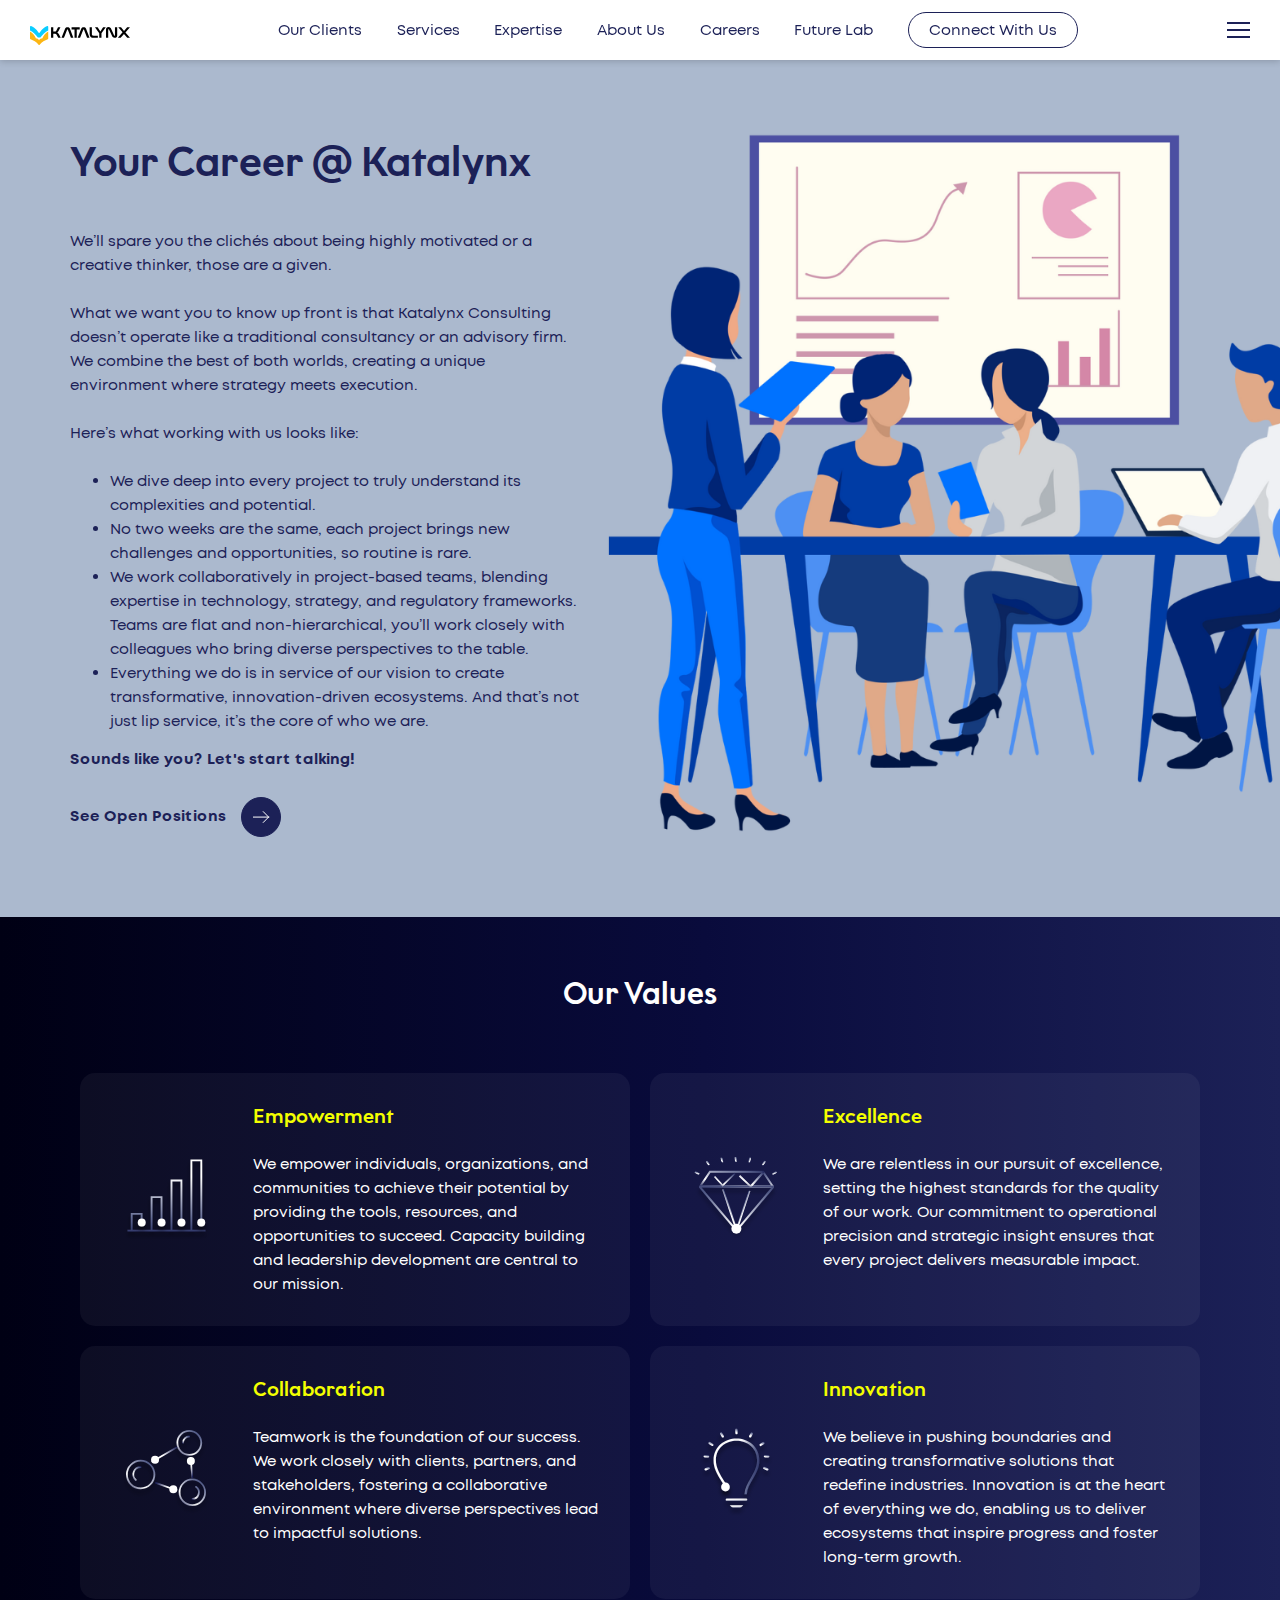
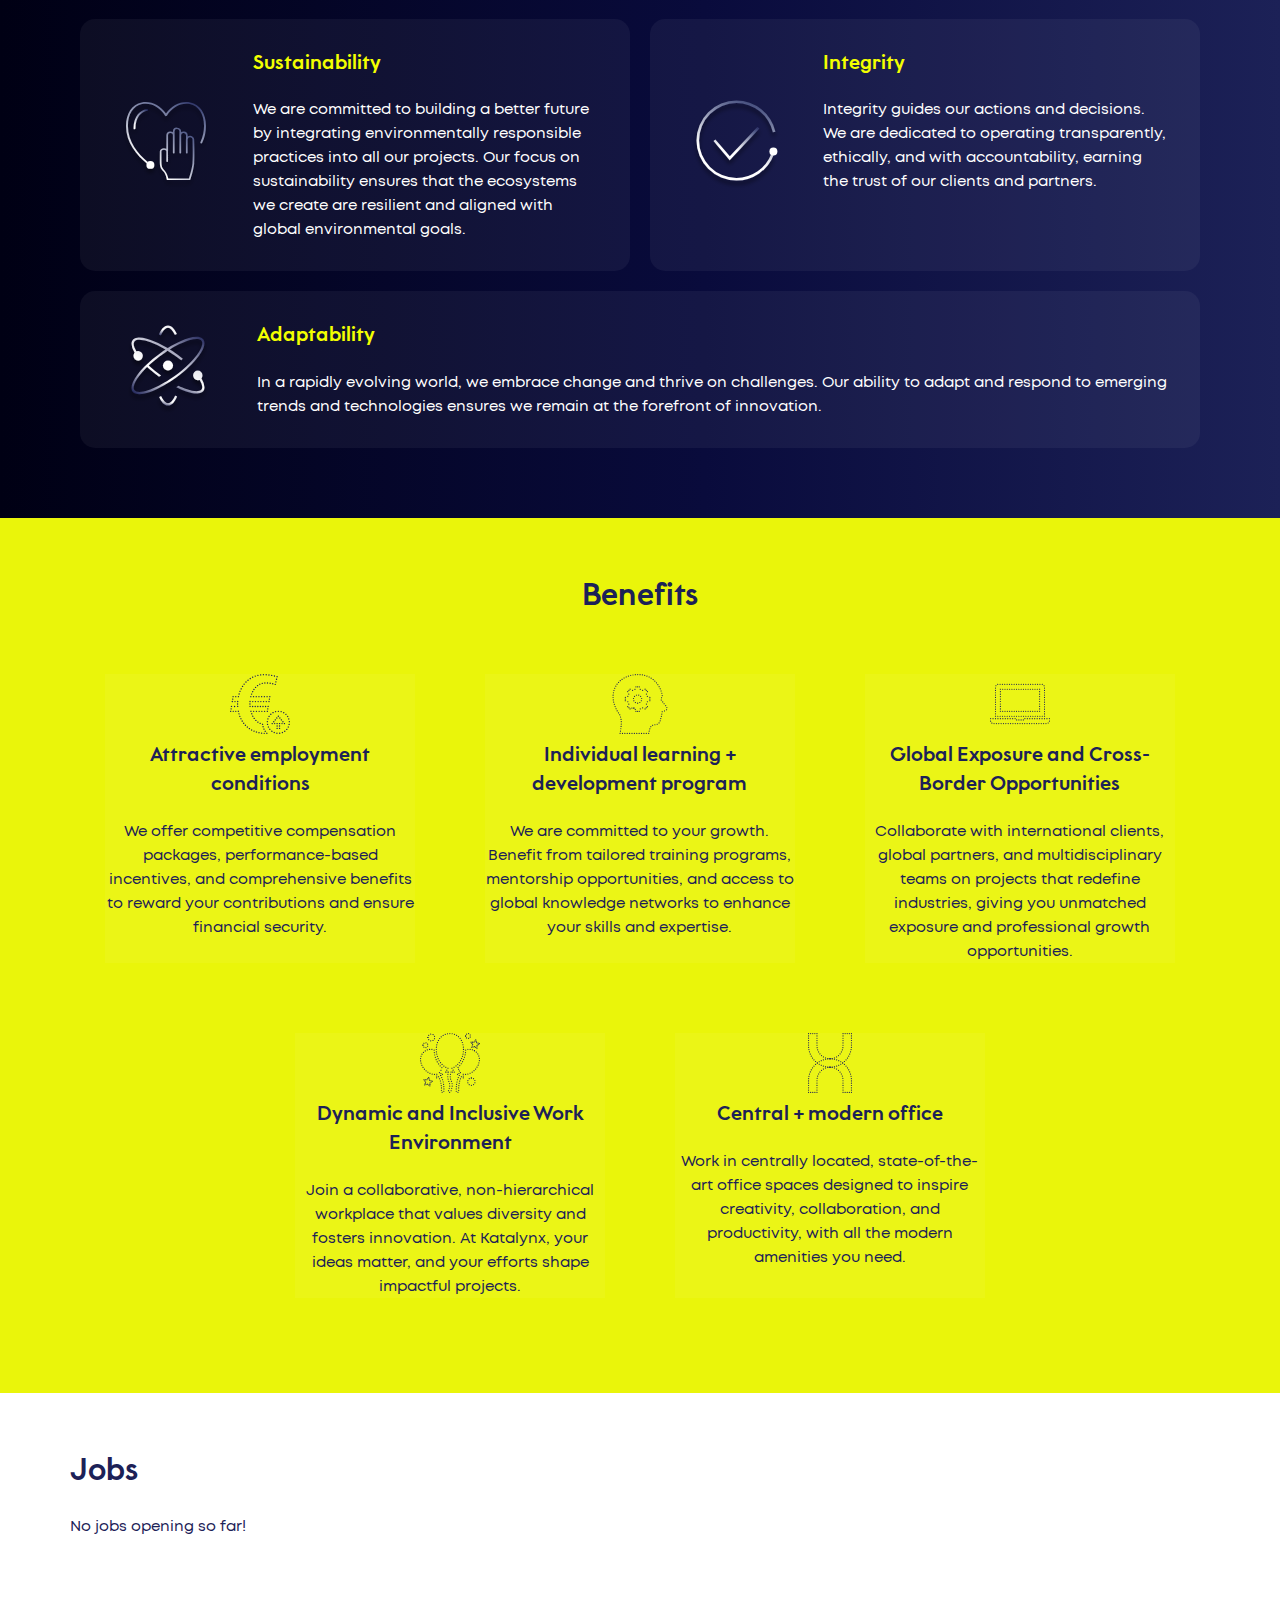
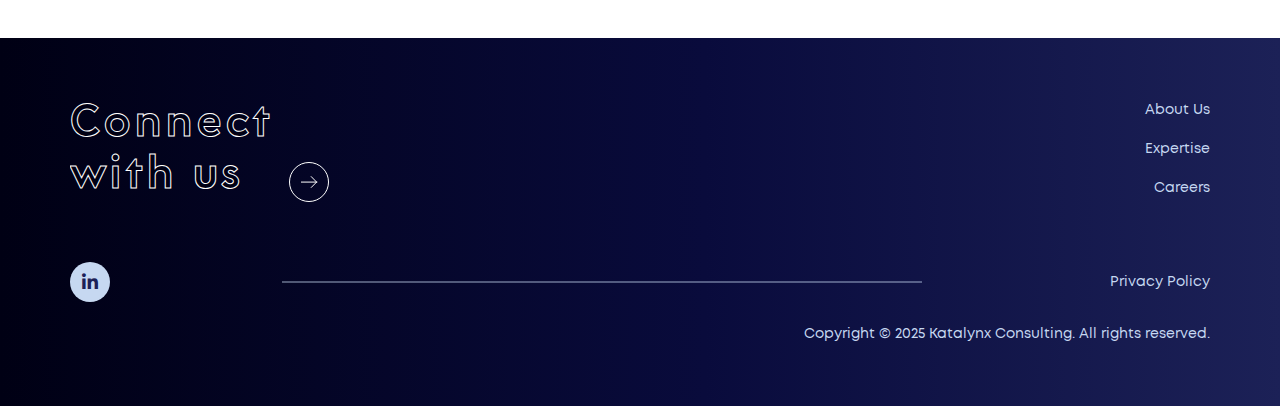
<file: careers.html>
<!DOCTYPE html><html>
    <head>

        <meta charset="UTF-8">
        <title>Careers - Strategy + Legal + Technology Consulting for innovation and technology infrastructure</title>
        
        <meta name="viewport" content="width=device-width, initial-scale=1, maximum-scale=1, user-scalable=no">
        <meta name="format-detection" content="telephone=yes">
        <meta name="theme-color" content="#1C2157">
        <meta name="facebook-domain-verification" content="ibfbs60bq3bphd62z1k3pqma1wqydf">
        
        
        <link rel="stylesheet" href="css/494NpfI0U0gq.css" type="text/css">
        
        <link rel="stylesheet" href="css/1BK62LZVliJi.css" type="text/css" media="only screen and (max-width: 600px)">
        <link rel="stylesheet" href="css/SUsZqWY0Ofz3.css" type="text/css" media="only screen and (min-width: 601px) and (max-width: 840px)">
        
        <link rel="icon" type="image/x-icon" href="images/Katalynx-logo-icon.svg">
        
        <!--[if lt IE 9]>
        <script>
        document.createElement("header");
        document.createElement("nav");
        document.createElement("section");
        document.createElement("article");
        document.createElement("footer");
        </script>
        <script src="http://html5shiv.googlecode.com/svn/trunk/html5.js"></script>
        <![endif]-->
        
        <meta name="robots" content="index, follow, max-image-preview:large, max-snippet:-1, max-video-preview:-1">
            <style>img:is([sizes="auto" i], [sizes^="auto," i]) { contain-intrinsic-size: 3000px 1500px }</style>
            <link rel="alternate" hreflang="en" href="#">
        <link rel="alternate" hreflang="x-default" href="#">
        
            <!-- This site is optimized with the Yoast SEO plugin v23.9 - https://yoast.com/wordpress/plugins/seo/ -->
            <meta name="description" content="Redefining Ecosystems Of The FutureBy Connecting Each Dot, Together">
            <link rel="canonical" href="#">
            <meta property="og:locale" content="en_US">
            <meta property="og:type" content="website">
            <meta property="og:description" content="Redefining Ecosystems Of The Future By Connecting Each Dot, Together">
            <meta property="og:url" content="#">
            <meta property="og:site_name" content="Katalynx Consulting">
            <meta property="article:modified_time" content="2025-08-29T10:43:47+00:00">
            <meta property="og:image:width" content="1200">
            <meta property="og:image:height" content="600">
            <meta property="og:image:type" content="image/png">
            <meta name="twitter:card" content="summary_large_image">
            <meta name="google-site-verification" content="HpKM2SILcdDYLlfVVi0W0jRArla7kLiSlq0gOaypGqU">
            <!-- / Yoast SEO plugin. -->
        
        
        <link rel="stylesheet" id="wp-block-library-css" href="css/GgJ090ugYCyZ.css" type="text/css" media="all">
        <style id="wp-block-library-theme-inline-css" type="text/css">
        .wp-block-audio :where(figcaption){color:#555;font-size:13px;text-align:center}.is-dark-theme .wp-block-audio :where(figcaption){color:#ffffffa6}.wp-block-audio{margin:0 0 1em}.wp-block-code{border:1px solid #ccc;border-radius:4px;font-family:Menlo,Consolas,monaco,monospace;padding:.8em 1em}.wp-block-embed :where(figcaption){color:#555;font-size:13px;text-align:center}.is-dark-theme .wp-block-embed :where(figcaption){color:#ffffffa6}.wp-block-embed{margin:0 0 1em}.blocks-gallery-caption{color:#555;font-size:13px;text-align:center}.is-dark-theme .blocks-gallery-caption{color:#ffffffa6}:root :where(.wp-block-image figcaption){color:#555;font-size:13px;text-align:center}.is-dark-theme :root :where(.wp-block-image figcaption){color:#ffffffa6}.wp-block-image{margin:0 0 1em}.wp-block-pullquote{border-bottom:4px solid;border-top:4px solid;color:currentColor;margin-bottom:1.75em}.wp-block-pullquote cite,.wp-block-pullquote footer,.wp-block-pullquote__citation{color:currentColor;font-size:.8125em;font-style:normal;text-transform:uppercase}.wp-block-quote{border-left:.25em solid;margin:0 0 1.75em;padding-left:1em}.wp-block-quote cite,.wp-block-quote footer{color:currentColor;font-size:.8125em;font-style:normal;position:relative}.wp-block-quote:where(.has-text-align-right){border-left:none;border-right:.25em solid;padding-left:0;padding-right:1em}.wp-block-quote:where(.has-text-align-center){border:none;padding-left:0}.wp-block-quote.is-large,.wp-block-quote.is-style-large,.wp-block-quote:where(.is-style-plain){border:none}.wp-block-search .wp-block-search__label{font-weight:700}.wp-block-search__button{border:1px solid #ccc;padding:.375em .625em}:where(.wp-block-group.has-background){padding:1.25em 2.375em}.wp-block-separator.has-css-opacity{opacity:.4}.wp-block-separator{border:none;border-bottom:2px solid;margin-left:auto;margin-right:auto}.wp-block-separator.has-alpha-channel-opacity{opacity:1}.wp-block-separator:not(.is-style-wide):not(.is-style-dots){width:100px}.wp-block-separator.has-background:not(.is-style-dots){border-bottom:none;height:1px}.wp-block-separator.has-background:not(.is-style-wide):not(.is-style-dots){height:2px}.wp-block-table{margin:0 0 1em}.wp-block-table td,.wp-block-table th{word-break:normal}.wp-block-table :where(figcaption){color:#555;font-size:13px;text-align:center}.is-dark-theme .wp-block-table :where(figcaption){color:#ffffffa6}.wp-block-video :where(figcaption){color:#555;font-size:13px;text-align:center}.is-dark-theme .wp-block-video :where(figcaption){color:#ffffffa6}.wp-block-video{margin:0 0 1em}:root :where(.wp-block-template-part.has-background){margin-bottom:0;margin-top:0;padding:1.25em 2.375em}
        </style>
        <style id="classic-theme-styles-inline-css" type="text/css">
        /*! This file is auto-generated */
        .wp-block-button__link{color:#fff;background-color:#32373c;border-radius:9999px;box-shadow:none;text-decoration:none;padding:calc(.667em + 2px) calc(1.333em + 2px);font-size:1.125em}.wp-block-file__button{background:#32373c;color:#fff;text-decoration:none}
        </style>
        <style id="global-styles-inline-css" type="text/css">
        :root{--wp--preset--aspect-ratio--square: 1;--wp--preset--aspect-ratio--4-3: 4/3;--wp--preset--aspect-ratio--3-4: 3/4;--wp--preset--aspect-ratio--3-2: 3/2;--wp--preset--aspect-ratio--2-3: 2/3;--wp--preset--aspect-ratio--16-9: 16/9;--wp--preset--aspect-ratio--9-16: 9/16;--wp--preset--color--black: #000000;--wp--preset--color--cyan-bluish-gray: #abb8c3;--wp--preset--color--white: #ffffff;--wp--preset--color--pale-pink: #f78da7;--wp--preset--color--vivid-red: #cf2e2e;--wp--preset--color--luminous-vivid-orange: #ff6900;--wp--preset--color--luminous-vivid-amber: #fcb900;--wp--preset--color--light-green-cyan: #7bdcb5;--wp--preset--color--vivid-green-cyan: #00d084;--wp--preset--color--pale-cyan-blue: #8ed1fc;--wp--preset--color--vivid-cyan-blue: #0693e3;--wp--preset--color--vivid-purple: #9b51e0;--wp--preset--gradient--vivid-cyan-blue-to-vivid-purple: linear-gradient(135deg,rgba(6,147,227,1) 0%,rgb(155,81,224) 100%);--wp--preset--gradient--light-green-cyan-to-vivid-green-cyan: linear-gradient(135deg,rgb(122,220,180) 0%,rgb(0,208,130) 100%);--wp--preset--gradient--luminous-vivid-amber-to-luminous-vivid-orange: linear-gradient(135deg,rgba(252,185,0,1) 0%,rgba(255,105,0,1) 100%);--wp--preset--gradient--luminous-vivid-orange-to-vivid-red: linear-gradient(135deg,rgba(255,105,0,1) 0%,rgb(207,46,46) 100%);--wp--preset--gradient--very-light-gray-to-cyan-bluish-gray: linear-gradient(135deg,rgb(238,238,238) 0%,rgb(169,184,195) 100%);--wp--preset--gradient--cool-to-warm-spectrum: linear-gradient(135deg,rgb(74,234,220) 0%,rgb(151,120,209) 20%,rgb(207,42,186) 40%,rgb(238,44,130) 60%,rgb(251,105,98) 80%,rgb(254,248,76) 100%);--wp--preset--gradient--blush-light-purple: linear-gradient(135deg,rgb(255,206,236) 0%,rgb(152,150,240) 100%);--wp--preset--gradient--blush-bordeaux: linear-gradient(135deg,rgb(254,205,165) 0%,rgb(254,45,45) 50%,rgb(107,0,62) 100%);--wp--preset--gradient--luminous-dusk: linear-gradient(135deg,rgb(255,203,112) 0%,rgb(199,81,192) 50%,rgb(65,88,208) 100%);--wp--preset--gradient--pale-ocean: linear-gradient(135deg,rgb(255,245,203) 0%,rgb(182,227,212) 50%,rgb(51,167,181) 100%);--wp--preset--gradient--electric-grass: linear-gradient(135deg,rgb(202,248,128) 0%,rgb(113,206,126) 100%);--wp--preset--gradient--midnight: linear-gradient(135deg,rgb(2,3,129) 0%,rgb(40,116,252) 100%);--wp--preset--font-size--small: 13px;--wp--preset--font-size--medium: 20px;--wp--preset--font-size--large: 36px;--wp--preset--font-size--x-large: 42px;--wp--preset--spacing--20: 0.44rem;--wp--preset--spacing--30: 0.67rem;--wp--preset--spacing--40: 1rem;--wp--preset--spacing--50: 1.5rem;--wp--preset--spacing--60: 2.25rem;--wp--preset--spacing--70: 3.38rem;--wp--preset--spacing--80: 5.06rem;--wp--preset--shadow--natural: 6px 6px 9px rgba(0, 0, 0, 0.2);--wp--preset--shadow--deep: 12px 12px 50px rgba(0, 0, 0, 0.4);--wp--preset--shadow--sharp: 6px 6px 0px rgba(0, 0, 0, 0.2);--wp--preset--shadow--outlined: 6px 6px 0px -3px rgba(255, 255, 255, 1), 6px 6px rgba(0, 0, 0, 1);--wp--preset--shadow--crisp: 6px 6px 0px rgba(0, 0, 0, 1);}:where(.is-layout-flex){gap: 0.5em;}:where(.is-layout-grid){gap: 0.5em;}body .is-layout-flex{display: flex;}.is-layout-flex{flex-wrap: wrap;align-items: center;}.is-layout-flex > :is(*, div){margin: 0;}body .is-layout-grid{display: grid;}.is-layout-grid > :is(*, div){margin: 0;}:where(.wp-block-columns.is-layout-flex){gap: 2em;}:where(.wp-block-columns.is-layout-grid){gap: 2em;}:where(.wp-block-post-template.is-layout-flex){gap: 1.25em;}:where(.wp-block-post-template.is-layout-grid){gap: 1.25em;}.has-black-color{color: var(--wp--preset--color--black) !important;}.has-cyan-bluish-gray-color{color: var(--wp--preset--color--cyan-bluish-gray) !important;}.has-white-color{color: var(--wp--preset--color--white) !important;}.has-pale-pink-color{color: var(--wp--preset--color--pale-pink) !important;}.has-vivid-red-color{color: var(--wp--preset--color--vivid-red) !important;}.has-luminous-vivid-orange-color{color: var(--wp--preset--color--luminous-vivid-orange) !important;}.has-luminous-vivid-amber-color{color: var(--wp--preset--color--luminous-vivid-amber) !important;}.has-light-green-cyan-color{color: var(--wp--preset--color--light-green-cyan) !important;}.has-vivid-green-cyan-color{color: var(--wp--preset--color--vivid-green-cyan) !important;}.has-pale-cyan-blue-color{color: var(--wp--preset--color--pale-cyan-blue) !important;}.has-vivid-cyan-blue-color{color: var(--wp--preset--color--vivid-cyan-blue) !important;}.has-vivid-purple-color{color: var(--wp--preset--color--vivid-purple) !important;}.has-black-background-color{background-color: var(--wp--preset--color--black) !important;}.has-cyan-bluish-gray-background-color{background-color: var(--wp--preset--color--cyan-bluish-gray) !important;}.has-white-background-color{background-color: var(--wp--preset--color--white) !important;}.has-pale-pink-background-color{background-color: var(--wp--preset--color--pale-pink) !important;}.has-vivid-red-background-color{background-color: var(--wp--preset--color--vivid-red) !important;}.has-luminous-vivid-orange-background-color{background-color: var(--wp--preset--color--luminous-vivid-orange) !important;}.has-luminous-vivid-amber-background-color{background-color: var(--wp--preset--color--luminous-vivid-amber) !important;}.has-light-green-cyan-background-color{background-color: var(--wp--preset--color--light-green-cyan) !important;}.has-vivid-green-cyan-background-color{background-color: var(--wp--preset--color--vivid-green-cyan) !important;}.has-pale-cyan-blue-background-color{background-color: var(--wp--preset--color--pale-cyan-blue) !important;}.has-vivid-cyan-blue-background-color{background-color: var(--wp--preset--color--vivid-cyan-blue) !important;}.has-vivid-purple-background-color{background-color: var(--wp--preset--color--vivid-purple) !important;}.has-black-border-color{border-color: var(--wp--preset--color--black) !important;}.has-cyan-bluish-gray-border-color{border-color: var(--wp--preset--color--cyan-bluish-gray) !important;}.has-white-border-color{border-color: var(--wp--preset--color--white) !important;}.has-pale-pink-border-color{border-color: var(--wp--preset--color--pale-pink) !important;}.has-vivid-red-border-color{border-color: var(--wp--preset--color--vivid-red) !important;}.has-luminous-vivid-orange-border-color{border-color: var(--wp--preset--color--luminous-vivid-orange) !important;}.has-luminous-vivid-amber-border-color{border-color: var(--wp--preset--color--luminous-vivid-amber) !important;}.has-light-green-cyan-border-color{border-color: var(--wp--preset--color--light-green-cyan) !important;}.has-vivid-green-cyan-border-color{border-color: var(--wp--preset--color--vivid-green-cyan) !important;}.has-pale-cyan-blue-border-color{border-color: var(--wp--preset--color--pale-cyan-blue) !important;}.has-vivid-cyan-blue-border-color{border-color: var(--wp--preset--color--vivid-cyan-blue) !important;}.has-vivid-purple-border-color{border-color: var(--wp--preset--color--vivid-purple) !important;}.has-vivid-cyan-blue-to-vivid-purple-gradient-background{background: var(--wp--preset--gradient--vivid-cyan-blue-to-vivid-purple) !important;}.has-light-green-cyan-to-vivid-green-cyan-gradient-background{background: var(--wp--preset--gradient--light-green-cyan-to-vivid-green-cyan) !important;}.has-luminous-vivid-amber-to-luminous-vivid-orange-gradient-background{background: var(--wp--preset--gradient--luminous-vivid-amber-to-luminous-vivid-orange) !important;}.has-luminous-vivid-orange-to-vivid-red-gradient-background{background: var(--wp--preset--gradient--luminous-vivid-orange-to-vivid-red) !important;}.has-very-light-gray-to-cyan-bluish-gray-gradient-background{background: var(--wp--preset--gradient--very-light-gray-to-cyan-bluish-gray) !important;}.has-cool-to-warm-spectrum-gradient-background{background: var(--wp--preset--gradient--cool-to-warm-spectrum) !important;}.has-blush-light-purple-gradient-background{background: var(--wp--preset--gradient--blush-light-purple) !important;}.has-blush-bordeaux-gradient-background{background: var(--wp--preset--gradient--blush-bordeaux) !important;}.has-luminous-dusk-gradient-background{background: var(--wp--preset--gradient--luminous-dusk) !important;}.has-pale-ocean-gradient-background{background: var(--wp--preset--gradient--pale-ocean) !important;}.has-electric-grass-gradient-background{background: var(--wp--preset--gradient--electric-grass) !important;}.has-midnight-gradient-background{background: var(--wp--preset--gradient--midnight) !important;}.has-small-font-size{font-size: var(--wp--preset--font-size--small) !important;}.has-medium-font-size{font-size: var(--wp--preset--font-size--medium) !important;}.has-large-font-size{font-size: var(--wp--preset--font-size--large) !important;}.has-x-large-font-size{font-size: var(--wp--preset--font-size--x-large) !important;}
        :where(.wp-block-post-template.is-layout-flex){gap: 1.25em;}:where(.wp-block-post-template.is-layout-grid){gap: 1.25em;}
        :where(.wp-block-columns.is-layout-flex){gap: 2em;}:where(.wp-block-columns.is-layout-grid){gap: 2em;}
        :root :where(.wp-block-pullquote){font-size: 1.5em;line-height: 1.6;}
        </style>
        <link rel="stylesheet" id="wpml-blocks-css" href="css/fPwu8HFJ3kfa.css" type="text/css" media="all">
        <link rel="stylesheet" id="contact-form-7-css" href="css/F0RNFzs7ZMyP.css" type="text/css" media="all">
        <link rel="stylesheet" id="wpa-css-css" href="css/DyCBeF6PUfgx.css" type="text/css" media="all">
        <link rel="stylesheet" id="wpml-menu-item-0-css" href="css/AtTC0AFimkpC.css" type="text/css" media="all">
        <link rel="stylesheet" id="search-filter-plugin-styles-css" href="css/FSuTOtWy3qNy.css" type="text/css" media="all">
        <link rel="stylesheet" id="borlabs-cookie-css" href="css/UmhBQnDnfecl.css" type="text/css" media="all">
        <style id="generateblocks-inline-css" type="text/css">
        .gb-container .wp-block-image img{vertical-align:middle;}.gb-grid-wrapper .wp-block-image{margin-bottom:0;}.gb-highlight{background:none;}.gb-container-link{position:absolute;top:0;right:0;bottom:0;left:0;z-index:99;}
        </style>
        
        
        <script type="text/javascript" src="js/KeFz8wgcpkMG.js" id="jquery-core-js"></script>
        
        <!-- Google tag (gtag.js) -->
        <script async src="https://www.googletagmanager.com/gtag/js?id=G-9S1QQF75H0"></script>
        <script>
        window.dataLayer = window.dataLayer || [];
        function gtag(){dataLayer.push(arguments);}
        gtag('js', new Date());

        gtag('config', 'G-9S1QQF75H0');
        </script>
        
        
        
        
        <meta name="generator" content="WPML ver:4.6.14 stt:1,3;">
        <!-- Google Tag Manager -->
        
        <!-- End Google Tag Manager -->
        </head>    
    <body class="page-template page-template-career page-template-career-php page page-id-84725 wp-embed-responsive en">
    
        <header id="_nav_header">
            <div class="logo desktop">
                <a href="index.html">
                    <svg version="1.1" id="Ebene_1" xmlns="http://www.w3.org/2000/svg" xmlns:xlink="http://www.w3.org/1999/xlink" x="0px" y="0px" viewBox="0 0 200 50" enable-background="new 0 0 200 50" xml:space="preserve">
                        <img src="./images/Katalynx-Logo- Colored.svg" alt="" style="width: 100%; margin-top:-40%;" id="logo">
                    </svg>
                </a></div>

            <div class="top_nav"><div class="menu-top-navigation-container"><ul id="menu-top-navigation" class="menu"><li id="menu-item-27" class="scrollLink menu-item menu-item-type-custom menu-item-object-custom current-menu-item current_page_item menu-item-27"><a href="our_clients.html" aria-current="page">Our Clients</a></li>
<li id="menu-item-84938" class="scrollLink menu-item menu-item-type-custom menu-item-object-custom current-menu-item current_page_item menu-item-84938"><a href="our_services.html" aria-current="page">Services</a></li>
<li id="menu-item-85733" class="scrollLink menu-item menu-item-type-custom menu-item-object-custom current-menu-item current_page_item menu-item-85733"><a href="expertise.html" aria-current="page">Expertise</a></li>
<li id="menu-item-85269" class="menu-item menu-item-type-post_type menu-item-object-page menu-item-85269"><a href="about-us.html">About Us</a></li>
<li id="menu-item-85269" class="menu-item menu-item-type-post_type menu-item-object-page menu-item-85269"><a href="careers.html">Careers</a></li>

<li id="menu-item-87023" class="menu-item menu-item-type-post_type menu-item-object-page menu-item-87023"><a href="coming-soon.html">Future Lab</a></li>
<li id="menu-item-84993" class="contact menu-item menu-item-type-post_type menu-item-object-page menu-item-84993"><a href="contact-us.html">Connect With Us</a></li>
</ul></div></div>
            
            <div class="nav_bar">
                <div class="burger">
                    <div></div>
                    <div></div>
                    <div></div>
                </div>
            </div>
            
            
            <nav>
                <div class="top_mobile">
                    <div class="active main_nav_btn" data-sec="main_nav">What we do</div>
                    <div class="sec_nav_btn" data-sec="sec_nav">Who we are</div>
                </div>
                
                <div class="main_nav navigation">
                    <div class="top">
                        <div class="nav-logo"><a href="index.html"><noscript><img src="./images/Katalynx-Logo- white.svg"></noscript><img class="lazyload" src="data:image/svg+xml,%3Csvg%20xmlns=%22http://www.w3.org/2000/svg%22%20viewBox=%220%200%20210%20140%22%3E%3C/svg%3E" data-src="./images/Katalynx-Logo- white.svg"></a></div>
                        <div class="nav-title">What we do</div>
                    </div>
                    
                    <div class="menu-primary-navigation-container"><ul id="menu-primary-navigation" class="menu">
                        <li id="menu-item-85238" class="menu-item menu-item-type-post_type menu-item-object-page menu-item-85238"><a href="our_services.html">Services</a></li>
                        <li id="menu-item-85238" class="menu-item menu-item-type-post_type menu-item-object-page menu-item-85238"><a href="our_clients.html">Clients</a></li>
<li id="menu-item-85238" class="menu-item menu-item-type-post_type menu-item-object-page menu-item-85238"><a href="expertise.html">Expertise</a></li>
<li id="menu-item-87982" class="menu-item menu-item-type-post_type menu-item-object-page menu-item-87982"><a href="coming-soon.html">Future Lab</a></li>
<li id="menu-item-85595" class="contact mobile menu-item menu-item-type-post_type menu-item-object-page menu-item-85595"><a href="contact-us.html">Connect with us</a></li>
</ul></div>						
                </div>
    
                <div class="sec_nav navigation">
                    <div class="top">
                        <div class="nav-title">Who we are</div></div>
                    <div class="nav-container">
                        <div class="menu-secondary-navigation-container"><ul id="menu-secondary-navigation" class="menu"><li id="menu-item-85241" class="menu-item menu-item-type-post_type menu-item-object-page menu-item-85241"><a href="about-us.html">About Katalynx</a></li>
<li id="menu-item-85243" class="menu-item menu-item-type-post_type menu-item-object-page menu-item-85243"><a href="careers.html">Careers</a></li>
<li id="menu-item-91140" class="menu-item menu-item-type-post_type menu-item-object-page menu-item-91140"><a href="coming-soon.html">News</a></li>
<li id="menu-item-85246" class="contact menu-item menu-item-type-post_type menu-item-object-page menu-item-85246"><a href="contact-us.html">Connect with us</a></li>
</ul></div>							
                        <div class="nav-contact">
                            <div class="dc"><noscript><img src="./images/dc_blue.svg"></noscript><img class="lazyload" src="data:image/svg+xml,%3Csvg%20xmlns=%22http://www.w3.org/2000/svg%22%20viewBox=%220%200%20210%20140%22%3E%3C/svg%3E" data-src="./images/dc_blue.svg"></div>
                                                        <a href="info@katalynx.com">info@katalynx.com</a><br>
                            <a href="tel:+49 30 586 930 000">+92 311 0000000</a><br> 
                            <a href="https://www.google.com/maps/place/Daftarkhwan+%7C+Alpha/@33.6067052,73.0980566,17z/data=!3m1!4b1!4m6!3m5!1s0x38dfebe171eab46d:0x668f0f33eeab4c68!8m2!3d33.6067052!4d73.1006315!16s%2Fg%2F11tmrw5lqf?entry=ttu&g_ep=EgoyMDI0MTEyNC4xIKXMDSoASAFQAw%3D%3D" target="_blank">Daftarkhwan | Alpha<br>
                                Old Airport Rd, Chaklala Cantt.<br>
                                Rawalpindi, Punjab 46000</a>
                                                    </div>
                        
                    </div>
                </div>
            </nav>
            
            
            
            <div class="nav_bar_mobile">
                <div class="logo mobile">
                    <a href="index.html">
                    <svg version="1.1" id="Ebene_1" xmlns="http://www.w3.org/2000/svg" xmlns:xlink="http://www.w3.org/1999/xlink" x="0px" y="0px" viewBox="0 0 200 50" enable-background="new 0 0 200 50" xml:space="preserve">
                        <img src="./images/Katalynx-Logo- Colored.svg" alt="" style="width: 100%; margin-top:-40%;" id="logo">

                    </svg>
                </a>
                </div>
                <div class="burger">
                    <div></div>
                    <div></div>
                    <div></div>
                </div>
            </div>
            
            
        </header>
        
    
    
    <div class="lazyload" id="hero" data-bg="./images/cartoons.png" style="background-image: url(./images/cartoons.png);">
        <div class="container wrapper grid-2">
    
            <div class="column">
                <h1>Your Career @ Katalynx</h1>
                <div class="intro">
                                          
    <p>We’ll spare you the clichés about being highly motivated or a creative thinker, those are a given.</p>
    
    
    
    <p>What we want you to know up front is that Katalynx Consulting doesn’t operate like a traditional consultancy or an advisory firm. We combine the best of both worlds, creating a unique environment where strategy meets execution.</p>
    
    
    
    <p>Here’s what working with us looks like:</p>
    <ul>
    <li><p>We dive deep into every project to truly understand its complexities and potential.</p></li>
    <li><p>No two weeks are the same, each project brings new challenges and opportunities, so routine is rare.</p></li>
    <li><p>We work collaboratively in project-based teams, blending expertise in technology, strategy, and regulatory frameworks. Teams are flat and non-hierarchical, you’ll work closely with colleagues who bring diverse perspectives to the table.</p></li>
    <li><p>Everything we do is in service of our vision to create transformative, innovation-driven ecosystems. And that’s not just lip service, it’s the core of who we are.</p></li>
    </ul>
    <b><p>Sounds like you? Let's start talking!</p></b>
    <br>

                                    <span class="scrollLink"><a class="read-more blue full" href="#jobs">See Open Positions</a></span>
                </div>
            </div>
    
            <div class="column video">
                                                </div>
    
        </div>
    </div>
    
    <article>    
        <section id="values">
            <div class="container">
                                    <h2>Our Values</h2>
    
                        <div class="wrapper">
                                                        <div class="single-value col">
                                        <div class="img"><noscript><img src="./images/Striving-for-the-best.svg"></noscript><img class="lazyload" src="./images/Striving-for-the-best.svg" data-src="./images/Striving-for-the-best.svg"></div>
                                        <div class="content">
                                            <h3>Empowerment</h3>
                                            <div class="text"><p>We empower individuals, organizations, and communities to achieve their potential by providing the tools, resources, and opportunities to succeed. Capacity building and leadership development are central to our mission.</p>
    </div>
                                        </div>
    
                                </div>
                                                        <div class="single-value col">
                                        <div class="img"><noscript><img src="./images/Creating-value.svg"></noscript><img class="lazyload" src="./images/Creating-value.svg" data-src="./images/Creating-value.svg"></div>
                                        <div class="content">
                                            <h3>Excellence</h3>
                                            <div class="text"><p>We are relentless in our pursuit of excellence, setting the highest standards for the quality of our work. Our commitment to operational precision and strategic insight ensures that every project delivers measurable impact.</p>
    </div>
                                        </div>
    
                                </div>
                                                        <div class="single-value col">
                                        <div class="img"><noscript><img src="./images/Working-together.svg"></noscript><img class="lazyload" src="./images/Working-together.svg" data-src="./images/Working-together.svg"></div>
                                        <div class="content">
                                            <h3>Collaboration</h3>
                                            <div class="text"><p>Teamwork is the foundation of our success. We work closely with clients, partners, and stakeholders, fostering a collaborative environment where diverse perspectives lead to impactful solutions.</p>
    </div>
                                        </div>
    
                                </div>
                                                        <div class="single-value col">
                                        <div class="img"><noscript><img src="./images/Committed-to-innovation.svg"></noscript><img class="lazyload" src="./images/Committed-to-innovation.svg" data-src="./images/Committed-to-innovation.svg"></div>
                                        <div class="content">
                                            <h3>Innovation</h3>
                                            <div class="text"><p>We believe in pushing boundaries and creating transformative solutions that redefine industries. Innovation is at the heart of everything we do, enabling us to deliver ecosystems that inspire progress and foster long-term growth.</p>
                                        </div>
                                        </div>
    
                                </div>
                                                        <div class="single-value col">
                                        <div class="img"><noscript><img src="./images/Following-our-passion.svg"></noscript><img class="lazyload" src="./images/Following-our-passion.svg" data-src="./images/Following-our-passion.svg"></div>
                                        <div class="content">
                                            <h3>Sustainability</h3>
                                            <div class="text"><p>We are committed to building a better future by integrating environmentally responsible practices into all our projects. Our focus on sustainability ensures that the ecosystems we create are resilient and aligned with global environmental goals.</p>
    </div>
                                        </div>
    
                                </div>
                                                        <div class="single-value col">
                                        <div class="img"><noscript><img src="./images/Doing-the-right-thing.svg"></noscript><img class="lazyload" src="./images/Doing-the-right-thing.svg" data-src="./images/Doing-the-right-thing.svg"></div>
                                        <div class="content">
                                            <h3>Integrity</h3>
                                            <div class="text"><p>Integrity guides our actions and decisions. We are dedicated to operating transparently, ethically, and with accountability, earning the trust of our clients and partners.</p>
    </div>
                                        </div>
    
                                </div>
                                                        <div class="single-value col">
                                        <div class="img"><noscript><img src="./images/Never-stop-learning.svg"></noscript><img class="lazyload" src="./images/Never-stop-learning.svg" data-src="./images/Never-stop-learning.svg"></div>
                                        <div class="content">
                                            <h3>Adaptability</h3>
                                            <div class="text"><p>In a rapidly evolving world, we embrace change and thrive on challenges. Our ability to adapt and respond to emerging trends and technologies ensures we remain at the forefront of innovation.</p>
    </div>
                                        </div>
    
                                </div>
                                                </div>
    
                        </div>
        </section>
    
        <section id="benefits">
            <div class="container">
                                    <h2>Benefits</h2>
    
                        <div class="wrapper">
                                                        <div class="single-benefit col">
                                        <div class="img"><noscript><img src="./images/Attractive-employment-conditions.svg"></noscript><img class="lazyload" src="./images/Attractive-employment-conditions.svg" data-src="./images/Attractive-employment-conditions.svg"></div>
                                        <div class="content">
                                            <h3>Attractive employment conditions</h3>
                                            <div class="text"><p>We offer competitive compensation packages, performance-based incentives, and comprehensive benefits to reward your contributions and ensure financial security.</p>
    </div>
                                        </div>
    
                                </div>
                                                        <div class="single-benefit col">
                                        <div class="img"><noscript><img src="./images/Individual-learning-and-development.svg"></noscript><img class="lazyload" src="./images/Individual-learning-and-development.svg" data-src="./images/Individual-learning-and-development.svg"></div>
                                        <div class="content">
                                            <h3>Individual learning + development program</h3>
                                            <div class="text"><p>We are committed to your growth. Benefit from tailored training programs, mentorship opportunities, and access to global knowledge networks to enhance your skills and expertise. </p>
    </div>
                                        </div>
    
                                </div>
                                                        <div class="single-benefit col">
                                        <div class="img"><noscript><img src="./images/Digital-way-of-working.svg"></noscript><img class="lazyload" src="./images/Digital-way-of-working.svg" data-src="./images/Digital-way-of-working.svg"></div>
                                        <div class="content">
                                            <h3>Global Exposure and Cross-Border Opportunities</h3>
                                            <div class="text"><p>Collaborate with international clients, global partners, and multidisciplinary teams on projects that redefine industries, giving you unmatched exposure and professional growth opportunities.</p>
    </div>
                                        </div>
    
                                </div>
                                                        <div class="single-benefit col">
                                        <div class="img"><noscript><img src="./images/Team-events.svg"></noscript><img class="lazyload" src="./images/Team-events.svg" data-src="./images/Team-events.svg"></div>
                                        <div class="content">
                                            <h3>Dynamic and Inclusive Work Environment</h3>
                                            <div class="text"><p>Join a collaborative, non-hierarchical workplace that values diversity and fosters innovation. At Katalynx, your ideas matter, and your efforts shape impactful projects.</p>
    </div>
                                        </div>
    
                                </div>
                                                        <div class="single-benefit col">
                                        <div class="img"><noscript><img src="./images/Central-modern-office.svg"></noscript><img class="lazyload" src="./images/Central-modern-office.svg" data-src="./images/Central-modern-office.svg"></div>
                                        <div class="content">
                                            <h3>Central + modern office </h3>
                                            <div class="text"><p>Work in centrally located, state-of-the-art office spaces designed to inspire creativity, collaboration, and productivity, with all the modern amenities you need.</p>
    </div>
                                        </div>
    
                                </div>
                                                </div>
    
                        </div>
        </section>
    
    
    
        <section id="jobs">
            <div class="container">
                <h2>Jobs</h2>

                <p class="text-center">No jobs opening so far!</p>
                
            </li></ul></form></div>
                <div class="job-list">
                <div class="result"><div class="search-filter-results" id="search-filter-results-86029">			
                
    
                
                            
                <div class="pagination">
                            </div>
        
        
    
                
    
    
    
                </div></div> 
                </div>
                
                
                
    
                
            </div>
        </section>
    </article>
    
    
    
    <footer>
        <div class="container">
        
            <div class="wrapper grid-2">
                <div class="column">
                    <a href="contact-us.html" class="read-more white"><p class="header">Connect <br>with us</p></a>
                </div>
    
                <div class="column">
                    <div class="footer_nav"><div class="menu-footer-navigation-container"><ul id="menu-footer-navigation" class="menu"><li id="menu-item-84722" class="menu-item menu-item-type-post_type menu-item-object-page menu-item-84722"><a href="about-us.html">About Us</a></li>
    <li id="menu-item-84728" class="menu-item menu-item-type-post_type menu-item-object-page menu-item-84728"><a href="expertise.html">Expertise</a></li>
    <li id="menu-item-84727" class="menu-item menu-item-type-post_type menu-item-object-page menu-item-84727"><a href="careers.html">Careers</a></li>
    </ul></div></div>
                </div>
            </div>
            
            <div class="wrapper">
                <div class="col"><a href="https://www.linkedin.com/company/katalynx" target="_blank"><i class="fab fa-linkedin-in"></i></a></div>
                <div class="col"><div class="line"></div></div>
                <div class="col footer_nav_legal"><div class="menu-footer-legal-notes-container"><ul id="menu-footer-legal-notes" class="menu">
    <li id="menu-item-84733" class="menu-item menu-item-type-post_type menu-item-object-page menu-item-privacy-policy menu-item-84733"><a rel="privacy-policy" href="privacy.html">Privacy Policy</a></li>
    </ul></div></div>
            </div>
            
            <div class="copyright">Copyright © 2025 Katalynx Consulting. All rights reserved.</div>
            
        </div>
    </footer>
</script></div><!--googleon: all--><noscript><style>.lazyload{display:none;}</style></noscript><script data-noptimize="1">window.lazySizesConfig=window.lazySizesConfig||{};window.lazySizesConfig.loadMode=1;</script><script async="" data-noptimize="1" src="js/tXfRp2tVbICm.js"></script><script type="text/javascript" src="js/hg9YNbXr8LSE.js" id="wp-hooks-js"></script>
<script type="text/javascript" src="js/Mh1tmpq8T5L1.js" id="wp-i18n-js"></script>




<script type="text/javascript" src="js/wZyhqElptgUH.js" id="contact-form-7-js"></script>

<script defer="" src="js/K1RiI8LgWOqG.js"></script>

<script>
    window.addEventListener('scroll', function () {
        const logo = document.querySelector('#logo'); // Select the logo
        const scrollThreshold = 70; // Pixels scrolled before the change
        
        if (window.scrollY > scrollThreshold) {
            // Change to a new logo
            logo.setAttribute('src', './images/Katalynx-Logo- Colored.svg');
        } else {
            // Revert to the original logo
        }
    });
</script>

    
    </body></html>
</file>
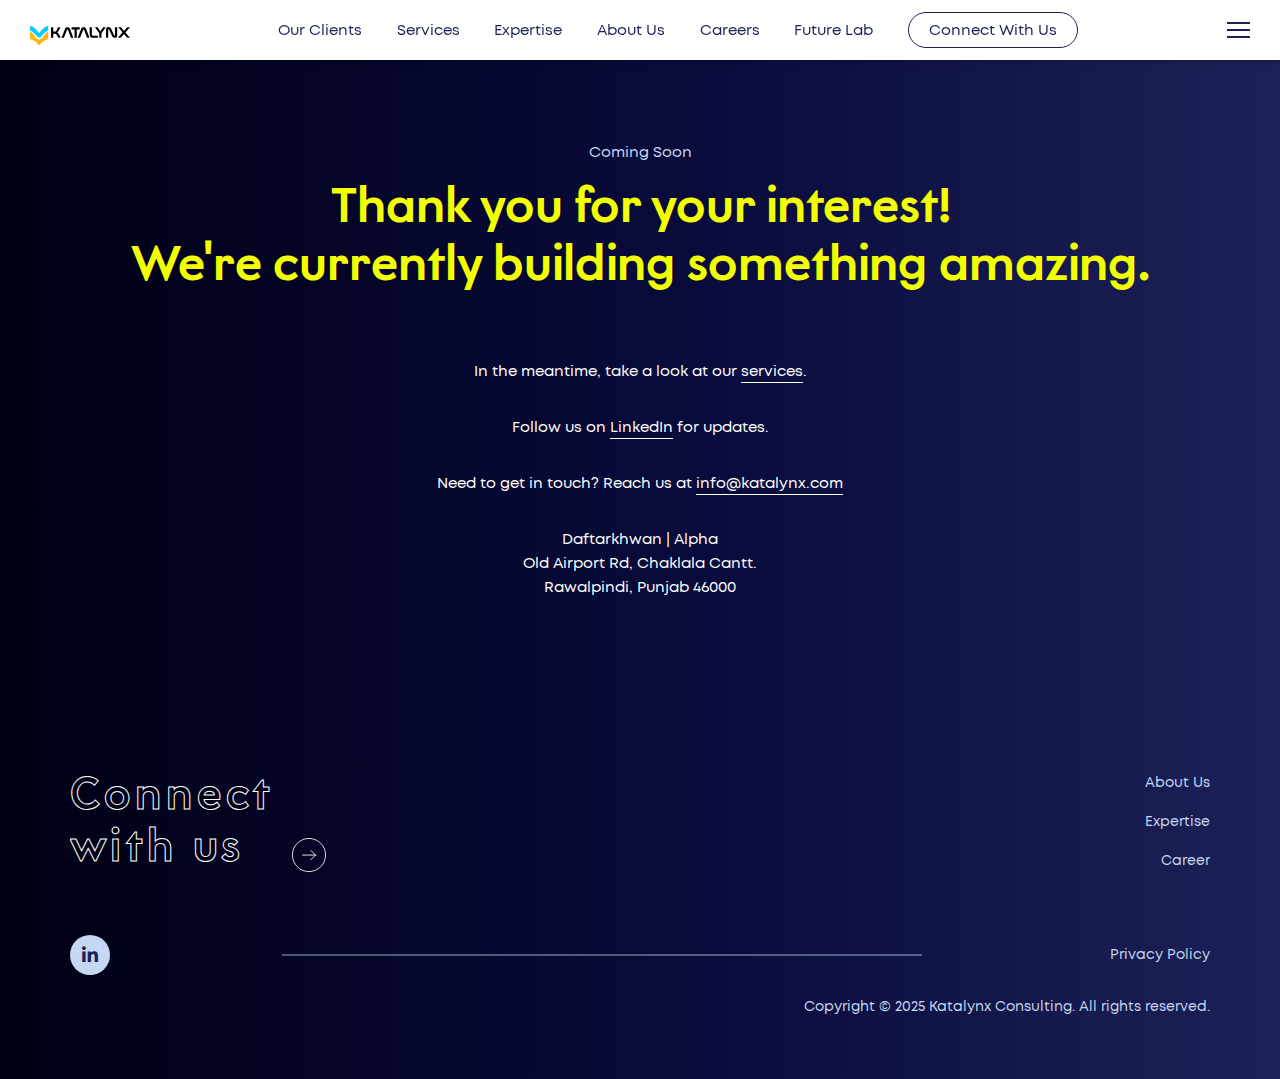
<file: coming-soon.html>
<!DOCTYPE html><html><head>

    <meta charset="UTF-8">
    <title>Our Clients | Strategy + Legal + Technology Consulting for innovation and technology infrastructure</title>
    
    <meta name="viewport" content="width=device-width, initial-scale=1, maximum-scale=1, user-scalable=no">
    <meta name="format-detection" content="telephone=yes">
    <meta name="theme-color" content="#1C2157">
    <meta name="facebook-domain-verification" content="ibfbs60bq3bphd62z1k3pqma1wqydf">
    
    
    <link rel="stylesheet" href="css/494NpfI0U0gq.css" type="text/css">
    <link rel="stylesheet" href="css/about.css" type="text/css">

    <link rel="stylesheet" href="css/1BK62LZVliJi.css" type="text/css" media="only screen and (max-width: 600px)">
    <link rel="stylesheet" href="css/SUsZqWY0Ofz3.css" type="text/css" media="only screen and (min-width: 601px) and (max-width: 840px)">
    
    <link rel="icon" type="image/x-icon" href="images/Katalynx-logo-icon.svg">
    
    <link rel="shortcut icon" href="nZSWAXbdP7Zq.ico" type="image/x-icon">
    
    <!--[if lt IE 9]>
    <script>
    document.createElement("header");
    document.createElement("nav");
    document.createElement("section");
    document.createElement("article");
    document.createElement("footer");
    </script>
    <script src="http://html5shiv.googlecode.com/svn/trunk/html5.js"></script>
    <![endif]-->
    
    <meta name="robots" content="index, follow, max-image-preview:large, max-snippet:-1, max-video-preview:-1">
        <style>img:is([sizes="auto" i], [sizes^="auto," i]) { contain-intrinsic-size: 3000px 1500px }</style>
    
        <!-- This site is optimized with the Yoast SEO plugin v24.0 - https://yoast.com/wordpress/plugins/seo/ -->
        <meta property="og:locale" content="en_US">
        <meta property="og:type" content="article">
        <meta property="og:title" content="About Katalynx">
        <meta property="og:description" content="Strategy + Legal + Technology Consulting for innovation and technology infrastructure">
        <meta property="article:modified_time" content="2025-10-25T11:36:23+00:00">
        <meta property="og:image" content="images/ckqG9rhFs24V.jpg">
        <meta property="og:image:width" content="1200">
        <meta property="og:image:height" content="675">
        <meta property="og:image:type" content="image/jpeg">
        <meta name="twitter:card" content="summary_large_image">
        <!-- / Yoast SEO plugin. -->
    
    
    <link rel="stylesheet" id="wp-block-library-css" href="css/Vc89m0amljLc.css" type="text/css" media="all">
    <style id="wp-block-library-theme-inline-css" type="text/css">
    .wp-block-audio :where(figcaption){color:#555;font-size:13px;text-align:center}.is-dark-theme .wp-block-audio :where(figcaption){color:#ffffffa6}.wp-block-audio{margin:0 0 1em}.wp-block-code{border:1px solid #ccc;border-radius:4px;font-family:Menlo,Consolas,monaco,monospace;padding:.8em 1em}.wp-block-embed :where(figcaption){color:#555;font-size:13px;text-align:center}.is-dark-theme .wp-block-embed :where(figcaption){color:#ffffffa6}.wp-block-embed{margin:0 0 1em}.blocks-gallery-caption{color:#555;font-size:13px;text-align:center}.is-dark-theme .blocks-gallery-caption{color:#ffffffa6}:root :where(.wp-block-image figcaption){color:#555;font-size:13px;text-align:center}.is-dark-theme :root :where(.wp-block-image figcaption){color:#ffffffa6}.wp-block-image{margin:0 0 1em}.wp-block-pullquote{border-bottom:4px solid;border-top:4px solid;color:currentColor;margin-bottom:1.75em}.wp-block-pullquote cite,.wp-block-pullquote footer,.wp-block-pullquote__citation{color:currentColor;font-size:.8125em;font-style:normal;text-transform:uppercase}.wp-block-quote{border-left:.25em solid;margin:0 0 1.75em;padding-left:1em}.wp-block-quote cite,.wp-block-quote footer{color:currentColor;font-size:.8125em;font-style:normal;position:relative}.wp-block-quote:where(.has-text-align-right){border-left:none;border-right:.25em solid;padding-left:0;padding-right:1em}.wp-block-quote:where(.has-text-align-center){border:none;padding-left:0}.wp-block-quote.is-large,.wp-block-quote.is-style-large,.wp-block-quote:where(.is-style-plain){border:none}.wp-block-search .wp-block-search__label{font-weight:700}.wp-block-search__button{border:1px solid #ccc;padding:.375em .625em}:where(.wp-block-group.has-background){padding:1.25em 2.375em}.wp-block-separator.has-css-opacity{opacity:.4}.wp-block-separator{border:none;border-bottom:2px solid;margin-left:auto;margin-right:auto}.wp-block-separator.has-alpha-channel-opacity{opacity:1}.wp-block-separator:not(.is-style-wide):not(.is-style-dots){width:100px}.wp-block-separator.has-background:not(.is-style-dots){border-bottom:none;height:1px}.wp-block-separator.has-background:not(.is-style-wide):not(.is-style-dots){height:2px}.wp-block-table{margin:0 0 1em}.wp-block-table td,.wp-block-table th{word-break:normal}.wp-block-table :where(figcaption){color:#555;font-size:13px;text-align:center}.is-dark-theme .wp-block-table :where(figcaption){color:#ffffffa6}.wp-block-video :where(figcaption){color:#555;font-size:13px;text-align:center}.is-dark-theme .wp-block-video :where(figcaption){color:#ffffffa6}.wp-block-video{margin:0 0 1em}:root :where(.wp-block-template-part.has-background){margin-bottom:0;margin-top:0;padding:1.25em 2.375em}
    </style>
    <style id="classic-theme-styles-inline-css" type="text/css">
    /*! This file is auto-generated */
    .wp-block-button__link{color:#fff;background-color:#32373c;border-radius:9999px;box-shadow:none;text-decoration:none;padding:calc(.667em + 2px) calc(1.333em + 2px);font-size:1.125em}.wp-block-file__button{background:#32373c;color:#fff;text-decoration:none}
    </style>
    <style id="global-styles-inline-css" type="text/css">
    :root{--wp--preset--aspect-ratio--square: 1;--wp--preset--aspect-ratio--4-3: 4/3;--wp--preset--aspect-ratio--3-4: 3/4;--wp--preset--aspect-ratio--3-2: 3/2;--wp--preset--aspect-ratio--2-3: 2/3;--wp--preset--aspect-ratio--16-9: 16/9;--wp--preset--aspect-ratio--9-16: 9/16;--wp--preset--color--black: #000000;--wp--preset--color--cyan-bluish-gray: #abb8c3;--wp--preset--color--white: #ffffff;--wp--preset--color--pale-pink: #f78da7;--wp--preset--color--vivid-red: #cf2e2e;--wp--preset--color--luminous-vivid-orange: #ff6900;--wp--preset--color--luminous-vivid-amber: #fcb900;--wp--preset--color--light-green-cyan: #7bdcb5;--wp--preset--color--vivid-green-cyan: #00d084;--wp--preset--color--pale-cyan-blue: #8ed1fc;--wp--preset--color--vivid-cyan-blue: #0693e3;--wp--preset--color--vivid-purple: #9b51e0;--wp--preset--gradient--vivid-cyan-blue-to-vivid-purple: linear-gradient(135deg,rgba(6,147,227,1) 0%,rgb(155,81,224) 100%);--wp--preset--gradient--light-green-cyan-to-vivid-green-cyan: linear-gradient(135deg,rgb(122,220,180) 0%,rgb(0,208,130) 100%);--wp--preset--gradient--luminous-vivid-amber-to-luminous-vivid-orange: linear-gradient(135deg,rgba(252,185,0,1) 0%,rgba(255,105,0,1) 100%);--wp--preset--gradient--luminous-vivid-orange-to-vivid-red: linear-gradient(135deg,rgba(255,105,0,1) 0%,rgb(207,46,46) 100%);--wp--preset--gradient--very-light-gray-to-cyan-bluish-gray: linear-gradient(135deg,rgb(238,238,238) 0%,rgb(169,184,195) 100%);--wp--preset--gradient--cool-to-warm-spectrum: linear-gradient(135deg,rgb(74,234,220) 0%,rgb(151,120,209) 20%,rgb(207,42,186) 40%,rgb(238,44,130) 60%,rgb(251,105,98) 80%,rgb(254,248,76) 100%);--wp--preset--gradient--blush-light-purple: linear-gradient(135deg,rgb(255,206,236) 0%,rgb(152,150,240) 100%);--wp--preset--gradient--blush-bordeaux: linear-gradient(135deg,rgb(254,205,165) 0%,rgb(254,45,45) 50%,rgb(107,0,62) 100%);--wp--preset--gradient--luminous-dusk: linear-gradient(135deg,rgb(255,203,112) 0%,rgb(199,81,192) 50%,rgb(65,88,208) 100%);--wp--preset--gradient--pale-ocean: linear-gradient(135deg,rgb(255,245,203) 0%,rgb(182,227,212) 50%,rgb(51,167,181) 100%);--wp--preset--gradient--electric-grass: linear-gradient(135deg,rgb(202,248,128) 0%,rgb(113,206,126) 100%);--wp--preset--gradient--midnight: linear-gradient(135deg,rgb(2,3,129) 0%,rgb(40,116,252) 100%);--wp--preset--font-size--small: 13px;--wp--preset--font-size--medium: 20px;--wp--preset--font-size--large: 36px;--wp--preset--font-size--x-large: 42px;--wp--preset--spacing--20: 0.44rem;--wp--preset--spacing--30: 0.67rem;--wp--preset--spacing--40: 1rem;--wp--preset--spacing--50: 1.5rem;--wp--preset--spacing--60: 2.25rem;--wp--preset--spacing--70: 3.38rem;--wp--preset--spacing--80: 5.06rem;--wp--preset--shadow--natural: 6px 6px 9px rgba(0, 0, 0, 0.2);--wp--preset--shadow--deep: 12px 12px 50px rgba(0, 0, 0, 0.4);--wp--preset--shadow--sharp: 6px 6px 0px rgba(0, 0, 0, 0.2);--wp--preset--shadow--outlined: 6px 6px 0px -3px rgba(255, 255, 255, 1), 6px 6px rgba(0, 0, 0, 1);--wp--preset--shadow--crisp: 6px 6px 0px rgba(0, 0, 0, 1);}:where(.is-layout-flex){gap: 0.5em;}:where(.is-layout-grid){gap: 0.5em;}body .is-layout-flex{display: flex;}.is-layout-flex{flex-wrap: wrap;align-items: center;}.is-layout-flex > :is(*, div){margin: 0;}body .is-layout-grid{display: grid;}.is-layout-grid > :is(*, div){margin: 0;}:where(.wp-block-columns.is-layout-flex){gap: 2em;}:where(.wp-block-columns.is-layout-grid){gap: 2em;}:where(.wp-block-post-template.is-layout-flex){gap: 1.25em;}:where(.wp-block-post-template.is-layout-grid){gap: 1.25em;}.has-black-color{color: var(--wp--preset--color--black) !important;}.has-cyan-bluish-gray-color{color: var(--wp--preset--color--cyan-bluish-gray) !important;}.has-white-color{color: var(--wp--preset--color--white) !important;}.has-pale-pink-color{color: var(--wp--preset--color--pale-pink) !important;}.has-vivid-red-color{color: var(--wp--preset--color--vivid-red) !important;}.has-luminous-vivid-orange-color{color: var(--wp--preset--color--luminous-vivid-orange) !important;}.has-luminous-vivid-amber-color{color: var(--wp--preset--color--luminous-vivid-amber) !important;}.has-light-green-cyan-color{color: var(--wp--preset--color--light-green-cyan) !important;}.has-vivid-green-cyan-color{color: var(--wp--preset--color--vivid-green-cyan) !important;}.has-pale-cyan-blue-color{color: var(--wp--preset--color--pale-cyan-blue) !important;}.has-vivid-cyan-blue-color{color: var(--wp--preset--color--vivid-cyan-blue) !important;}.has-vivid-purple-color{color: var(--wp--preset--color--vivid-purple) !important;}.has-black-background-color{background-color: var(--wp--preset--color--black) !important;}.has-cyan-bluish-gray-background-color{background-color: var(--wp--preset--color--cyan-bluish-gray) !important;}.has-white-background-color{background-color: var(--wp--preset--color--white) !important;}.has-pale-pink-background-color{background-color: var(--wp--preset--color--pale-pink) !important;}.has-vivid-red-background-color{background-color: var(--wp--preset--color--vivid-red) !important;}.has-luminous-vivid-orange-background-color{background-color: var(--wp--preset--color--luminous-vivid-orange) !important;}.has-luminous-vivid-amber-background-color{background-color: var(--wp--preset--color--luminous-vivid-amber) !important;}.has-light-green-cyan-background-color{background-color: var(--wp--preset--color--light-green-cyan) !important;}.has-vivid-green-cyan-background-color{background-color: var(--wp--preset--color--vivid-green-cyan) !important;}.has-pale-cyan-blue-background-color{background-color: var(--wp--preset--color--pale-cyan-blue) !important;}.has-vivid-cyan-blue-background-color{background-color: var(--wp--preset--color--vivid-cyan-blue) !important;}.has-vivid-purple-background-color{background-color: var(--wp--preset--color--vivid-purple) !important;}.has-black-border-color{border-color: var(--wp--preset--color--black) !important;}.has-cyan-bluish-gray-border-color{border-color: var(--wp--preset--color--cyan-bluish-gray) !important;}.has-white-border-color{border-color: var(--wp--preset--color--white) !important;}.has-pale-pink-border-color{border-color: var(--wp--preset--color--pale-pink) !important;}.has-vivid-red-border-color{border-color: var(--wp--preset--color--vivid-red) !important;}.has-luminous-vivid-orange-border-color{border-color: var(--wp--preset--color--luminous-vivid-orange) !important;}.has-luminous-vivid-amber-border-color{border-color: var(--wp--preset--color--luminous-vivid-amber) !important;}.has-light-green-cyan-border-color{border-color: var(--wp--preset--color--light-green-cyan) !important;}.has-vivid-green-cyan-border-color{border-color: var(--wp--preset--color--vivid-green-cyan) !important;}.has-pale-cyan-blue-border-color{border-color: var(--wp--preset--color--pale-cyan-blue) !important;}.has-vivid-cyan-blue-border-color{border-color: var(--wp--preset--color--vivid-cyan-blue) !important;}.has-vivid-purple-border-color{border-color: var(--wp--preset--color--vivid-purple) !important;}.has-vivid-cyan-blue-to-vivid-purple-gradient-background{background: var(--wp--preset--gradient--vivid-cyan-blue-to-vivid-purple) !important;}.has-light-green-cyan-to-vivid-green-cyan-gradient-background{background: var(--wp--preset--gradient--light-green-cyan-to-vivid-green-cyan) !important;}.has-luminous-vivid-amber-to-luminous-vivid-orange-gradient-background{background: var(--wp--preset--gradient--luminous-vivid-amber-to-luminous-vivid-orange) !important;}.has-luminous-vivid-orange-to-vivid-red-gradient-background{background: var(--wp--preset--gradient--luminous-vivid-orange-to-vivid-red) !important;}.has-very-light-gray-to-cyan-bluish-gray-gradient-background{background: var(--wp--preset--gradient--very-light-gray-to-cyan-bluish-gray) !important;}.has-cool-to-warm-spectrum-gradient-background{background: var(--wp--preset--gradient--cool-to-warm-spectrum) !important;}.has-blush-light-purple-gradient-background{background: var(--wp--preset--gradient--blush-light-purple) !important;}.has-blush-bordeaux-gradient-background{background: var(--wp--preset--gradient--blush-bordeaux) !important;}.has-luminous-dusk-gradient-background{background: var(--wp--preset--gradient--luminous-dusk) !important;}.has-pale-ocean-gradient-background{background: var(--wp--preset--gradient--pale-ocean) !important;}.has-electric-grass-gradient-background{background: var(--wp--preset--gradient--electric-grass) !important;}.has-midnight-gradient-background{background: var(--wp--preset--gradient--midnight) !important;}.has-small-font-size{font-size: var(--wp--preset--font-size--small) !important;}.has-medium-font-size{font-size: var(--wp--preset--font-size--medium) !important;}.has-large-font-size{font-size: var(--wp--preset--font-size--large) !important;}.has-x-large-font-size{font-size: var(--wp--preset--font-size--x-large) !important;}
    :where(.wp-block-post-template.is-layout-flex){gap: 1.25em;}:where(.wp-block-post-template.is-layout-grid){gap: 1.25em;}
    :where(.wp-block-columns.is-layout-flex){gap: 2em;}:where(.wp-block-columns.is-layout-grid){gap: 2em;}
    :root :where(.wp-block-pullquote){font-size: 1.5em;line-height: 1.6;}
    </style>
    <link rel="stylesheet" id="wpml-blocks-css" href="css/fPwu8HFJ3kfa.css" type="text/css" media="all">
    <link rel="stylesheet" href="css/single-service.css" type="text/css">
    <link rel="stylesheet" id="contact-form-7-css" href="css/F0RNFzs7ZMyP.css" type="text/css" media="all">
    <link rel="stylesheet" id="wpa-css-css" href="css/DyCBeF6PUfgx.css" type="text/css" media="all">
    <link rel="stylesheet" id="wpml-menu-item-0-css" href="css/AtTC0AFimkpC.css" type="text/css" media="all">
    <link rel="stylesheet" id="search-filter-plugin-styles-css" href="css/FSuTOtWy3qNy.css" type="text/css" media="all">
    <link rel="stylesheet" id="borlabs-cookie-css" href="css/UmhBQnDnfecl.css" type="text/css" media="all">
    <style id="generateblocks-inline-css" type="text/css">
    .gb-container .wp-block-image img{vertical-align:middle;}.gb-grid-wrapper .wp-block-image{margin-bottom:0;}.gb-highlight{background:none;}.gb-container-link{position:absolute;top:0;right:0;bottom:0;left:0;z-index:99;}
    </style>
    
    <script type="text/javascript" src="js/KeFz8wgcpkMG.js" id="jquery-core-js"></script>
    
    
    <!-- Google tag (gtag.js) -->
    <script async src="https://www.googletagmanager.com/gtag/js?id=G-9S1QQF75H0"></script>
    <script>
    window.dataLayer = window.dataLayer || [];
    function gtag(){dataLayer.push(arguments);}
    gtag('js', new Date());

    gtag('config', 'G-9S1QQF75H0');
    </script>
    
    
    
    
    
    <meta name="generator" content="WPML ver:4.6.14 stt:1,3;">
    <!-- Google Tag Manager -->
    
    <!-- End Google Tag Manager -->
    </head>
    <body class="page-template page-template-contact-new page-template-contact-new-php page page-id-84944 wp-embed-responsive en">
    
        <header id="_nav_header">
            <div class="logo desktop">
                <a href="index.html">
                    <svg version="1.1" id="Ebene_1" xmlns="http://www.w3.org/2000/svg" xmlns:xlink="http://www.w3.org/1999/xlink" x="0px" y="0px" viewBox="0 0 200 50" enable-background="new 0 0 200 50" xml:space="preserve">
                        <img src="./images/Katalynx-Logo- Colored.svg" alt="" style="width: 100%; margin-top:-40%;" id="logo">
                    </svg>
                </a></div>

            <div class="top_nav"><div class="menu-top-navigation-container"><ul id="menu-top-navigation" class="menu"><li id="menu-item-27" class="scrollLink menu-item menu-item-type-custom menu-item-object-custom current-menu-item current_page_item menu-item-27"><a href="our_clients.html" aria-current="page">Our Clients</a></li>
<li id="menu-item-84938" class="scrollLink menu-item menu-item-type-custom menu-item-object-custom current-menu-item current_page_item menu-item-84938"><a href="our_services.html" aria-current="page">Services</a></li>
<li id="menu-item-85733" class="scrollLink menu-item menu-item-type-custom menu-item-object-custom current-menu-item current_page_item menu-item-85733"><a href="expertise.html" aria-current="page">Expertise</a></li>
<li id="menu-item-85269" class="menu-item menu-item-type-post_type menu-item-object-page menu-item-85269"><a href="about-us.html">About Us</a></li>
<li id="menu-item-85269" class="menu-item menu-item-type-post_type menu-item-object-page menu-item-85269"><a href="careers.html">Careers</a></li>

<li id="menu-item-87023" class="menu-item menu-item-type-post_type menu-item-object-page menu-item-87023"><a href="coming-soon.html">Future Lab</a></li>
<li id="menu-item-84993" class="contact menu-item menu-item-type-post_type menu-item-object-page menu-item-84993"><a href="contact-us.html">Connect With Us</a></li>
</ul></div></div>
            
            <div class="nav_bar">
                <div class="burger">
                    <div></div>
                    <div></div>
                    <div></div>
                </div>
            </div>
            
            
            <nav>
                <div class="top_mobile">
                    <div class="active main_nav_btn" data-sec="main_nav">What we do</div>
                    <div class="sec_nav_btn" data-sec="sec_nav">Who we are</div>
                </div>
                
                <div class="main_nav navigation">
                    <div class="top">
                        <div class="nav-logo"><a href="index.html"><noscript><img src="./images/Katalynx-Logo- white.svg"></noscript><img class="lazyload" src="data:image/svg+xml,%3Csvg%20xmlns=%22http://www.w3.org/2000/svg%22%20viewBox=%220%200%20210%20140%22%3E%3C/svg%3E" data-src="./images/Katalynx-Logo- white.svg"></a></div>
                        <div class="nav-title">What we do</div>
                    </div>
                    
                    <div class="menu-primary-navigation-container"><ul id="menu-primary-navigation" class="menu">
                        <li id="menu-item-85238" class="menu-item menu-item-type-post_type menu-item-object-page menu-item-85238"><a href="our_services.html">Services</a></li>
                        <li id="menu-item-85238" class="menu-item menu-item-type-post_type menu-item-object-page menu-item-85238"><a href="our_clients.html">Clients</a></li>
<li id="menu-item-85238" class="menu-item menu-item-type-post_type menu-item-object-page menu-item-85238"><a href="expertise.html">Expertise</a></li>
<li id="menu-item-87982" class="menu-item menu-item-type-post_type menu-item-object-page menu-item-87982"><a href="coming-soon.html">Future Lab</a></li>
<li id="menu-item-85595" class="contact mobile menu-item menu-item-type-post_type menu-item-object-page menu-item-85595"><a href="contact-us.html">Connect with us</a></li>
</ul></div>						
                </div>
    
                <div class="sec_nav navigation">
                    <div class="top">
                        <div class="nav-title">Who we are</div></div>
                    <div class="nav-container">
                        <div class="menu-secondary-navigation-container"><ul id="menu-secondary-navigation" class="menu"><li id="menu-item-85241" class="menu-item menu-item-type-post_type menu-item-object-page menu-item-85241"><a href="about-us.html">About Katalynx</a></li>
<li id="menu-item-85243" class="menu-item menu-item-type-post_type menu-item-object-page menu-item-85243"><a href="careers.html">Careers</a></li>
<li id="menu-item-91140" class="menu-item menu-item-type-post_type menu-item-object-page menu-item-91140"><a href="coming-soon.html">News</a></li>
<li id="menu-item-85246" class="contact menu-item menu-item-type-post_type menu-item-object-page menu-item-85246"><a href="contact-us.html">Connect with us</a></li>
</ul></div>							
                        <div class="nav-contact">
                            <div class="dc"><noscript><img src="./images/dc_blue.svg"></noscript><img class="lazyload" src="data:image/svg+xml,%3Csvg%20xmlns=%22http://www.w3.org/2000/svg%22%20viewBox=%220%200%20210%20140%22%3E%3C/svg%3E" data-src="./images/dc_blue.svg"></div>
                                                        <a href="info@katalynx.com">info@katalynx.com</a><br>
                            <a href="tel:+49 30 586 930 000">+92 311 0000000</a><br> 
                            <a href="https://www.google.com/maps/place/Daftarkhwan+%7C+Alpha/@33.6067052,73.0980566,17z/data=!3m1!4b1!4m6!3m5!1s0x38dfebe171eab46d:0x668f0f33eeab4c68!8m2!3d33.6067052!4d73.1006315!16s%2Fg%2F11tmrw5lqf?entry=ttu&g_ep=EgoyMDI0MTEyNC4xIKXMDSoASAFQAw%3D%3D" target="_blank">Daftarkhwan | Alpha<br>
                                Old Airport Rd, Chaklala Cantt.<br>
                                Rawalpindi, Punjab 46000</a>
                                                    </div>
                        
                    </div>
                </div>
            </nav>
            
            
            
            <div class="nav_bar_mobile">
                <div class="logo mobile">
                    <a href="index.html">
                    <svg version="1.1" id="Ebene_1" xmlns="http://www.w3.org/2000/svg" xmlns:xlink="http://www.w3.org/1999/xlink" x="0px" y="0px" viewBox="0 0 200 50" enable-background="new 0 0 200 50" xml:space="preserve">
                        <img src="./images/Katalynx-Logo- Colored.svg" alt="" style="width: 100%; margin-top:-40%;" id="logo">

                    </svg>
                </a>
                </div>
                <div class="burger">
                    <div></div>
                    <div></div>
                    <div></div>
                </div>
            </div>
            
            
        </header>
        <div id="hero" class="contact-new">
            <div class="container" style="align-items: center; text-align: center;">
                <span class="subheader">Coming Soon</span>
                <h1>Thank you for your interest! <br>We're currently building something amazing.</h1>
                
                <div class="wrapper">
                    <div class="column txt">
                        <div class="intro">
                            <p>In the meantime, take a look at our <a href="our_services.html">services</a>.</p>
                            
                            <p>Follow us on <a href="https://www.linkedin.com/company/katalynx" target="_blank" rel="noreferrer noopener">LinkedIn</a> for updates.</p>
                            
                            <p>Need to get in touch? Reach us at <a href="mailto:info@katalynx.com">info@katalynx.com</a></p>
                            
                            <p>Daftarkhwan | Alpha <br>
                                Old Airport Rd, Chaklala Cantt. <br>
                                Rawalpindi, Punjab 46000</p>
                        </div>
                    </div>
                </div>
            </div>
        </div>
        

        <footer>
            <div class="container">
            
                <div class="wrapper grid-2">
                    <div class="column">
                        <a href="contact-us.html" class="read-more white"><p class="header">Connect <br>with us</p></a>
                    </div>
        
                    <div class="column">
                        <div class="footer_nav"><div class="menu-footer-navigation-container"><ul id="menu-footer-navigation" class="menu"><li id="menu-item-84722" class="menu-item menu-item-type-post_type menu-item-object-page menu-item-84722"><a href="about-us.html">About Us</a></li>
        <li id="menu-item-84728" class="menu-item menu-item-type-post_type menu-item-object-page menu-item-84728"><a href="expertise.html">Expertise</a></li>
        <li id="menu-item-84727" class="menu-item menu-item-type-post_type menu-item-object-page menu-item-84727"><a href="careers.html">Career</a></li>
        </ul></div></div>
                    </div>
                </div>
                
                <div class="wrapper">
                    <div class="col"><a href="https://www.linkedin.com/company/katalynx" target="_blank"><i class="fab fa-linkedin-in"></i></a></div>
                    <div class="col"><div class="line"></div></div>
                    <div class="col footer_nav_legal"><div class="menu-footer-legal-notes-container"><ul id="menu-footer-legal-notes" class="menu">
        <li id="menu-item-84733" class="menu-item menu-item-type-post_type menu-item-object-page menu-item-privacy-policy menu-item-84733"><a rel="privacy-policy" href="privacy.html">Privacy Policy</a></li>
        </ul></div></div>
                </div>
                
                <div class="copyright">Copyright © 2025 Katalynx Consulting. All rights reserved.</div>
                
            </div>
        </footer>
        
        </div>
        </script></div><!--googleon: all--><noscript><style>.lazyload{display:none;}</style></noscript><script data-noptimize="1">window.lazySizesConfig=window.lazySizesConfig||{};window.lazySizesConfig.loadMode=1;</script><script async="" data-noptimize="1" src="js/tXfRp2tVbICm.js"></script><script type="text/javascript" src="js/hg9YNbXr8LSE.js" id="wp-hooks-js"></script>
        <script type="text/javascript" src="js/Mh1tmpq8T5L1.js" id="wp-i18n-js"></script>
        
        
        
        
        <script type="text/javascript" src="js/wZyhqElptgUH.js" id="contact-form-7-js"></script>
        
        <script defer="" src="js/K1RiI8LgWOqG.js"></script>
        
        <script>
            window.addEventListener('scroll', function () {
                const logo = document.querySelector('#logo'); // Select the logo
                const scrollThreshold = 70; // Pixels scrolled before the change
                
                if (window.scrollY > scrollThreshold) {
                    // Change to a new logo
                    logo.setAttribute('src', './images/Katalynx-Logo- Colored.svg');
                } else {
                    // Revert to the original logo
                }
            });
        </script>
        
        </body>    
        
        </html>
</file>
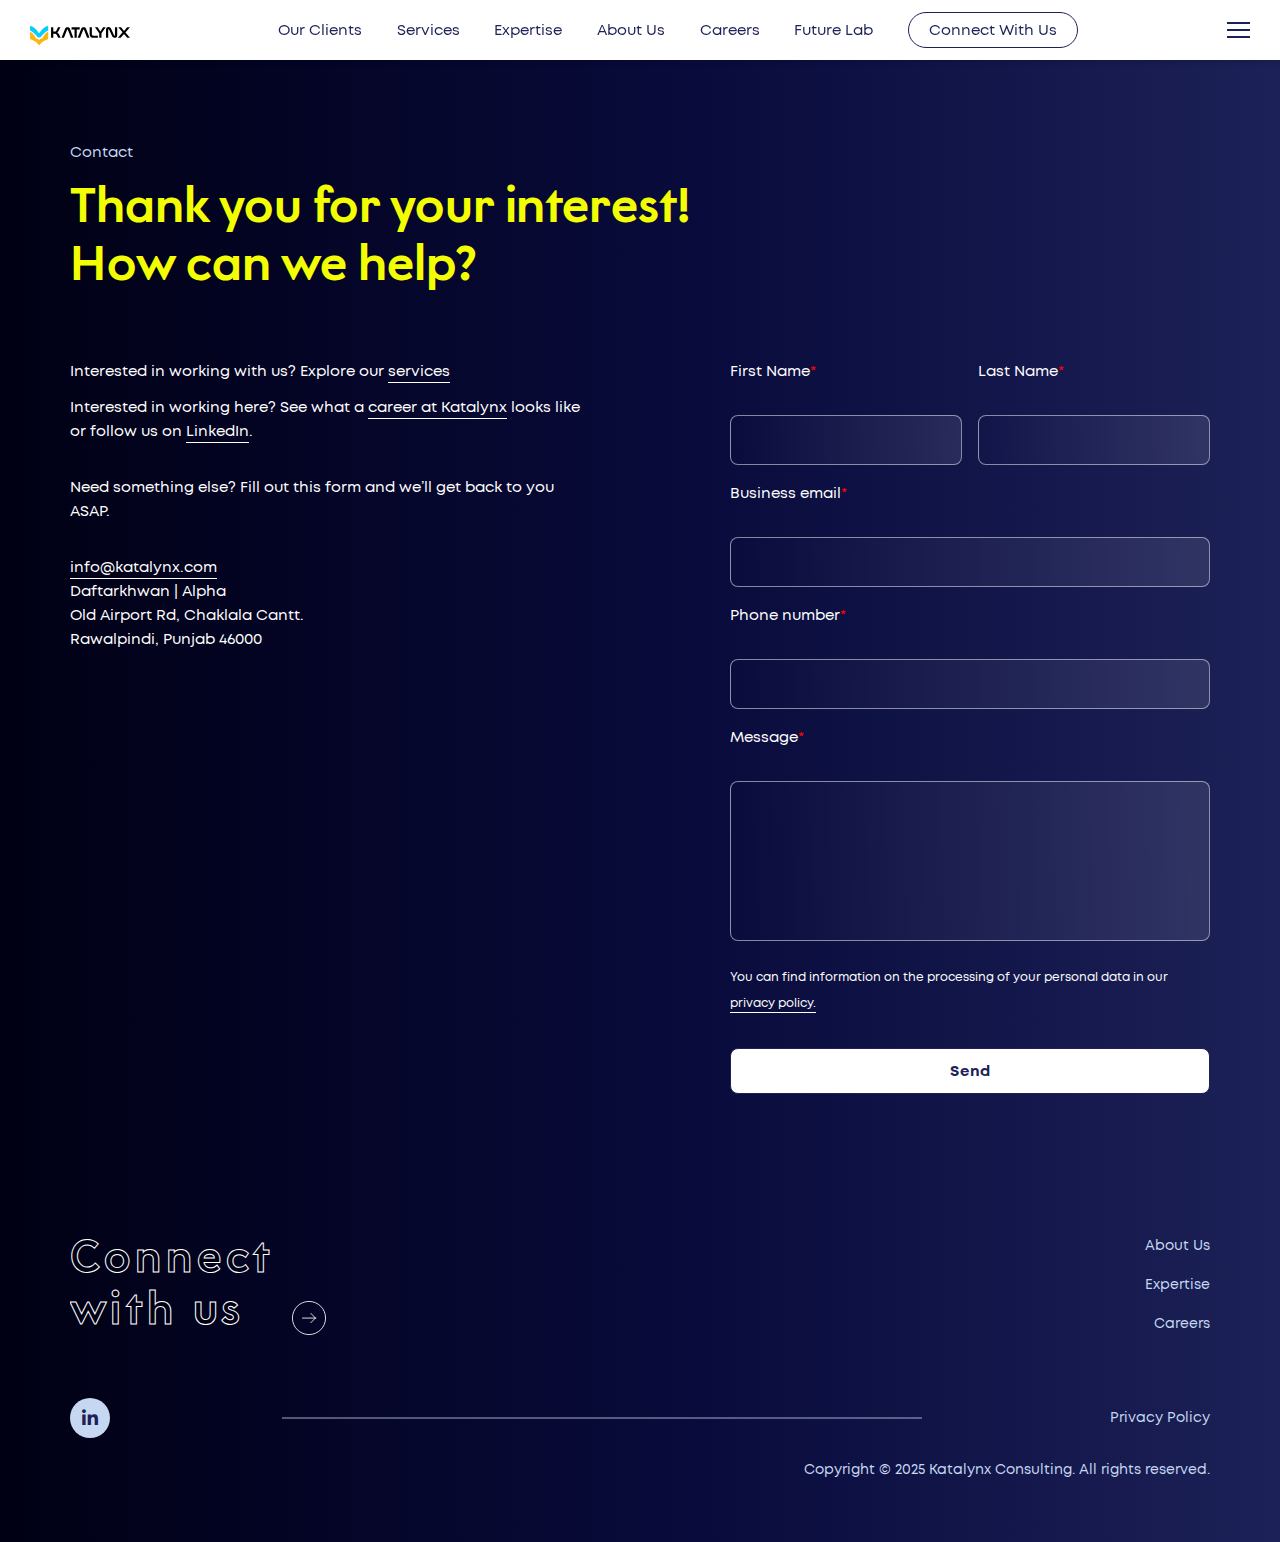
<file: contact-us.html>
<!DOCTYPE html><html><head>

    <meta charset="UTF-8">
    <title>Our Clients | Strategy + Legal + Technology Consulting for innovation and technology infrastructure</title>
    
    <meta name="viewport" content="width=device-width, initial-scale=1, maximum-scale=1, user-scalable=no">
    <meta name="format-detection" content="telephone=yes">
    <meta name="theme-color" content="#1C2157">
    <meta name="facebook-domain-verification" content="ibfbs60bq3bphd62z1k3pqma1wqydf">
    
    
    <link rel="stylesheet" href="css/494NpfI0U0gq.css" type="text/css">
    <link rel="stylesheet" href="css/about.css" type="text/css">

    <link rel="stylesheet" href="css/1BK62LZVliJi.css" type="text/css" media="only screen and (max-width: 600px)">
    <link rel="stylesheet" href="css/SUsZqWY0Ofz3.css" type="text/css" media="only screen and (min-width: 601px) and (max-width: 840px)">
    
    <link rel="icon" type="image/x-icon" href="images/Katalynx-logo-icon.svg">
    
    <link rel="shortcut icon" href="nZSWAXbdP7Zq.ico" type="image/x-icon">
    <script src="https://www.google.com/recaptcha/api.js" async defer></script>

    <!--[if lt IE 9]>
    <script>
    document.createElement("header");
    document.createElement("nav");
    document.createElement("section");
    document.createElement("article");
    document.createElement("footer");
    </script>
    <script src="http://html5shiv.googlecode.com/svn/trunk/html5.js"></script>
    <![endif]-->
    
    <meta name="robots" content="index, follow, max-image-preview:large, max-snippet:-1, max-video-preview:-1">
        <style>img:is([sizes="auto" i], [sizes^="auto," i]) { contain-intrinsic-size: 3000px 1500px }</style>
    
        <!-- This site is optimized with the Yoast SEO plugin v24.0 - https://yoast.com/wordpress/plugins/seo/ -->
        <meta property="og:locale" content="en_US">
        <meta property="og:type" content="article">
        <meta property="og:title" content="About Katalynx">
        <meta property="og:description" content="Strategy + Legal + Technology Consulting for innovation and technology infrastructure">
        <meta property="article:modified_time" content="2025-10-25T11:36:23+00:00">
        <meta property="og:image" content="images/ckqG9rhFs24V.jpg">
        <meta property="og:image:width" content="1200">
        <meta property="og:image:height" content="675">
        <meta property="og:image:type" content="image/jpeg">
        <meta name="twitter:card" content="summary_large_image">
        <!-- / Yoast SEO plugin. -->
    
    
    <link rel="stylesheet" id="wp-block-library-css" href="css/Vc89m0amljLc.css" type="text/css" media="all">
    <style id="wp-block-library-theme-inline-css" type="text/css">
    .wp-block-audio :where(figcaption){color:#555;font-size:13px;text-align:center}.is-dark-theme .wp-block-audio :where(figcaption){color:#ffffffa6}.wp-block-audio{margin:0 0 1em}.wp-block-code{border:1px solid #ccc;border-radius:4px;font-family:Menlo,Consolas,monaco,monospace;padding:.8em 1em}.wp-block-embed :where(figcaption){color:#555;font-size:13px;text-align:center}.is-dark-theme .wp-block-embed :where(figcaption){color:#ffffffa6}.wp-block-embed{margin:0 0 1em}.blocks-gallery-caption{color:#555;font-size:13px;text-align:center}.is-dark-theme .blocks-gallery-caption{color:#ffffffa6}:root :where(.wp-block-image figcaption){color:#555;font-size:13px;text-align:center}.is-dark-theme :root :where(.wp-block-image figcaption){color:#ffffffa6}.wp-block-image{margin:0 0 1em}.wp-block-pullquote{border-bottom:4px solid;border-top:4px solid;color:currentColor;margin-bottom:1.75em}.wp-block-pullquote cite,.wp-block-pullquote footer,.wp-block-pullquote__citation{color:currentColor;font-size:.8125em;font-style:normal;text-transform:uppercase}.wp-block-quote{border-left:.25em solid;margin:0 0 1.75em;padding-left:1em}.wp-block-quote cite,.wp-block-quote footer{color:currentColor;font-size:.8125em;font-style:normal;position:relative}.wp-block-quote:where(.has-text-align-right){border-left:none;border-right:.25em solid;padding-left:0;padding-right:1em}.wp-block-quote:where(.has-text-align-center){border:none;padding-left:0}.wp-block-quote.is-large,.wp-block-quote.is-style-large,.wp-block-quote:where(.is-style-plain){border:none}.wp-block-search .wp-block-search__label{font-weight:700}.wp-block-search__button{border:1px solid #ccc;padding:.375em .625em}:where(.wp-block-group.has-background){padding:1.25em 2.375em}.wp-block-separator.has-css-opacity{opacity:.4}.wp-block-separator{border:none;border-bottom:2px solid;margin-left:auto;margin-right:auto}.wp-block-separator.has-alpha-channel-opacity{opacity:1}.wp-block-separator:not(.is-style-wide):not(.is-style-dots){width:100px}.wp-block-separator.has-background:not(.is-style-dots){border-bottom:none;height:1px}.wp-block-separator.has-background:not(.is-style-wide):not(.is-style-dots){height:2px}.wp-block-table{margin:0 0 1em}.wp-block-table td,.wp-block-table th{word-break:normal}.wp-block-table :where(figcaption){color:#555;font-size:13px;text-align:center}.is-dark-theme .wp-block-table :where(figcaption){color:#ffffffa6}.wp-block-video :where(figcaption){color:#555;font-size:13px;text-align:center}.is-dark-theme .wp-block-video :where(figcaption){color:#ffffffa6}.wp-block-video{margin:0 0 1em}:root :where(.wp-block-template-part.has-background){margin-bottom:0;margin-top:0;padding:1.25em 2.375em}
    </style>
    <style id="classic-theme-styles-inline-css" type="text/css">
    /*! This file is auto-generated */
    .wp-block-button__link{color:#fff;background-color:#32373c;border-radius:9999px;box-shadow:none;text-decoration:none;padding:calc(.667em + 2px) calc(1.333em + 2px);font-size:1.125em}.wp-block-file__button{background:#32373c;color:#fff;text-decoration:none}
    </style>
    <style id="global-styles-inline-css" type="text/css">
    :root{--wp--preset--aspect-ratio--square: 1;--wp--preset--aspect-ratio--4-3: 4/3;--wp--preset--aspect-ratio--3-4: 3/4;--wp--preset--aspect-ratio--3-2: 3/2;--wp--preset--aspect-ratio--2-3: 2/3;--wp--preset--aspect-ratio--16-9: 16/9;--wp--preset--aspect-ratio--9-16: 9/16;--wp--preset--color--black: #000000;--wp--preset--color--cyan-bluish-gray: #abb8c3;--wp--preset--color--white: #ffffff;--wp--preset--color--pale-pink: #f78da7;--wp--preset--color--vivid-red: #cf2e2e;--wp--preset--color--luminous-vivid-orange: #ff6900;--wp--preset--color--luminous-vivid-amber: #fcb900;--wp--preset--color--light-green-cyan: #7bdcb5;--wp--preset--color--vivid-green-cyan: #00d084;--wp--preset--color--pale-cyan-blue: #8ed1fc;--wp--preset--color--vivid-cyan-blue: #0693e3;--wp--preset--color--vivid-purple: #9b51e0;--wp--preset--gradient--vivid-cyan-blue-to-vivid-purple: linear-gradient(135deg,rgba(6,147,227,1) 0%,rgb(155,81,224) 100%);--wp--preset--gradient--light-green-cyan-to-vivid-green-cyan: linear-gradient(135deg,rgb(122,220,180) 0%,rgb(0,208,130) 100%);--wp--preset--gradient--luminous-vivid-amber-to-luminous-vivid-orange: linear-gradient(135deg,rgba(252,185,0,1) 0%,rgba(255,105,0,1) 100%);--wp--preset--gradient--luminous-vivid-orange-to-vivid-red: linear-gradient(135deg,rgba(255,105,0,1) 0%,rgb(207,46,46) 100%);--wp--preset--gradient--very-light-gray-to-cyan-bluish-gray: linear-gradient(135deg,rgb(238,238,238) 0%,rgb(169,184,195) 100%);--wp--preset--gradient--cool-to-warm-spectrum: linear-gradient(135deg,rgb(74,234,220) 0%,rgb(151,120,209) 20%,rgb(207,42,186) 40%,rgb(238,44,130) 60%,rgb(251,105,98) 80%,rgb(254,248,76) 100%);--wp--preset--gradient--blush-light-purple: linear-gradient(135deg,rgb(255,206,236) 0%,rgb(152,150,240) 100%);--wp--preset--gradient--blush-bordeaux: linear-gradient(135deg,rgb(254,205,165) 0%,rgb(254,45,45) 50%,rgb(107,0,62) 100%);--wp--preset--gradient--luminous-dusk: linear-gradient(135deg,rgb(255,203,112) 0%,rgb(199,81,192) 50%,rgb(65,88,208) 100%);--wp--preset--gradient--pale-ocean: linear-gradient(135deg,rgb(255,245,203) 0%,rgb(182,227,212) 50%,rgb(51,167,181) 100%);--wp--preset--gradient--electric-grass: linear-gradient(135deg,rgb(202,248,128) 0%,rgb(113,206,126) 100%);--wp--preset--gradient--midnight: linear-gradient(135deg,rgb(2,3,129) 0%,rgb(40,116,252) 100%);--wp--preset--font-size--small: 13px;--wp--preset--font-size--medium: 20px;--wp--preset--font-size--large: 36px;--wp--preset--font-size--x-large: 42px;--wp--preset--spacing--20: 0.44rem;--wp--preset--spacing--30: 0.67rem;--wp--preset--spacing--40: 1rem;--wp--preset--spacing--50: 1.5rem;--wp--preset--spacing--60: 2.25rem;--wp--preset--spacing--70: 3.38rem;--wp--preset--spacing--80: 5.06rem;--wp--preset--shadow--natural: 6px 6px 9px rgba(0, 0, 0, 0.2);--wp--preset--shadow--deep: 12px 12px 50px rgba(0, 0, 0, 0.4);--wp--preset--shadow--sharp: 6px 6px 0px rgba(0, 0, 0, 0.2);--wp--preset--shadow--outlined: 6px 6px 0px -3px rgba(255, 255, 255, 1), 6px 6px rgba(0, 0, 0, 1);--wp--preset--shadow--crisp: 6px 6px 0px rgba(0, 0, 0, 1);}:where(.is-layout-flex){gap: 0.5em;}:where(.is-layout-grid){gap: 0.5em;}body .is-layout-flex{display: flex;}.is-layout-flex{flex-wrap: wrap;align-items: center;}.is-layout-flex > :is(*, div){margin: 0;}body .is-layout-grid{display: grid;}.is-layout-grid > :is(*, div){margin: 0;}:where(.wp-block-columns.is-layout-flex){gap: 2em;}:where(.wp-block-columns.is-layout-grid){gap: 2em;}:where(.wp-block-post-template.is-layout-flex){gap: 1.25em;}:where(.wp-block-post-template.is-layout-grid){gap: 1.25em;}.has-black-color{color: var(--wp--preset--color--black) !important;}.has-cyan-bluish-gray-color{color: var(--wp--preset--color--cyan-bluish-gray) !important;}.has-white-color{color: var(--wp--preset--color--white) !important;}.has-pale-pink-color{color: var(--wp--preset--color--pale-pink) !important;}.has-vivid-red-color{color: var(--wp--preset--color--vivid-red) !important;}.has-luminous-vivid-orange-color{color: var(--wp--preset--color--luminous-vivid-orange) !important;}.has-luminous-vivid-amber-color{color: var(--wp--preset--color--luminous-vivid-amber) !important;}.has-light-green-cyan-color{color: var(--wp--preset--color--light-green-cyan) !important;}.has-vivid-green-cyan-color{color: var(--wp--preset--color--vivid-green-cyan) !important;}.has-pale-cyan-blue-color{color: var(--wp--preset--color--pale-cyan-blue) !important;}.has-vivid-cyan-blue-color{color: var(--wp--preset--color--vivid-cyan-blue) !important;}.has-vivid-purple-color{color: var(--wp--preset--color--vivid-purple) !important;}.has-black-background-color{background-color: var(--wp--preset--color--black) !important;}.has-cyan-bluish-gray-background-color{background-color: var(--wp--preset--color--cyan-bluish-gray) !important;}.has-white-background-color{background-color: var(--wp--preset--color--white) !important;}.has-pale-pink-background-color{background-color: var(--wp--preset--color--pale-pink) !important;}.has-vivid-red-background-color{background-color: var(--wp--preset--color--vivid-red) !important;}.has-luminous-vivid-orange-background-color{background-color: var(--wp--preset--color--luminous-vivid-orange) !important;}.has-luminous-vivid-amber-background-color{background-color: var(--wp--preset--color--luminous-vivid-amber) !important;}.has-light-green-cyan-background-color{background-color: var(--wp--preset--color--light-green-cyan) !important;}.has-vivid-green-cyan-background-color{background-color: var(--wp--preset--color--vivid-green-cyan) !important;}.has-pale-cyan-blue-background-color{background-color: var(--wp--preset--color--pale-cyan-blue) !important;}.has-vivid-cyan-blue-background-color{background-color: var(--wp--preset--color--vivid-cyan-blue) !important;}.has-vivid-purple-background-color{background-color: var(--wp--preset--color--vivid-purple) !important;}.has-black-border-color{border-color: var(--wp--preset--color--black) !important;}.has-cyan-bluish-gray-border-color{border-color: var(--wp--preset--color--cyan-bluish-gray) !important;}.has-white-border-color{border-color: var(--wp--preset--color--white) !important;}.has-pale-pink-border-color{border-color: var(--wp--preset--color--pale-pink) !important;}.has-vivid-red-border-color{border-color: var(--wp--preset--color--vivid-red) !important;}.has-luminous-vivid-orange-border-color{border-color: var(--wp--preset--color--luminous-vivid-orange) !important;}.has-luminous-vivid-amber-border-color{border-color: var(--wp--preset--color--luminous-vivid-amber) !important;}.has-light-green-cyan-border-color{border-color: var(--wp--preset--color--light-green-cyan) !important;}.has-vivid-green-cyan-border-color{border-color: var(--wp--preset--color--vivid-green-cyan) !important;}.has-pale-cyan-blue-border-color{border-color: var(--wp--preset--color--pale-cyan-blue) !important;}.has-vivid-cyan-blue-border-color{border-color: var(--wp--preset--color--vivid-cyan-blue) !important;}.has-vivid-purple-border-color{border-color: var(--wp--preset--color--vivid-purple) !important;}.has-vivid-cyan-blue-to-vivid-purple-gradient-background{background: var(--wp--preset--gradient--vivid-cyan-blue-to-vivid-purple) !important;}.has-light-green-cyan-to-vivid-green-cyan-gradient-background{background: var(--wp--preset--gradient--light-green-cyan-to-vivid-green-cyan) !important;}.has-luminous-vivid-amber-to-luminous-vivid-orange-gradient-background{background: var(--wp--preset--gradient--luminous-vivid-amber-to-luminous-vivid-orange) !important;}.has-luminous-vivid-orange-to-vivid-red-gradient-background{background: var(--wp--preset--gradient--luminous-vivid-orange-to-vivid-red) !important;}.has-very-light-gray-to-cyan-bluish-gray-gradient-background{background: var(--wp--preset--gradient--very-light-gray-to-cyan-bluish-gray) !important;}.has-cool-to-warm-spectrum-gradient-background{background: var(--wp--preset--gradient--cool-to-warm-spectrum) !important;}.has-blush-light-purple-gradient-background{background: var(--wp--preset--gradient--blush-light-purple) !important;}.has-blush-bordeaux-gradient-background{background: var(--wp--preset--gradient--blush-bordeaux) !important;}.has-luminous-dusk-gradient-background{background: var(--wp--preset--gradient--luminous-dusk) !important;}.has-pale-ocean-gradient-background{background: var(--wp--preset--gradient--pale-ocean) !important;}.has-electric-grass-gradient-background{background: var(--wp--preset--gradient--electric-grass) !important;}.has-midnight-gradient-background{background: var(--wp--preset--gradient--midnight) !important;}.has-small-font-size{font-size: var(--wp--preset--font-size--small) !important;}.has-medium-font-size{font-size: var(--wp--preset--font-size--medium) !important;}.has-large-font-size{font-size: var(--wp--preset--font-size--large) !important;}.has-x-large-font-size{font-size: var(--wp--preset--font-size--x-large) !important;}
    :where(.wp-block-post-template.is-layout-flex){gap: 1.25em;}:where(.wp-block-post-template.is-layout-grid){gap: 1.25em;}
    :where(.wp-block-columns.is-layout-flex){gap: 2em;}:where(.wp-block-columns.is-layout-grid){gap: 2em;}
    :root :where(.wp-block-pullquote){font-size: 1.5em;line-height: 1.6;}
    </style>
    <link rel="stylesheet" id="wpml-blocks-css" href="css/fPwu8HFJ3kfa.css" type="text/css" media="all">
    <link rel="stylesheet" href="css/single-service.css" type="text/css">
    <link rel="stylesheet" id="contact-form-7-css" href="css/F0RNFzs7ZMyP.css" type="text/css" media="all">
    <link rel="stylesheet" id="wpa-css-css" href="css/DyCBeF6PUfgx.css" type="text/css" media="all">
    <link rel="stylesheet" id="wpml-menu-item-0-css" href="css/AtTC0AFimkpC.css" type="text/css" media="all">
    <link rel="stylesheet" id="search-filter-plugin-styles-css" href="css/FSuTOtWy3qNy.css" type="text/css" media="all">
    <link rel="stylesheet" id="borlabs-cookie-css" href="css/UmhBQnDnfecl.css" type="text/css" media="all">
    <style id="generateblocks-inline-css" type="text/css">
    .gb-container .wp-block-image img{vertical-align:middle;}.gb-grid-wrapper .wp-block-image{margin-bottom:0;}.gb-highlight{background:none;}.gb-container-link{position:absolute;top:0;right:0;bottom:0;left:0;z-index:99;}
    </style>
    
    <script type="text/javascript" src="js/KeFz8wgcpkMG.js" id="jquery-core-js"></script>
    <!-- Google tag (gtag.js) -->
    <script async src="https://www.googletagmanager.com/gtag/js?id=G-9S1QQF75H0"></script>
    <script>
    window.dataLayer = window.dataLayer || [];
    function gtag(){dataLayer.push(arguments);}
    gtag('js', new Date());

    gtag('config', 'G-9S1QQF75H0');
    </script>
    
    
    
    
    
    
    
    <meta name="generator" content="WPML ver:4.6.14 stt:1,3;">
    <!-- Google Tag Manager -->
    
    <!-- End Google Tag Manager -->
    </head>
    <body class="page-template page-template-contact-new page-template-contact-new-php page page-id-84944 wp-embed-responsive en">
    
        <header id="_nav_header">
            <div class="logo desktop">
                <a href="index.html">
                    <svg version="1.1" id="Ebene_1" xmlns="http://www.w3.org/2000/svg" xmlns:xlink="http://www.w3.org/1999/xlink" x="0px" y="0px" viewBox="0 0 200 50" enable-background="new 0 0 200 50" xml:space="preserve">
                        <img src="./images/Katalynx-Logo- Colored.svg" alt="" style="width: 100%; margin-top:-40%;" id="logo">
                    </svg>
                </a></div>

            <div class="top_nav"><div class="menu-top-navigation-container"><ul id="menu-top-navigation" class="menu"><li id="menu-item-27" class="scrollLink menu-item menu-item-type-custom menu-item-object-custom current-menu-item current_page_item menu-item-27"><a href="our_clients.html" aria-current="page">Our Clients</a></li>
<li id="menu-item-84938" class="scrollLink menu-item menu-item-type-custom menu-item-object-custom current-menu-item current_page_item menu-item-84938"><a href="our_services.html" aria-current="page">Services</a></li>
<li id="menu-item-85733" class="scrollLink menu-item menu-item-type-custom menu-item-object-custom current-menu-item current_page_item menu-item-85733"><a href="expertise.html" aria-current="page">Expertise</a></li>
<li id="menu-item-85269" class="menu-item menu-item-type-post_type menu-item-object-page menu-item-85269"><a href="about-us.html">About Us</a></li>
<li id="menu-item-85269" class="menu-item menu-item-type-post_type menu-item-object-page menu-item-85269"><a href="careers.html">Careers</a></li>

<li id="menu-item-87023" class="menu-item menu-item-type-post_type menu-item-object-page menu-item-87023"><a href="coming-soon.html">Future Lab</a></li>
<li id="menu-item-84993" class="contact menu-item menu-item-type-post_type menu-item-object-page menu-item-84993"><a href="contact-us.html">Connect With Us</a></li>
</ul></div></div>
            
            <div class="nav_bar">
                <div class="burger">
                    <div></div>
                    <div></div>
                    <div></div>
                </div>
            </div>
            
            
            <nav>
                <div class="top_mobile">
                    <div class="active main_nav_btn" data-sec="main_nav">What we do</div>
                    <div class="sec_nav_btn" data-sec="sec_nav">Who we are</div>
                </div>
                
                <div class="main_nav navigation">
                    <div class="top">
                        <div class="nav-logo"><a href="index.html"><noscript><img src="./images/Katalynx-Logo- white.svg"></noscript><img class="lazyload" src="data:image/svg+xml,%3Csvg%20xmlns=%22http://www.w3.org/2000/svg%22%20viewBox=%220%200%20210%20140%22%3E%3C/svg%3E" data-src="./images/Katalynx-Logo- white.svg"></a></div>
                        <div class="nav-title">What we do</div>
                    </div>
                    
                    <div class="menu-primary-navigation-container"><ul id="menu-primary-navigation" class="menu">
                        <li id="menu-item-85238" class="menu-item menu-item-type-post_type menu-item-object-page menu-item-85238"><a href="our_services.html">Services</a></li>
                        <li id="menu-item-85238" class="menu-item menu-item-type-post_type menu-item-object-page menu-item-85238"><a href="our_clients.html">Clients</a></li>
<li id="menu-item-85238" class="menu-item menu-item-type-post_type menu-item-object-page menu-item-85238"><a href="expertise.html">Expertise</a></li>
<li id="menu-item-87982" class="menu-item menu-item-type-post_type menu-item-object-page menu-item-87982"><a href="coming-soon.html">Future Lab</a></li>
<li id="menu-item-85595" class="contact mobile menu-item menu-item-type-post_type menu-item-object-page menu-item-85595"><a href="contact-us.html">Connect with us</a></li>
</ul></div>					
                </div>
    
                <div class="sec_nav navigation">
                    <div class="top">
                        <div class="nav-title">Who we are</div></div>
                    <div class="nav-container">
                        <div class="menu-secondary-navigation-container"><ul id="menu-secondary-navigation" class="menu"><li id="menu-item-85241" class="menu-item menu-item-type-post_type menu-item-object-page menu-item-85241"><a href="about-us.html">About Katalynx</a></li>
<li id="menu-item-85243" class="menu-item menu-item-type-post_type menu-item-object-page menu-item-85243"><a href="careers.html">Careers</a></li>
<li id="menu-item-91140" class="menu-item menu-item-type-post_type menu-item-object-page menu-item-91140"><a href="coming-soon.html">News</a></li>
<li id="menu-item-85246" class="contact menu-item menu-item-type-post_type menu-item-object-page menu-item-85246"><a href="contact-us.html">Connect with us</a></li>
</ul></div>							
                        <div class="nav-contact">
                            <div class="dc"><noscript><img src="./images/dc_blue.svg"></noscript><img class="lazyload" src="data:image/svg+xml,%3Csvg%20xmlns=%22http://www.w3.org/2000/svg%22%20viewBox=%220%200%20210%20140%22%3E%3C/svg%3E" data-src="./images/dc_blue.svg"></div>
                                                        <a href="info@katalynx.com">info@katalynx.com</a><br>
                            <a href="tel:+49 30 586 930 000">+92 311 0000000</a><br> 
                            <a href="https://www.google.com/maps/place/Daftarkhwan+%7C+Alpha/@33.6067052,73.0980566,17z/data=!3m1!4b1!4m6!3m5!1s0x38dfebe171eab46d:0x668f0f33eeab4c68!8m2!3d33.6067052!4d73.1006315!16s%2Fg%2F11tmrw5lqf?entry=ttu&g_ep=EgoyMDI0MTEyNC4xIKXMDSoASAFQAw%3D%3D" target="_blank">Daftarkhwan | Alpha<br>
                                Old Airport Rd, Chaklala Cantt.<br>
                                Rawalpindi, Punjab 46000</a>
                                                    </div>
                        
                    </div>
                </div>
            </nav>
            
            
            
            <div class="nav_bar_mobile">
                <div class="logo mobile">
                    <a href="index.html">
                    <svg version="1.1" id="Ebene_1" xmlns="http://www.w3.org/2000/svg" xmlns:xlink="http://www.w3.org/1999/xlink" x="0px" y="0px" viewBox="0 0 200 50" enable-background="new 0 0 200 50" xml:space="preserve">
                        <img src="./images/Katalynx-Logo- Colored.svg" alt="" style="width: 100%; margin-top:-40%;" id="logo">

                    </svg>
                </a>
                </div>
                <div class="burger">
                    <div></div>
                    <div></div>
                    <div></div>
                </div>
            </div>
            
            
        </header>
        <div id="hero" class="contact-new">
	
            <div class="container">
                <span class="subheader">Contact</span>
                <h1>Thank you for your interest! <br>How can we help?</h1>
                
                
                <div class="wrapper grid-2">
                    <div class="column txt">
                        <div class="intro">
        
                            <div class="meeting-text"><p>Interested in working with us? Explore our <a href="our_services.html">services </a></p>
        </div>
                                                                          
        <p>Interested in working here? See what a <a href="careers.html">career at Katalynx</a> looks like or follow us on <a href="https://www.linkedin.com/company/katalynx" target="_blank" rel="noreferrer noopener">LinkedIn</a>.</p>
        
        
        
        <p>Need something else? Fill out this form and we’ll get back to you ASAP.</p>
        
        
        
        <p><a href="mailto:info@katalynx.com">info@katalynx.com</a><br>Daftarkhwan | Alpha <br>
            Old Airport Rd, Chaklala Cantt. <br>
            Rawalpindi, Punjab 46000</p>
                            
                        </div>
                    </div>
                    <div class="column form">
                        <div class="form-container">
                                                                        
        <div class="wpcf7 no-js" id="wpcf7-f90743-o1" lang="en-US" dir="ltr" data-wpcf7-id="90743">
        <div class="screen-reader-response"><p role="status" aria-live="polite" aria-atomic="true"></p> <ul></ul></div>
        <form action="https://script.google.com/macros/s/AKfycbx1lVD2n2GV09bKwqIuy1tqVlgDsqUW1gcByS6-VDNclihaevcqzI8l22idxjWlm83utA/exec" method="post" class="wpcf7-form init" aria-label="Contact form" novalidate="novalidate" data-status="init" id="contact-form">
        <div class="main-contact-container" style="margin: 0 auto">
            <div class="form-submission-success" style="display: none;">
                <p style="color: green; font-weight: bold;">Thank you! Your message has been sent.</p>
              </div>
            <div class="form-container names">
                <div class="columnContainer">
                    <p><label>First Name<span class="lp-required" style="color: rgb(255, 0, 0);">*</span></label>
                    </p>
                    <div>
                        <p><span class="wpcf7-form-control-wrap" data-name="vorname"><input size="40" maxlength="400" required class="wpcf7-form-control wpcf7-text wpcf7-validates-as-required lp-form-fieldInput" aria-required="true" aria-invalid="false" value="" type="text" name="vorname"></span>
                        </p>
                    </div>
                </div>
                <div class="columnContainer">
                    <p><label>Last Name<span class="lp-required" style="color: rgb(255, 0, 0);">*</span></label>
                    </p>
                    <div>
                        <p><span class="wpcf7-form-control-wrap" data-name="nachname"><input size="40" maxlength="400" required class="wpcf7-form-control wpcf7-text wpcf7-validates-as-required lp-form-fieldInput" aria-required="true" aria-invalid="false" value="" type="text" name="nachname"></span>
                        </p>
                    </div>
                </div>
            </div>
            <div class="form-container mail">
                <div class="columnContainer">
                    <p><label>Business email<span class="lp-required" style="color: rgb(255, 0, 0);">*</span></label>
                    </p>
                    <div>
                        <p><span class="wpcf7-form-control-wrap" data-name="email"><input size="40" maxlength="400" required class="wpcf7-form-control wpcf7-email wpcf7-validates-as-required wpcf7-text wpcf7-validates-as-email" aria-required="true" aria-invalid="false" value="" type="email" name="email"></span>
                        </p>
                    </div>
                </div>
            </div>
            <div class="form-container tel">
                <div class="columnContainer">
                    <p><label>Phone number<span class="lp-required" style="color: rgb(255, 0, 0);">*</span></label>
                    </p>
                    <div>
                        <p><span class="wpcf7-form-control-wrap" data-name="tel"><input size="40" required maxlength="400" class="wpcf7-form-control wpcf7-tel wpcf7-validates-as-required wpcf7-text wpcf7-validates-as-tel" aria-required="true" aria-invalid="false" value="" type="tel" name="tel"></span>
                        </p>
                    </div>
                </div>
            </div>
            <div class="form-container message">
                <div class="columnContainer">
                    <p><label>Message<span class="lp-required" style="color: rgb(255, 0, 0);">*</span></label>
                    </p>
                    <div>
                        <p><span class="wpcf7-form-control-wrap" data-name="message"><textarea cols="40" required rows="10" maxlength="2000" class="wpcf7-form-control wpcf7-textarea" aria-invalid="false" name="message"></textarea></span>
                        </p>
                    </div>
                </div>
            </div>
            <div class="form-container datenschutz">
                <div class="columnContainer">
                    <p>You can find information on the processing of your personal data in our <a href="privacy.html" target="_blank">privacy policy.</a>
                    </p>
                </div>
            </div>
            <div class="form-container recaptcha">
                <div class="columnContainer">
                    <div class="g-recaptcha" data-sitekey="6LeVMhsrAAAAAPVO3vVvez7MYPTY1sxIPSP97deh"></div>
                </div>
            </div>
            <div class="form-container submit-container">
                <div class="columnContainer" style="width: 100%; box-sizing:border-box; flex-direction:column;">
                    <p><input type="submit" value="Send">
                    </p>
                </div>
            </div>
        </div><div class="wpcf7-response-output" aria-hidden="true"></div>

        
          <!-- Error message container -->
        </form>
        </div>
                                            </div>
                    </div>
                </div>
        
            </div>
        </div>

        <footer>
            <div class="container">
            
                <div class="wrapper grid-2">
                    <div class="column">
                        <a href="contact-us.html" class="read-more white"><p class="header">Connect <br>with us</p></a>
                    </div>
        
                    <div class="column">
                        <div class="footer_nav"><div class="menu-footer-navigation-container"><ul id="menu-footer-navigation" class="menu"><li id="menu-item-84722" class="menu-item menu-item-type-post_type menu-item-object-page menu-item-84722"><a href="about-us.html">About Us</a></li>
        <li id="menu-item-84728" class="menu-item menu-item-type-post_type menu-item-object-page menu-item-84728"><a href="expertise.html">Expertise</a></li>
        <li id="menu-item-84727" class="menu-item menu-item-type-post_type menu-item-object-page menu-item-84727"><a href="careers.html">Careers</a></li>
        </ul></div></div>
                    </div>
                </div>
                
                <div class="wrapper">
                    <div class="col"><a href="https://www.linkedin.com/company/katalynx" target="_blank"><i class="fab fa-linkedin-in"></i></a></div>
                    <div class="col"><div class="line"></div></div>
                    <div class="col footer_nav_legal"><div class="menu-footer-legal-notes-container"><ul id="menu-footer-legal-notes" class="menu">
        <li id="menu-item-84733" class="menu-item menu-item-type-post_type menu-item-object-page menu-item-privacy-policy menu-item-84733"><a rel="privacy-policy" href="privacy.html">Privacy Policy</a></li>
        </ul></div></div>
                </div>
                
                <div class="copyright">Copyright © 2025 Katalynx Consulting. All rights reserved.</div>
                
            </div>
        </footer>
        
        </div>
        </script></div><!--googleon: all--><noscript><style>.lazyload{display:none;}</style></noscript><script data-noptimize="1">window.lazySizesConfig=window.lazySizesConfig||{};window.lazySizesConfig.loadMode=1;</script><script async="" data-noptimize="1" src="js/tXfRp2tVbICm.js"></script><script type="text/javascript" src="js/hg9YNbXr8LSE.js" id="wp-hooks-js"></script>
        <script type="text/javascript" src="js/Mh1tmpq8T5L1.js" id="wp-i18n-js"></script>
        
        
        
            
        <script defer="" src="js/K1RiI8LgWOqG.js"></script>
        
        <script>
            window.addEventListener('scroll', function () {
                const logo = document.querySelector('#logo'); // Select the logo
                const scrollThreshold = 70; // Pixels scrolled before the change
                
                if (window.scrollY > scrollThreshold) {
                    // Change to a new logo
                    logo.setAttribute('src', './images/Katalynx-Logo- Colored.svg');
                } else {
                    // Revert to the original logo
                }
            });

            document.getElementById('contact-form').addEventListener('submit', function(e) {
            e.preventDefault();
            const form = e.target;
            const submitButton = form.querySelector('input[type="submit"]');
            const successMessage = form.querySelector('.form-submission-success');
            const errorOutput = form.querySelector('.wpcf7-response-output');
            const recaptchaResponse = form.querySelector('[name="g-recaptcha-response"]').value;
            // Clear previous messages
            successMessage.style.display = 'none';
            errorOutput.textContent = '';
            errorOutput.style.display = 'none';

            // Validate required fields including reCAPTCHA
            let isValid = true;
            
            // Check reCAPTCHA
            if (!recaptchaResponse) {
                isValid = false;
                errorOutput.textContent = 'Please complete the reCAPTCHA.';
                errorOutput.style.color = 'red';
                errorOutput.style.display = 'block';
            }

            form.querySelectorAll('[required]').forEach(field => {
                if (!field.value.trim()) {
                    isValid = false;
                    field.classList.add('wpcf7-not-valid');
                    if (!errorOutput.textContent) {
                        errorOutput.textContent = 'Please fill out all required fields.';
                        errorOutput.style.color = 'red';
                        errorOutput.style.display = 'block';
                    }
                }
            });

            if (!isValid) return;

            // Show loading state
            submitButton.value = 'Sending...';
            submitButton.disabled = true;

            // Submit form
            fetch(form.action, {
                method: 'POST',
                body: new URLSearchParams(new FormData(form)),
                headers: {
                'Content-Type': 'application/x-www-form-urlencoded'
                }
            })
            .then(response => {
                if (response.ok) {
                successMessage.style.display = 'block';

                form.reset();
                window.scrollTo({
                    top: 0,
                    behavior: 'smooth'
                });
                } else {
                errorOutput.textContent = 'Submission failed. Please try again.';
                errorOutput.style.color = 'red';
                errorOutput.style.display = 'block';
                }
            })
            .catch(error => {
                console.log(error)
                errorOutput.textContent = 'Network error. Please check your connection.';
                errorOutput.style.color = 'red';
                errorOutput.style.display = 'block';
            })
            .finally(() => {
                submitButton.value = 'Send';
                submitButton.disabled = false;
            });
            });
        </script>

        <style>
            .wpcf7-not-valid {
            border: 1px solid red !important;
            }
            
            .wpcf7-response-output {
            padding: 15px;
            margin: 20px 0;
            border: 1px solid transparent;
            border-radius: 4px;
            }
            
            .form-submission-success {
            padding: 15px;
            margin: 20px 0;
            background: #dff0d8;
            border: 1px solid #d6e9c6;
            border-radius: 4px;
            }
            </style>
        
        </body>    
        
        </html>
</file>
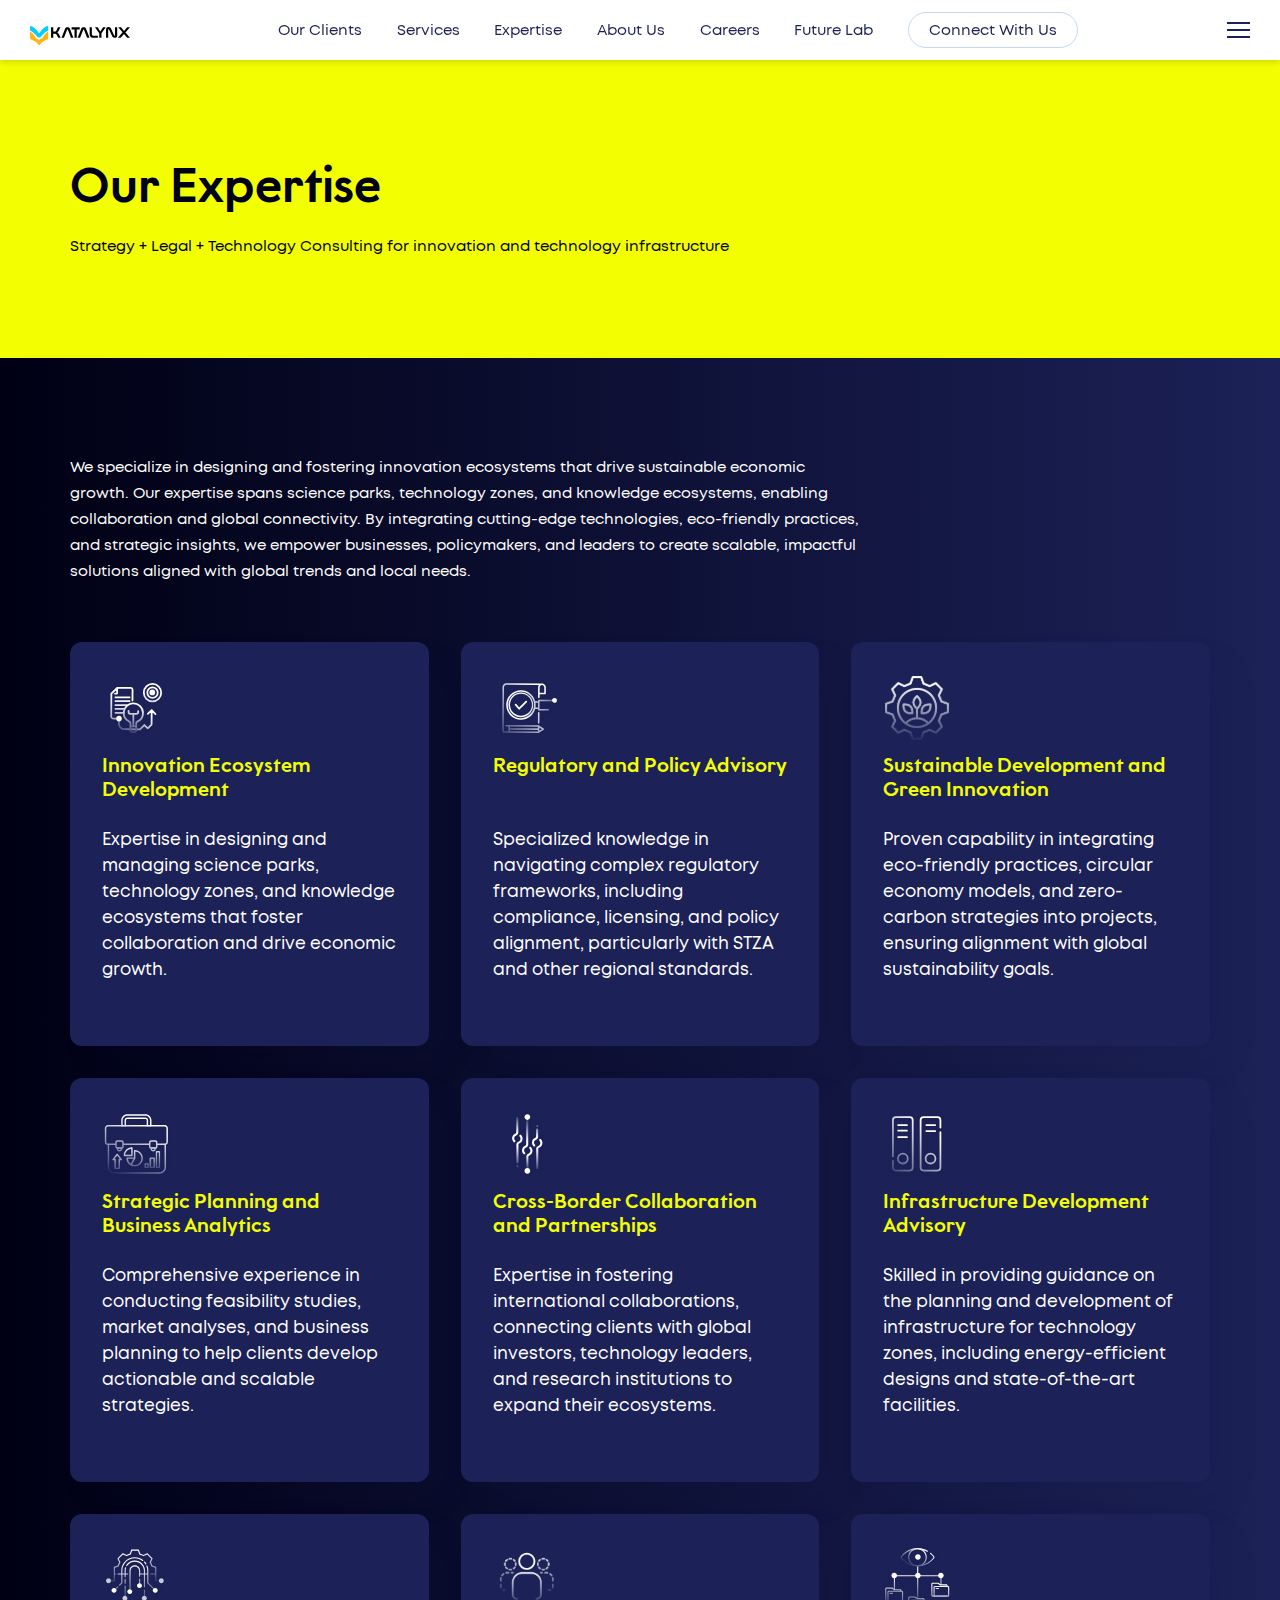
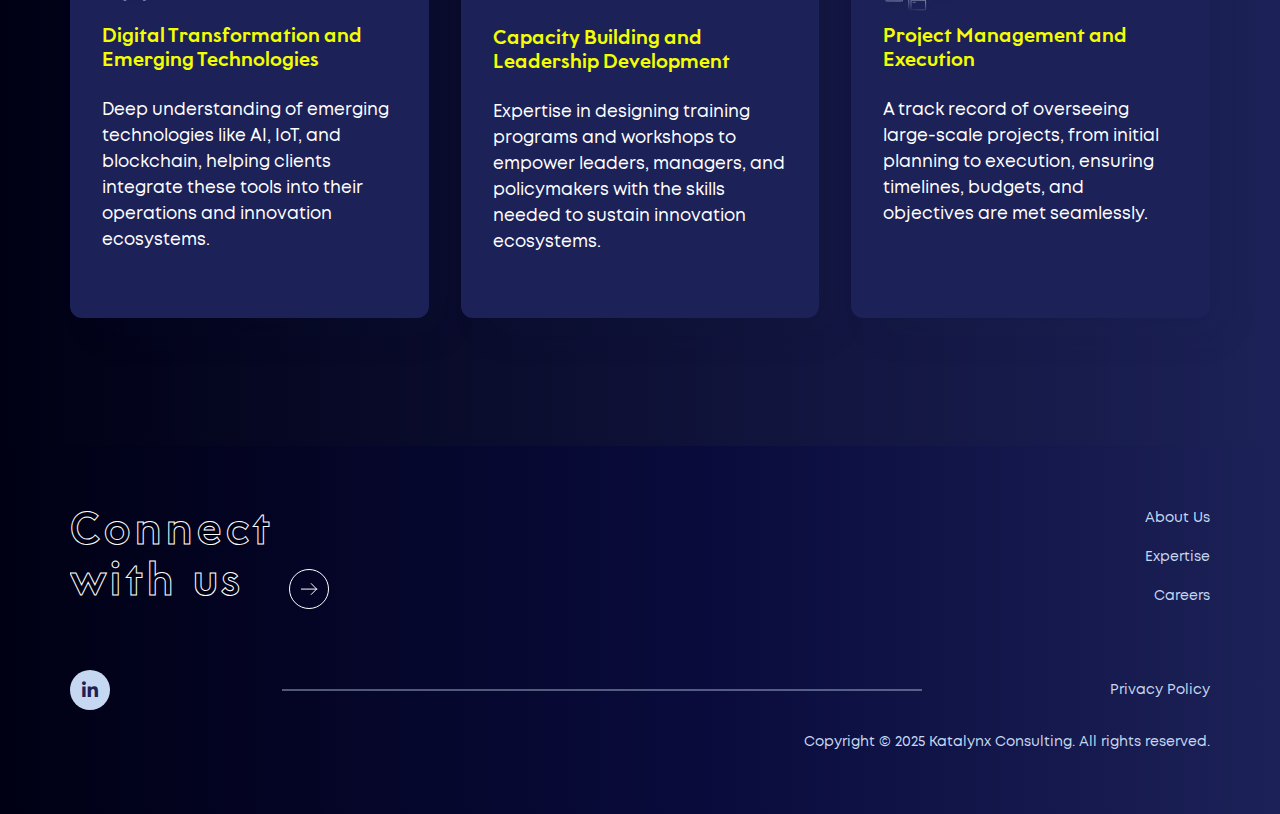
<file: expertise.html>
<!DOCTYPE html><html><head>

    <meta charset="UTF-8">
    <title>Expertise | Strategy + Legal + Technology Consulting for innovation and technology infrastructure</title>
    
    <meta name="viewport" content="width=device-width, initial-scale=1, maximum-scale=1, user-scalable=no">
    <meta name="format-detection" content="telephone=yes">
    <meta name="theme-color" content="#1C2157">
    <meta name="facebook-domain-verification" content="ibfbs60bq3bphd62z1k3pqma1wqydf">
    
    
    <link rel="stylesheet" href="css/494NpfI0U0gq.css" type="text/css">
    <link rel="stylesheet" href="css/about.css" type="text/css">

    <link rel="stylesheet" href="css/1BK62LZVliJi.css" type="text/css" media="only screen and (max-width: 600px)">
    <link rel="stylesheet" href="css/SUsZqWY0Ofz3.css" type="text/css" media="only screen and (min-width: 601px) and (max-width: 840px)">
    
    <link rel="icon" type="image/x-icon" href="images/Katalynx-logo-icon.svg">
    
    <link rel="shortcut icon" href="nZSWAXbdP7Zq.ico" type="image/x-icon">
    
    <!--[if lt IE 9]>
    <script>
    document.createElement("header");
    document.createElement("nav");
    document.createElement("section");
    document.createElement("article");
    document.createElement("footer");
    </script>
    <script src="http://html5shiv.googlecode.com/svn/trunk/html5.js"></script>
    <![endif]-->
    
    <meta name="robots" content="index, follow, max-image-preview:large, max-snippet:-1, max-video-preview:-1">
        <style>img:is([sizes="auto" i], [sizes^="auto," i]) { contain-intrinsic-size: 3000px 1500px }</style>
    
        <!-- This site is optimized with the Yoast SEO plugin v24.0 - https://yoast.com/wordpress/plugins/seo/ -->
        <meta property="og:locale" content="en_US">
        <meta property="og:type" content="article">
        <meta property="og:title" content="Expertise">
        <meta property="og:description" content="Strategy + Legal + Technology Consulting for innovation and technology infrastructure">
        <meta property="article:modified_time" content="2025-10-25T11:36:23+00:00">
        <meta property="og:image" content="images/ckqG9rhFs24V.jpg">
        <meta property="og:image:width" content="1200">
        <meta property="og:image:height" content="675">
        <meta property="og:image:type" content="image/jpeg">
        <meta name="twitter:card" content="summary_large_image">
        <!-- / Yoast SEO plugin. -->
    
    
    <link rel="stylesheet" id="wp-block-library-css" href="css/Vc89m0amljLc.css" type="text/css" media="all">
    <style id="wp-block-library-theme-inline-css" type="text/css">
    .wp-block-audio :where(figcaption){color:#555;font-size:13px;text-align:center}.is-dark-theme .wp-block-audio :where(figcaption){color:#ffffffa6}.wp-block-audio{margin:0 0 1em}.wp-block-code{border:1px solid #ccc;border-radius:4px;font-family:Menlo,Consolas,monaco,monospace;padding:.8em 1em}.wp-block-embed :where(figcaption){color:#555;font-size:13px;text-align:center}.is-dark-theme .wp-block-embed :where(figcaption){color:#ffffffa6}.wp-block-embed{margin:0 0 1em}.blocks-gallery-caption{color:#555;font-size:13px;text-align:center}.is-dark-theme .blocks-gallery-caption{color:#ffffffa6}:root :where(.wp-block-image figcaption){color:#555;font-size:13px;text-align:center}.is-dark-theme :root :where(.wp-block-image figcaption){color:#ffffffa6}.wp-block-image{margin:0 0 1em}.wp-block-pullquote{border-bottom:4px solid;border-top:4px solid;color:currentColor;margin-bottom:1.75em}.wp-block-pullquote cite,.wp-block-pullquote footer,.wp-block-pullquote__citation{color:currentColor;font-size:.8125em;font-style:normal;text-transform:uppercase}.wp-block-quote{border-left:.25em solid;margin:0 0 1.75em;padding-left:1em}.wp-block-quote cite,.wp-block-quote footer{color:currentColor;font-size:.8125em;font-style:normal;position:relative}.wp-block-quote:where(.has-text-align-right){border-left:none;border-right:.25em solid;padding-left:0;padding-right:1em}.wp-block-quote:where(.has-text-align-center){border:none;padding-left:0}.wp-block-quote.is-large,.wp-block-quote.is-style-large,.wp-block-quote:where(.is-style-plain){border:none}.wp-block-search .wp-block-search__label{font-weight:700}.wp-block-search__button{border:1px solid #ccc;padding:.375em .625em}:where(.wp-block-group.has-background){padding:1.25em 2.375em}.wp-block-separator.has-css-opacity{opacity:.4}.wp-block-separator{border:none;border-bottom:2px solid;margin-left:auto;margin-right:auto}.wp-block-separator.has-alpha-channel-opacity{opacity:1}.wp-block-separator:not(.is-style-wide):not(.is-style-dots){width:100px}.wp-block-separator.has-background:not(.is-style-dots){border-bottom:none;height:1px}.wp-block-separator.has-background:not(.is-style-wide):not(.is-style-dots){height:2px}.wp-block-table{margin:0 0 1em}.wp-block-table td,.wp-block-table th{word-break:normal}.wp-block-table :where(figcaption){color:#555;font-size:13px;text-align:center}.is-dark-theme .wp-block-table :where(figcaption){color:#ffffffa6}.wp-block-video :where(figcaption){color:#555;font-size:13px;text-align:center}.is-dark-theme .wp-block-video :where(figcaption){color:#ffffffa6}.wp-block-video{margin:0 0 1em}:root :where(.wp-block-template-part.has-background){margin-bottom:0;margin-top:0;padding:1.25em 2.375em}
    </style>
    <style id="classic-theme-styles-inline-css" type="text/css">
    /*! This file is auto-generated */
    .wp-block-button__link{color:#fff;background-color:#32373c;border-radius:9999px;box-shadow:none;text-decoration:none;padding:calc(.667em + 2px) calc(1.333em + 2px);font-size:1.125em}.wp-block-file__button{background:#32373c;color:#fff;text-decoration:none}
    </style>
    <style id="global-styles-inline-css" type="text/css">
    :root{--wp--preset--aspect-ratio--square: 1;--wp--preset--aspect-ratio--4-3: 4/3;--wp--preset--aspect-ratio--3-4: 3/4;--wp--preset--aspect-ratio--3-2: 3/2;--wp--preset--aspect-ratio--2-3: 2/3;--wp--preset--aspect-ratio--16-9: 16/9;--wp--preset--aspect-ratio--9-16: 9/16;--wp--preset--color--black: #000000;--wp--preset--color--cyan-bluish-gray: #abb8c3;--wp--preset--color--white: #ffffff;--wp--preset--color--pale-pink: #f78da7;--wp--preset--color--vivid-red: #cf2e2e;--wp--preset--color--luminous-vivid-orange: #ff6900;--wp--preset--color--luminous-vivid-amber: #fcb900;--wp--preset--color--light-green-cyan: #7bdcb5;--wp--preset--color--vivid-green-cyan: #00d084;--wp--preset--color--pale-cyan-blue: #8ed1fc;--wp--preset--color--vivid-cyan-blue: #0693e3;--wp--preset--color--vivid-purple: #9b51e0;--wp--preset--gradient--vivid-cyan-blue-to-vivid-purple: linear-gradient(135deg,rgba(6,147,227,1) 0%,rgb(155,81,224) 100%);--wp--preset--gradient--light-green-cyan-to-vivid-green-cyan: linear-gradient(135deg,rgb(122,220,180) 0%,rgb(0,208,130) 100%);--wp--preset--gradient--luminous-vivid-amber-to-luminous-vivid-orange: linear-gradient(135deg,rgba(252,185,0,1) 0%,rgba(255,105,0,1) 100%);--wp--preset--gradient--luminous-vivid-orange-to-vivid-red: linear-gradient(135deg,rgba(255,105,0,1) 0%,rgb(207,46,46) 100%);--wp--preset--gradient--very-light-gray-to-cyan-bluish-gray: linear-gradient(135deg,rgb(238,238,238) 0%,rgb(169,184,195) 100%);--wp--preset--gradient--cool-to-warm-spectrum: linear-gradient(135deg,rgb(74,234,220) 0%,rgb(151,120,209) 20%,rgb(207,42,186) 40%,rgb(238,44,130) 60%,rgb(251,105,98) 80%,rgb(254,248,76) 100%);--wp--preset--gradient--blush-light-purple: linear-gradient(135deg,rgb(255,206,236) 0%,rgb(152,150,240) 100%);--wp--preset--gradient--blush-bordeaux: linear-gradient(135deg,rgb(254,205,165) 0%,rgb(254,45,45) 50%,rgb(107,0,62) 100%);--wp--preset--gradient--luminous-dusk: linear-gradient(135deg,rgb(255,203,112) 0%,rgb(199,81,192) 50%,rgb(65,88,208) 100%);--wp--preset--gradient--pale-ocean: linear-gradient(135deg,rgb(255,245,203) 0%,rgb(182,227,212) 50%,rgb(51,167,181) 100%);--wp--preset--gradient--electric-grass: linear-gradient(135deg,rgb(202,248,128) 0%,rgb(113,206,126) 100%);--wp--preset--gradient--midnight: linear-gradient(135deg,rgb(2,3,129) 0%,rgb(40,116,252) 100%);--wp--preset--font-size--small: 13px;--wp--preset--font-size--medium: 20px;--wp--preset--font-size--large: 36px;--wp--preset--font-size--x-large: 42px;--wp--preset--spacing--20: 0.44rem;--wp--preset--spacing--30: 0.67rem;--wp--preset--spacing--40: 1rem;--wp--preset--spacing--50: 1.5rem;--wp--preset--spacing--60: 2.25rem;--wp--preset--spacing--70: 3.38rem;--wp--preset--spacing--80: 5.06rem;--wp--preset--shadow--natural: 6px 6px 9px rgba(0, 0, 0, 0.2);--wp--preset--shadow--deep: 12px 12px 50px rgba(0, 0, 0, 0.4);--wp--preset--shadow--sharp: 6px 6px 0px rgba(0, 0, 0, 0.2);--wp--preset--shadow--outlined: 6px 6px 0px -3px rgba(255, 255, 255, 1), 6px 6px rgba(0, 0, 0, 1);--wp--preset--shadow--crisp: 6px 6px 0px rgba(0, 0, 0, 1);}:where(.is-layout-flex){gap: 0.5em;}:where(.is-layout-grid){gap: 0.5em;}body .is-layout-flex{display: flex;}.is-layout-flex{flex-wrap: wrap;align-items: center;}.is-layout-flex > :is(*, div){margin: 0;}body .is-layout-grid{display: grid;}.is-layout-grid > :is(*, div){margin: 0;}:where(.wp-block-columns.is-layout-flex){gap: 2em;}:where(.wp-block-columns.is-layout-grid){gap: 2em;}:where(.wp-block-post-template.is-layout-flex){gap: 1.25em;}:where(.wp-block-post-template.is-layout-grid){gap: 1.25em;}.has-black-color{color: var(--wp--preset--color--black) !important;}.has-cyan-bluish-gray-color{color: var(--wp--preset--color--cyan-bluish-gray) !important;}.has-white-color{color: var(--wp--preset--color--white) !important;}.has-pale-pink-color{color: var(--wp--preset--color--pale-pink) !important;}.has-vivid-red-color{color: var(--wp--preset--color--vivid-red) !important;}.has-luminous-vivid-orange-color{color: var(--wp--preset--color--luminous-vivid-orange) !important;}.has-luminous-vivid-amber-color{color: var(--wp--preset--color--luminous-vivid-amber) !important;}.has-light-green-cyan-color{color: var(--wp--preset--color--light-green-cyan) !important;}.has-vivid-green-cyan-color{color: var(--wp--preset--color--vivid-green-cyan) !important;}.has-pale-cyan-blue-color{color: var(--wp--preset--color--pale-cyan-blue) !important;}.has-vivid-cyan-blue-color{color: var(--wp--preset--color--vivid-cyan-blue) !important;}.has-vivid-purple-color{color: var(--wp--preset--color--vivid-purple) !important;}.has-black-background-color{background-color: var(--wp--preset--color--black) !important;}.has-cyan-bluish-gray-background-color{background-color: var(--wp--preset--color--cyan-bluish-gray) !important;}.has-white-background-color{background-color: var(--wp--preset--color--white) !important;}.has-pale-pink-background-color{background-color: var(--wp--preset--color--pale-pink) !important;}.has-vivid-red-background-color{background-color: var(--wp--preset--color--vivid-red) !important;}.has-luminous-vivid-orange-background-color{background-color: var(--wp--preset--color--luminous-vivid-orange) !important;}.has-luminous-vivid-amber-background-color{background-color: var(--wp--preset--color--luminous-vivid-amber) !important;}.has-light-green-cyan-background-color{background-color: var(--wp--preset--color--light-green-cyan) !important;}.has-vivid-green-cyan-background-color{background-color: var(--wp--preset--color--vivid-green-cyan) !important;}.has-pale-cyan-blue-background-color{background-color: var(--wp--preset--color--pale-cyan-blue) !important;}.has-vivid-cyan-blue-background-color{background-color: var(--wp--preset--color--vivid-cyan-blue) !important;}.has-vivid-purple-background-color{background-color: var(--wp--preset--color--vivid-purple) !important;}.has-black-border-color{border-color: var(--wp--preset--color--black) !important;}.has-cyan-bluish-gray-border-color{border-color: var(--wp--preset--color--cyan-bluish-gray) !important;}.has-white-border-color{border-color: var(--wp--preset--color--white) !important;}.has-pale-pink-border-color{border-color: var(--wp--preset--color--pale-pink) !important;}.has-vivid-red-border-color{border-color: var(--wp--preset--color--vivid-red) !important;}.has-luminous-vivid-orange-border-color{border-color: var(--wp--preset--color--luminous-vivid-orange) !important;}.has-luminous-vivid-amber-border-color{border-color: var(--wp--preset--color--luminous-vivid-amber) !important;}.has-light-green-cyan-border-color{border-color: var(--wp--preset--color--light-green-cyan) !important;}.has-vivid-green-cyan-border-color{border-color: var(--wp--preset--color--vivid-green-cyan) !important;}.has-pale-cyan-blue-border-color{border-color: var(--wp--preset--color--pale-cyan-blue) !important;}.has-vivid-cyan-blue-border-color{border-color: var(--wp--preset--color--vivid-cyan-blue) !important;}.has-vivid-purple-border-color{border-color: var(--wp--preset--color--vivid-purple) !important;}.has-vivid-cyan-blue-to-vivid-purple-gradient-background{background: var(--wp--preset--gradient--vivid-cyan-blue-to-vivid-purple) !important;}.has-light-green-cyan-to-vivid-green-cyan-gradient-background{background: var(--wp--preset--gradient--light-green-cyan-to-vivid-green-cyan) !important;}.has-luminous-vivid-amber-to-luminous-vivid-orange-gradient-background{background: var(--wp--preset--gradient--luminous-vivid-amber-to-luminous-vivid-orange) !important;}.has-luminous-vivid-orange-to-vivid-red-gradient-background{background: var(--wp--preset--gradient--luminous-vivid-orange-to-vivid-red) !important;}.has-very-light-gray-to-cyan-bluish-gray-gradient-background{background: var(--wp--preset--gradient--very-light-gray-to-cyan-bluish-gray) !important;}.has-cool-to-warm-spectrum-gradient-background{background: var(--wp--preset--gradient--cool-to-warm-spectrum) !important;}.has-blush-light-purple-gradient-background{background: var(--wp--preset--gradient--blush-light-purple) !important;}.has-blush-bordeaux-gradient-background{background: var(--wp--preset--gradient--blush-bordeaux) !important;}.has-luminous-dusk-gradient-background{background: var(--wp--preset--gradient--luminous-dusk) !important;}.has-pale-ocean-gradient-background{background: var(--wp--preset--gradient--pale-ocean) !important;}.has-electric-grass-gradient-background{background: var(--wp--preset--gradient--electric-grass) !important;}.has-midnight-gradient-background{background: var(--wp--preset--gradient--midnight) !important;}.has-small-font-size{font-size: var(--wp--preset--font-size--small) !important;}.has-medium-font-size{font-size: var(--wp--preset--font-size--medium) !important;}.has-large-font-size{font-size: var(--wp--preset--font-size--large) !important;}.has-x-large-font-size{font-size: var(--wp--preset--font-size--x-large) !important;}
    :where(.wp-block-post-template.is-layout-flex){gap: 1.25em;}:where(.wp-block-post-template.is-layout-grid){gap: 1.25em;}
    :where(.wp-block-columns.is-layout-flex){gap: 2em;}:where(.wp-block-columns.is-layout-grid){gap: 2em;}
    :root :where(.wp-block-pullquote){font-size: 1.5em;line-height: 1.6;}
    </style>
    <link rel="stylesheet" id="wpml-blocks-css" href="css/fPwu8HFJ3kfa.css" type="text/css" media="all">
    <link rel="stylesheet" href="css/single-service.css" type="text/css">
    <link rel="stylesheet" id="contact-form-7-css" href="css/F0RNFzs7ZMyP.css" type="text/css" media="all">
    <link rel="stylesheet" id="wpa-css-css" href="css/DyCBeF6PUfgx.css" type="text/css" media="all">
    <link rel="stylesheet" id="wpml-menu-item-0-css" href="css/AtTC0AFimkpC.css" type="text/css" media="all">
    <link rel="stylesheet" id="search-filter-plugin-styles-css" href="css/FSuTOtWy3qNy.css" type="text/css" media="all">
    <link rel="stylesheet" id="borlabs-cookie-css" href="css/UmhBQnDnfecl.css" type="text/css" media="all">
    <style id="generateblocks-inline-css" type="text/css">
    .gb-container .wp-block-image img{vertical-align:middle;}.gb-grid-wrapper .wp-block-image{margin-bottom:0;}.gb-highlight{background:none;}.gb-container-link{position:absolute;top:0;right:0;bottom:0;left:0;z-index:99;}
    </style>
    
    <script type="text/javascript" src="js/KeFz8wgcpkMG.js" id="jquery-core-js"></script>
    
    <!-- Google tag (gtag.js) -->
    <script async src="https://www.googletagmanager.com/gtag/js?id=G-9S1QQF75H0"></script>
    <script>
    window.dataLayer = window.dataLayer || [];
    function gtag(){dataLayer.push(arguments);}
    gtag('js', new Date());

    gtag('config', 'G-9S1QQF75H0');
    </script>
    
    
    <style>
        .description b{
            font-size: 19.5px !important;
            font-family: 'LitSans' !important;
            font-weight: 100 !important;

        }
        .description p{
            font-size: 17px !important;
        }

    </style>
    
    
    
    <meta name="generator" content="WPML ver:4.6.14 stt:1,3;">
    <!-- Google Tag Manager -->
    
    <!-- End Google Tag Manager -->
    </head>

    <body class="page-template page-template-single-service-b2 page-template-single-service-b2-php page page-id-90135 page-parent page-child parent-pageid-90120 wp-embed-responsive de page-template-single-service">

        <header id="_nav_header">
            <div class="logo desktop">
                <a href="index.html">
                    <svg version="1.1" id="Ebene_1" xmlns="http://www.w3.org/2000/svg" xmlns:xlink="http://www.w3.org/1999/xlink" x="0px" y="0px" viewBox="0 0 200 50" enable-background="new 0 0 200 50" xml:space="preserve">
                        <img src="./images/Katalynx-Logo- Colored.svg" alt="" style="width: 100%; margin-top:-40%;" id="logo">
                    </svg>
                </a></div>

            <div class="top_nav"><div class="menu-top-navigation-container"><ul id="menu-top-navigation" class="menu"><li id="menu-item-27" class="scrollLink menu-item menu-item-type-custom menu-item-object-custom current-menu-item current_page_item menu-item-27"><a href="our_clients.html" aria-current="page">Our Clients</a></li>
<li id="menu-item-84938" class="scrollLink menu-item menu-item-type-custom menu-item-object-custom current-menu-item current_page_item menu-item-84938"><a href="our_services.html" aria-current="page">Services</a></li>
<li id="menu-item-85733" class="scrollLink menu-item menu-item-type-custom menu-item-object-custom current-menu-item current_page_item menu-item-85733"><a href="expertise.html" aria-current="page">Expertise</a></li>
<li id="menu-item-85269" class="menu-item menu-item-type-post_type menu-item-object-page menu-item-85269"><a href="about-us.html">About Us</a></li>
<li id="menu-item-85269" class="menu-item menu-item-type-post_type menu-item-object-page menu-item-85269"><a href="careers.html">Careers</a></li>

<li id="menu-item-87023" class="menu-item menu-item-type-post_type menu-item-object-page menu-item-87023"><a href="coming-soon.html">Future Lab</a></li>
<li id="menu-item-84993" class="contact menu-item menu-item-type-post_type menu-item-object-page menu-item-84993"><a href="contact-us.html">Connect With Us</a></li>
</ul></div></div>
            
            <div class="nav_bar">
                <div class="burger">
                    <div></div>
                    <div></div>
                    <div></div>
                </div>
            </div>
            
            
            <nav>
                <div class="top_mobile">
                    <div class="active main_nav_btn" data-sec="main_nav">What we do</div>
                    <div class="sec_nav_btn" data-sec="sec_nav">Who we are</div>
                </div>
                
                <div class="main_nav navigation">
                    <div class="top">
                        <div class="nav-logo"><a href="index.html"><noscript><img src="./images/Katalynx-Logo- white.svg"></noscript><img class="lazyload" src="data:image/svg+xml,%3Csvg%20xmlns=%22http://www.w3.org/2000/svg%22%20viewBox=%220%200%20210%20140%22%3E%3C/svg%3E" data-src="./images/Katalynx-Logo- white.svg"></a></div>
                        <div class="nav-title">What we do</div>
                    </div>
                    
                    <div class="menu-primary-navigation-container"><ul id="menu-primary-navigation" class="menu">
                        <li id="menu-item-85238" class="menu-item menu-item-type-post_type menu-item-object-page menu-item-85238"><a href="our_services.html">Services</a></li>
                        <li id="menu-item-85238" class="menu-item menu-item-type-post_type menu-item-object-page menu-item-85238"><a href="our_clients.html">Clients</a></li>
<li id="menu-item-85238" class="menu-item menu-item-type-post_type menu-item-object-page menu-item-85238"><a href="expertise.html">Expertise</a></li>
<li id="menu-item-87982" class="menu-item menu-item-type-post_type menu-item-object-page menu-item-87982"><a href="coming-soon.html">Future Lab</a></li>
<li id="menu-item-85595" class="contact mobile menu-item menu-item-type-post_type menu-item-object-page menu-item-85595"><a href="contact-us.html">Connect with us</a></li>
</ul></div>						
                </div>
    
                <div class="sec_nav navigation">
                    <div class="top">
                        <div class="nav-title">Who we are</div></div>
                    <div class="nav-container">
                        <div class="menu-secondary-navigation-container"><ul id="menu-secondary-navigation" class="menu"><li id="menu-item-85241" class="menu-item menu-item-type-post_type menu-item-object-page menu-item-85241"><a href="about-us.html">About Katalynx</a></li>
<li id="menu-item-85243" class="menu-item menu-item-type-post_type menu-item-object-page menu-item-85243"><a href="careers.html">Careers</a></li>
<li id="menu-item-91140" class="menu-item menu-item-type-post_type menu-item-object-page menu-item-91140"><a href="coming-soon.html">News</a></li>
<li id="menu-item-85246" class="contact menu-item menu-item-type-post_type menu-item-object-page menu-item-85246"><a href="contact-us.html">Connect with us</a></li>
</ul></div>							
                        <div class="nav-contact">
                            <div class="dc"><noscript><img src="./images/dc_blue.svg"></noscript><img class="lazyload" src="data:image/svg+xml,%3Csvg%20xmlns=%22http://www.w3.org/2000/svg%22%20viewBox=%220%200%20210%20140%22%3E%3C/svg%3E" data-src="./images/dc_blue.svg"></div>
                                                        <a href="info@katalynx.com">info@katalynx.com</a><br>
                            <a href="tel:+49 30 586 930 000">+92 311 0000000</a><br> 
                            <a href="https://www.google.com/maps/place/Daftarkhwan+%7C+Alpha/@33.6067052,73.0980566,17z/data=!3m1!4b1!4m6!3m5!1s0x38dfebe171eab46d:0x668f0f33eeab4c68!8m2!3d33.6067052!4d73.1006315!16s%2Fg%2F11tmrw5lqf?entry=ttu&g_ep=EgoyMDI0MTEyNC4xIKXMDSoASAFQAw%3D%3D" target="_blank">Daftarkhwan | Alpha<br>
                                Old Airport Rd, Chaklala Cantt.<br>
                                Rawalpindi, Punjab 46000</a>
                                                    </div>
                        
                    </div>
                </div>
            </nav>
            
            
            
            <div class="nav_bar_mobile">
                <div class="logo mobile">
                    <a href="index.html">
                    <svg version="1.1" id="Ebene_1" xmlns="http://www.w3.org/2000/svg" xmlns:xlink="http://www.w3.org/1999/xlink" x="0px" y="0px" viewBox="0 0 200 50" enable-background="new 0 0 200 50" xml:space="preserve">
                        <img src="./images/Katalynx-Logo- Colored.svg" alt="" style="width: 100%; margin-top:-40%;" id="logo">

                    </svg>
                </a>
                </div>
                <div class="burger">
                    <div></div>
                    <div></div>
                    <div></div>
                </div>
            </div>
            
            
        </header>
<div id="hero">
	<div class="container">
		<h1>Our Expertise</h1>
		<div class="intro">
								
<p>Strategy + Legal + Technology Consulting for innovation and technology infrastructure</p>
					</div>
	</div>
</div>

<section class="single-service" id="challenges">
            <div class="container">
                    <p class="intro">We specialize in designing and fostering innovation ecosystems that drive sustainable economic growth. Our expertise spans science parks, technology zones, and knowledge ecosystems, enabling collaboration and global connectivity. By integrating cutting-edge technologies, eco-friendly practices, and strategic insights, we empower businesses, policymakers, and leaders to create scalable, impactful solutions aligned with global trends and local needs.<br><br></p>
    
                    <div class="wrapper challenges">
                        <div class="single-challenge">
                            <div class="content">
                                <div class="icon"><noscript><img src="./images/tech.svg"></noscript><img class="lazyload" src="./images/tech.svg" data-src="./images/tech.svg"></div>
                                <div class="description">
                                    <span><b>Innovation Ecosystem Development</b></span>
                                    <br><br>
                                    <p>Expertise in designing and managing science parks, technology zones, and knowledge ecosystems that foster collaboration and drive economic growth.</p>
                                </div>
                            </div>
                        </div>
                        <div class="single-challenge">
                            <div class="content">
                                <div class="icon"><noscript><img src="./images/policy.svg"></noscript><img class="lazyload" src="./images/policy.svg" data-src="./images/policy.svg"></div>
                                <div class="description">
                                    <span><b>Regulatory and Policy Advisory</b></span>
                                    <br><br><br>
                                    <p>Specialized knowledge in navigating complex regulatory frameworks, including compliance, licensing, and policy alignment, particularly with STZA and other regional standards.</p>
                                </div>
                            </div>
                        </div>
                        <div class="single-challenge">
                            <div class="content">
                                <div class="icon"><noscript><img src="./images/sustain.svg"></noscript><img class="lazyload" src="./images/sustain.svg" data-src="./images/sustain.svg"></div>
                                <div class="description">
                                    <span><b>Sustainable Development and Green Innovation</b></span>
                                    <br><br>
                                    <p>Proven capability in integrating eco-friendly practices, circular economy models, and zero-carbon strategies into projects, ensuring alignment with global sustainability goals.</p>                                </div>
                            </div>
                        </div>
                    </div>

                    <div class="wrapper challenges">
                        <div class="single-challenge">
                            <div class="content">
                                <div class="icon"><noscript><img src="./images/strategic.svg"></noscript><img class="lazyload" src="./images/strategic.svg" data-src="./images/strategic.svg"></div>
                                <div class="description">
                                    <span><b>Strategic Planning and Business Analytics</b></span>
                                    <br><br>
                                    <p>Comprehensive experience in conducting feasibility studies, market analyses, and business planning to help clients develop actionable and scalable strategies.</p>                                </div>
                            </div>
                        </div>
                        <div class="single-challenge">
                            <div class="content">
                                <div class="icon"><noscript><img src="./images/cross-border.svg"></noscript><img class="lazyload" src="./images/cross-border.svg" data-src="./images/cross-border.svg"></div>
                                <div class="description">
                                    <span><b>Cross-Border Collaboration and Partnerships</b></span>
                                    <br><br>
                                    <p>Expertise in fostering international collaborations, connecting clients with global investors, technology leaders, and research institutions to expand their ecosystems.</p>                                </div>
                            </div>
                        </div>
                        <div class="single-challenge">
                            <div class="content">
                                <div class="icon"><noscript><img src="./images/infra.svg"></noscript><img class="lazyload" src="./images/infra.svg" data-src="./images/infra.svg"></div>
                                <div class="description">
                                    <span><b>Infrastructure Development Advisory</b></span>
                                    <br><br>
                                    <p>Skilled in providing guidance on the planning and development of infrastructure for technology zones, including energy-efficient designs and state-of-the-art facilities.</p>                            </div>
                        </div>
                    </div>

            </div>
                <div class="wrapper challenges">
                    <div class="single-challenge">
                        <div class="content">
                            <div class="icon" style="margin-bottom: 10px;"><noscript><img src="./images/innovation.svg"></noscript><img class="lazyload" src="./images/innovation.svg" data-src="./images/innovation.svg"></div>
                            <div class="description">
                                <span><b>Digital Transformation and Emerging Technologies</b></span>
                                <br><br>
                                <p>Deep understanding of emerging technologies like AI, IoT, and blockchain, helping clients integrate these tools into their operations and innovation ecosystems.</p>
                            </div>
                        </div>
                    </div>
                    <div class="single-challenge">
                        <div class="content">
                            <div class="icon"><noscript><img src="./images/leadership 1.png"></noscript><img class="lazyload" src="./images/leadership 1.png" data-src="./images/leadership 1.png"></div>
                            <div class="description">
                                <span><b>Capacity Building and Leadership Development</b></span>
                                <br><br>
                                <p>Expertise in designing training programs and workshops to empower leaders, managers, and policymakers with the skills needed to sustain innovation ecosystems.</p>
                            </div>
                        </div>
                    </div>
                    <div class="single-challenge">
                        <div class="content">
                            <div class="icon"><noscript><img src="./images/project.svg"></noscript><img class="lazyload" src="./images/project.svg" data-src="./images/project.svg"></div>
                            <div class="description">
                                <span><b>Project Management and Execution</b></span>
                                <br><br>
                                <p>A track record of overseeing large-scale projects, from initial planning to execution, ensuring timelines, budgets, and objectives are met seamlessly.</p>
                            </div>
                    </div>
                </div>
            </div>

    </section>

    <footer>
        <div class="container">
        
            <div class="wrapper grid-2">
                <div class="column">
                    <a href="contact-us.html" class="read-more white"><p class="header">Connect <br>with us</p></a>
                </div>
    
                <div class="column">
                    <div class="footer_nav"><div class="menu-footer-navigation-container"><ul id="menu-footer-navigation" class="menu"><li id="menu-item-84722" class="menu-item menu-item-type-post_type menu-item-object-page menu-item-84722"><a href="about-us.html">About Us</a></li>
    <li id="menu-item-84728" class="menu-item menu-item-type-post_type menu-item-object-page menu-item-84728"><a href="expertise.html">Expertise</a></li>
    <li id="menu-item-84727" class="menu-item menu-item-type-post_type menu-item-object-page menu-item-84727"><a href="careers.html">Careers</a></li>
    </ul></div></div>
                </div>
            </div>
            
            <div class="wrapper">
                <div class="col"><a href="https://www.linkedin.com/company/katalynx" target="_blank"><i class="fab fa-linkedin-in"></i></a></div>
                <div class="col"><div class="line"></div></div>
                <div class="col footer_nav_legal"><div class="menu-footer-legal-notes-container"><ul id="menu-footer-legal-notes" class="menu">
    <li id="menu-item-84733" class="menu-item menu-item-type-post_type menu-item-object-page menu-item-privacy-policy menu-item-84733"><a rel="privacy-policy" href="privacy.html">Privacy Policy</a></li>
    </ul></div></div>
            </div>
            
            <div class="copyright">Copyright © 2025 Katalynx Consulting. All rights reserved.</div>
            
        </div>
    </footer>

</script></div><!--googleon: all--><noscript><style>.lazyload{display:none;}</style></noscript><script data-noptimize="1">window.lazySizesConfig=window.lazySizesConfig||{};window.lazySizesConfig.loadMode=1;</script><script async="" data-noptimize="1" src="js/tXfRp2tVbICm.js"></script><script type="text/javascript" src="js/hg9YNbXr8LSE.js" id="wp-hooks-js"></script>
<script type="text/javascript" src="js/Mh1tmpq8T5L1.js" id="wp-i18n-js"></script>




<script type="text/javascript" src="js/wZyhqElptgUH.js" id="contact-form-7-js"></script>

<script defer="" src="js/K1RiI8LgWOqG.js"></script>

<script>
    window.addEventListener('scroll', function () {
        const logo = document.querySelector('#logo'); // Select the logo
        const scrollThreshold = 70; // Pixels scrolled before the change
        
        if (window.scrollY > scrollThreshold) {
            // Change to a new logo
            logo.setAttribute('src', './images/Katalynx-Logo- Colored.svg');
        } else {
            // Revert to the original logo
        }
    });
</script>


    </body>
</file>
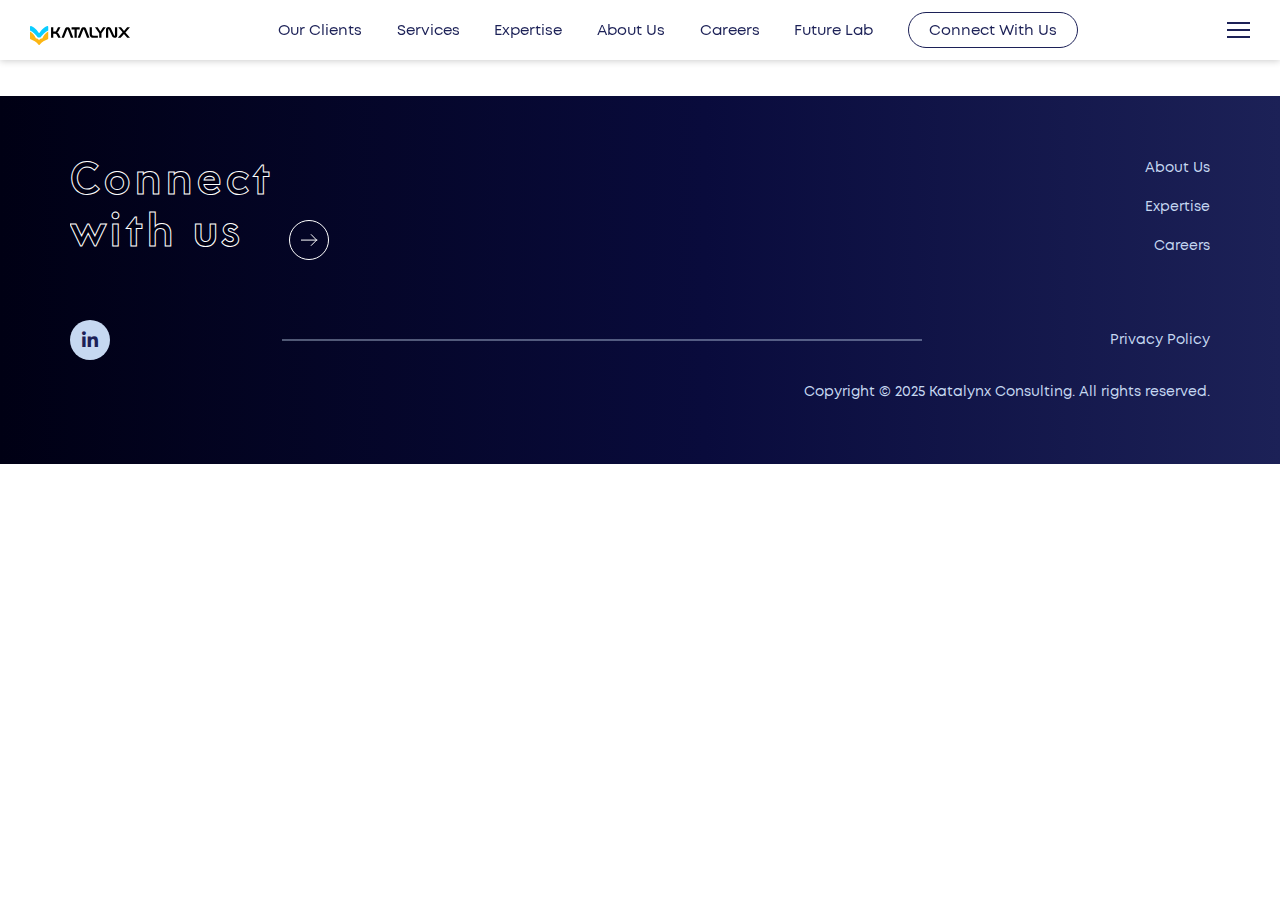
<file: imprint.html>
<!DOCTYPE html><html><head>

    <meta charset="UTF-8">
    <title>Our Clients | Strategy + Legal + Technology Consulting for innovation and technology infrastructure</title>
    
    <meta name="viewport" content="width=device-width, initial-scale=1, maximum-scale=1, user-scalable=no">
    <meta name="format-detection" content="telephone=yes">
    <meta name="theme-color" content="#1C2157">
    <meta name="facebook-domain-verification" content="ibfbs60bq3bphd62z1k3pqma1wqydf">
    
    
    <link rel="stylesheet" href="css/494NpfI0U0gq.css" type="text/css">
    <link rel="stylesheet" href="css/about.css" type="text/css">

    <link rel="stylesheet" href="css/1BK62LZVliJi.css" type="text/css" media="only screen and (max-width: 600px)">
    <link rel="stylesheet" href="css/SUsZqWY0Ofz3.css" type="text/css" media="only screen and (min-width: 601px) and (max-width: 840px)">
    
    <link rel="icon" type="image/x-icon" href="images/Katalynx-logo-icon.svg">
    
    <link rel="shortcut icon" href="nZSWAXbdP7Zq.ico" type="image/x-icon">
    
    <!--[if lt IE 9]>
    <script>
    document.createElement("header");
    document.createElement("nav");
    document.createElement("section");
    document.createElement("article");
    document.createElement("footer");
    </script>
    <script src="http://html5shiv.googlecode.com/svn/trunk/html5.js"></script>
    <![endif]-->
    
    <meta name="robots" content="index, follow, max-image-preview:large, max-snippet:-1, max-video-preview:-1">
        <style>img:is([sizes="auto" i], [sizes^="auto," i]) { contain-intrinsic-size: 3000px 1500px }</style>
    
        <!-- This site is optimized with the Yoast SEO plugin v24.0 - https://yoast.com/wordpress/plugins/seo/ -->
        <meta property="og:locale" content="en_US">
        <meta property="og:type" content="article">
        <meta property="og:title" content="About Katalynx">
        <meta property="og:description" content="Strategy + Legal + Technology Consulting for innovation and technology infrastructure">
        <meta property="article:modified_time" content="2025-10-25T11:36:23+00:00">
        <meta property="og:image" content="images/ckqG9rhFs24V.jpg">
        <meta property="og:image:width" content="1200">
        <meta property="og:image:height" content="675">
        <meta property="og:image:type" content="image/jpeg">
        <meta name="twitter:card" content="summary_large_image">
        <!-- / Yoast SEO plugin. -->
    
    
    <link rel="stylesheet" id="wp-block-library-css" href="css/Vc89m0amljLc.css" type="text/css" media="all">
    <style id="wp-block-library-theme-inline-css" type="text/css">
    .wp-block-audio :where(figcaption){color:#555;font-size:13px;text-align:center}.is-dark-theme .wp-block-audio :where(figcaption){color:#ffffffa6}.wp-block-audio{margin:0 0 1em}.wp-block-code{border:1px solid #ccc;border-radius:4px;font-family:Menlo,Consolas,monaco,monospace;padding:.8em 1em}.wp-block-embed :where(figcaption){color:#555;font-size:13px;text-align:center}.is-dark-theme .wp-block-embed :where(figcaption){color:#ffffffa6}.wp-block-embed{margin:0 0 1em}.blocks-gallery-caption{color:#555;font-size:13px;text-align:center}.is-dark-theme .blocks-gallery-caption{color:#ffffffa6}:root :where(.wp-block-image figcaption){color:#555;font-size:13px;text-align:center}.is-dark-theme :root :where(.wp-block-image figcaption){color:#ffffffa6}.wp-block-image{margin:0 0 1em}.wp-block-pullquote{border-bottom:4px solid;border-top:4px solid;color:currentColor;margin-bottom:1.75em}.wp-block-pullquote cite,.wp-block-pullquote footer,.wp-block-pullquote__citation{color:currentColor;font-size:.8125em;font-style:normal;text-transform:uppercase}.wp-block-quote{border-left:.25em solid;margin:0 0 1.75em;padding-left:1em}.wp-block-quote cite,.wp-block-quote footer{color:currentColor;font-size:.8125em;font-style:normal;position:relative}.wp-block-quote:where(.has-text-align-right){border-left:none;border-right:.25em solid;padding-left:0;padding-right:1em}.wp-block-quote:where(.has-text-align-center){border:none;padding-left:0}.wp-block-quote.is-large,.wp-block-quote.is-style-large,.wp-block-quote:where(.is-style-plain){border:none}.wp-block-search .wp-block-search__label{font-weight:700}.wp-block-search__button{border:1px solid #ccc;padding:.375em .625em}:where(.wp-block-group.has-background){padding:1.25em 2.375em}.wp-block-separator.has-css-opacity{opacity:.4}.wp-block-separator{border:none;border-bottom:2px solid;margin-left:auto;margin-right:auto}.wp-block-separator.has-alpha-channel-opacity{opacity:1}.wp-block-separator:not(.is-style-wide):not(.is-style-dots){width:100px}.wp-block-separator.has-background:not(.is-style-dots){border-bottom:none;height:1px}.wp-block-separator.has-background:not(.is-style-wide):not(.is-style-dots){height:2px}.wp-block-table{margin:0 0 1em}.wp-block-table td,.wp-block-table th{word-break:normal}.wp-block-table :where(figcaption){color:#555;font-size:13px;text-align:center}.is-dark-theme .wp-block-table :where(figcaption){color:#ffffffa6}.wp-block-video :where(figcaption){color:#555;font-size:13px;text-align:center}.is-dark-theme .wp-block-video :where(figcaption){color:#ffffffa6}.wp-block-video{margin:0 0 1em}:root :where(.wp-block-template-part.has-background){margin-bottom:0;margin-top:0;padding:1.25em 2.375em}
    </style>
    <style id="classic-theme-styles-inline-css" type="text/css">
    /*! This file is auto-generated */
    .wp-block-button__link{color:#fff;background-color:#32373c;border-radius:9999px;box-shadow:none;text-decoration:none;padding:calc(.667em + 2px) calc(1.333em + 2px);font-size:1.125em}.wp-block-file__button{background:#32373c;color:#fff;text-decoration:none}
    </style>
    <style id="global-styles-inline-css" type="text/css">
    :root{--wp--preset--aspect-ratio--square: 1;--wp--preset--aspect-ratio--4-3: 4/3;--wp--preset--aspect-ratio--3-4: 3/4;--wp--preset--aspect-ratio--3-2: 3/2;--wp--preset--aspect-ratio--2-3: 2/3;--wp--preset--aspect-ratio--16-9: 16/9;--wp--preset--aspect-ratio--9-16: 9/16;--wp--preset--color--black: #000000;--wp--preset--color--cyan-bluish-gray: #abb8c3;--wp--preset--color--white: #ffffff;--wp--preset--color--pale-pink: #f78da7;--wp--preset--color--vivid-red: #cf2e2e;--wp--preset--color--luminous-vivid-orange: #ff6900;--wp--preset--color--luminous-vivid-amber: #fcb900;--wp--preset--color--light-green-cyan: #7bdcb5;--wp--preset--color--vivid-green-cyan: #00d084;--wp--preset--color--pale-cyan-blue: #8ed1fc;--wp--preset--color--vivid-cyan-blue: #0693e3;--wp--preset--color--vivid-purple: #9b51e0;--wp--preset--gradient--vivid-cyan-blue-to-vivid-purple: linear-gradient(135deg,rgba(6,147,227,1) 0%,rgb(155,81,224) 100%);--wp--preset--gradient--light-green-cyan-to-vivid-green-cyan: linear-gradient(135deg,rgb(122,220,180) 0%,rgb(0,208,130) 100%);--wp--preset--gradient--luminous-vivid-amber-to-luminous-vivid-orange: linear-gradient(135deg,rgba(252,185,0,1) 0%,rgba(255,105,0,1) 100%);--wp--preset--gradient--luminous-vivid-orange-to-vivid-red: linear-gradient(135deg,rgba(255,105,0,1) 0%,rgb(207,46,46) 100%);--wp--preset--gradient--very-light-gray-to-cyan-bluish-gray: linear-gradient(135deg,rgb(238,238,238) 0%,rgb(169,184,195) 100%);--wp--preset--gradient--cool-to-warm-spectrum: linear-gradient(135deg,rgb(74,234,220) 0%,rgb(151,120,209) 20%,rgb(207,42,186) 40%,rgb(238,44,130) 60%,rgb(251,105,98) 80%,rgb(254,248,76) 100%);--wp--preset--gradient--blush-light-purple: linear-gradient(135deg,rgb(255,206,236) 0%,rgb(152,150,240) 100%);--wp--preset--gradient--blush-bordeaux: linear-gradient(135deg,rgb(254,205,165) 0%,rgb(254,45,45) 50%,rgb(107,0,62) 100%);--wp--preset--gradient--luminous-dusk: linear-gradient(135deg,rgb(255,203,112) 0%,rgb(199,81,192) 50%,rgb(65,88,208) 100%);--wp--preset--gradient--pale-ocean: linear-gradient(135deg,rgb(255,245,203) 0%,rgb(182,227,212) 50%,rgb(51,167,181) 100%);--wp--preset--gradient--electric-grass: linear-gradient(135deg,rgb(202,248,128) 0%,rgb(113,206,126) 100%);--wp--preset--gradient--midnight: linear-gradient(135deg,rgb(2,3,129) 0%,rgb(40,116,252) 100%);--wp--preset--font-size--small: 13px;--wp--preset--font-size--medium: 20px;--wp--preset--font-size--large: 36px;--wp--preset--font-size--x-large: 42px;--wp--preset--spacing--20: 0.44rem;--wp--preset--spacing--30: 0.67rem;--wp--preset--spacing--40: 1rem;--wp--preset--spacing--50: 1.5rem;--wp--preset--spacing--60: 2.25rem;--wp--preset--spacing--70: 3.38rem;--wp--preset--spacing--80: 5.06rem;--wp--preset--shadow--natural: 6px 6px 9px rgba(0, 0, 0, 0.2);--wp--preset--shadow--deep: 12px 12px 50px rgba(0, 0, 0, 0.4);--wp--preset--shadow--sharp: 6px 6px 0px rgba(0, 0, 0, 0.2);--wp--preset--shadow--outlined: 6px 6px 0px -3px rgba(255, 255, 255, 1), 6px 6px rgba(0, 0, 0, 1);--wp--preset--shadow--crisp: 6px 6px 0px rgba(0, 0, 0, 1);}:where(.is-layout-flex){gap: 0.5em;}:where(.is-layout-grid){gap: 0.5em;}body .is-layout-flex{display: flex;}.is-layout-flex{flex-wrap: wrap;align-items: center;}.is-layout-flex > :is(*, div){margin: 0;}body .is-layout-grid{display: grid;}.is-layout-grid > :is(*, div){margin: 0;}:where(.wp-block-columns.is-layout-flex){gap: 2em;}:where(.wp-block-columns.is-layout-grid){gap: 2em;}:where(.wp-block-post-template.is-layout-flex){gap: 1.25em;}:where(.wp-block-post-template.is-layout-grid){gap: 1.25em;}.has-black-color{color: var(--wp--preset--color--black) !important;}.has-cyan-bluish-gray-color{color: var(--wp--preset--color--cyan-bluish-gray) !important;}.has-white-color{color: var(--wp--preset--color--white) !important;}.has-pale-pink-color{color: var(--wp--preset--color--pale-pink) !important;}.has-vivid-red-color{color: var(--wp--preset--color--vivid-red) !important;}.has-luminous-vivid-orange-color{color: var(--wp--preset--color--luminous-vivid-orange) !important;}.has-luminous-vivid-amber-color{color: var(--wp--preset--color--luminous-vivid-amber) !important;}.has-light-green-cyan-color{color: var(--wp--preset--color--light-green-cyan) !important;}.has-vivid-green-cyan-color{color: var(--wp--preset--color--vivid-green-cyan) !important;}.has-pale-cyan-blue-color{color: var(--wp--preset--color--pale-cyan-blue) !important;}.has-vivid-cyan-blue-color{color: var(--wp--preset--color--vivid-cyan-blue) !important;}.has-vivid-purple-color{color: var(--wp--preset--color--vivid-purple) !important;}.has-black-background-color{background-color: var(--wp--preset--color--black) !important;}.has-cyan-bluish-gray-background-color{background-color: var(--wp--preset--color--cyan-bluish-gray) !important;}.has-white-background-color{background-color: var(--wp--preset--color--white) !important;}.has-pale-pink-background-color{background-color: var(--wp--preset--color--pale-pink) !important;}.has-vivid-red-background-color{background-color: var(--wp--preset--color--vivid-red) !important;}.has-luminous-vivid-orange-background-color{background-color: var(--wp--preset--color--luminous-vivid-orange) !important;}.has-luminous-vivid-amber-background-color{background-color: var(--wp--preset--color--luminous-vivid-amber) !important;}.has-light-green-cyan-background-color{background-color: var(--wp--preset--color--light-green-cyan) !important;}.has-vivid-green-cyan-background-color{background-color: var(--wp--preset--color--vivid-green-cyan) !important;}.has-pale-cyan-blue-background-color{background-color: var(--wp--preset--color--pale-cyan-blue) !important;}.has-vivid-cyan-blue-background-color{background-color: var(--wp--preset--color--vivid-cyan-blue) !important;}.has-vivid-purple-background-color{background-color: var(--wp--preset--color--vivid-purple) !important;}.has-black-border-color{border-color: var(--wp--preset--color--black) !important;}.has-cyan-bluish-gray-border-color{border-color: var(--wp--preset--color--cyan-bluish-gray) !important;}.has-white-border-color{border-color: var(--wp--preset--color--white) !important;}.has-pale-pink-border-color{border-color: var(--wp--preset--color--pale-pink) !important;}.has-vivid-red-border-color{border-color: var(--wp--preset--color--vivid-red) !important;}.has-luminous-vivid-orange-border-color{border-color: var(--wp--preset--color--luminous-vivid-orange) !important;}.has-luminous-vivid-amber-border-color{border-color: var(--wp--preset--color--luminous-vivid-amber) !important;}.has-light-green-cyan-border-color{border-color: var(--wp--preset--color--light-green-cyan) !important;}.has-vivid-green-cyan-border-color{border-color: var(--wp--preset--color--vivid-green-cyan) !important;}.has-pale-cyan-blue-border-color{border-color: var(--wp--preset--color--pale-cyan-blue) !important;}.has-vivid-cyan-blue-border-color{border-color: var(--wp--preset--color--vivid-cyan-blue) !important;}.has-vivid-purple-border-color{border-color: var(--wp--preset--color--vivid-purple) !important;}.has-vivid-cyan-blue-to-vivid-purple-gradient-background{background: var(--wp--preset--gradient--vivid-cyan-blue-to-vivid-purple) !important;}.has-light-green-cyan-to-vivid-green-cyan-gradient-background{background: var(--wp--preset--gradient--light-green-cyan-to-vivid-green-cyan) !important;}.has-luminous-vivid-amber-to-luminous-vivid-orange-gradient-background{background: var(--wp--preset--gradient--luminous-vivid-amber-to-luminous-vivid-orange) !important;}.has-luminous-vivid-orange-to-vivid-red-gradient-background{background: var(--wp--preset--gradient--luminous-vivid-orange-to-vivid-red) !important;}.has-very-light-gray-to-cyan-bluish-gray-gradient-background{background: var(--wp--preset--gradient--very-light-gray-to-cyan-bluish-gray) !important;}.has-cool-to-warm-spectrum-gradient-background{background: var(--wp--preset--gradient--cool-to-warm-spectrum) !important;}.has-blush-light-purple-gradient-background{background: var(--wp--preset--gradient--blush-light-purple) !important;}.has-blush-bordeaux-gradient-background{background: var(--wp--preset--gradient--blush-bordeaux) !important;}.has-luminous-dusk-gradient-background{background: var(--wp--preset--gradient--luminous-dusk) !important;}.has-pale-ocean-gradient-background{background: var(--wp--preset--gradient--pale-ocean) !important;}.has-electric-grass-gradient-background{background: var(--wp--preset--gradient--electric-grass) !important;}.has-midnight-gradient-background{background: var(--wp--preset--gradient--midnight) !important;}.has-small-font-size{font-size: var(--wp--preset--font-size--small) !important;}.has-medium-font-size{font-size: var(--wp--preset--font-size--medium) !important;}.has-large-font-size{font-size: var(--wp--preset--font-size--large) !important;}.has-x-large-font-size{font-size: var(--wp--preset--font-size--x-large) !important;}
    :where(.wp-block-post-template.is-layout-flex){gap: 1.25em;}:where(.wp-block-post-template.is-layout-grid){gap: 1.25em;}
    :where(.wp-block-columns.is-layout-flex){gap: 2em;}:where(.wp-block-columns.is-layout-grid){gap: 2em;}
    :root :where(.wp-block-pullquote){font-size: 1.5em;line-height: 1.6;}
    </style>
    <link rel="stylesheet" id="wpml-blocks-css" href="css/fPwu8HFJ3kfa.css" type="text/css" media="all">
    <link rel="stylesheet" href="css/single-service.css" type="text/css">
    <link rel="stylesheet" id="contact-form-7-css" href="css/F0RNFzs7ZMyP.css" type="text/css" media="all">
    <link rel="stylesheet" id="wpa-css-css" href="css/DyCBeF6PUfgx.css" type="text/css" media="all">
    <link rel="stylesheet" id="wpml-menu-item-0-css" href="css/AtTC0AFimkpC.css" type="text/css" media="all">
    <link rel="stylesheet" id="search-filter-plugin-styles-css" href="css/FSuTOtWy3qNy.css" type="text/css" media="all">
    <link rel="stylesheet" id="borlabs-cookie-css" href="css/UmhBQnDnfecl.css" type="text/css" media="all">
    <style id="generateblocks-inline-css" type="text/css">
    .gb-container .wp-block-image img{vertical-align:middle;}.gb-grid-wrapper .wp-block-image{margin-bottom:0;}.gb-highlight{background:none;}.gb-container-link{position:absolute;top:0;right:0;bottom:0;left:0;z-index:99;}
    </style>
    
    <script type="text/javascript" src="js/KeFz8wgcpkMG.js" id="jquery-core-js"></script>
    
    <!-- Google tag (gtag.js) -->
    <script async src="https://www.googletagmanager.com/gtag/js?id=G-9S1QQF75H0"></script>
    <script>
    window.dataLayer = window.dataLayer || [];
    function gtag(){dataLayer.push(arguments);}
    gtag('js', new Date());

    gtag('config', 'G-9S1QQF75H0');
    </script>
    
    
    
    
    
    
    <meta name="generator" content="WPML ver:4.6.14 stt:1,3;">
    <!-- Google Tag Manager -->
    
    <!-- End Google Tag Manager -->
    </head>
    <body class="privacy-policy page-template-default page page-id-3 wp-embed-responsive en">
        <header id="_nav_header">
            <div class="logo desktop">
                <a href="index.html">
                    <svg version="1.1" id="Ebene_1" xmlns="http://www.w3.org/2000/svg" xmlns:xlink="http://www.w3.org/1999/xlink" x="0px" y="0px" viewBox="0 0 200 50" enable-background="new 0 0 200 50" xml:space="preserve">
                        <img src="./images/Katalynx-Logo- Colored.svg" alt="" style="width: 100%; margin-top:-40%;" id="logo">
                    </svg>
                </a></div>

            <div class="top_nav"><div class="menu-top-navigation-container"><ul id="menu-top-navigation" class="menu"><li id="menu-item-27" class="scrollLink menu-item menu-item-type-custom menu-item-object-custom current-menu-item current_page_item menu-item-27"><a href="our_clients.html" aria-current="page">Our Clients</a></li>
<li id="menu-item-84938" class="scrollLink menu-item menu-item-type-custom menu-item-object-custom current-menu-item current_page_item menu-item-84938"><a href="our_services.html" aria-current="page">Services</a></li>
<li id="menu-item-85733" class="scrollLink menu-item menu-item-type-custom menu-item-object-custom current-menu-item current_page_item menu-item-85733"><a href="expertise.html" aria-current="page">Expertise</a></li>
<li id="menu-item-85269" class="menu-item menu-item-type-post_type menu-item-object-page menu-item-85269"><a href="about-us.html">About Us</a></li>
<li id="menu-item-85269" class="menu-item menu-item-type-post_type menu-item-object-page menu-item-85269"><a href="careers.html">Careers</a></li>

<li id="menu-item-87023" class="menu-item menu-item-type-post_type menu-item-object-page menu-item-87023"><a href="coming-soon.html">Future Lab</a></li>
<li id="menu-item-84993" class="contact menu-item menu-item-type-post_type menu-item-object-page menu-item-84993"><a href="contact-us.html">Connect With Us</a></li>
</ul></div></div>
            
            <div class="nav_bar">
                <div class="burger">
                    <div></div>
                    <div></div>
                    <div></div>
                </div>
            </div>
            
            
            <nav>
                <div class="top_mobile">
                    <div class="active main_nav_btn" data-sec="main_nav">What we do</div>
                    <div class="sec_nav_btn" data-sec="sec_nav">Who we are</div>
                </div>
                
                <div class="main_nav navigation">
                    <div class="top">
                        <div class="nav-logo"><a href="index.html"><noscript><img src="./images/Katalynx-Logo- white.svg"></noscript><img class="lazyload" src="data:image/svg+xml,%3Csvg%20xmlns=%22http://www.w3.org/2000/svg%22%20viewBox=%220%200%20210%20140%22%3E%3C/svg%3E" data-src="./images/Katalynx-Logo- white.svg"></a></div>
                        <div class="nav-title">What we do</div>
                    </div>
                    
                    <div class="menu-primary-navigation-container"><ul id="menu-primary-navigation" class="menu">
                        <li id="menu-item-85238" class="menu-item menu-item-type-post_type menu-item-object-page menu-item-85238"><a href="our_services.html">Services</a></li>
                        <li id="menu-item-85238" class="menu-item menu-item-type-post_type menu-item-object-page menu-item-85238"><a href="our_clients.html">Clients</a></li>
<li id="menu-item-85238" class="menu-item menu-item-type-post_type menu-item-object-page menu-item-85238"><a href="expertise.html">Expertise</a></li>
<li id="menu-item-87982" class="menu-item menu-item-type-post_type menu-item-object-page menu-item-87982"><a href="coming-soon.html">Future Lab</a></li>
<li id="menu-item-85595" class="contact mobile menu-item menu-item-type-post_type menu-item-object-page menu-item-85595"><a href="contact-us.html">Connect with us</a></li>
</ul></div>						
                </div>
    
                <div class="sec_nav navigation">
                    <div class="top">
                        <div class="nav-title">Who we are</div></div>
                    <div class="nav-container">
                        <div class="menu-secondary-navigation-container"><ul id="menu-secondary-navigation" class="menu"><li id="menu-item-85241" class="menu-item menu-item-type-post_type menu-item-object-page menu-item-85241"><a href="about-us.html">About Katalynx</a></li>
<li id="menu-item-85243" class="menu-item menu-item-type-post_type menu-item-object-page menu-item-85243"><a href="careers.html">Careers</a></li>
<li id="menu-item-91140" class="menu-item menu-item-type-post_type menu-item-object-page menu-item-91140"><a href="coming-soon.html">News</a></li>
<li id="menu-item-85246" class="contact menu-item menu-item-type-post_type menu-item-object-page menu-item-85246"><a href="contact-us.html">Connect with us</a></li>
</ul></div>							
                        <div class="nav-contact">
                            <div class="dc"><noscript><img src="./images/dc_blue.svg"></noscript><img class="lazyload" src="data:image/svg+xml,%3Csvg%20xmlns=%22http://www.w3.org/2000/svg%22%20viewBox=%220%200%20210%20140%22%3E%3C/svg%3E" data-src="./images/dc_blue.svg"></div>
                                                        <a href="info@katalynx.com">info@katalynx.com</a><br>
                            <a href="tel:+49 30 586 930 000">+92 311 0000000</a><br> 
                            <a href="https://www.google.com/maps/place/Daftarkhwan+%7C+Alpha/@33.6067052,73.0980566,17z/data=!3m1!4b1!4m6!3m5!1s0x38dfebe171eab46d:0x668f0f33eeab4c68!8m2!3d33.6067052!4d73.1006315!16s%2Fg%2F11tmrw5lqf?entry=ttu&g_ep=EgoyMDI0MTEyNC4xIKXMDSoASAFQAw%3D%3D" target="_blank">Daftarkhwan | Alpha<br>
                                Old Airport Rd, Chaklala Cantt.<br>
                                Rawalpindi, Punjab 46000</a>
                                                    </div>
                        
                    </div>
                </div>
            </nav>
            
            
            
            <div class="nav_bar_mobile">
                <div class="logo mobile">
                    <a href="index.html">
                    <svg version="1.1" id="Ebene_1" xmlns="http://www.w3.org/2000/svg" xmlns:xlink="http://www.w3.org/1999/xlink" x="0px" y="0px" viewBox="0 0 200 50" enable-background="new 0 0 200 50" xml:space="preserve">
                        <img src="./images/Katalynx-Logo- Colored.svg" alt="" style="width: 100%; margin-top:-40%;" id="logo">

                    </svg>
                </a>
                </div>
                <div class="burger">
                    <div></div>
                    <div></div>
                    <div></div>
                </div>
            </div>
            
            
        </header>
        <div class="container">
        <br>
        <br>

        </div>
    <br>
    <br>
    <footer>
        <div class="container">
        
            <div class="wrapper grid-2">
                <div class="column">
                    <a href="contact-us.html" class="read-more white"><p class="header">Connect <br>with us</p></a>
                </div>
    
                <div class="column">
                    <div class="footer_nav"><div class="menu-footer-navigation-container"><ul id="menu-footer-navigation" class="menu"><li id="menu-item-84722" class="menu-item menu-item-type-post_type menu-item-object-page menu-item-84722"><a href="about-us.html">About Us</a></li>
    <li id="menu-item-84728" class="menu-item menu-item-type-post_type menu-item-object-page menu-item-84728"><a href="expertise.html">Expertise</a></li>
    <li id="menu-item-84727" class="menu-item menu-item-type-post_type menu-item-object-page menu-item-84727"><a href="careers.html">Careers</a></li>
    </ul></div></div>
                </div>
            </div>
            
            <div class="wrapper">
                <div class="col"><a href="https://www.linkedin.com/company/katalynx" target="_blank"><i class="fab fa-linkedin-in"></i></a></div>
                <div class="col"><div class="line"></div></div>
                <div class="col footer_nav_legal"><div class="menu-footer-legal-notes-container"><ul id="menu-footer-legal-notes" class="menu">
    <li id="menu-item-84733" class="menu-item menu-item-type-post_type menu-item-object-page menu-item-privacy-policy menu-item-84733"><a rel="privacy-policy" href="privacy.html">Privacy Policy</a></li>
    </ul></div></div>
            </div>
            
            <div class="copyright">Copyright © 2025 Katalynx Consulting. All rights reserved.</div>
            
        </div>
    </footer>
    
    </div>
    </script></div><!--googleon: all--><noscript><style>.lazyload{display:none;}</style></noscript><script data-noptimize="1">window.lazySizesConfig=window.lazySizesConfig||{};window.lazySizesConfig.loadMode=1;</script><script async="" data-noptimize="1" src="js/tXfRp2tVbICm.js"></script><script type="text/javascript" src="js/hg9YNbXr8LSE.js" id="wp-hooks-js"></script>
    <script type="text/javascript" src="js/Mh1tmpq8T5L1.js" id="wp-i18n-js"></script>
    
    
    
    
    <script type="text/javascript" src="js/wZyhqElptgUH.js" id="contact-form-7-js"></script>
    
    <script defer="" src="js/K1RiI8LgWOqG.js"></script>
    
    <script>
        window.addEventListener('scroll', function () {
            const logo = document.querySelector('#logo'); // Select the logo
            const scrollThreshold = 70; // Pixels scrolled before the change
            
            if (window.scrollY > scrollThreshold) {
                // Change to a new logo
                logo.setAttribute('src', './images/Katalynx-Logo- Colored.svg');
            } else {
                // Revert to the original logo
            }
        });
    </script>
    
    </body>    
    
    </html>
</file>
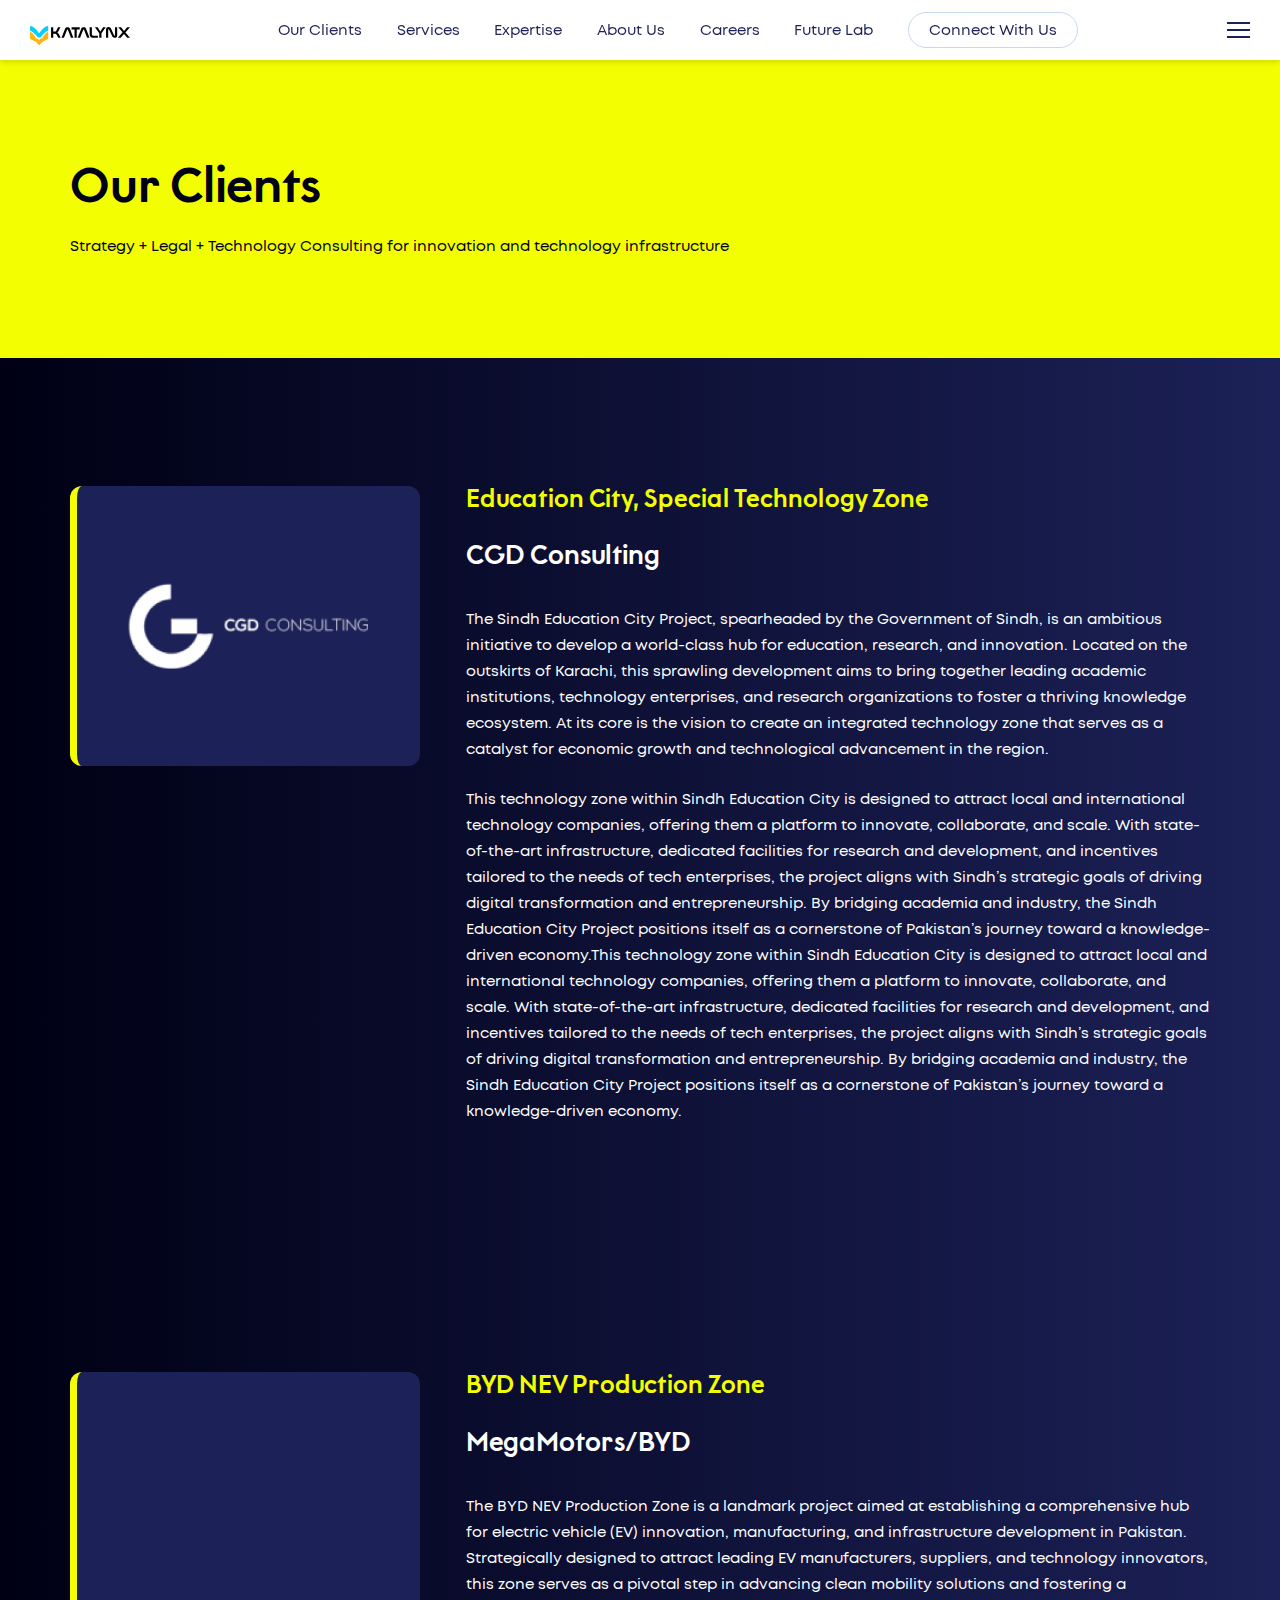
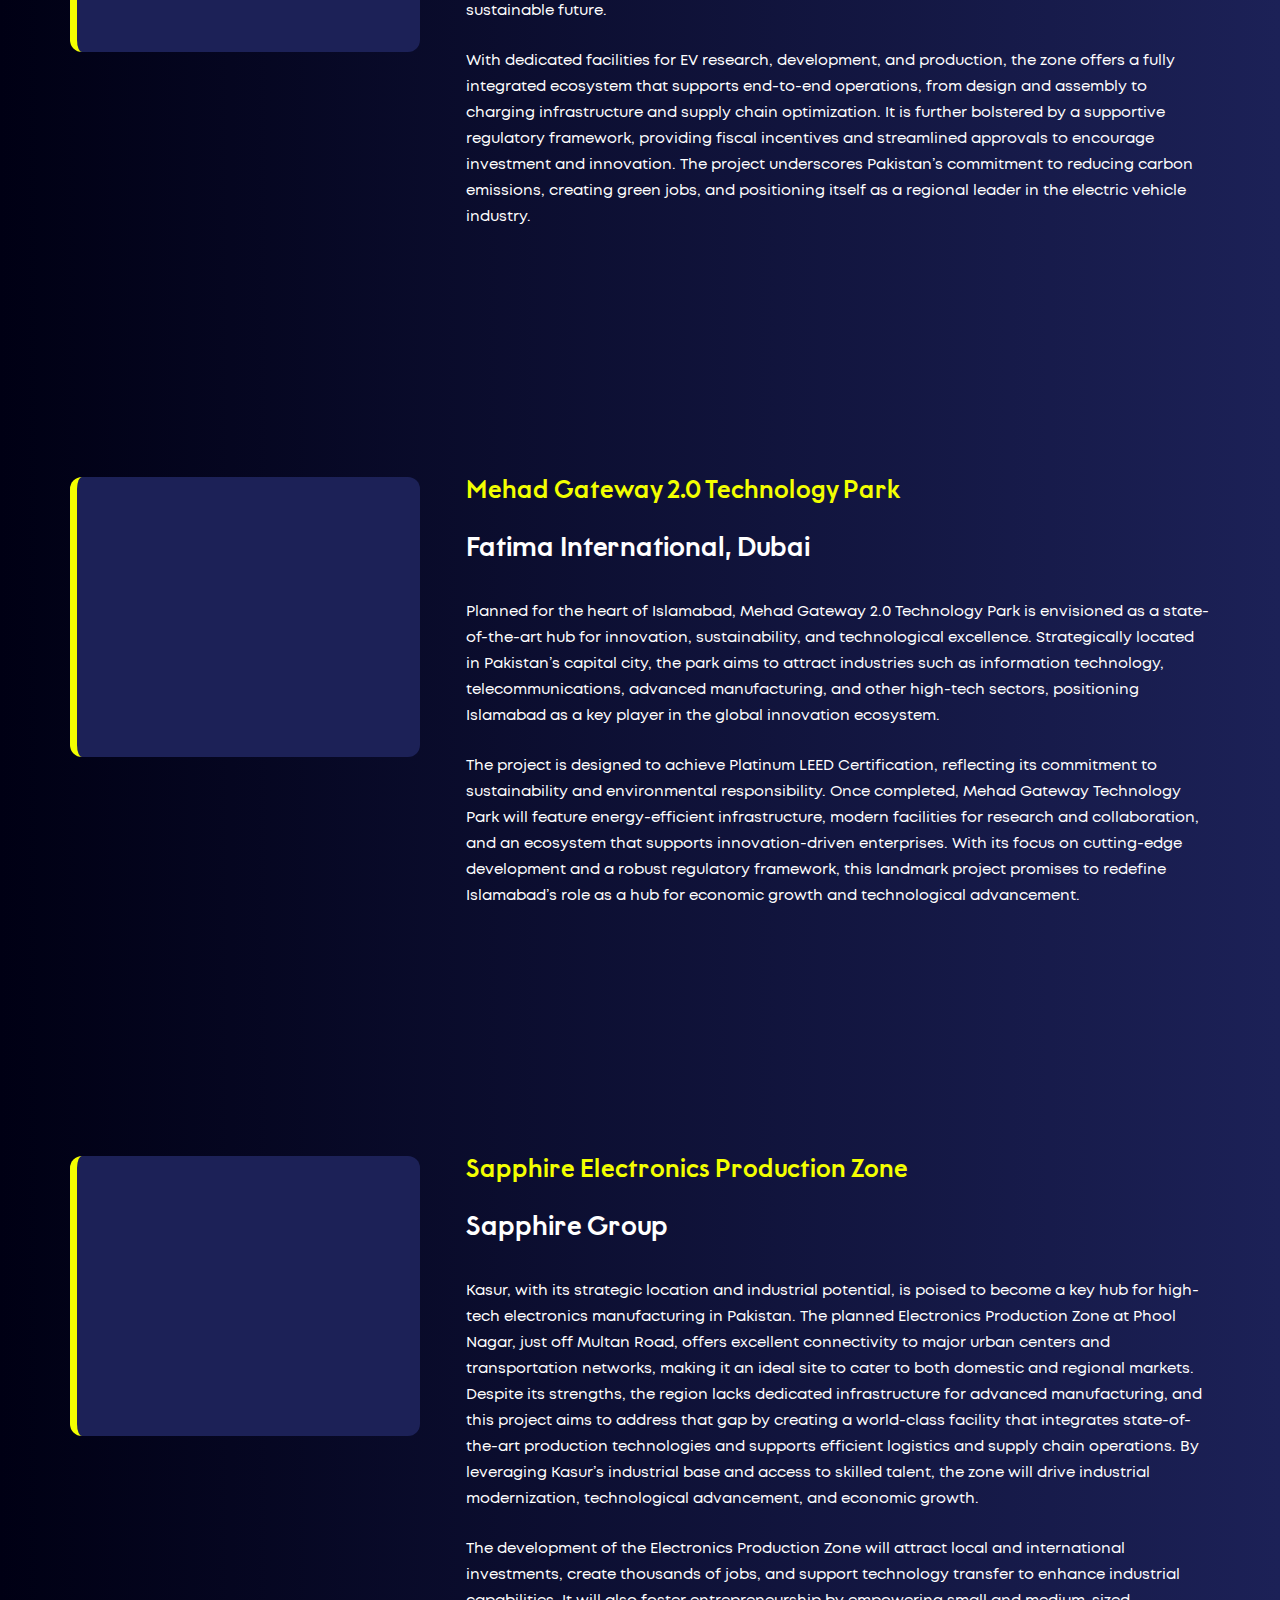
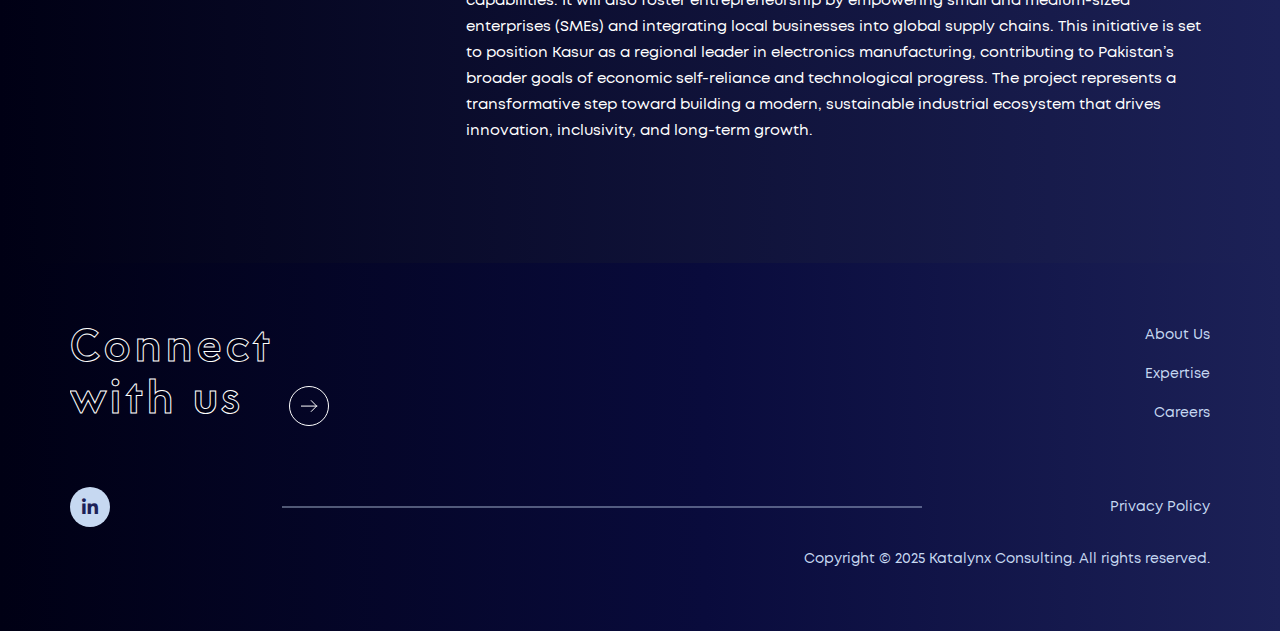
<file: our_clients.html>
<!DOCTYPE html><html><head>

    <meta charset="UTF-8">
    <title>Our Clients | Strategy + Legal + Technology Consulting for innovation and technology infrastructure</title>
    
    <meta name="viewport" content="width=device-width, initial-scale=1, maximum-scale=1, user-scalable=no">
    <meta name="format-detection" content="telephone=yes">
    <meta name="theme-color" content="#1C2157">
    <meta name="facebook-domain-verification" content="ibfbs60bq3bphd62z1k3pqma1wqydf">
    
    
    <link rel="stylesheet" href="css/494NpfI0U0gq.css" type="text/css">
    <link rel="stylesheet" href="css/about.css" type="text/css">

    <link rel="stylesheet" href="css/1BK62LZVliJi.css" type="text/css" media="only screen and (max-width: 600px)">
    <link rel="stylesheet" href="css/SUsZqWY0Ofz3.css" type="text/css" media="only screen and (min-width: 601px) and (max-width: 840px)">
    
    <link rel="icon" type="image/x-icon" href="images/Katalynx-logo-icon.svg">
    
    <link rel="shortcut icon" href="nZSWAXbdP7Zq.ico" type="image/x-icon">
    
    <!--[if lt IE 9]>
    <script>
    document.createElement("header");
    document.createElement("nav");
    document.createElement("section");
    document.createElement("article");
    document.createElement("footer");
    </script>
    <script src="http://html5shiv.googlecode.com/svn/trunk/html5.js"></script>
    <![endif]-->
    
    <meta name="robots" content="index, follow, max-image-preview:large, max-snippet:-1, max-video-preview:-1">
        <style>img:is([sizes="auto" i], [sizes^="auto," i]) { contain-intrinsic-size: 3000px 1500px }</style>
    
        <!-- This site is optimized with the Yoast SEO plugin v24.0 - https://yoast.com/wordpress/plugins/seo/ -->
        <meta property="og:locale" content="en_US">
        <meta property="og:type" content="article">
        <meta property="og:title" content="About Katalynx">
        <meta property="og:description" content="Strategy + Legal + Technology Consulting for innovation and technology infrastructure">
        <meta property="article:modified_time" content="2025-10-25T11:36:23+00:00">
        <meta property="og:image" content="images/ckqG9rhFs24V.jpg">
        <meta property="og:image:width" content="1200">
        <meta property="og:image:height" content="675">
        <meta property="og:image:type" content="image/jpeg">
        <meta name="twitter:card" content="summary_large_image">
        <!-- / Yoast SEO plugin. -->
    
    
    <link rel="stylesheet" id="wp-block-library-css" href="css/Vc89m0amljLc.css" type="text/css" media="all">
    <style id="wp-block-library-theme-inline-css" type="text/css">
    .wp-block-audio :where(figcaption){color:#555;font-size:13px;text-align:center}.is-dark-theme .wp-block-audio :where(figcaption){color:#ffffffa6}.wp-block-audio{margin:0 0 1em}.wp-block-code{border:1px solid #ccc;border-radius:4px;font-family:Menlo,Consolas,monaco,monospace;padding:.8em 1em}.wp-block-embed :where(figcaption){color:#555;font-size:13px;text-align:center}.is-dark-theme .wp-block-embed :where(figcaption){color:#ffffffa6}.wp-block-embed{margin:0 0 1em}.blocks-gallery-caption{color:#555;font-size:13px;text-align:center}.is-dark-theme .blocks-gallery-caption{color:#ffffffa6}:root :where(.wp-block-image figcaption){color:#555;font-size:13px;text-align:center}.is-dark-theme :root :where(.wp-block-image figcaption){color:#ffffffa6}.wp-block-image{margin:0 0 1em}.wp-block-pullquote{border-bottom:4px solid;border-top:4px solid;color:currentColor;margin-bottom:1.75em}.wp-block-pullquote cite,.wp-block-pullquote footer,.wp-block-pullquote__citation{color:currentColor;font-size:.8125em;font-style:normal;text-transform:uppercase}.wp-block-quote{border-left:.25em solid;margin:0 0 1.75em;padding-left:1em}.wp-block-quote cite,.wp-block-quote footer{color:currentColor;font-size:.8125em;font-style:normal;position:relative}.wp-block-quote:where(.has-text-align-right){border-left:none;border-right:.25em solid;padding-left:0;padding-right:1em}.wp-block-quote:where(.has-text-align-center){border:none;padding-left:0}.wp-block-quote.is-large,.wp-block-quote.is-style-large,.wp-block-quote:where(.is-style-plain){border:none}.wp-block-search .wp-block-search__label{font-weight:700}.wp-block-search__button{border:1px solid #ccc;padding:.375em .625em}:where(.wp-block-group.has-background){padding:1.25em 2.375em}.wp-block-separator.has-css-opacity{opacity:.4}.wp-block-separator{border:none;border-bottom:2px solid;margin-left:auto;margin-right:auto}.wp-block-separator.has-alpha-channel-opacity{opacity:1}.wp-block-separator:not(.is-style-wide):not(.is-style-dots){width:100px}.wp-block-separator.has-background:not(.is-style-dots){border-bottom:none;height:1px}.wp-block-separator.has-background:not(.is-style-wide):not(.is-style-dots){height:2px}.wp-block-table{margin:0 0 1em}.wp-block-table td,.wp-block-table th{word-break:normal}.wp-block-table :where(figcaption){color:#555;font-size:13px;text-align:center}.is-dark-theme .wp-block-table :where(figcaption){color:#ffffffa6}.wp-block-video :where(figcaption){color:#555;font-size:13px;text-align:center}.is-dark-theme .wp-block-video :where(figcaption){color:#ffffffa6}.wp-block-video{margin:0 0 1em}:root :where(.wp-block-template-part.has-background){margin-bottom:0;margin-top:0;padding:1.25em 2.375em}
    </style>
    <style id="classic-theme-styles-inline-css" type="text/css">
    /*! This file is auto-generated */
    .wp-block-button__link{color:#fff;background-color:#32373c;border-radius:9999px;box-shadow:none;text-decoration:none;padding:calc(.667em + 2px) calc(1.333em + 2px);font-size:1.125em}.wp-block-file__button{background:#32373c;color:#fff;text-decoration:none}
    </style>
    <style id="global-styles-inline-css" type="text/css">
    :root{--wp--preset--aspect-ratio--square: 1;--wp--preset--aspect-ratio--4-3: 4/3;--wp--preset--aspect-ratio--3-4: 3/4;--wp--preset--aspect-ratio--3-2: 3/2;--wp--preset--aspect-ratio--2-3: 2/3;--wp--preset--aspect-ratio--16-9: 16/9;--wp--preset--aspect-ratio--9-16: 9/16;--wp--preset--color--black: #000000;--wp--preset--color--cyan-bluish-gray: #abb8c3;--wp--preset--color--white: #ffffff;--wp--preset--color--pale-pink: #f78da7;--wp--preset--color--vivid-red: #cf2e2e;--wp--preset--color--luminous-vivid-orange: #ff6900;--wp--preset--color--luminous-vivid-amber: #fcb900;--wp--preset--color--light-green-cyan: #7bdcb5;--wp--preset--color--vivid-green-cyan: #00d084;--wp--preset--color--pale-cyan-blue: #8ed1fc;--wp--preset--color--vivid-cyan-blue: #0693e3;--wp--preset--color--vivid-purple: #9b51e0;--wp--preset--gradient--vivid-cyan-blue-to-vivid-purple: linear-gradient(135deg,rgba(6,147,227,1) 0%,rgb(155,81,224) 100%);--wp--preset--gradient--light-green-cyan-to-vivid-green-cyan: linear-gradient(135deg,rgb(122,220,180) 0%,rgb(0,208,130) 100%);--wp--preset--gradient--luminous-vivid-amber-to-luminous-vivid-orange: linear-gradient(135deg,rgba(252,185,0,1) 0%,rgba(255,105,0,1) 100%);--wp--preset--gradient--luminous-vivid-orange-to-vivid-red: linear-gradient(135deg,rgba(255,105,0,1) 0%,rgb(207,46,46) 100%);--wp--preset--gradient--very-light-gray-to-cyan-bluish-gray: linear-gradient(135deg,rgb(238,238,238) 0%,rgb(169,184,195) 100%);--wp--preset--gradient--cool-to-warm-spectrum: linear-gradient(135deg,rgb(74,234,220) 0%,rgb(151,120,209) 20%,rgb(207,42,186) 40%,rgb(238,44,130) 60%,rgb(251,105,98) 80%,rgb(254,248,76) 100%);--wp--preset--gradient--blush-light-purple: linear-gradient(135deg,rgb(255,206,236) 0%,rgb(152,150,240) 100%);--wp--preset--gradient--blush-bordeaux: linear-gradient(135deg,rgb(254,205,165) 0%,rgb(254,45,45) 50%,rgb(107,0,62) 100%);--wp--preset--gradient--luminous-dusk: linear-gradient(135deg,rgb(255,203,112) 0%,rgb(199,81,192) 50%,rgb(65,88,208) 100%);--wp--preset--gradient--pale-ocean: linear-gradient(135deg,rgb(255,245,203) 0%,rgb(182,227,212) 50%,rgb(51,167,181) 100%);--wp--preset--gradient--electric-grass: linear-gradient(135deg,rgb(202,248,128) 0%,rgb(113,206,126) 100%);--wp--preset--gradient--midnight: linear-gradient(135deg,rgb(2,3,129) 0%,rgb(40,116,252) 100%);--wp--preset--font-size--small: 13px;--wp--preset--font-size--medium: 20px;--wp--preset--font-size--large: 36px;--wp--preset--font-size--x-large: 42px;--wp--preset--spacing--20: 0.44rem;--wp--preset--spacing--30: 0.67rem;--wp--preset--spacing--40: 1rem;--wp--preset--spacing--50: 1.5rem;--wp--preset--spacing--60: 2.25rem;--wp--preset--spacing--70: 3.38rem;--wp--preset--spacing--80: 5.06rem;--wp--preset--shadow--natural: 6px 6px 9px rgba(0, 0, 0, 0.2);--wp--preset--shadow--deep: 12px 12px 50px rgba(0, 0, 0, 0.4);--wp--preset--shadow--sharp: 6px 6px 0px rgba(0, 0, 0, 0.2);--wp--preset--shadow--outlined: 6px 6px 0px -3px rgba(255, 255, 255, 1), 6px 6px rgba(0, 0, 0, 1);--wp--preset--shadow--crisp: 6px 6px 0px rgba(0, 0, 0, 1);}:where(.is-layout-flex){gap: 0.5em;}:where(.is-layout-grid){gap: 0.5em;}body .is-layout-flex{display: flex;}.is-layout-flex{flex-wrap: wrap;align-items: center;}.is-layout-flex > :is(*, div){margin: 0;}body .is-layout-grid{display: grid;}.is-layout-grid > :is(*, div){margin: 0;}:where(.wp-block-columns.is-layout-flex){gap: 2em;}:where(.wp-block-columns.is-layout-grid){gap: 2em;}:where(.wp-block-post-template.is-layout-flex){gap: 1.25em;}:where(.wp-block-post-template.is-layout-grid){gap: 1.25em;}.has-black-color{color: var(--wp--preset--color--black) !important;}.has-cyan-bluish-gray-color{color: var(--wp--preset--color--cyan-bluish-gray) !important;}.has-white-color{color: var(--wp--preset--color--white) !important;}.has-pale-pink-color{color: var(--wp--preset--color--pale-pink) !important;}.has-vivid-red-color{color: var(--wp--preset--color--vivid-red) !important;}.has-luminous-vivid-orange-color{color: var(--wp--preset--color--luminous-vivid-orange) !important;}.has-luminous-vivid-amber-color{color: var(--wp--preset--color--luminous-vivid-amber) !important;}.has-light-green-cyan-color{color: var(--wp--preset--color--light-green-cyan) !important;}.has-vivid-green-cyan-color{color: var(--wp--preset--color--vivid-green-cyan) !important;}.has-pale-cyan-blue-color{color: var(--wp--preset--color--pale-cyan-blue) !important;}.has-vivid-cyan-blue-color{color: var(--wp--preset--color--vivid-cyan-blue) !important;}.has-vivid-purple-color{color: var(--wp--preset--color--vivid-purple) !important;}.has-black-background-color{background-color: var(--wp--preset--color--black) !important;}.has-cyan-bluish-gray-background-color{background-color: var(--wp--preset--color--cyan-bluish-gray) !important;}.has-white-background-color{background-color: var(--wp--preset--color--white) !important;}.has-pale-pink-background-color{background-color: var(--wp--preset--color--pale-pink) !important;}.has-vivid-red-background-color{background-color: var(--wp--preset--color--vivid-red) !important;}.has-luminous-vivid-orange-background-color{background-color: var(--wp--preset--color--luminous-vivid-orange) !important;}.has-luminous-vivid-amber-background-color{background-color: var(--wp--preset--color--luminous-vivid-amber) !important;}.has-light-green-cyan-background-color{background-color: var(--wp--preset--color--light-green-cyan) !important;}.has-vivid-green-cyan-background-color{background-color: var(--wp--preset--color--vivid-green-cyan) !important;}.has-pale-cyan-blue-background-color{background-color: var(--wp--preset--color--pale-cyan-blue) !important;}.has-vivid-cyan-blue-background-color{background-color: var(--wp--preset--color--vivid-cyan-blue) !important;}.has-vivid-purple-background-color{background-color: var(--wp--preset--color--vivid-purple) !important;}.has-black-border-color{border-color: var(--wp--preset--color--black) !important;}.has-cyan-bluish-gray-border-color{border-color: var(--wp--preset--color--cyan-bluish-gray) !important;}.has-white-border-color{border-color: var(--wp--preset--color--white) !important;}.has-pale-pink-border-color{border-color: var(--wp--preset--color--pale-pink) !important;}.has-vivid-red-border-color{border-color: var(--wp--preset--color--vivid-red) !important;}.has-luminous-vivid-orange-border-color{border-color: var(--wp--preset--color--luminous-vivid-orange) !important;}.has-luminous-vivid-amber-border-color{border-color: var(--wp--preset--color--luminous-vivid-amber) !important;}.has-light-green-cyan-border-color{border-color: var(--wp--preset--color--light-green-cyan) !important;}.has-vivid-green-cyan-border-color{border-color: var(--wp--preset--color--vivid-green-cyan) !important;}.has-pale-cyan-blue-border-color{border-color: var(--wp--preset--color--pale-cyan-blue) !important;}.has-vivid-cyan-blue-border-color{border-color: var(--wp--preset--color--vivid-cyan-blue) !important;}.has-vivid-purple-border-color{border-color: var(--wp--preset--color--vivid-purple) !important;}.has-vivid-cyan-blue-to-vivid-purple-gradient-background{background: var(--wp--preset--gradient--vivid-cyan-blue-to-vivid-purple) !important;}.has-light-green-cyan-to-vivid-green-cyan-gradient-background{background: var(--wp--preset--gradient--light-green-cyan-to-vivid-green-cyan) !important;}.has-luminous-vivid-amber-to-luminous-vivid-orange-gradient-background{background: var(--wp--preset--gradient--luminous-vivid-amber-to-luminous-vivid-orange) !important;}.has-luminous-vivid-orange-to-vivid-red-gradient-background{background: var(--wp--preset--gradient--luminous-vivid-orange-to-vivid-red) !important;}.has-very-light-gray-to-cyan-bluish-gray-gradient-background{background: var(--wp--preset--gradient--very-light-gray-to-cyan-bluish-gray) !important;}.has-cool-to-warm-spectrum-gradient-background{background: var(--wp--preset--gradient--cool-to-warm-spectrum) !important;}.has-blush-light-purple-gradient-background{background: var(--wp--preset--gradient--blush-light-purple) !important;}.has-blush-bordeaux-gradient-background{background: var(--wp--preset--gradient--blush-bordeaux) !important;}.has-luminous-dusk-gradient-background{background: var(--wp--preset--gradient--luminous-dusk) !important;}.has-pale-ocean-gradient-background{background: var(--wp--preset--gradient--pale-ocean) !important;}.has-electric-grass-gradient-background{background: var(--wp--preset--gradient--electric-grass) !important;}.has-midnight-gradient-background{background: var(--wp--preset--gradient--midnight) !important;}.has-small-font-size{font-size: var(--wp--preset--font-size--small) !important;}.has-medium-font-size{font-size: var(--wp--preset--font-size--medium) !important;}.has-large-font-size{font-size: var(--wp--preset--font-size--large) !important;}.has-x-large-font-size{font-size: var(--wp--preset--font-size--x-large) !important;}
    :where(.wp-block-post-template.is-layout-flex){gap: 1.25em;}:where(.wp-block-post-template.is-layout-grid){gap: 1.25em;}
    :where(.wp-block-columns.is-layout-flex){gap: 2em;}:where(.wp-block-columns.is-layout-grid){gap: 2em;}
    :root :where(.wp-block-pullquote){font-size: 1.5em;line-height: 1.6;}
    </style>
    <link rel="stylesheet" id="wpml-blocks-css" href="css/fPwu8HFJ3kfa.css" type="text/css" media="all">
    <link rel="stylesheet" href="css/single-service.css" type="text/css">
    <link rel="stylesheet" id="contact-form-7-css" href="css/F0RNFzs7ZMyP.css" type="text/css" media="all">
    <link rel="stylesheet" id="wpa-css-css" href="css/DyCBeF6PUfgx.css" type="text/css" media="all">
    <link rel="stylesheet" id="wpml-menu-item-0-css" href="css/AtTC0AFimkpC.css" type="text/css" media="all">
    <link rel="stylesheet" id="search-filter-plugin-styles-css" href="css/FSuTOtWy3qNy.css" type="text/css" media="all">
    <link rel="stylesheet" id="borlabs-cookie-css" href="css/UmhBQnDnfecl.css" type="text/css" media="all">
    <style id="generateblocks-inline-css" type="text/css">
    .gb-container .wp-block-image img{vertical-align:middle;}.gb-grid-wrapper .wp-block-image{margin-bottom:0;}.gb-highlight{background:none;}.gb-container-link{position:absolute;top:0;right:0;bottom:0;left:0;z-index:99;}
    </style>
    
    <script type="text/javascript" src="js/KeFz8wgcpkMG.js" id="jquery-core-js"></script>
    <!-- Google tag (gtag.js) -->
    <script async src="https://www.googletagmanager.com/gtag/js?id=G-9S1QQF75H0"></script>
    <script>
    window.dataLayer = window.dataLayer || [];
    function gtag(){dataLayer.push(arguments);}
    gtag('js', new Date());

    gtag('config', 'G-9S1QQF75H0');
    </script>
    
    
    
    
    
    
    
    
    <meta name="generator" content="WPML ver:4.6.14 stt:1,3;">
    <!-- Google Tag Manager -->
    
    <!-- End Google Tag Manager -->
    </head>
    <body class="page-template page-template-single-service-b2 page-template-single-service-b2-php page page-id-90135 page-parent page-child parent-pageid-90120 wp-embed-responsive de page-template-single-service">

        <header id="_nav_header">
            <div class="logo desktop">
                <a href="index.html">
                    <svg version="1.1" id="Ebene_1" xmlns="http://www.w3.org/2000/svg" xmlns:xlink="http://www.w3.org/1999/xlink" x="0px" y="0px" viewBox="0 0 200 50" enable-background="new 0 0 200 50" xml:space="preserve">
                        <img src="./images/Katalynx-Logo- Colored.svg" alt="" style="width: 100%; margin-top:-40%;" id="logo">
                    </svg>
                </a></div>

            <div class="top_nav"><div class="menu-top-navigation-container"><ul id="menu-top-navigation" class="menu"><li id="menu-item-27" class="scrollLink menu-item menu-item-type-custom menu-item-object-custom current-menu-item current_page_item menu-item-27"><a href="our_clients.html" aria-current="page">Our Clients</a></li>
<li id="menu-item-84938" class="scrollLink menu-item menu-item-type-custom menu-item-object-custom current-menu-item current_page_item menu-item-84938"><a href="our_services.html" aria-current="page">Services</a></li>
<li id="menu-item-85733" class="scrollLink menu-item menu-item-type-custom menu-item-object-custom current-menu-item current_page_item menu-item-85733"><a href="expertise.html" aria-current="page">Expertise</a></li>
<li id="menu-item-85269" class="menu-item menu-item-type-post_type menu-item-object-page menu-item-85269"><a href="about-us.html">About Us</a></li>
<li id="menu-item-85269" class="menu-item menu-item-type-post_type menu-item-object-page menu-item-85269"><a href="careers.html">Careers</a></li>

<li id="menu-item-87023" class="menu-item menu-item-type-post_type menu-item-object-page menu-item-87023"><a href="coming-soon.html">Future Lab</a></li>
<li id="menu-item-84993" class="contact menu-item menu-item-type-post_type menu-item-object-page menu-item-84993"><a href="contact-us.html">Connect With Us</a></li>
</ul></div></div>
            
            <div class="nav_bar">
                <div class="burger">
                    <div></div>
                    <div></div>
                    <div></div>
                </div>
            </div>
            
            
            <nav>
                <div class="top_mobile">
                    <div class="active main_nav_btn" data-sec="main_nav">What we do</div>
                    <div class="sec_nav_btn" data-sec="sec_nav">Who we are</div>
                </div>
                
                <div class="main_nav navigation">
                    <div class="top">
                        <div class="nav-logo"><a href="index.html"><noscript><img src="./images/Katalynx-Logo- white.svg"></noscript><img class="lazyload" src="data:image/svg+xml,%3Csvg%20xmlns=%22http://www.w3.org/2000/svg%22%20viewBox=%220%200%20210%20140%22%3E%3C/svg%3E" data-src="./images/Katalynx-Logo- white.svg"></a></div>
                        <div class="nav-title">What we do</div>
                    </div>
                    
                    <div class="menu-primary-navigation-container"><ul id="menu-primary-navigation" class="menu">
                        <li id="menu-item-85238" class="menu-item menu-item-type-post_type menu-item-object-page menu-item-85238"><a href="our_services.html">Services</a></li>
                        <li id="menu-item-85238" class="menu-item menu-item-type-post_type menu-item-object-page menu-item-85238"><a href="our_clients.html">Clients</a></li>
<li id="menu-item-85238" class="menu-item menu-item-type-post_type menu-item-object-page menu-item-85238"><a href="expertise.html">Expertise</a></li>
<li id="menu-item-87982" class="menu-item menu-item-type-post_type menu-item-object-page menu-item-87982"><a href="coming-soon.html">Future Lab</a></li>
<li id="menu-item-85595" class="contact mobile menu-item menu-item-type-post_type menu-item-object-page menu-item-85595"><a href="contact-us.html">Connect with us</a></li>
</ul></div>						
                </div>
    
                <div class="sec_nav navigation">
                    <div class="top">
                        <div class="nav-title">Who we are</div></div>
                    <div class="nav-container">
                        <div class="menu-secondary-navigation-container"><ul id="menu-secondary-navigation" class="menu"><li id="menu-item-85241" class="menu-item menu-item-type-post_type menu-item-object-page menu-item-85241"><a href="about-us.html">About Katalynx</a></li>
<li id="menu-item-85243" class="menu-item menu-item-type-post_type menu-item-object-page menu-item-85243"><a href="careers.html">Careers</a></li>
<li id="menu-item-91140" class="menu-item menu-item-type-post_type menu-item-object-page menu-item-91140"><a href="coming-soon.html">News</a></li>
<li id="menu-item-85246" class="contact menu-item menu-item-type-post_type menu-item-object-page menu-item-85246"><a href="contact-us.html">Connect with us</a></li>
</ul></div>							
                        <div class="nav-contact">
                            <div class="dc"><noscript><img src="./images/dc_blue.svg"></noscript><img class="lazyload" src="data:image/svg+xml,%3Csvg%20xmlns=%22http://www.w3.org/2000/svg%22%20viewBox=%220%200%20210%20140%22%3E%3C/svg%3E" data-src="./images/dc_blue.svg"></div>
                                                        <a href="info@katalynx.com">info@katalynx.com</a><br>
                            <a href="tel:+49 30 586 930 000">+92 311 0000000</a><br> 
                            <a href="https://www.google.com/maps/place/Daftarkhwan+%7C+Alpha/@33.6067052,73.0980566,17z/data=!3m1!4b1!4m6!3m5!1s0x38dfebe171eab46d:0x668f0f33eeab4c68!8m2!3d33.6067052!4d73.1006315!16s%2Fg%2F11tmrw5lqf?entry=ttu&g_ep=EgoyMDI0MTEyNC4xIKXMDSoASAFQAw%3D%3D" target="_blank">Daftarkhwan | Alpha<br>
                                Old Airport Rd, Chaklala Cantt.<br>
                                Rawalpindi, Punjab 46000</a>
                                                    </div>
                        
                    </div>
                </div>
            </nav>
            
            
            
            <div class="nav_bar_mobile">
                <div class="logo mobile">
                    <a href="index.html">
                    <svg version="1.1" id="Ebene_1" xmlns="http://www.w3.org/2000/svg" xmlns:xlink="http://www.w3.org/1999/xlink" x="0px" y="0px" viewBox="0 0 200 50" enable-background="new 0 0 200 50" xml:space="preserve">
                        <img src="./images/Katalynx-Logo- Colored.svg" alt="" style="width: 100%; margin-top:-40%;" id="logo">

                    </svg>
                </a>
                </div>
                <div class="burger">
                    <div></div>
                    <div></div>
                    <div></div>
                </div>
            </div>
            
            
        </header>
        <div id="hero">
            <div class="container">
                <h1>Our Clients</h1>
                <div class="intro">
                                        
        <p>Strategy + Legal + Technology Consulting for innovation and technology infrastructure</p>
                            </div>
            </div>
        </div>

<section class="single-service" id="services">


		<div class="sub-sections">
			<div class="sub-section" id="orientation">
				<div class="container">
										<h2></h2>
					<p class="intro"></p>

					
												<div class="info-block wrapper" id="cgdc">
							<div class="lazyload img color-yellow" data-bg="./images/cgdc.png">
							</div>

							<div class="text">
								<div class="category"></div>
                                <h2 class="yellow" style="color: rgb(243, 255, 0); font-size: x-large;">Education City, Special Technology Zone</h2>
								<h3>CGD Consulting</h3>
								<div class="content">
									<p></p><p>The Sindh Education City Project, spearheaded by the Government of Sindh, is an ambitious initiative to develop a world-class hub for education, research, and innovation. Located on the outskirts of Karachi, this sprawling development aims to bring together leading academic institutions, technology enterprises, and research organizations to foster a thriving knowledge ecosystem. At its core is the vision to create an integrated technology zone that serves as a catalyst for economic growth and technological advancement in the region.</p>
<p>This technology zone within Sindh Education City is designed to attract local and international technology companies, offering them a platform to innovate, collaborate, and scale. With state-of-the-art infrastructure, dedicated facilities for research and development, and incentives tailored to the needs of tech enterprises, the project aligns with Sindh’s strategic goals of driving digital transformation and entrepreneurship. By bridging academia and industry, the Sindh Education City Project positions itself as a cornerstone of Pakistan’s journey toward a knowledge-driven economy.This technology zone within Sindh Education City is designed to attract local and international technology companies, offering them a platform to innovate, collaborate, and scale. With state-of-the-art infrastructure, dedicated facilities for research and development, and incentives tailored to the needs of tech enterprises, the project aligns with Sindh’s strategic goals of driving digital transformation and entrepreneurship. By bridging academia and industry, the Sindh Education City Project positions itself as a cornerstone of Pakistan’s journey toward a knowledge-driven economy.</p>
<p></p>
								</div>

															</div>
						</div>
													
				</div>
			</div>

				</div>
			

</section>



<section class="single-service" id="services">


    <div class="sub-sections" >
        <div class="sub-section" id="orientation">
            <div class="container">
                                    <h2></h2>
                <p class="intro"></p>

                
                                            <div class="info-block wrapper" id="byd">
                        <div class="lazyload img color-yellow" data-bg="./images/byd.png" style="background-image: url(data:image/svg+xml,%3Csvg%20xmlns=%22http://www.w3.org/2000/svg%22%20viewBox=%220%200%20500%20300%22%3E%3C/svg%3E)">
                        </div>

                        <div class="text">
                            <div class="category"></div>
                            <h2 class="yellow" style="color: rgb(243, 255, 0); font-size: x-large;">BYD NEV Production Zone</h2>
                            <h3>MegaMotors/BYD</h3>
                            <div class="content">
                                <p></p><p>The BYD NEV Production Zone is a landmark project aimed at establishing a comprehensive hub for electric vehicle (EV) innovation, manufacturing, and infrastructure development in Pakistan. Strategically designed to attract leading EV manufacturers, suppliers, and technology innovators, this zone serves as a pivotal step in advancing clean mobility solutions and fostering a sustainable future.</p>
                                <p>With dedicated facilities for EV research, development, and production, the zone offers a fully integrated ecosystem that supports end-to-end operations, from design and assembly to charging infrastructure and supply chain optimization. It is further bolstered by a supportive regulatory framework, providing fiscal incentives and streamlined approvals to encourage investment and innovation. The project underscores Pakistan’s commitment to reducing carbon emissions, creating green jobs, and positioning itself as a regional leader in the electric vehicle industry.</p>
                            <p></p>
                            </div>

                                                        </div>
                    </div>
                                                
            </div>
        </div>

            </div>
        

</section>

<section class="single-service" id="services">


    <div class="sub-sections">
        <div class="sub-section" id="orientation">
            <div class="container">
                                    <h2></h2>
                <p class="intro"></p>

                
                                            <div class="info-block wrapper" id="fatima">
                        <div class="lazyload img color-yellow" data-bg="./images/fatima.png" style="background-image: url(data:image/svg+xml,%3Csvg%20xmlns=%22http://www.w3.org/2000/svg%22%20viewBox=%220%200%20500%20300%22%3E%3C/svg%3E)">
                        </div>

                        <div class="text">
                            <div class="category"></div>
                            <h2 class="yellow" style="color: rgb(243, 255, 0); font-size: x-large;">Mehad Gateway 2.0 Technology Park</h2>
                            <h3>Fatima International, Dubai</h3>
                            <div class="content">
                                <p></p><p>Planned for the heart of Islamabad, Mehad Gateway 2.0 Technology Park is envisioned as a state-of-the-art hub for innovation, sustainability, and technological excellence. Strategically located in Pakistan’s capital city, the park aims to attract industries such as information technology, telecommunications, advanced manufacturing, and other high-tech sectors, positioning Islamabad as a key player in the global innovation ecosystem.</p>
                                <p>The project is designed to achieve Platinum LEED Certification, reflecting its commitment to sustainability and environmental responsibility. Once completed, Mehad Gateway Technology Park will feature energy-efficient infrastructure, modern facilities for research and collaboration, and an ecosystem that supports innovation-driven enterprises. With its focus on cutting-edge development and a robust regulatory framework, this landmark project promises to redefine Islamabad’s role as a hub for economic growth and technological advancement.</p>
                            <p></p>
                            </div>

                                                        </div>
                    </div>
                                                
            </div>
        </div>

            </div>
        

</section>

<section class="single-service" id="services">


    <div class="sub-sections">
        <div class="sub-section" id="orientation">
            <div class="container">
                                    <h2></h2>
                <p class="intro"></p>

                
                                            <div class="info-block wrapper" id="sapphire">
                        <div class="lazyload img color-yellow" data-bg="./images/sapphire.png" style="background-image: url(data:image/svg+xml,%3Csvg%20xmlns=%22http://www.w3.org/2000/svg%22%20viewBox=%220%200%20500%20300%22%3E%3C/svg%3E)">
                        </div>

                        <div class="text">
                            <div class="category"></div>
                            <h2 class="yellow" style="color: rgb(243, 255, 0); font-size: x-large;">Sapphire Electronics Production Zone</h2>
                            <h3>Sapphire Group</h3>
                            <div class="content">
                                <p></p><p>Kasur, with its strategic location and industrial potential, is poised to become a key hub for high-tech electronics manufacturing in Pakistan. The planned Electronics Production Zone at Phool Nagar, just off Multan Road, offers excellent connectivity to major urban centers and transportation networks, making it an ideal site to cater to both domestic and regional markets. Despite its strengths, the region lacks dedicated infrastructure for advanced manufacturing, and this project aims to address that gap by creating a world-class facility that integrates state-of-the-art production technologies and supports efficient logistics and supply chain operations. By leveraging Kasur’s industrial base and access to skilled talent, the zone will drive industrial modernization, technological advancement, and economic growth.</p>
                                <p>The development of the Electronics Production Zone will attract local and international investments, create thousands of jobs, and support technology transfer to enhance industrial capabilities. It will also foster entrepreneurship by empowering small and medium-sized enterprises (SMEs) and integrating local businesses into global supply chains. This initiative is set to position Kasur as a regional leader in electronics manufacturing, contributing to Pakistan’s broader goals of economic self-reliance and technological progress. The project represents a transformative step toward building a modern, sustainable industrial ecosystem that drives innovation, inclusivity, and long-term growth.</p>
                            <p></p>
                            </div>

                                                        </div>
                    </div>
                                                
            </div>
        </div>

            </div>
        

</section>




<footer>
    <div class="container">
    
        <div class="wrapper grid-2">
            <div class="column">
                <a href="contact-us.html" class="read-more white"><p class="header">Connect <br>with us</p></a>
            </div>

            <div class="column">
                <div class="footer_nav"><div class="menu-footer-navigation-container"><ul id="menu-footer-navigation" class="menu"><li id="menu-item-84722" class="menu-item menu-item-type-post_type menu-item-object-page menu-item-84722"><a href="about-us.html">About Us</a></li>
<li id="menu-item-84728" class="menu-item menu-item-type-post_type menu-item-object-page menu-item-84728"><a href="expertise.html">Expertise</a></li>
<li id="menu-item-84727" class="menu-item menu-item-type-post_type menu-item-object-page menu-item-84727"><a href="careers.html">Careers</a></li>
</ul></div></div>
            </div>
        </div>
        
        <div class="wrapper">
            <div class="col"><a href="https://www.linkedin.com/company/katalynx" target="_blank"><i class="fab fa-linkedin-in"></i></a></div>
            <div class="col"><div class="line"></div></div>
            <div class="col footer_nav_legal"><div class="menu-footer-legal-notes-container"><ul id="menu-footer-legal-notes" class="menu">
<li id="menu-item-84733" class="menu-item menu-item-type-post_type menu-item-object-page menu-item-privacy-policy menu-item-84733"><a rel="privacy-policy" href="privacy.html">Privacy Policy</a></li>
</ul></div></div>
        </div>
        
        <div class="copyright">Copyright © 2025 Katalynx Consulting. All rights reserved.</div>
        
    </div>
</footer>

</div>
</script></div><!--googleon: all--><noscript><style>.lazyload{display:none;}</style></noscript><script data-noptimize="1">window.lazySizesConfig=window.lazySizesConfig||{};window.lazySizesConfig.loadMode=1;</script><script async="" data-noptimize="1" src="js/tXfRp2tVbICm.js"></script><script type="text/javascript" src="js/hg9YNbXr8LSE.js" id="wp-hooks-js"></script>
<script type="text/javascript" src="js/Mh1tmpq8T5L1.js" id="wp-i18n-js"></script>




<script type="text/javascript" src="js/wZyhqElptgUH.js" id="contact-form-7-js"></script>

<script defer="" src="js/K1RiI8LgWOqG.js"></script>

<script>
    window.addEventListener('scroll', function () {
        const logo = document.querySelector('#logo'); // Select the logo
        const scrollThreshold = 70; // Pixels scrolled before the change
        
        if (window.scrollY > scrollThreshold) {
            // Change to a new logo
            logo.setAttribute('src', './images/Katalynx-Logo- Colored.svg');
        } else {
            // Revert to the original logo
        }
    });
</script>

</body>    

</html>
</file>
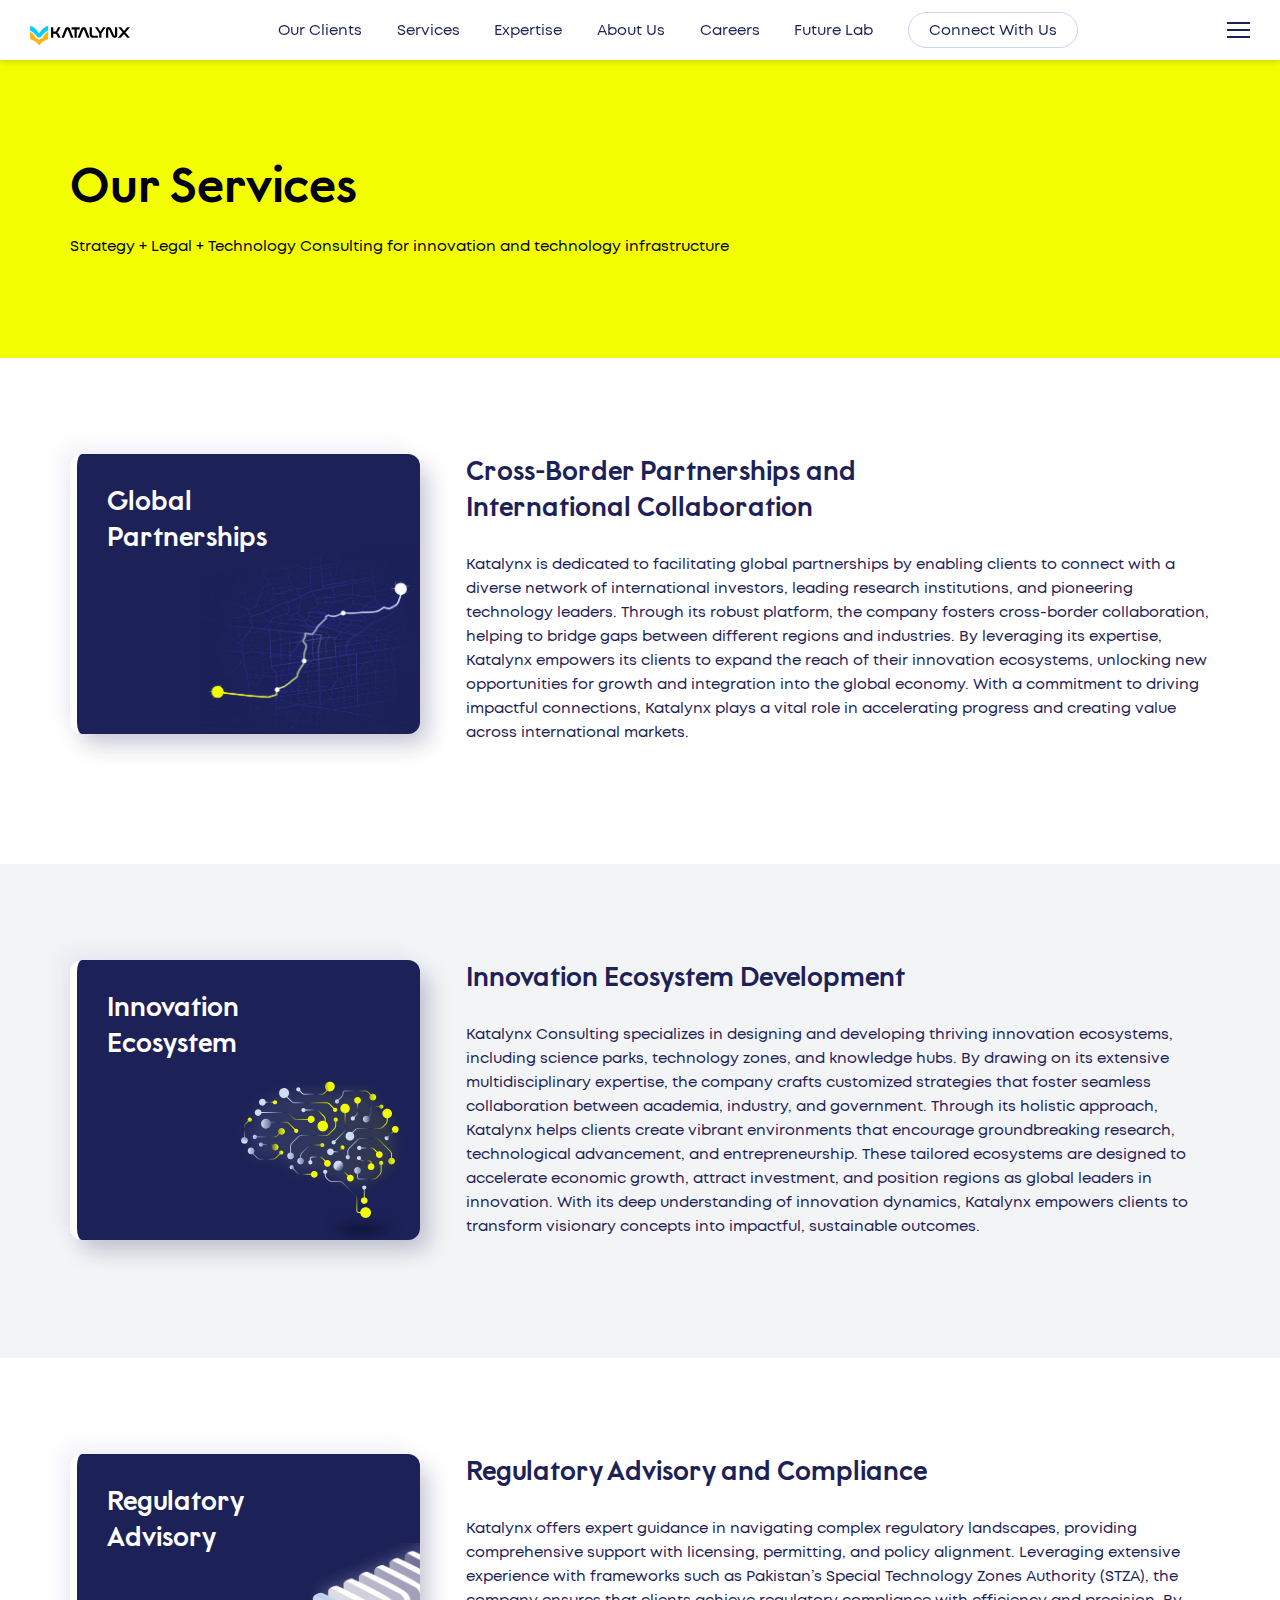
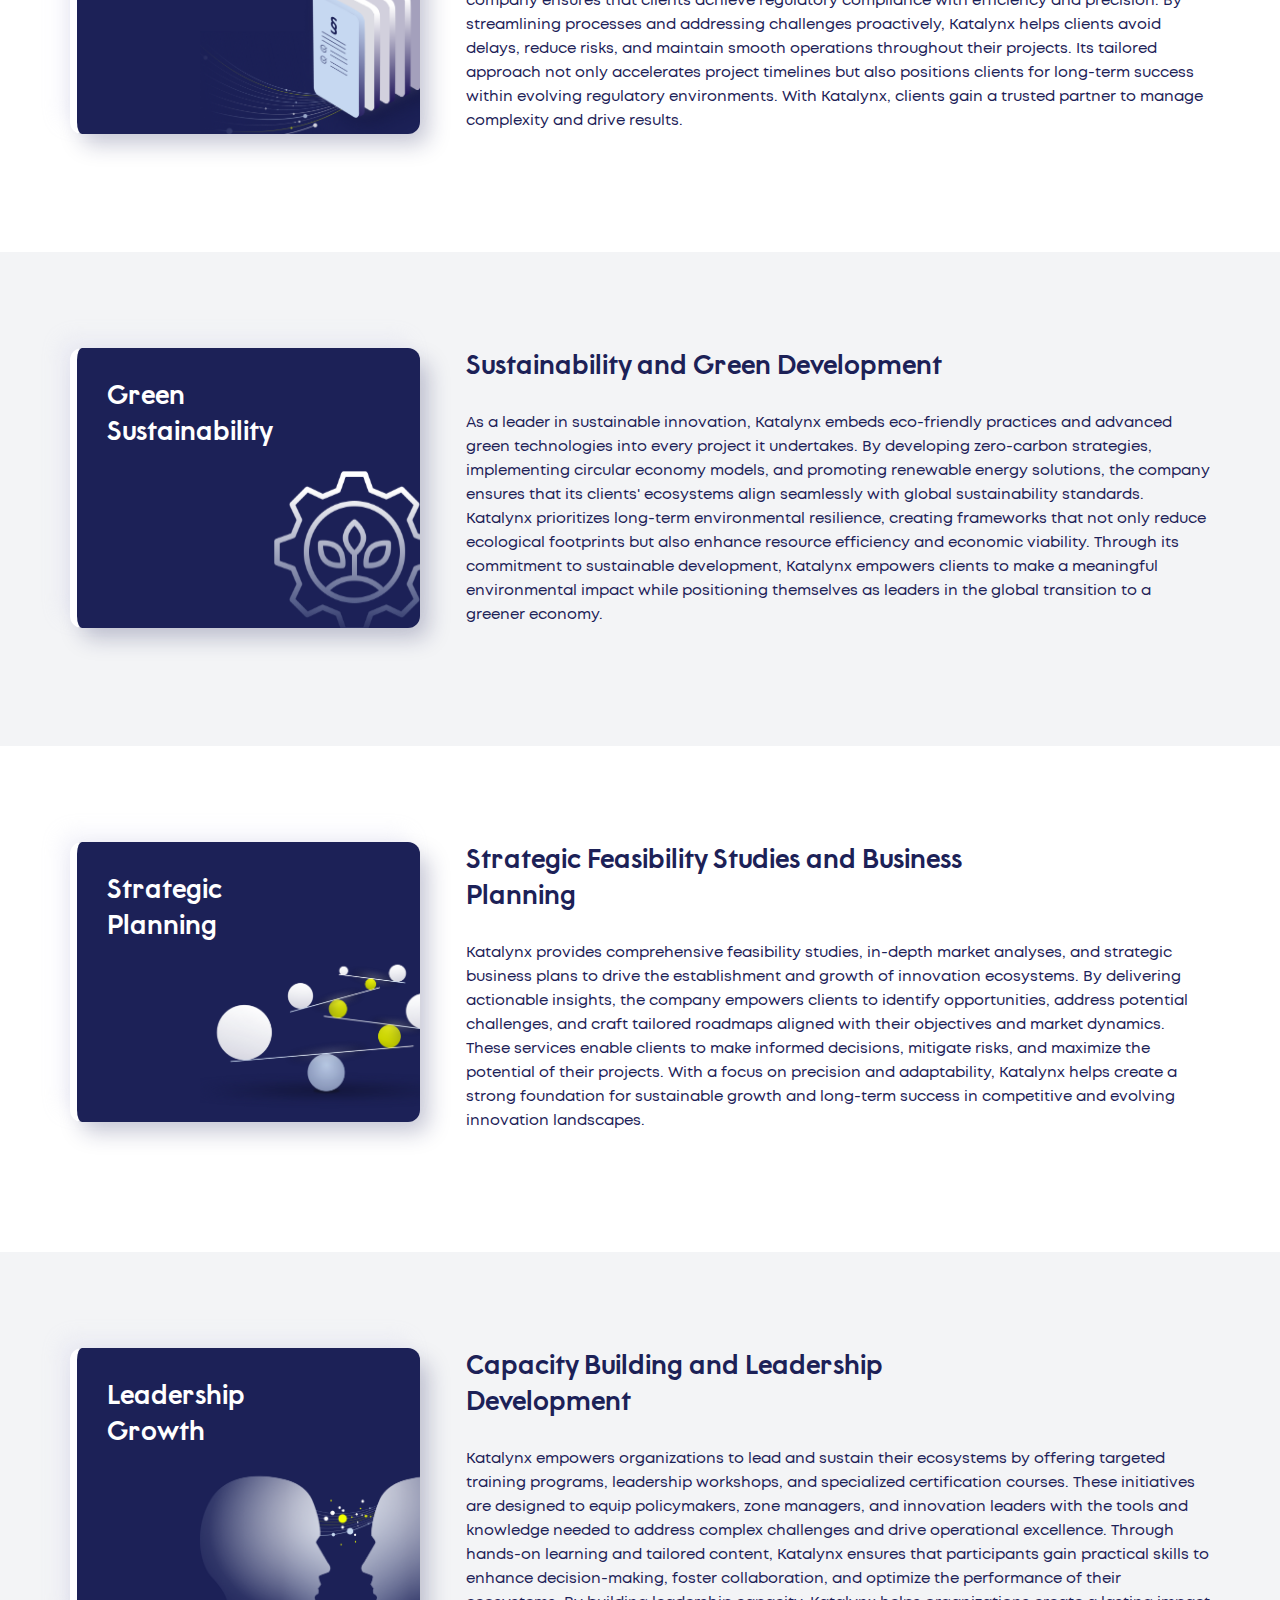
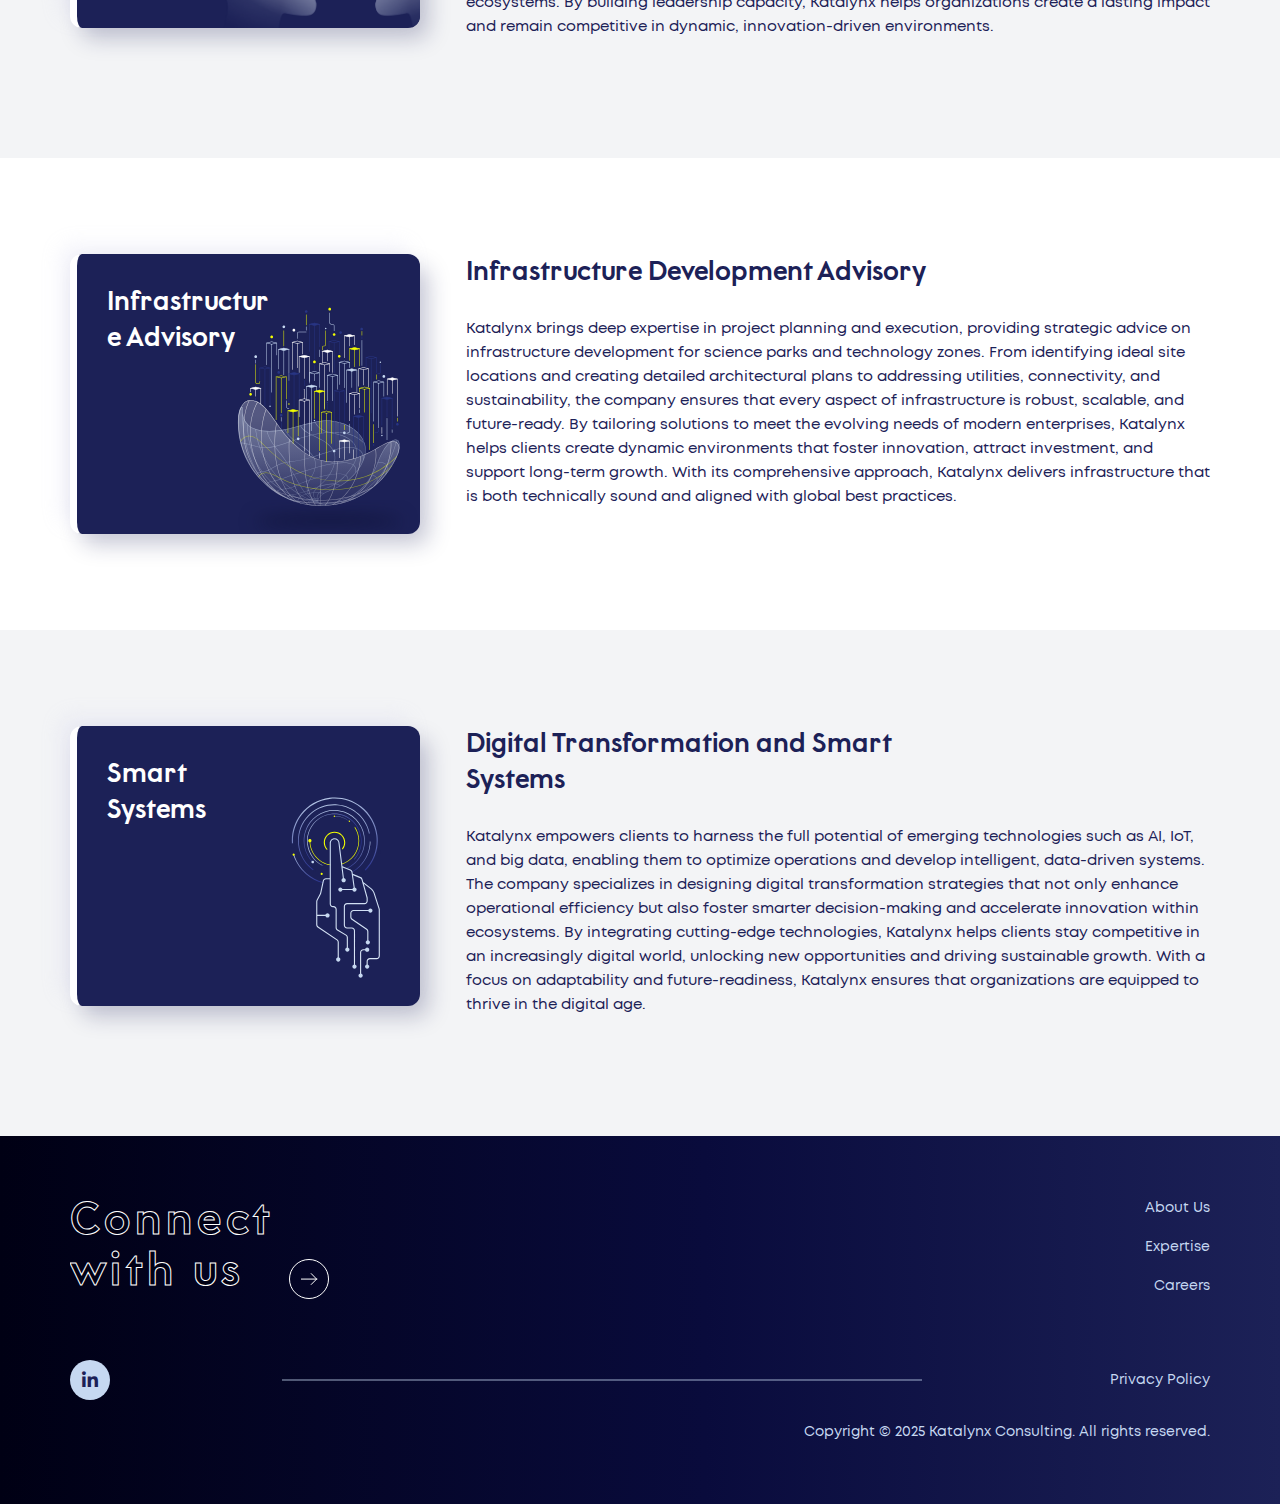
<file: our_services.html>
<!DOCTYPE html><html><head>

    <meta charset="UTF-8">
    <title>Services | Strategy + Legal + Technology Consulting for innovation and technology infrastructure</title>
    
    <meta name="viewport" content="width=device-width, initial-scale=1, maximum-scale=1, user-scalable=no">
    <meta name="format-detection" content="telephone=yes">
    <meta name="theme-color" content="#1C2157">
    <meta name="facebook-domain-verification" content="ibfbs60bq3bphd62z1k3pqma1wqydf">
    
    
    <link rel="stylesheet" href="css/494NpfI0U0gq.css" type="text/css">
    <link rel="stylesheet" href="css/about.css" type="text/css">

    <link rel="stylesheet" href="css/1BK62LZVliJi.css" type="text/css" media="only screen and (max-width: 600px)">
    <link rel="stylesheet" href="css/SUsZqWY0Ofz3.css" type="text/css" media="only screen and (min-width: 601px) and (max-width: 840px)">
    
    <link rel="icon" type="image/x-icon" href="images/Katalynx-logo-icon.svg">
    
    <link rel="shortcut icon" href="nZSWAXbdP7Zq.ico" type="image/x-icon">
    
    <!--[if lt IE 9]>
    <script>
    document.createElement("header");
    document.createElement("nav");
    document.createElement("section");
    document.createElement("article");
    document.createElement("footer");
    </script>
    <script src="http://html5shiv.googlecode.com/svn/trunk/html5.js"></script>
    <![endif]-->
    
    <meta name="robots" content="index, follow, max-image-preview:large, max-snippet:-1, max-video-preview:-1">
        <style>img:is([sizes="auto" i], [sizes^="auto," i]) { contain-intrinsic-size: 3000px 1500px }</style>
    
        <!-- This site is optimized with the Yoast SEO plugin v24.0 - https://yoast.com/wordpress/plugins/seo/ -->
        <meta property="og:locale" content="en_US">
        <meta property="og:type" content="article">
        <meta property="og:title" content="Our Services">
        <meta property="og:description" content="Strategy + Legal + Technology Consulting for innovation and technology infrastructure">
        <meta property="article:modified_time" content="2025-10-25T11:36:23+00:00">
        <meta property="og:image" content="images/ckqG9rhFs24V.jpg">
        <meta property="og:image:width" content="1200">
        <meta property="og:image:height" content="675">
        <meta property="og:image:type" content="image/jpeg">
        <meta name="twitter:card" content="summary_large_image">
        <!-- / Yoast SEO plugin. -->
    
        <link rel="stylesheet" id="wp-block-library-css" href="css/Vc89m0amljLc.css" type="text/css" media="all">
        <style id="wp-block-library-theme-inline-css" type="text/css">
        .wp-block-audio :where(figcaption){color:#555;font-size:13px;text-align:center}.is-dark-theme .wp-block-audio :where(figcaption){color:#ffffffa6}.wp-block-audio{margin:0 0 1em}.wp-block-code{border:1px solid #ccc;border-radius:4px;font-family:Menlo,Consolas,monaco,monospace;padding:.8em 1em}.wp-block-embed :where(figcaption){color:#555;font-size:13px;text-align:center}.is-dark-theme .wp-block-embed :where(figcaption){color:#ffffffa6}.wp-block-embed{margin:0 0 1em}.blocks-gallery-caption{color:#555;font-size:13px;text-align:center}.is-dark-theme .blocks-gallery-caption{color:#ffffffa6}:root :where(.wp-block-image figcaption){color:#555;font-size:13px;text-align:center}.is-dark-theme :root :where(.wp-block-image figcaption){color:#ffffffa6}.wp-block-image{margin:0 0 1em}.wp-block-pullquote{border-bottom:4px solid;border-top:4px solid;color:currentColor;margin-bottom:1.75em}.wp-block-pullquote cite,.wp-block-pullquote footer,.wp-block-pullquote__citation{color:currentColor;font-size:.8125em;font-style:normal;text-transform:uppercase}.wp-block-quote{border-left:.25em solid;margin:0 0 1.75em;padding-left:1em}.wp-block-quote cite,.wp-block-quote footer{color:currentColor;font-size:.8125em;font-style:normal;position:relative}.wp-block-quote:where(.has-text-align-right){border-left:none;border-right:.25em solid;padding-left:0;padding-right:1em}.wp-block-quote:where(.has-text-align-center){border:none;padding-left:0}.wp-block-quote.is-large,.wp-block-quote.is-style-large,.wp-block-quote:where(.is-style-plain){border:none}.wp-block-search .wp-block-search__label{font-weight:700}.wp-block-search__button{border:1px solid #ccc;padding:.375em .625em}:where(.wp-block-group.has-background){padding:1.25em 2.375em}.wp-block-separator.has-css-opacity{opacity:.4}.wp-block-separator{border:none;border-bottom:2px solid;margin-left:auto;margin-right:auto}.wp-block-separator.has-alpha-channel-opacity{opacity:1}.wp-block-separator:not(.is-style-wide):not(.is-style-dots){width:100px}.wp-block-separator.has-background:not(.is-style-dots){border-bottom:none;height:1px}.wp-block-separator.has-background:not(.is-style-wide):not(.is-style-dots){height:2px}.wp-block-table{margin:0 0 1em}.wp-block-table td,.wp-block-table th{word-break:normal}.wp-block-table :where(figcaption){color:#555;font-size:13px;text-align:center}.is-dark-theme .wp-block-table :where(figcaption){color:#ffffffa6}.wp-block-video :where(figcaption){color:#555;font-size:13px;text-align:center}.is-dark-theme .wp-block-video :where(figcaption){color:#ffffffa6}.wp-block-video{margin:0 0 1em}:root :where(.wp-block-template-part.has-background){margin-bottom:0;margin-top:0;padding:1.25em 2.375em}
        </style>
        <style id="classic-theme-styles-inline-css" type="text/css">
        /*! This file is auto-generated */
        .wp-block-button__link{color:#fff;background-color:#32373c;border-radius:9999px;box-shadow:none;text-decoration:none;padding:calc(.667em + 2px) calc(1.333em + 2px);font-size:1.125em}.wp-block-file__button{background:#32373c;color:#fff;text-decoration:none}
        </style>
        <style id="global-styles-inline-css" type="text/css">
        :root{--wp--preset--aspect-ratio--square: 1;--wp--preset--aspect-ratio--4-3: 4/3;--wp--preset--aspect-ratio--3-4: 3/4;--wp--preset--aspect-ratio--3-2: 3/2;--wp--preset--aspect-ratio--2-3: 2/3;--wp--preset--aspect-ratio--16-9: 16/9;--wp--preset--aspect-ratio--9-16: 9/16;--wp--preset--color--black: #000000;--wp--preset--color--cyan-bluish-gray: #abb8c3;--wp--preset--color--white: #ffffff;--wp--preset--color--pale-pink: #f78da7;--wp--preset--color--vivid-red: #cf2e2e;--wp--preset--color--luminous-vivid-orange: #ff6900;--wp--preset--color--luminous-vivid-amber: #fcb900;--wp--preset--color--light-green-cyan: #7bdcb5;--wp--preset--color--vivid-green-cyan: #00d084;--wp--preset--color--pale-cyan-blue: #8ed1fc;--wp--preset--color--vivid-cyan-blue: #0693e3;--wp--preset--color--vivid-purple: #9b51e0;--wp--preset--gradient--vivid-cyan-blue-to-vivid-purple: linear-gradient(135deg,rgba(6,147,227,1) 0%,rgb(155,81,224) 100%);--wp--preset--gradient--light-green-cyan-to-vivid-green-cyan: linear-gradient(135deg,rgb(122,220,180) 0%,rgb(0,208,130) 100%);--wp--preset--gradient--luminous-vivid-amber-to-luminous-vivid-orange: linear-gradient(135deg,rgba(252,185,0,1) 0%,rgba(255,105,0,1) 100%);--wp--preset--gradient--luminous-vivid-orange-to-vivid-red: linear-gradient(135deg,rgba(255,105,0,1) 0%,rgb(207,46,46) 100%);--wp--preset--gradient--very-light-gray-to-cyan-bluish-gray: linear-gradient(135deg,rgb(238,238,238) 0%,rgb(169,184,195) 100%);--wp--preset--gradient--cool-to-warm-spectrum: linear-gradient(135deg,rgb(74,234,220) 0%,rgb(151,120,209) 20%,rgb(207,42,186) 40%,rgb(238,44,130) 60%,rgb(251,105,98) 80%,rgb(254,248,76) 100%);--wp--preset--gradient--blush-light-purple: linear-gradient(135deg,rgb(255,206,236) 0%,rgb(152,150,240) 100%);--wp--preset--gradient--blush-bordeaux: linear-gradient(135deg,rgb(254,205,165) 0%,rgb(254,45,45) 50%,rgb(107,0,62) 100%);--wp--preset--gradient--luminous-dusk: linear-gradient(135deg,rgb(255,203,112) 0%,rgb(199,81,192) 50%,rgb(65,88,208) 100%);--wp--preset--gradient--pale-ocean: linear-gradient(135deg,rgb(255,245,203) 0%,rgb(182,227,212) 50%,rgb(51,167,181) 100%);--wp--preset--gradient--electric-grass: linear-gradient(135deg,rgb(202,248,128) 0%,rgb(113,206,126) 100%);--wp--preset--gradient--midnight: linear-gradient(135deg,rgb(2,3,129) 0%,rgb(40,116,252) 100%);--wp--preset--font-size--small: 13px;--wp--preset--font-size--medium: 20px;--wp--preset--font-size--large: 36px;--wp--preset--font-size--x-large: 42px;--wp--preset--spacing--20: 0.44rem;--wp--preset--spacing--30: 0.67rem;--wp--preset--spacing--40: 1rem;--wp--preset--spacing--50: 1.5rem;--wp--preset--spacing--60: 2.25rem;--wp--preset--spacing--70: 3.38rem;--wp--preset--spacing--80: 5.06rem;--wp--preset--shadow--natural: 6px 6px 9px rgba(0, 0, 0, 0.2);--wp--preset--shadow--deep: 12px 12px 50px rgba(0, 0, 0, 0.4);--wp--preset--shadow--sharp: 6px 6px 0px rgba(0, 0, 0, 0.2);--wp--preset--shadow--outlined: 6px 6px 0px -3px rgba(255, 255, 255, 1), 6px 6px rgba(0, 0, 0, 1);--wp--preset--shadow--crisp: 6px 6px 0px rgba(0, 0, 0, 1);}:where(.is-layout-flex){gap: 0.5em;}:where(.is-layout-grid){gap: 0.5em;}body .is-layout-flex{display: flex;}.is-layout-flex{flex-wrap: wrap;align-items: center;}.is-layout-flex > :is(*, div){margin: 0;}body .is-layout-grid{display: grid;}.is-layout-grid > :is(*, div){margin: 0;}:where(.wp-block-columns.is-layout-flex){gap: 2em;}:where(.wp-block-columns.is-layout-grid){gap: 2em;}:where(.wp-block-post-template.is-layout-flex){gap: 1.25em;}:where(.wp-block-post-template.is-layout-grid){gap: 1.25em;}.has-black-color{color: var(--wp--preset--color--black) !important;}.has-cyan-bluish-gray-color{color: var(--wp--preset--color--cyan-bluish-gray) !important;}.has-white-color{color: var(--wp--preset--color--white) !important;}.has-pale-pink-color{color: var(--wp--preset--color--pale-pink) !important;}.has-vivid-red-color{color: var(--wp--preset--color--vivid-red) !important;}.has-luminous-vivid-orange-color{color: var(--wp--preset--color--luminous-vivid-orange) !important;}.has-luminous-vivid-amber-color{color: var(--wp--preset--color--luminous-vivid-amber) !important;}.has-light-green-cyan-color{color: var(--wp--preset--color--light-green-cyan) !important;}.has-vivid-green-cyan-color{color: var(--wp--preset--color--vivid-green-cyan) !important;}.has-pale-cyan-blue-color{color: var(--wp--preset--color--pale-cyan-blue) !important;}.has-vivid-cyan-blue-color{color: var(--wp--preset--color--vivid-cyan-blue) !important;}.has-vivid-purple-color{color: var(--wp--preset--color--vivid-purple) !important;}.has-black-background-color{background-color: var(--wp--preset--color--black) !important;}.has-cyan-bluish-gray-background-color{background-color: var(--wp--preset--color--cyan-bluish-gray) !important;}.has-white-background-color{background-color: var(--wp--preset--color--white) !important;}.has-pale-pink-background-color{background-color: var(--wp--preset--color--pale-pink) !important;}.has-vivid-red-background-color{background-color: var(--wp--preset--color--vivid-red) !important;}.has-luminous-vivid-orange-background-color{background-color: var(--wp--preset--color--luminous-vivid-orange) !important;}.has-luminous-vivid-amber-background-color{background-color: var(--wp--preset--color--luminous-vivid-amber) !important;}.has-light-green-cyan-background-color{background-color: var(--wp--preset--color--light-green-cyan) !important;}.has-vivid-green-cyan-background-color{background-color: var(--wp--preset--color--vivid-green-cyan) !important;}.has-pale-cyan-blue-background-color{background-color: var(--wp--preset--color--pale-cyan-blue) !important;}.has-vivid-cyan-blue-background-color{background-color: var(--wp--preset--color--vivid-cyan-blue) !important;}.has-vivid-purple-background-color{background-color: var(--wp--preset--color--vivid-purple) !important;}.has-black-border-color{border-color: var(--wp--preset--color--black) !important;}.has-cyan-bluish-gray-border-color{border-color: var(--wp--preset--color--cyan-bluish-gray) !important;}.has-white-border-color{border-color: var(--wp--preset--color--white) !important;}.has-pale-pink-border-color{border-color: var(--wp--preset--color--pale-pink) !important;}.has-vivid-red-border-color{border-color: var(--wp--preset--color--vivid-red) !important;}.has-luminous-vivid-orange-border-color{border-color: var(--wp--preset--color--luminous-vivid-orange) !important;}.has-luminous-vivid-amber-border-color{border-color: var(--wp--preset--color--luminous-vivid-amber) !important;}.has-light-green-cyan-border-color{border-color: var(--wp--preset--color--light-green-cyan) !important;}.has-vivid-green-cyan-border-color{border-color: var(--wp--preset--color--vivid-green-cyan) !important;}.has-pale-cyan-blue-border-color{border-color: var(--wp--preset--color--pale-cyan-blue) !important;}.has-vivid-cyan-blue-border-color{border-color: var(--wp--preset--color--vivid-cyan-blue) !important;}.has-vivid-purple-border-color{border-color: var(--wp--preset--color--vivid-purple) !important;}.has-vivid-cyan-blue-to-vivid-purple-gradient-background{background: var(--wp--preset--gradient--vivid-cyan-blue-to-vivid-purple) !important;}.has-light-green-cyan-to-vivid-green-cyan-gradient-background{background: var(--wp--preset--gradient--light-green-cyan-to-vivid-green-cyan) !important;}.has-luminous-vivid-amber-to-luminous-vivid-orange-gradient-background{background: var(--wp--preset--gradient--luminous-vivid-amber-to-luminous-vivid-orange) !important;}.has-luminous-vivid-orange-to-vivid-red-gradient-background{background: var(--wp--preset--gradient--luminous-vivid-orange-to-vivid-red) !important;}.has-very-light-gray-to-cyan-bluish-gray-gradient-background{background: var(--wp--preset--gradient--very-light-gray-to-cyan-bluish-gray) !important;}.has-cool-to-warm-spectrum-gradient-background{background: var(--wp--preset--gradient--cool-to-warm-spectrum) !important;}.has-blush-light-purple-gradient-background{background: var(--wp--preset--gradient--blush-light-purple) !important;}.has-blush-bordeaux-gradient-background{background: var(--wp--preset--gradient--blush-bordeaux) !important;}.has-luminous-dusk-gradient-background{background: var(--wp--preset--gradient--luminous-dusk) !important;}.has-pale-ocean-gradient-background{background: var(--wp--preset--gradient--pale-ocean) !important;}.has-electric-grass-gradient-background{background: var(--wp--preset--gradient--electric-grass) !important;}.has-midnight-gradient-background{background: var(--wp--preset--gradient--midnight) !important;}.has-small-font-size{font-size: var(--wp--preset--font-size--small) !important;}.has-medium-font-size{font-size: var(--wp--preset--font-size--medium) !important;}.has-large-font-size{font-size: var(--wp--preset--font-size--large) !important;}.has-x-large-font-size{font-size: var(--wp--preset--font-size--x-large) !important;}
        :where(.wp-block-post-template.is-layout-flex){gap: 1.25em;}:where(.wp-block-post-template.is-layout-grid){gap: 1.25em;}
        :where(.wp-block-columns.is-layout-flex){gap: 2em;}:where(.wp-block-columns.is-layout-grid){gap: 2em;}
        :root :where(.wp-block-pullquote){font-size: 1.5em;line-height: 1.6;}
        </style>
        <link rel="stylesheet" id="wpml-blocks-css" href="css/fPwu8HFJ3kfa.css" type="text/css" media="all">
        <link rel="stylesheet" href="css/single-service.css" type="text/css">
        <link rel="stylesheet" id="contact-form-7-css" href="css/F0RNFzs7ZMyP.css" type="text/css" media="all">
        <link rel="stylesheet" id="wpa-css-css" href="css/DyCBeF6PUfgx.css" type="text/css" media="all">
        <link rel="stylesheet" id="wpml-menu-item-0-css" href="css/AtTC0AFimkpC.css" type="text/css" media="all">
        <link rel="stylesheet" id="search-filter-plugin-styles-css" href="css/FSuTOtWy3qNy.css" type="text/css" media="all">
        <link rel="stylesheet" id="borlabs-cookie-css" href="css/UmhBQnDnfecl.css" type="text/css" media="all">
        <style id="generateblocks-inline-css" type="text/css">
        .gb-container .wp-block-image img{vertical-align:middle;}.gb-grid-wrapper .wp-block-image{margin-bottom:0;}.gb-highlight{background:none;}.gb-container-link{position:absolute;top:0;right:0;bottom:0;left:0;z-index:99;}
        </style>
        
        <script type="text/javascript" src="js/KeFz8wgcpkMG.js" id="jquery-core-js"></script>
        <!-- Google tag (gtag.js) -->
        <script async src="https://www.googletagmanager.com/gtag/js?id=G-9S1QQF75H0"></script>
        <script>
        window.dataLayer = window.dataLayer || [];
        function gtag(){dataLayer.push(arguments);}
        gtag('js', new Date());

        gtag('config', 'G-9S1QQF75H0');
        </script>
        
        
        
        
        
        <style>
            .page-template-single-service .info-block > .img {
            padding: 30px;
            background-position: bottom -10px right -20px;
}
        </style>
        
        
        <meta name="generator" content="WPML ver:4.6.14 stt:1,3;">
        <!-- Google Tag Manager -->
        
        <!-- End Google Tag Manager -->
        </head>
        <body class="page-template page-template-single-service page-template-single-service-php page page-id-88426 page-parent page-child parent-pageid-89607 wp-embed-responsive en">
            <header id="_nav_header">
                <div class="logo desktop">
                    <a href="index.html">
                        <svg version="1.1" id="Ebene_1" xmlns="http://www.w3.org/2000/svg" xmlns:xlink="http://www.w3.org/1999/xlink" x="0px" y="0px" viewBox="0 0 200 50" enable-background="new 0 0 200 50" xml:space="preserve">
                            <img src="./images/Katalynx-Logo- Colored.svg" alt="" style="width: 100%; margin-top:-40%;" id="logo">
                        </svg>
                    </a></div>
    
                <div class="top_nav"><div class="menu-top-navigation-container"><ul id="menu-top-navigation" class="menu"><li id="menu-item-27" class="scrollLink menu-item menu-item-type-custom menu-item-object-custom current-menu-item current_page_item menu-item-27"><a href="our_clients.html" aria-current="page">Our Clients</a></li>
    <li id="menu-item-84938" class="scrollLink menu-item menu-item-type-custom menu-item-object-custom current-menu-item current_page_item menu-item-84938"><a href="our_services.html" aria-current="page">Services</a></li>
    <li id="menu-item-85733" class="scrollLink menu-item menu-item-type-custom menu-item-object-custom current-menu-item current_page_item menu-item-85733"><a href="expertise.html" aria-current="page">Expertise</a></li>
    <li id="menu-item-85269" class="menu-item menu-item-type-post_type menu-item-object-page menu-item-85269"><a href="about-us.html">About Us</a></li>
    <li id="menu-item-85269" class="menu-item menu-item-type-post_type menu-item-object-page menu-item-85269"><a href="careers.html">Careers</a></li>
    
    <li id="menu-item-87023" class="menu-item menu-item-type-post_type menu-item-object-page menu-item-87023"><a href="coming-soon.html">Future Lab</a></li>
    <li id="menu-item-84993" class="contact menu-item menu-item-type-post_type menu-item-object-page menu-item-84993"><a href="contact-us.html">Connect With Us</a></li>
    </ul></div></div>
                
                <div class="nav_bar">
                    <div class="burger">
                        <div></div>
                        <div></div>
                        <div></div>
                    </div>
                </div>
                
                
                <nav>
                    <div class="top_mobile">
                        <div class="active main_nav_btn" data-sec="main_nav">What we do</div>
                        <div class="sec_nav_btn" data-sec="sec_nav">Who we are</div>
                    </div>
                    
                    <div class="main_nav navigation">
                        <div class="top">
                            <div class="nav-logo"><a href="index.html"><noscript><img src="./images/Katalynx-Logo- white.svg"></noscript><img class="lazyload" src="data:image/svg+xml,%3Csvg%20xmlns=%22http://www.w3.org/2000/svg%22%20viewBox=%220%200%20210%20140%22%3E%3C/svg%3E" data-src="./images/Katalynx-Logo- white.svg"></a></div>
                            <div class="nav-title">What we do</div>
                        </div>
                        
                        <div class="menu-primary-navigation-container"><ul id="menu-primary-navigation" class="menu">
                            <li id="menu-item-85238" class="menu-item menu-item-type-post_type menu-item-object-page menu-item-85238"><a href="our_services.html">Services</a></li>
                            <li id="menu-item-85238" class="menu-item menu-item-type-post_type menu-item-object-page menu-item-85238"><a href="our_clients.html">Clients</a></li>
    <li id="menu-item-85238" class="menu-item menu-item-type-post_type menu-item-object-page menu-item-85238"><a href="expertise.html">Expertise</a></li>
    <li id="menu-item-87982" class="menu-item menu-item-type-post_type menu-item-object-page menu-item-87982"><a href="coming-soon.html">Future Lab</a></li>
    <li id="menu-item-85595" class="contact mobile menu-item menu-item-type-post_type menu-item-object-page menu-item-85595"><a href="contact-us.html">Connect with us</a></li>
    </ul></div>						
                    </div>
        
                    <div class="sec_nav navigation">
                        <div class="top">
                            <div class="nav-title">Who we are</div></div>
                        <div class="nav-container">
                            <div class="menu-secondary-navigation-container"><ul id="menu-secondary-navigation" class="menu"><li id="menu-item-85241" class="menu-item menu-item-type-post_type menu-item-object-page menu-item-85241"><a href="about-us.html">About Katalynx</a></li>
    <li id="menu-item-85243" class="menu-item menu-item-type-post_type menu-item-object-page menu-item-85243"><a href="careers.html">Careers</a></li>
    <li id="menu-item-91140" class="menu-item menu-item-type-post_type menu-item-object-page menu-item-91140"><a href="coming-soon.html">News</a></li>
    <li id="menu-item-85246" class="contact menu-item menu-item-type-post_type menu-item-object-page menu-item-85246"><a href="contact-us.html">Connect with us</a></li>
    </ul></div>							
                            <div class="nav-contact">
                                <div class="dc"><noscript><img src="./images/dc_blue.svg"></noscript><img class="lazyload" src="data:image/svg+xml,%3Csvg%20xmlns=%22http://www.w3.org/2000/svg%22%20viewBox=%220%200%20210%20140%22%3E%3C/svg%3E" data-src="./images/dc_blue.svg"></div>
                                                            <a href="info@katalynx.com">info@katalynx.com</a><br>
                                <a href="tel:+49 30 586 930 000">+92 311 0000000</a><br> 
                                <a href="https://www.google.com/maps/place/Daftarkhwan+%7C+Alpha/@33.6067052,73.0980566,17z/data=!3m1!4b1!4m6!3m5!1s0x38dfebe171eab46d:0x668f0f33eeab4c68!8m2!3d33.6067052!4d73.1006315!16s%2Fg%2F11tmrw5lqf?entry=ttu&g_ep=EgoyMDI0MTEyNC4xIKXMDSoASAFQAw%3D%3D" target="_blank">Daftarkhwan | Alpha<br>
                                    Old Airport Rd, Chaklala Cantt.<br>
                                    Rawalpindi, Punjab 46000</a>
                                                        </div>
                            
                        </div>
                    </div>
                </nav>
                
                
                
                <div class="nav_bar_mobile">
                    <div class="logo mobile">
                        <a href="index.html">
                        <svg version="1.1" id="Ebene_1" xmlns="http://www.w3.org/2000/svg" xmlns:xlink="http://www.w3.org/1999/xlink" x="0px" y="0px" viewBox="0 0 200 50" enable-background="new 0 0 200 50" xml:space="preserve">
                            <img src="./images/Katalynx-Logo- Colored.svg" alt="" style="width: 100%; margin-top:-40%;" id="logo">
    
                        </svg>
                    </a>
                    </div>
                    <div class="burger">
                        <div></div>
                        <div></div>
                        <div></div>
                    </div>
                </div>
                
                
            </header>
        <div id="hero">
            <div class="container">
                <h1>Our Services</h1>
                <div class="intro">                              
                    <p>Strategy + Legal + Technology Consulting for innovation and technology infrastructure</p>
                </div>
            </div>
        </div>

        <div class="sub-section" id="orientation">
            <div class="container">  

                    <div class="info-block wrapper">
                        <div class="lazyload img color-white" data-bg="./images/Roadmap-2.png" style="background-image: url(data:image/svg+xml,%3Csvg%20xmlns=%22http://www.w3.org/2000/svg%22%20viewBox=%220%200%20500%20300%22%3E%3C/svg%3E)">
                        <h3>Global Partnerships</h3>
                        </div>
                        <div class="text">
                            <h3>Cross-Border Partnerships and International Collaboration</h3>
                            <div class="content">
                                <p></p><p>
                                    Katalynx is dedicated to facilitating global partnerships by enabling clients to connect with a diverse network of international investors, leading research institutions, and pioneering technology leaders. Through its robust platform, the company fosters cross-border collaboration, helping to bridge gaps between different regions and industries. By leveraging its expertise, Katalynx empowers its clients to expand the reach of their innovation ecosystems, unlocking new opportunities for growth and integration into the global economy. With a commitment to driving impactful connections, Katalynx plays a vital role in accelerating progress and creating value across international markets.</p>
                            <p></p>
                            </div>
                        </div>
                    </div>                                                  
            </div>
        </div>
        <div class="sub-section" id="orientation">
            <div class="container">                                  
                    <div class="info-block wrapper">
                        <div class="lazyload img color-white" data-bg="./images/ai.svg" style="background-image: url(./images/ai.svg)">
                            <h3>Innovation Ecosystem</h3>
                        </div>
                        <div class="text">
                            <h3>Innovation Ecosystem Development</h3>
                            <div class="content">
                                <p></p><p>
                                    Katalynx Consulting specializes in designing and developing thriving innovation ecosystems, including science parks, technology zones, and knowledge hubs. By drawing on its extensive multidisciplinary expertise, the company crafts customized strategies that foster seamless collaboration between academia, industry, and government. Through its holistic approach, Katalynx helps clients create vibrant environments that encourage groundbreaking research, technological advancement, and entrepreneurship. These tailored ecosystems are designed to accelerate economic growth, attract investment, and position regions as global leaders in innovation. With its deep understanding of innovation dynamics, Katalynx empowers clients to transform visionary concepts into impactful, sustainable outcomes.
                                </p>
                            <p></p>
                            </div>
                        </div>
                    </div>                                                  
            </div>
        </div>
        <div class="sub-section" id="orientation">
            <div class="container">                                  
                    <div class="info-block wrapper">
                        <div class="lazyload img color-white" data-bg="./images/regulatory.png" style="background-image: url(./images/regulatory.png)">
                            <h3>Regulatory Advisory</h3>
                        </div>
                        <div class="text">
                            <h3>Regulatory Advisory and Compliance</h3>
                            <div class="content">
                                <p></p><p>
                                    Katalynx offers expert guidance in navigating complex regulatory landscapes, providing comprehensive support with licensing, permitting, and policy alignment. Leveraging extensive experience with frameworks such as Pakistan’s Special Technology Zones Authority (STZA), the company ensures that clients achieve regulatory compliance with efficiency and precision. By streamlining processes and addressing challenges proactively, Katalynx helps clients avoid delays, reduce risks, and maintain smooth operations throughout their projects. Its tailored approach not only accelerates project timelines but also positions clients for long-term success within evolving regulatory environments. With Katalynx, clients gain a trusted partner to manage complexity and drive results.
                                </p>
                            <p></p>
                            </div>
                        </div>
                    </div>                                                  
            </div>
        </div>
        <div class="sub-section" id="orientation">
            <div class="container">                                  
                    <div class="info-block wrapper">
                        <div class="lazyload img color-white" data-bg="./images/sustain.svg" style="background-image: url(./images/sustain.svg); background-size: 50%;">
                        <h3>Green Sustainability</h3>
                        </div>
                        <div class="text">
                            <h3>Sustainability and Green Development</h3>
                            <div class="content">
                                <p></p><p>
                                    As a leader in sustainable innovation, Katalynx embeds eco-friendly practices and advanced green technologies into every project it undertakes. By developing zero-carbon strategies, implementing circular economy models, and promoting renewable energy solutions, the company ensures that its clients' ecosystems align seamlessly with global sustainability standards. Katalynx prioritizes long-term environmental resilience, creating frameworks that not only reduce ecological footprints but also enhance resource efficiency and economic viability. Through its commitment to sustainable development, Katalynx empowers clients to make a meaningful environmental impact while positioning themselves as leaders in the global transition to a greener economy.
                                </p>
                            <p></p>
                            </div>
                        </div>
                    </div>                                                  
            </div>
        </div>
        <div class="sub-section" id="orientation">
            <div class="container">                                  
                    <div class="info-block wrapper">
                        <div class="lazyload img color-white" data-bg="./images/evaluate-1.png" style="background-image: url(./images/evaluate-1.png)">
                        <h3>Strategic Planning</h3>
                        </div>
                        <div class="text">
                            <h3>Strategic Feasibility Studies and Business Planning</h3>
                            <div class="content">
                                <p></p><p>
                                    Katalynx provides comprehensive feasibility studies, in-depth market analyses, and strategic business plans to drive the establishment and growth of innovation ecosystems. By delivering actionable insights, the company empowers clients to identify opportunities, address potential challenges, and craft tailored roadmaps aligned with their objectives and market dynamics. These services enable clients to make informed decisions, mitigate risks, and maximize the potential of their projects. With a focus on precision and adaptability, Katalynx helps create a strong foundation for sustainable growth and long-term success in competitive and evolving innovation landscapes.
                                </p>
                            <p></p>
                            </div>
                        </div>
                    </div>                                                  
            </div>
        </div>
        <div class="sub-section" id="orientation">
            <div class="container">                                  
                    <div class="info-block wrapper">
                        <div class="lazyload img color-white" data-bg="./images/heads.png" style="background-image: url(./images/heads.png)">
                        <h3>Leadership Growth</h3>
                        </div>
                        <div class="text">
                            <h3>Capacity Building and Leadership Development</h3>
                            <div class="content">
                                <p></p><p>
                                    Katalynx empowers organizations to lead and sustain their ecosystems by offering targeted training programs, leadership workshops, and specialized certification courses. These initiatives are designed to equip policymakers, zone managers, and innovation leaders with the tools and knowledge needed to address complex challenges and drive operational excellence. Through hands-on learning and tailored content, Katalynx ensures that participants gain practical skills to enhance decision-making, foster collaboration, and optimize the performance of their ecosystems. By building leadership capacity, Katalynx helps organizations create a lasting impact and remain competitive in dynamic, innovation-driven environments.
                                </p>
                            <p></p>
                            </div>
                        </div>
                    </div>                                                  
            </div>
        </div>
        <div class="sub-section" id="orientation">
            <div class="container">                                  
                    <div class="info-block wrapper">
                        <div class="lazyload img color-white" data-bg="./images/ecosystem.svg" style="background-image: url(./images/ecosystem.svg)">
                        <h3>Infrastructure Advisory</h3>
                        </div>
                        <div class="text">
                            <h3>Infrastructure Development Advisory</h3>
                            <div class="content">
                                <p></p><p>
                                    Katalynx brings deep expertise in project planning and execution, providing strategic advice on infrastructure development for science parks and technology zones. From identifying ideal site locations and creating detailed architectural plans to addressing utilities, connectivity, and sustainability, the company ensures that every aspect of infrastructure is robust, scalable, and future-ready. By tailoring solutions to meet the evolving needs of modern enterprises, Katalynx helps clients create dynamic environments that foster innovation, attract investment, and support long-term growth. With its comprehensive approach, Katalynx delivers infrastructure that is both technically sound and aligned with global best practices.
                                </p>
                            <p></p>
                            </div>
                        </div>
                    </div>                                                  
            </div>
        </div>
        <div class="sub-section" id="orientation">
            <div class="container">                                  
                    <div class="info-block wrapper">
                        <div class="lazyload img color-white" data-bg="./images/transformation.svg" style="background-image: url(./images/transformation.svg); background-size: 50%;">
                         <h3>Smart Systems</h3>
                        </div>
                        <div class="text">
                            <h3>Digital Transformation and Smart Systems</h3>
                            <div class="content">
                                <p></p><p>

                                    Katalynx empowers clients to harness the full potential of emerging technologies such as AI, IoT, and big data, enabling them to optimize operations and develop intelligent, data-driven systems. The company specializes in designing digital transformation strategies that not only enhance operational efficiency but also foster smarter decision-making and accelerate innovation within ecosystems. By integrating cutting-edge technologies, Katalynx helps clients stay competitive in an increasingly digital world, unlocking new opportunities and driving sustainable growth. With a focus on adaptability and future-readiness, Katalynx ensures that organizations are equipped to thrive in the digital age.
                                </p>
                            <p></p>
                            </div>
                        </div>
                    </div>                                                  
            </div>
        </div>
        <footer>
            <div class="container">
            
                <div class="wrapper grid-2">
                    <div class="column">
                        <a href="contact-us.html" class="read-more white"><p class="header">Connect <br>with us</p></a>
                    </div>
        
                    <div class="column">
                        <div class="footer_nav"><div class="menu-footer-navigation-container"><ul id="menu-footer-navigation" class="menu"><li id="menu-item-84722" class="menu-item menu-item-type-post_type menu-item-object-page menu-item-84722"><a href="about-us.html">About Us</a></li>
        <li id="menu-item-84728" class="menu-item menu-item-type-post_type menu-item-object-page menu-item-84728"><a href="expertise.html">Expertise</a></li>
        <li id="menu-item-84727" class="menu-item menu-item-type-post_type menu-item-object-page menu-item-84727"><a href="careers.html">Careers</a></li>
        </ul></div></div>
                    </div>
                </div>
                
                <div class="wrapper">
                    <div class="col"><a href="https://www.linkedin.com/company/katalynx" target="_blank"><i class="fab fa-linkedin-in"></i></a></div>
                    <div class="col"><div class="line"></div></div>
                    <div class="col footer_nav_legal"><div class="menu-footer-legal-notes-container"><ul id="menu-footer-legal-notes" class="menu">
        <li id="menu-item-84733" class="menu-item menu-item-type-post_type menu-item-object-page menu-item-privacy-policy menu-item-84733"><a rel="privacy-policy" href="privacy.html">Privacy Policy</a></li>
        </ul></div></div>
                </div>
                
                <div class="copyright">Copyright © 2025 Katalynx Consulting. All rights reserved.</div>
                
            </div>
        </footer>
        </body>
    </script></div><!--googleon: all--><noscript><style>.lazyload{display:none;}</style></noscript><script data-noptimize="1">window.lazySizesConfig=window.lazySizesConfig||{};window.lazySizesConfig.loadMode=1;</script><script async="" data-noptimize="1" src="js/tXfRp2tVbICm.js"></script><script type="text/javascript" src="js/hg9YNbXr8LSE.js" id="wp-hooks-js"></script>
    <script type="text/javascript" src="js/Mh1tmpq8T5L1.js" id="wp-i18n-js"></script>
    
    
    
    
    <script type="text/javascript" src="js/wZyhqElptgUH.js" id="contact-form-7-js"></script>
    
    <script defer="" src="js/K1RiI8LgWOqG.js"></script>
    
    <script>
        window.addEventListener('scroll', function () {
            const logo = document.querySelector('#logo'); // Select the logo
            const scrollThreshold = 70; // Pixels scrolled before the change
            
            if (window.scrollY > scrollThreshold) {
                // Change to a new logo
                logo.setAttribute('src', './images/Katalynx-Logo- Colored.svg');
            } else {
                // Revert to the original logo
            }
        });
    </script>
        </html>
</file>
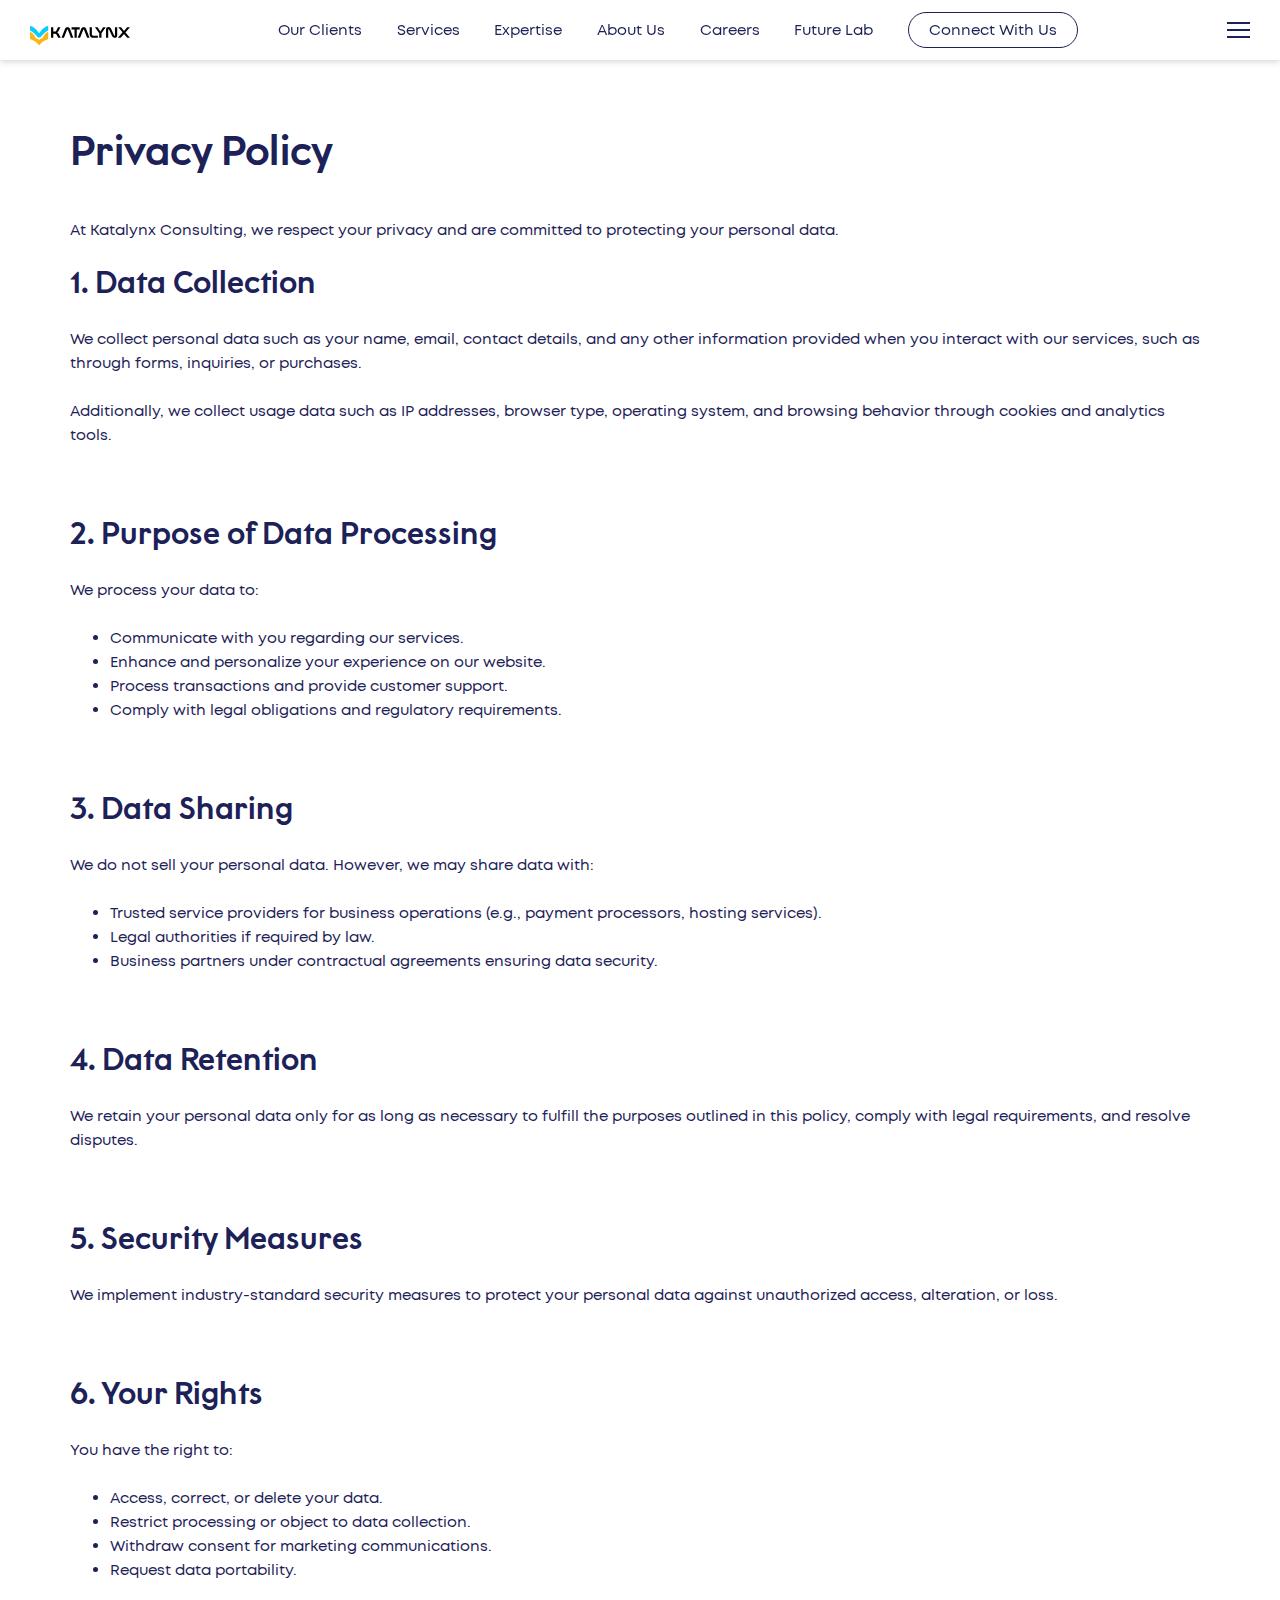
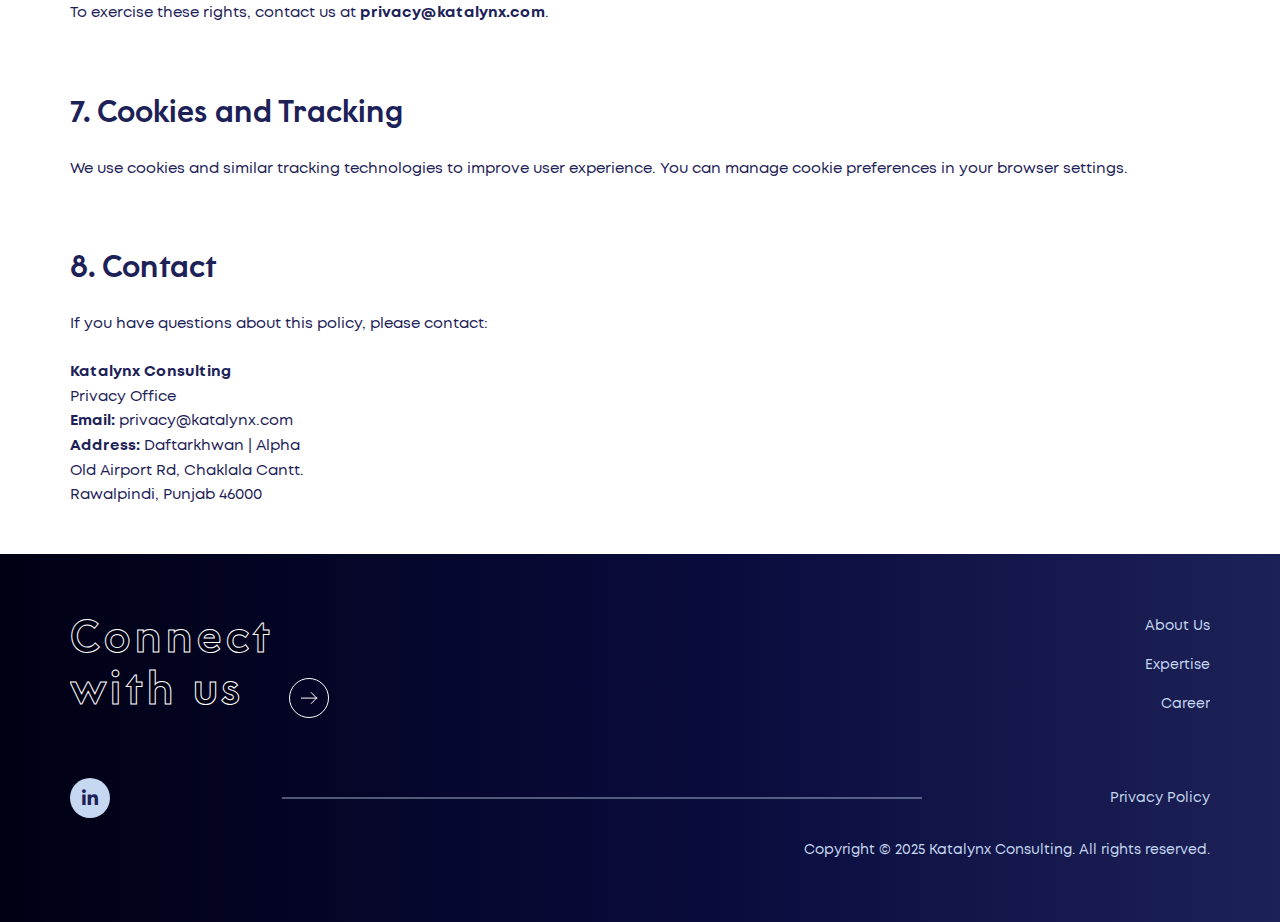
<file: privacy.html>
<!DOCTYPE html><html><head>

    <meta charset="UTF-8">
    <title>Our Clients | Strategy + Legal + Technology Consulting for innovation and technology infrastructure</title>
    
    <meta name="viewport" content="width=device-width, initial-scale=1, maximum-scale=1, user-scalable=no">
    <meta name="format-detection" content="telephone=yes">
    <meta name="theme-color" content="#1C2157">
    <meta name="facebook-domain-verification" content="ibfbs60bq3bphd62z1k3pqma1wqydf">
    
    
    <link rel="stylesheet" href="css/494NpfI0U0gq.css" type="text/css">
    <link rel="stylesheet" href="css/about.css" type="text/css">

    <link rel="stylesheet" href="css/1BK62LZVliJi.css" type="text/css" media="only screen and (max-width: 600px)">
    <link rel="stylesheet" href="css/SUsZqWY0Ofz3.css" type="text/css" media="only screen and (min-width: 601px) and (max-width: 840px)">
    
    <link rel="icon" type="image/x-icon" href="images/Katalynx-logo-icon.svg">
    
    <link rel="shortcut icon" href="nZSWAXbdP7Zq.ico" type="image/x-icon">
    
    <!--[if lt IE 9]>
    <script>
    document.createElement("header");
    document.createElement("nav");
    document.createElement("section");
    document.createElement("article");
    document.createElement("footer");
    </script>
    <script src="http://html5shiv.googlecode.com/svn/trunk/html5.js"></script>
    <![endif]-->
    
    <meta name="robots" content="index, follow, max-image-preview:large, max-snippet:-1, max-video-preview:-1">
        <style>img:is([sizes="auto" i], [sizes^="auto," i]) { contain-intrinsic-size: 3000px 1500px }</style>
    
        <!-- This site is optimized with the Yoast SEO plugin v24.0 - https://yoast.com/wordpress/plugins/seo/ -->
        <meta property="og:locale" content="en_US">
        <meta property="og:type" content="article">
        <meta property="og:title" content="About Katalynx">
        <meta property="og:description" content="Strategy + Legal + Technology Consulting for innovation and technology infrastructure">
        <meta property="article:modified_time" content="2025-10-25T11:36:23+00:00">
        <meta property="og:image" content="images/ckqG9rhFs24V.jpg">
        <meta property="og:image:width" content="1200">
        <meta property="og:image:height" content="675">
        <meta property="og:image:type" content="image/jpeg">
        <meta name="twitter:card" content="summary_large_image">
        <!-- / Yoast SEO plugin. -->
    
    
    <link rel="stylesheet" id="wp-block-library-css" href="css/Vc89m0amljLc.css" type="text/css" media="all">
    <style id="wp-block-library-theme-inline-css" type="text/css">
    .wp-block-audio :where(figcaption){color:#555;font-size:13px;text-align:center}.is-dark-theme .wp-block-audio :where(figcaption){color:#ffffffa6}.wp-block-audio{margin:0 0 1em}.wp-block-code{border:1px solid #ccc;border-radius:4px;font-family:Menlo,Consolas,monaco,monospace;padding:.8em 1em}.wp-block-embed :where(figcaption){color:#555;font-size:13px;text-align:center}.is-dark-theme .wp-block-embed :where(figcaption){color:#ffffffa6}.wp-block-embed{margin:0 0 1em}.blocks-gallery-caption{color:#555;font-size:13px;text-align:center}.is-dark-theme .blocks-gallery-caption{color:#ffffffa6}:root :where(.wp-block-image figcaption){color:#555;font-size:13px;text-align:center}.is-dark-theme :root :where(.wp-block-image figcaption){color:#ffffffa6}.wp-block-image{margin:0 0 1em}.wp-block-pullquote{border-bottom:4px solid;border-top:4px solid;color:currentColor;margin-bottom:1.75em}.wp-block-pullquote cite,.wp-block-pullquote footer,.wp-block-pullquote__citation{color:currentColor;font-size:.8125em;font-style:normal;text-transform:uppercase}.wp-block-quote{border-left:.25em solid;margin:0 0 1.75em;padding-left:1em}.wp-block-quote cite,.wp-block-quote footer{color:currentColor;font-size:.8125em;font-style:normal;position:relative}.wp-block-quote:where(.has-text-align-right){border-left:none;border-right:.25em solid;padding-left:0;padding-right:1em}.wp-block-quote:where(.has-text-align-center){border:none;padding-left:0}.wp-block-quote.is-large,.wp-block-quote.is-style-large,.wp-block-quote:where(.is-style-plain){border:none}.wp-block-search .wp-block-search__label{font-weight:700}.wp-block-search__button{border:1px solid #ccc;padding:.375em .625em}:where(.wp-block-group.has-background){padding:1.25em 2.375em}.wp-block-separator.has-css-opacity{opacity:.4}.wp-block-separator{border:none;border-bottom:2px solid;margin-left:auto;margin-right:auto}.wp-block-separator.has-alpha-channel-opacity{opacity:1}.wp-block-separator:not(.is-style-wide):not(.is-style-dots){width:100px}.wp-block-separator.has-background:not(.is-style-dots){border-bottom:none;height:1px}.wp-block-separator.has-background:not(.is-style-wide):not(.is-style-dots){height:2px}.wp-block-table{margin:0 0 1em}.wp-block-table td,.wp-block-table th{word-break:normal}.wp-block-table :where(figcaption){color:#555;font-size:13px;text-align:center}.is-dark-theme .wp-block-table :where(figcaption){color:#ffffffa6}.wp-block-video :where(figcaption){color:#555;font-size:13px;text-align:center}.is-dark-theme .wp-block-video :where(figcaption){color:#ffffffa6}.wp-block-video{margin:0 0 1em}:root :where(.wp-block-template-part.has-background){margin-bottom:0;margin-top:0;padding:1.25em 2.375em}
    </style>
    <style id="classic-theme-styles-inline-css" type="text/css">
    /*! This file is auto-generated */
    .wp-block-button__link{color:#fff;background-color:#32373c;border-radius:9999px;box-shadow:none;text-decoration:none;padding:calc(.667em + 2px) calc(1.333em + 2px);font-size:1.125em}.wp-block-file__button{background:#32373c;color:#fff;text-decoration:none}
    </style>
    <style id="global-styles-inline-css" type="text/css">
    :root{--wp--preset--aspect-ratio--square: 1;--wp--preset--aspect-ratio--4-3: 4/3;--wp--preset--aspect-ratio--3-4: 3/4;--wp--preset--aspect-ratio--3-2: 3/2;--wp--preset--aspect-ratio--2-3: 2/3;--wp--preset--aspect-ratio--16-9: 16/9;--wp--preset--aspect-ratio--9-16: 9/16;--wp--preset--color--black: #000000;--wp--preset--color--cyan-bluish-gray: #abb8c3;--wp--preset--color--white: #ffffff;--wp--preset--color--pale-pink: #f78da7;--wp--preset--color--vivid-red: #cf2e2e;--wp--preset--color--luminous-vivid-orange: #ff6900;--wp--preset--color--luminous-vivid-amber: #fcb900;--wp--preset--color--light-green-cyan: #7bdcb5;--wp--preset--color--vivid-green-cyan: #00d084;--wp--preset--color--pale-cyan-blue: #8ed1fc;--wp--preset--color--vivid-cyan-blue: #0693e3;--wp--preset--color--vivid-purple: #9b51e0;--wp--preset--gradient--vivid-cyan-blue-to-vivid-purple: linear-gradient(135deg,rgba(6,147,227,1) 0%,rgb(155,81,224) 100%);--wp--preset--gradient--light-green-cyan-to-vivid-green-cyan: linear-gradient(135deg,rgb(122,220,180) 0%,rgb(0,208,130) 100%);--wp--preset--gradient--luminous-vivid-amber-to-luminous-vivid-orange: linear-gradient(135deg,rgba(252,185,0,1) 0%,rgba(255,105,0,1) 100%);--wp--preset--gradient--luminous-vivid-orange-to-vivid-red: linear-gradient(135deg,rgba(255,105,0,1) 0%,rgb(207,46,46) 100%);--wp--preset--gradient--very-light-gray-to-cyan-bluish-gray: linear-gradient(135deg,rgb(238,238,238) 0%,rgb(169,184,195) 100%);--wp--preset--gradient--cool-to-warm-spectrum: linear-gradient(135deg,rgb(74,234,220) 0%,rgb(151,120,209) 20%,rgb(207,42,186) 40%,rgb(238,44,130) 60%,rgb(251,105,98) 80%,rgb(254,248,76) 100%);--wp--preset--gradient--blush-light-purple: linear-gradient(135deg,rgb(255,206,236) 0%,rgb(152,150,240) 100%);--wp--preset--gradient--blush-bordeaux: linear-gradient(135deg,rgb(254,205,165) 0%,rgb(254,45,45) 50%,rgb(107,0,62) 100%);--wp--preset--gradient--luminous-dusk: linear-gradient(135deg,rgb(255,203,112) 0%,rgb(199,81,192) 50%,rgb(65,88,208) 100%);--wp--preset--gradient--pale-ocean: linear-gradient(135deg,rgb(255,245,203) 0%,rgb(182,227,212) 50%,rgb(51,167,181) 100%);--wp--preset--gradient--electric-grass: linear-gradient(135deg,rgb(202,248,128) 0%,rgb(113,206,126) 100%);--wp--preset--gradient--midnight: linear-gradient(135deg,rgb(2,3,129) 0%,rgb(40,116,252) 100%);--wp--preset--font-size--small: 13px;--wp--preset--font-size--medium: 20px;--wp--preset--font-size--large: 36px;--wp--preset--font-size--x-large: 42px;--wp--preset--spacing--20: 0.44rem;--wp--preset--spacing--30: 0.67rem;--wp--preset--spacing--40: 1rem;--wp--preset--spacing--50: 1.5rem;--wp--preset--spacing--60: 2.25rem;--wp--preset--spacing--70: 3.38rem;--wp--preset--spacing--80: 5.06rem;--wp--preset--shadow--natural: 6px 6px 9px rgba(0, 0, 0, 0.2);--wp--preset--shadow--deep: 12px 12px 50px rgba(0, 0, 0, 0.4);--wp--preset--shadow--sharp: 6px 6px 0px rgba(0, 0, 0, 0.2);--wp--preset--shadow--outlined: 6px 6px 0px -3px rgba(255, 255, 255, 1), 6px 6px rgba(0, 0, 0, 1);--wp--preset--shadow--crisp: 6px 6px 0px rgba(0, 0, 0, 1);}:where(.is-layout-flex){gap: 0.5em;}:where(.is-layout-grid){gap: 0.5em;}body .is-layout-flex{display: flex;}.is-layout-flex{flex-wrap: wrap;align-items: center;}.is-layout-flex > :is(*, div){margin: 0;}body .is-layout-grid{display: grid;}.is-layout-grid > :is(*, div){margin: 0;}:where(.wp-block-columns.is-layout-flex){gap: 2em;}:where(.wp-block-columns.is-layout-grid){gap: 2em;}:where(.wp-block-post-template.is-layout-flex){gap: 1.25em;}:where(.wp-block-post-template.is-layout-grid){gap: 1.25em;}.has-black-color{color: var(--wp--preset--color--black) !important;}.has-cyan-bluish-gray-color{color: var(--wp--preset--color--cyan-bluish-gray) !important;}.has-white-color{color: var(--wp--preset--color--white) !important;}.has-pale-pink-color{color: var(--wp--preset--color--pale-pink) !important;}.has-vivid-red-color{color: var(--wp--preset--color--vivid-red) !important;}.has-luminous-vivid-orange-color{color: var(--wp--preset--color--luminous-vivid-orange) !important;}.has-luminous-vivid-amber-color{color: var(--wp--preset--color--luminous-vivid-amber) !important;}.has-light-green-cyan-color{color: var(--wp--preset--color--light-green-cyan) !important;}.has-vivid-green-cyan-color{color: var(--wp--preset--color--vivid-green-cyan) !important;}.has-pale-cyan-blue-color{color: var(--wp--preset--color--pale-cyan-blue) !important;}.has-vivid-cyan-blue-color{color: var(--wp--preset--color--vivid-cyan-blue) !important;}.has-vivid-purple-color{color: var(--wp--preset--color--vivid-purple) !important;}.has-black-background-color{background-color: var(--wp--preset--color--black) !important;}.has-cyan-bluish-gray-background-color{background-color: var(--wp--preset--color--cyan-bluish-gray) !important;}.has-white-background-color{background-color: var(--wp--preset--color--white) !important;}.has-pale-pink-background-color{background-color: var(--wp--preset--color--pale-pink) !important;}.has-vivid-red-background-color{background-color: var(--wp--preset--color--vivid-red) !important;}.has-luminous-vivid-orange-background-color{background-color: var(--wp--preset--color--luminous-vivid-orange) !important;}.has-luminous-vivid-amber-background-color{background-color: var(--wp--preset--color--luminous-vivid-amber) !important;}.has-light-green-cyan-background-color{background-color: var(--wp--preset--color--light-green-cyan) !important;}.has-vivid-green-cyan-background-color{background-color: var(--wp--preset--color--vivid-green-cyan) !important;}.has-pale-cyan-blue-background-color{background-color: var(--wp--preset--color--pale-cyan-blue) !important;}.has-vivid-cyan-blue-background-color{background-color: var(--wp--preset--color--vivid-cyan-blue) !important;}.has-vivid-purple-background-color{background-color: var(--wp--preset--color--vivid-purple) !important;}.has-black-border-color{border-color: var(--wp--preset--color--black) !important;}.has-cyan-bluish-gray-border-color{border-color: var(--wp--preset--color--cyan-bluish-gray) !important;}.has-white-border-color{border-color: var(--wp--preset--color--white) !important;}.has-pale-pink-border-color{border-color: var(--wp--preset--color--pale-pink) !important;}.has-vivid-red-border-color{border-color: var(--wp--preset--color--vivid-red) !important;}.has-luminous-vivid-orange-border-color{border-color: var(--wp--preset--color--luminous-vivid-orange) !important;}.has-luminous-vivid-amber-border-color{border-color: var(--wp--preset--color--luminous-vivid-amber) !important;}.has-light-green-cyan-border-color{border-color: var(--wp--preset--color--light-green-cyan) !important;}.has-vivid-green-cyan-border-color{border-color: var(--wp--preset--color--vivid-green-cyan) !important;}.has-pale-cyan-blue-border-color{border-color: var(--wp--preset--color--pale-cyan-blue) !important;}.has-vivid-cyan-blue-border-color{border-color: var(--wp--preset--color--vivid-cyan-blue) !important;}.has-vivid-purple-border-color{border-color: var(--wp--preset--color--vivid-purple) !important;}.has-vivid-cyan-blue-to-vivid-purple-gradient-background{background: var(--wp--preset--gradient--vivid-cyan-blue-to-vivid-purple) !important;}.has-light-green-cyan-to-vivid-green-cyan-gradient-background{background: var(--wp--preset--gradient--light-green-cyan-to-vivid-green-cyan) !important;}.has-luminous-vivid-amber-to-luminous-vivid-orange-gradient-background{background: var(--wp--preset--gradient--luminous-vivid-amber-to-luminous-vivid-orange) !important;}.has-luminous-vivid-orange-to-vivid-red-gradient-background{background: var(--wp--preset--gradient--luminous-vivid-orange-to-vivid-red) !important;}.has-very-light-gray-to-cyan-bluish-gray-gradient-background{background: var(--wp--preset--gradient--very-light-gray-to-cyan-bluish-gray) !important;}.has-cool-to-warm-spectrum-gradient-background{background: var(--wp--preset--gradient--cool-to-warm-spectrum) !important;}.has-blush-light-purple-gradient-background{background: var(--wp--preset--gradient--blush-light-purple) !important;}.has-blush-bordeaux-gradient-background{background: var(--wp--preset--gradient--blush-bordeaux) !important;}.has-luminous-dusk-gradient-background{background: var(--wp--preset--gradient--luminous-dusk) !important;}.has-pale-ocean-gradient-background{background: var(--wp--preset--gradient--pale-ocean) !important;}.has-electric-grass-gradient-background{background: var(--wp--preset--gradient--electric-grass) !important;}.has-midnight-gradient-background{background: var(--wp--preset--gradient--midnight) !important;}.has-small-font-size{font-size: var(--wp--preset--font-size--small) !important;}.has-medium-font-size{font-size: var(--wp--preset--font-size--medium) !important;}.has-large-font-size{font-size: var(--wp--preset--font-size--large) !important;}.has-x-large-font-size{font-size: var(--wp--preset--font-size--x-large) !important;}
    :where(.wp-block-post-template.is-layout-flex){gap: 1.25em;}:where(.wp-block-post-template.is-layout-grid){gap: 1.25em;}
    :where(.wp-block-columns.is-layout-flex){gap: 2em;}:where(.wp-block-columns.is-layout-grid){gap: 2em;}
    :root :where(.wp-block-pullquote){font-size: 1.5em;line-height: 1.6;}
    </style>
    <link rel="stylesheet" id="wpml-blocks-css" href="css/fPwu8HFJ3kfa.css" type="text/css" media="all">
    <link rel="stylesheet" href="css/single-service.css" type="text/css">
    <link rel="stylesheet" id="contact-form-7-css" href="css/F0RNFzs7ZMyP.css" type="text/css" media="all">
    <link rel="stylesheet" id="wpa-css-css" href="css/DyCBeF6PUfgx.css" type="text/css" media="all">
    <link rel="stylesheet" id="wpml-menu-item-0-css" href="css/AtTC0AFimkpC.css" type="text/css" media="all">
    <link rel="stylesheet" id="search-filter-plugin-styles-css" href="css/FSuTOtWy3qNy.css" type="text/css" media="all">
    <link rel="stylesheet" id="borlabs-cookie-css" href="css/UmhBQnDnfecl.css" type="text/css" media="all">
    <style id="generateblocks-inline-css" type="text/css">
    .gb-container .wp-block-image img{vertical-align:middle;}.gb-grid-wrapper .wp-block-image{margin-bottom:0;}.gb-highlight{background:none;}.gb-container-link{position:absolute;top:0;right:0;bottom:0;left:0;z-index:99;}
    </style>
    
    <script type="text/javascript" src="js/KeFz8wgcpkMG.js" id="jquery-core-js"></script>
    
    <!-- Google tag (gtag.js) -->
    <script async src="https://www.googletagmanager.com/gtag/js?id=G-9S1QQF75H0"></script>
    <script>
    window.dataLayer = window.dataLayer || [];
    function gtag(){dataLayer.push(arguments);}
    gtag('js', new Date());

    gtag('config', 'G-9S1QQF75H0');
    </script>
    
    
    
    
    
    
    <meta name="generator" content="WPML ver:4.6.14 stt:1,3;">
    <!-- Google Tag Manager -->
    
    <!-- End Google Tag Manager -->
    </head>
    <body class="privacy-policy page-template-default page page-id-3 wp-embed-responsive en">
        <header id="_nav_header">
            <div class="logo desktop">
                <a href="index.html">
                    <svg version="1.1" id="Ebene_1" xmlns="http://www.w3.org/2000/svg" xmlns:xlink="http://www.w3.org/1999/xlink" x="0px" y="0px" viewBox="0 0 200 50" enable-background="new 0 0 200 50" xml:space="preserve">
                        <img src="./images/Katalynx-Logo- Colored.svg" alt="" style="width: 100%; margin-top:-40%;" id="logo">
                    </svg>
                </a></div>

            <div class="top_nav"><div class="menu-top-navigation-container"><ul id="menu-top-navigation" class="menu"><li id="menu-item-27" class="scrollLink menu-item menu-item-type-custom menu-item-object-custom current-menu-item current_page_item menu-item-27"><a href="our_clients.html" aria-current="page">Our Clients</a></li>
<li id="menu-item-84938" class="scrollLink menu-item menu-item-type-custom menu-item-object-custom current-menu-item current_page_item menu-item-84938"><a href="our_services.html" aria-current="page">Services</a></li>
<li id="menu-item-85733" class="scrollLink menu-item menu-item-type-custom menu-item-object-custom current-menu-item current_page_item menu-item-85733"><a href="expertise.html" aria-current="page">Expertise</a></li>
<li id="menu-item-85269" class="menu-item menu-item-type-post_type menu-item-object-page menu-item-85269"><a href="about-us.html">About Us</a></li>
<li id="menu-item-85269" class="menu-item menu-item-type-post_type menu-item-object-page menu-item-85269"><a href="careers.html">Careers</a></li>

<li id="menu-item-87023" class="menu-item menu-item-type-post_type menu-item-object-page menu-item-87023"><a href="coming-soon.html">Future Lab</a></li>
<li id="menu-item-84993" class="contact menu-item menu-item-type-post_type menu-item-object-page menu-item-84993"><a href="contact-us.html">Connect With Us</a></li>
</ul></div></div>
            
            <div class="nav_bar">
                <div class="burger">
                    <div></div>
                    <div></div>
                    <div></div>
                </div>
            </div>
            
            
            <nav>
                <div class="top_mobile">
                    <div class="active main_nav_btn" data-sec="main_nav">What we do</div>
                    <div class="sec_nav_btn" data-sec="sec_nav">Who we are</div>
                </div>
                
                <div class="main_nav navigation">
                    <div class="top">
                        <div class="nav-logo"><a href="index.html"><noscript><img src="./images/Katalynx-Logo- white.svg"></noscript><img class="lazyload" src="data:image/svg+xml,%3Csvg%20xmlns=%22http://www.w3.org/2000/svg%22%20viewBox=%220%200%20210%20140%22%3E%3C/svg%3E" data-src="./images/Katalynx-Logo- white.svg"></a></div>
                        <div class="nav-title">What we do</div>
                    </div>
                    
                    <div class="menu-primary-navigation-container"><ul id="menu-primary-navigation" class="menu">
                        <li id="menu-item-85238" class="menu-item menu-item-type-post_type menu-item-object-page menu-item-85238"><a href="our_services.html">Services</a></li>
                        <li id="menu-item-85238" class="menu-item menu-item-type-post_type menu-item-object-page menu-item-85238"><a href="our_clients.html">Clients</a></li>
<li id="menu-item-85238" class="menu-item menu-item-type-post_type menu-item-object-page menu-item-85238"><a href="expertise.html">Expertise</a></li>
<li id="menu-item-87982" class="menu-item menu-item-type-post_type menu-item-object-page menu-item-87982"><a href="coming-soon.html">Future Lab</a></li>
<li id="menu-item-85595" class="contact mobile menu-item menu-item-type-post_type menu-item-object-page menu-item-85595"><a href="contact-us.html">Connect with us</a></li>
</ul></div>							
                </div>
    
                <div class="sec_nav navigation">
                    <div class="top">
                        <div class="nav-title">Who we are</div></div>
                    <div class="nav-container">
                        <div class="menu-secondary-navigation-container"><ul id="menu-secondary-navigation" class="menu"><li id="menu-item-85241" class="menu-item menu-item-type-post_type menu-item-object-page menu-item-85241"><a href="about-us.html">About Katalynx</a></li>
<li id="menu-item-85243" class="menu-item menu-item-type-post_type menu-item-object-page menu-item-85243"><a href="careers.html">Careers</a></li>
<li id="menu-item-91140" class="menu-item menu-item-type-post_type menu-item-object-page menu-item-91140"><a href="coming-soon.html">News</a></li>
<li id="menu-item-85246" class="contact menu-item menu-item-type-post_type menu-item-object-page menu-item-85246"><a href="contact-us.html">Connect with us</a></li>
</ul></div>							
                        <div class="nav-contact">
                            <div class="dc"><noscript><img src="./images/dc_blue.svg"></noscript><img class="lazyload" src="data:image/svg+xml,%3Csvg%20xmlns=%22http://www.w3.org/2000/svg%22%20viewBox=%220%200%20210%20140%22%3E%3C/svg%3E" data-src="./images/dc_blue.svg"></div>
                                                        <a href="info@katalynx.com">info@katalynx.com</a><br>
                            <a href="tel:+49 30 586 930 000">+92 311 0000000</a><br> 
                            <a href="https://www.google.com/maps/place/Daftarkhwan+%7C+Alpha/@33.6067052,73.0980566,17z/data=!3m1!4b1!4m6!3m5!1s0x38dfebe171eab46d:0x668f0f33eeab4c68!8m2!3d33.6067052!4d73.1006315!16s%2Fg%2F11tmrw5lqf?entry=ttu&g_ep=EgoyMDI0MTEyNC4xIKXMDSoASAFQAw%3D%3D" target="_blank">Daftarkhwan | Alpha<br>
                                Old Airport Rd, Chaklala Cantt.<br>
                                Rawalpindi, Punjab 46000</a>
                                                    </div>
                        
                    </div>
                </div>
            </nav>
            
            
            
            <div class="nav_bar_mobile">
                <div class="logo mobile">
                    <a href="index.html">
                    <svg version="1.1" id="Ebene_1" xmlns="http://www.w3.org/2000/svg" xmlns:xlink="http://www.w3.org/1999/xlink" x="0px" y="0px" viewBox="0 0 200 50" enable-background="new 0 0 200 50" xml:space="preserve">
                        <img src="./images/Katalynx-Logo- Colored.svg" alt="" style="width: 100%; margin-top:-40%;" id="logo">

                    </svg>
                </a>
                </div>
                <div class="burger">
                    <div></div>
                    <div></div>
                    <div></div>
                </div>
            </div>
            
            
        </header>
        <div class="container">
        <br>
        <br>
        <h1>Privacy Policy</h1>
        <p>At Katalynx Consulting, we respect your privacy and are committed to protecting your personal data.</p>
        
        <h2>1. Data Collection</h2>
        <p>We collect personal data such as your name, email, contact details, and any other information provided when you interact with our services, such as through forms, inquiries, or purchases.</p>
        <p>Additionally, we collect usage data such as IP addresses, browser type, operating system, and browsing behavior through cookies and analytics tools.</p>
        
        <h2>2. Purpose of Data Processing</h2>
        <p>We process your data to:</p>
        <ul>
            <li>Communicate with you regarding our services.</li>
            <li>Enhance and personalize your experience on our website.</li>
            <li>Process transactions and provide customer support.</li>
            <li>Comply with legal obligations and regulatory requirements.</li>
        </ul>
        
        <h2>3. Data Sharing</h2>
        <p>We do not sell your personal data. However, we may share data with:</p>
        <ul>
            <li>Trusted service providers for business operations (e.g., payment processors, hosting services).</li>
            <li>Legal authorities if required by law.</li>
            <li>Business partners under contractual agreements ensuring data security.</li>
        </ul>
        
        <h2>4. Data Retention</h2>
        <p>We retain your personal data only for as long as necessary to fulfill the purposes outlined in this policy, comply with legal requirements, and resolve disputes.</p>
        
        <h2>5. Security Measures</h2>
        <p>We implement industry-standard security measures to protect your personal data against unauthorized access, alteration, or loss.</p>
        
        <h2>6. Your Rights</h2>
        <p>You have the right to:</p>
        <ul>
            <li>Access, correct, or delete your data.</li>
            <li>Restrict processing or object to data collection.</li>
            <li>Withdraw consent for marketing communications.</li>
            <li>Request data portability.</li>
        </ul>
        <p>To exercise these rights, contact us at <strong>privacy@katalynx.com</strong>.</p>
        
        <h2>7. Cookies and Tracking</h2>
        <p>We use cookies and similar tracking technologies to improve user experience. You can manage cookie preferences in your browser settings.</p>
        
        <h2>8. Contact</h2>
        <p>If you have questions about this policy, please contact:</p>
        <p><strong>Katalynx Consulting</strong><br> Privacy Office<br> <b>Email:</b> <a href="mailto:privacy@katalynx.com">privacy@katalynx.com</a><br><b>Address:</b> Daftarkhwan | Alpha<br>
            Old Airport Rd, Chaklala Cantt.<br>
            Rawalpindi, Punjab 46000</p>
        </div>
    <br>
    <br>
    <footer>
        <div class="container">
        
            <div class="wrapper grid-2">
                <div class="column">
                    <a href="contact-us.html" class="read-more white"><p class="header">Connect <br>with us</p></a>
                </div>
    
                <div class="column">
                    <div class="footer_nav"><div class="menu-footer-navigation-container"><ul id="menu-footer-navigation" class="menu"><li id="menu-item-84722" class="menu-item menu-item-type-post_type menu-item-object-page menu-item-84722"><a href="about-us.html">About Us</a></li>
    <li id="menu-item-84728" class="menu-item menu-item-type-post_type menu-item-object-page menu-item-84728"><a href="expertise.html">Expertise</a></li>
    <li id="menu-item-84727" class="menu-item menu-item-type-post_type menu-item-object-page menu-item-84727"><a href="careers.html">Career</a></li>
    </ul></div></div>
                </div>
            </div>
            
            <div class="wrapper">
                <div class="col"><a href="https://www.linkedin.com/company/katalynx" target="_blank"><i class="fab fa-linkedin-in"></i></a></div>
                <div class="col"><div class="line"></div></div>
                <div class="col footer_nav_legal"><div class="menu-footer-legal-notes-container"><ul id="menu-footer-legal-notes" class="menu">
    <li id="menu-item-84733" class="menu-item menu-item-type-post_type menu-item-object-page menu-item-privacy-policy menu-item-84733"><a rel="privacy-policy" href="privacy.html">Privacy Policy</a></li>
    </ul></div></div>
            </div>
            
            <div class="copyright">Copyright © 2025 Katalynx Consulting. All rights reserved.</div>
            
        </div>
    </footer>
    
    </div>
    </script></div><!--googleon: all--><noscript><style>.lazyload{display:none;}</style></noscript><script data-noptimize="1">window.lazySizesConfig=window.lazySizesConfig||{};window.lazySizesConfig.loadMode=1;</script><script async="" data-noptimize="1" src="js/tXfRp2tVbICm.js"></script><script type="text/javascript" src="js/hg9YNbXr8LSE.js" id="wp-hooks-js"></script>
    <script type="text/javascript" src="js/Mh1tmpq8T5L1.js" id="wp-i18n-js"></script>
    
    
    
    
    <script type="text/javascript" src="js/wZyhqElptgUH.js" id="contact-form-7-js"></script>
    
    <script defer="" src="js/K1RiI8LgWOqG.js"></script>
    
    <script>
        window.addEventListener('scroll', function () {
            const logo = document.querySelector('#logo'); // Select the logo
            const scrollThreshold = 70; // Pixels scrolled before the change
            
            if (window.scrollY > scrollThreshold) {
                // Change to a new logo
                logo.setAttribute('src', './images/Katalynx-Logo- Colored.svg');
            } else {
                // Revert to the original logo
            }
        });
    </script>
    
    </body>    
    
    </html>
</file>
<file: css/494NpfI0U0gq.css>
/*
Theme Name: Dierks+Company
Description: Exklusive Template für Dierks+Company Consulting GmbH
Author: Lukasz Zdunek / LKS advertising
Author URI: https://www.lks-webdesign.de
*/

@import url('header.css');
@import url('nav.css');
@import url('vb.css');
@import url('elements.css');
@import url('home.css');
@import url('contact.css');
@import url('contact-new.css');
@import url('hero.css');
@import url('spotlights-overview.css');
@import url('impact-stories-overview.css');
@import url('publications-overview.css');
@import url('awards-overview.css');
@import url('awards-new.css');
@import url('news-overview.css');
@import url('service-overview.css');
@import url('single-service.css');
@import url('single-service-b.css');
@import url('single-service-b2.css');
@import url('single-service-c.css');
@import url('single-post.css');
@import url('single-spotlight.css');
@import url('single-impact_stories.css');
@import url('single-podcast.css');
@import url('single-portfolio.css'); /* publication */
@import url('single-news.css');
@import url('team-overview.css');
@import url('single-member.css');
@import url('single-job.css');
@import url('page-default.css');
@import url('podcast-overview.css');
@import url('career.css');
@import url('about.css');
@import url('topics.css');
@import url('single-client.css');
@import url('single-info-session.css');
@import url('glossary.css');
@import url('glossary-horizontal.css');
@import url('memberships.css');
@import url('carousel-slider.css');
@import url('coming-soon.css');
@import url('404.css');
@import url('footer.css');
@import url('all.css');
@import url('brands.css');
@import url('lightcase.css');


@font-face {
    font-family: 'LitSans';
    src: url('../fonts/ulM5vXAhRC3a.eot');
    src: url('../fonts/ulM5vXAhRC3a.eot#iefix') format('embedded-opentype'),
        url('../fonts/PA5Y3odciqgg.woff2') format('woff2'),
        url('../fonts/jzjQ1bbO2CXC.woff') format('woff'),
        url('../fonts/KYoPi5P6ojXg.ttf') format('truetype'),
        url('../images/uMnKTIdI2mpH.svg#LitSans-Medium') format('svg');
    font-weight: 500;
    font-style: normal;
    font-display: swap;
}

@font-face {
    font-family: 'MontBold';
    src: url('../fonts/WSFZtjwj4EnZ.eot');
    src: url('../fonts/WSFZtjwj4EnZ.eot#iefix') format('embedded-opentype'),
        url('../fonts/IBWIckS7IuPT.woff2') format('woff2'),
        url('../fonts/xj02tA3BlGTc.woff') format('woff'),
        url('../fonts/IBal5eneTYNk.ttf') format('truetype'),
        url('../images/rTxaUbkH16DL.svg#Mont-Bold') format('svg');
    font-weight: bold;
    font-style: normal;
    font-display: swap;
}

@font-face {
    font-family: 'MontRegular';
    src: url('../fonts/vAHoDBnfzts7.eot');
    src: url('../fonts/vAHoDBnfzts7.eot#iefix') format('embedded-opentype'),
         url('../fonts/YqeHPoofn2G2.woff2') format('woff2'),
         url('../fonts/ywu2irBQ8bzW.woff') format('woff'),
         url('../fonts/o7J3ZAaTELnE.ttf') format('truetype'),
         url('../images/paC27kQA8uV8.svg#montregular') format('svg');
    font-weight: normal;
    font-style: normal;
	font-display: swap;
}


* {
    box-sizing: border-box;
  	-webkit-box-sizing: border-box;
	outline: none!important;
}

html {
	-webkit-text-size-adjust: 100%;

	font-variant-ligatures: none;
	-webkit-font-variant-ligatures: none;

	text-rendering: optimizeLegibility;
	-moz-osx-font-smoothing: grayscale;

	font-smoothing: antialiased;
	-webkit-font-smoothing: antialiased;
}

body {
	width: 100%;
	height: 100%;
	min-height: 100%;
	font-family: 'MontRegular', Arial, Helvetica, sans-serif;
	font-weight: 400;
	font-size: 15px;
	line-height: 1.6em;
	color: #1C2157;
	margin: 0;
	padding: 0;
	background: #000014;
	background: -moz-linear-gradient(left,  #000014 0%, #090b3c 55%, #1c2157 100%);
	background: -webkit-linear-gradient(left,  #000014 0%,#090b3c 55%,#1c2157 100%);
	background: linear-gradient(to right,  #000014 0%,#090b3c 55%,#1c2157 100%);
	filter: progid:DXImageTransform.Microsoft.gradient( startColorstr='#000014', endColorstr='#1c2157',GradientType=1 );
}

body.logged-in.admin-bar, 
body.logged-in.admin-bar header {
	margin-top: 32px;
}



header, section, article, footer {
	display: block;
}

img, td {
	border: none;
}

img {
	max-width: 100%;
	height: auto;
}

img.alignleft {
    float: left;
	margin-right: 30px;
}

img.alignright {
    float: right;
	margin-left: 30px;
}

img.aligncenter {
    display: block;
  	margin: 0 auto;
}

img.small {
    max-width: 100px;
	max-height: 100px;
	height: auto;
	width: auto;
}

img.medium {
    max-width: 200px;
	max-height: 200px;
	height: auto;
	width: auto;
}

img.rund {
	-webkit-border-radius: 50%;
	-moz-border-radius: 50%;
	border-radius: 50%;
}

.clear {
	clear: both;
	float: none;
}

.clear-mobile {
  display: none;
	clear: both;
	float: none;
}

.small {
	font-size: 75%;
}

.aligncenter {
	text-align: center;
}

.alignleft {
	text-align: left;
}

.alignright {
	text-align: right;
}

.alignright a.action-button {
	float: right;
}

.inline-block {
  display: inline-block;
}

a {
	color: #1C2157;
	text-decoration: none;
	-webkit-transition: all 0.3s;
	-moz-transition: all 0.3s;
	transition: all 0.3s;
}

.home a {
	color: #C6D8F1;
}

.home a:hover {
	color: #fff;
}


a:hover {
	color: #1C2157;
	text-decoration: none;
}

.only-mobile {
	display: none!important;
}

hr {
	margin: 5em 0;
    border: none;
    height: 1px;
    background: #d5dedf;
}

iframe {
	  max-width: 100%;
	  border: 0;
    font: inherit;
    font-size: 100%;
    font-style: inherit;
    font-weight: inherit;
    margin: 0;
    outline: 0;
    padding: 0;
    vertical-align: baseline;
}

strong, b {
  	font-family: 'MontBold';
	font-weight: normal;
}

video {
	max-width: 100%;
}


::-webkit-input-placeholder { /* Chrome/Opera/Safari */
  color: #1C2157;
}
::-moz-placeholder { /* Firefox 19+ */
  color: #1C2157;
}
:-ms-input-placeholder { /* IE 10+ */
  color: #1C2157;
}
:-moz-placeholder { /* Firefox 18- */
  color: #1C2157;
}

/* ---------------------- AUFBAU ------------------------------- */

article {
  width: 100%;
  margin: 0 auto;
  padding: 0;
  position: relative;
}

section {
	position: relative;
	margin: 0 auto;
	width: 100%;
	padding: 150px 0;
	clear: both;
	overflow: hidden;
}

.container {
  	width: 100%;
	max-width: 1200px;
	padding: 0 30px;
	margin: 0 auto;
}


.wrapper {
	display: -webkit-flex;
	display: -ms-flexbox;
	display: flex;
	-webkit-flex-wrap: wrap;
	-ms-flex-wrap: wrap;
	flex-wrap: wrap;
	justify-content: center;
}


/* ---------------------- CONTENT ------------------------------- */


p {
  margin: 1.2em 0 1.6em 0;
}

p:first-child {
	margin: 0 0 1.6em 0;
}

p:last-child {
	margin-bottom: 0;
}




section ul {
	margin: 2.2em 0 3em 0;
	padding: 0;
	list-style: none;
}

section ul:last-child {
	margin-bottom: 0;
}

section ul li {
	margin: 0 0 12px 19px;
  	line-height: 1.7em;
}


section ul li:before {
    font-family: 'Font Awesome 5 Free';
    content: '\f111';
	font-size: 8px;
    width: 19px;
    margin-left: -19px;
	transform: translateY(-2px);
    display: inline-block;
    color: inherit;
    font-weight: 900;
}

section ol {
	margin: 2.2em 0 3em 0;
	padding: 0;
}

section ol li {
	margin: 0 0 12px 19px;
  	line-height: 1.7em;
}


/* ---------------------- Überschriften ------------------------------- */



h1 {
	font-family: 'LitSans';
	font-size: 2.7em;
	font-weight: normal;
	line-height: 1.2em;
	padding: 0;
	color: #1C2157;
	margin: 2em 0 1em 0;
	position: relative;
	word-wrap: break-word;
}

h2,
p.header {
	font-family: 'LitSans';
	font-size: 2em;
	font-weight: 400;
	line-height: 1.2em;
	margin: 70px 0 25px 0;
	color: #1C2157;
  	word-wrap: break-word;
}

h2 + p.subtitle {
	font-size: 1em;
	margin-bottom: 60px;
}


h3 {
	font-family: 'LitSans';
  	font-size: 1.3em;
  	font-weight: 400;
  	padding: 0;
  	margin: 2.5em 0 1em 0;
  	line-height: 1.5em;
  	color: #1C2157;
  	word-wrap: break-word;
}

h4 {
	font-family: 'LitSans';
  	font-size: 1.1em;
  	font-weight: 400;
  	margin: 2.5em 0 0.9em 0;
}


h2:first-child, h2:first-of-type,
h3:first-child, h3:first-of-type,
h4:first-child,
p.header:first-child, p.header:first-of-type {
	margin-top: 0;
}


/* ---------------------- BUTTONS ------------------------------- */


a.action-button {
    -moz-appearance: none!important;
    -webkit-appearance: none!important;
    display: flex;
    justify-content: center;
    align-items: center;
    font-size: 1.1em;
    width: auto;
    max-width: 260px;
    height: 60px;
    /* background: #009ee2; */
    color: #fff;

    cursor: pointer;
    padding: 0 20px;
    margin: 0;

    -webkit-transition: all 0.3s;
    -moz-transition: all 0.3s;
    transition: all 0.3s;

    position: relative;
  	overflow: hidden;
  	z-index: 1;
}

a.action-button::after {
    content: '';
    position: absolute;
    bottom: 0;
    left: 0;
    width: 100%;
    height: 100%;
    background-color: #009ee2;
    z-index: -2;
}

a.action-button::before {
    content: '';
    position: absolute;
    bottom: 0;
    left: 0;
    width: 0%;
    height: 100%;
    background-color: #fff;
	box-shadow: inset 0 0 0 1px #009ee2;
    transition: all .3s;
    z-index: -1;
}

a.action-button.dark::before {
    background-color: #1d1d1b;
	  box-shadow: inset 0 0 0 1px #009ee2;
}

a.action-button:hover {
    color: #009ee2;
}

a.action-button:hover::before {
    width: 100%;
}




a.weiterlesen {
	display: inline-block;
	color: #009ee2;
}

a.weiterlesen::before {
	display: inline-block;
	font-family: 'Font Awesome 5 Free';
	content: '\f105';
	font-size: 0.9em;
	font-weight: 900;
	margin-right: 9px;
	color: #009ee2;

	-webkit-transition: all 0.3s;
	-moz-transition: all 0.3s;
	transition: all 0.3s;
}

a.weiterlesen:hover::before {
	transform: translateX(4px);
}



/* ---------------------- GRIDS ------------------------------- */

.col {
  -webkit-box-flex: 1;
     -moz-box-flex: 1;
      -ms-box-flex: 1;
          box-flex: 1;

  -webkit-flex: 1;
     -moz-flex: 1;
      -ms-flex: 1;
          flex: 1;

    margin: 0 30px;
}


.grid-1, .grid-2, .grid-3, .grid-4, .grid-5, .grid-6 {
    overflow: hidden;
	  clear: both;
  	margin-bottom: 3.5em;
}


.column-40 {
  float: left;
  width: calc(40% - 40px);
  overflow: hidden;
}

.column-60 {
  float: left;
  width: calc(60% - 40px);
  overflow: hidden;
}

.column-30 {
  float: left;
  width: calc(30% - 40px);
  overflow: hidden;
}

.column-70 {
  float: left;
  width: calc(70% - 40px);
  overflow: hidden;
}


.column-40.right,
.column-30.right {
   margin: 0 0 0 40px;
}

.column-40.left,
.column-30.left {
  margin: 0 40px 0 0;
}

.column-60.right,
.column-70.right {
   margin: 0 0 0 40px;
}

.column-60.left,
.column-70.left {
  margin: 0 40px 0 0;
}





.grid-1:last-child, .grid-2:last-child, .grid-3:last-child, .grid-4:last-child, .grid-5:last-child {
  margin-bottom: 0;
}

.grid-2-50 .column {
    width: 50%;
    margin: 0;
}


.grid-2 .column {
  	float: left;
	width: calc(50% - 60px);
	overflow: hidden;
	margin: 0 0 0 60px;
}

.grid-2 .column:first-child {
	margin: 0 60px 0 0%;
}

.grid-2.ohne-margin .column,
.grid-2.ohne-margin .column:first-child {
	margin: 0;
	width: 50%;
}


.grid-3 .column:first-child {
	margin: 0 4% 0 0;
}

.grid-3 .column {
  	float: left;
	width: 29.333%;
	overflow: hidden;
	margin: 0 2% 0 2%;
}

.grid-3 .column:last-child {
	margin: 0 0 0 4%;
}





.grid-4 .column {
  	float: left;
	width: 22%;
	overflow: hidden;
	margin: 0 1.5% 0 1.5%;
}

.grid-5 .column {
  	float: left;
	width: 17%;
	overflow: hidden;
	margin: 0 1.5% 0 1.5%;
}

.grid-6 .column {
  float: left;
	width: 16.666%;
	overflow: hidden;
	margin: 0;
}

.grid-7 .column {
  float: left;
	width: 14,2857142%;
	overflow: hidden;
	margin: 0;
}


/******************************************* Temporary edit for page ID 91362 (EN), 92202 (DE), 92688 ********************************/
.page-id-91362 .post-text .alignfull,
.page-id-92688 .post-text .alignfull, 
.page-id-92202 .post-text .alignfull {
	padding: 0px;
}

.page-id-91362 .post-text, .page-id-91925 .post-text,
.page-id-92688 .post-text, .page-id-91925 .post-text, 
.page-id-92202 .post-text, .page-id-91925 .post-text {
	padding-top: 60px;
	padding-bottom: 0px;
}

.page-id-91362 .post-text .navlink a, 
.page-id-92688 .post-text .navlink a,
.page-id-92202 .post-text .navlink a {
	box-shadow: none;
}

.page-id-91362 .post-text .navlink a:hover,
.page-id-92688 .post-text .navlink a:hover, 
.page-id-92202 .post-text .navlink a:hover {
	color: #C6D8F1;
	background: #fff;
}

.page-id-92688 .post-text .CTA-button {
	position: relative;
	float: left;
	display: block;
    width: fit-content;
	background: #fff;
    color: #1C2157;
    margin: 0 12px 12px 0;
    padding: 8px 16px;
    border: 1px solid #1C2157;
    -webkit-border-radius: 999px;
    -moz-border-radius: 999px;
    border-radius: 999px;
}

.page-id-92688 .post-text .CTA-button:hover {
	background: #1C2157;
	color: #fff;
	border-radius: 999px;
}

.page-id-92688 .post-text .CTA-button-blue {
	position: relative;
	float: left;
	display: block;
    width: fit-content;
	background: #1C2157;
    color: #fff;
    margin: 0 12px 12px 0;
    padding: 8px 16px;
    border: 1px solid #1C2157;
    -webkit-border-radius: 999px;
    -moz-border-radius: 999px;
    border-radius: 999px;
}

.page-id-92688 .post-text .CTA-button-blue:hover {
	background: #fff;
	color: #1C2157;
	border-radius: 999px;
}

/*****contact form*****/

.page-id-91362 .wpcf7 form .main-contact-container,
.page-id-92688 .wpcf7 form .main-contact-container, 
.page-id-92202 .wpcf7 form .main-contact-container {
		display: flex;
		flex-direction: column;
		gap: 16px;
}

.page-id-91362 .wpcf7 form .form-container, 
.page-id-92688 .wpcf7 form .form-container, 
.page-id-92202 .wpcf7 form .form-container {
		display: flex;
		width: 100%;
		flex-wrap: wrap;
		gap: 16px;
}

.page-id-91362 .wpcf7 form .form-container .columnContainer, 
.page-id-92688 .wpcf7 form .form-container .columnContainer, 
.page-id-92202 .wpcf7 form .form-container .columnContainer {
	flex: 1;
}

.page-id-91362 .wpcf7 form .form-container .datenschutz, 
.page-id-92688 .wpcf7 form .form-container .datenschutz, 
.page-id-92202 .wpcf7 form .form-container .datenschutz {
	font-size: 12px;
	line-height: 26px;
}

.page-id-91362 .wpcf7 form .form-container.datenschutz a, 
.page-id-92688 .wpcf7 form .form-container.datenschutz a,
.page-id-92202 .wpcf7 form .form-container.datenschutz a {
	font-family: 'MontBold';
}

.page-id-91362 .wpcf7 form .form-container label, 
.page-id-92688 .wpcf7 form .form-container label, 
.page-id-92202 .wpcf7 form .form-container label {
	display: inline-block;
	margin-bottom: 8px;
}

.page-id-91362 .wpcf7 form input:not([type="submit"]), 
.page-id-91362 .wpcf7 form textarea,
.page-id-92688 .wpcf7 form input:not([type="submit"]), 
.page-id-92688 .wpcf7 form textarea,
.page-id-92202 .wpcf7 form input:not([type="submit"]), 
.page-id-92202 .wpcf7 form textarea,
.page-id-91904 .wpcf7 form input:not([type="submit"]), 
.page-id-91904 .wpcf7 form textarea {
	border: 1px solid #D0D1DA;
	border-radius: 8px;
	padding: 12px;
	height: 50px;
	margin: 0!important;
	text-indent: 0!important;
	font-size: 15px!important;
	color: #1c2157!important;
}

.page-id-91362 .wpcf7 form textarea,
.page-id-92688 .wpcf7 form textarea,
.page-id-92202 .wpcf7 form textarea {
	height: 160px;
	resize: none!important;
}

.page-id-91362 .wpcf7 form input[type="submit"], 
.page-id-92688 .wpcf7 form input[type="submit"], 
.page-id-92202 .wpcf7 form input[type="submit"] {
	border-radius: 50px;
	padding: 12px 24px;
	height: 46px;
	font-size: 15px;
	line-height: 22px;
	font-family: 'MontBold';
}

.page-id-91904 .wpcf7 form input[type="submit"],
.page-id-92688 .wpcf7 form input[type="submit"],
.page-id-92202 .wpcf7 form input[type="submit"] {
	border-radius: 50px;
	padding: 12px 24px;
	height: 46px;
	font-size: 15px;
	line-height: 22px;
	font-family: 'MontBold';
}

@media all and (max-width:600px) {
	.page-id-91362 .wpcf7 form .form-container.names,
	.page-id-92688 .wpcf7 form .form-container.names,
	.page-id-92202 .wpcf7 form .form-container.names {
		flex-direction: column;
	}
}

.page-id-91362 input.wpcf7-not-valid,
.page-id-92688 input.wpcf7-not-valid,
.page-id-92202 input.wpcf7-not-valid {
	border: 1px solid #dc3232!important;
}

.page-id-91362 span.wpcf7-not-valid-tip,
.page-id-92688 span.wpcf7-not-valid-tip,
.page-id-92202 span.wpcf7-not-valid-tip {
	color: #1C2157;
	font-size: 13px;
}

.page-id-91362 .wpcf7 form .wpcf7-response-output,
.page-id-92688 .wpcf7 form .wpcf7-response-output,
.page-id-92202 .wpcf7 form .wpcf7-response-output {
    margin: 0!important;
    padding: 0!important;
    border: none!important;
}

.page-id-91362 .wpcf7 form textarea,
.page-id-92688 .wpcf7 form textarea,
.page-id-92202 .wpcf7 form textarea {
	width: 100%;
}


/***** Newsfeed on Page 91904 *******/
.page-id-91904 .newsfeed-column-blue::before {
    content: "";
    position: absolute;
    top: 0;
    left: 0;
    width: 50%;
    height: 100%;
    background: #C6D8F1;
    opacity: .7;
	z-index: -1;
}

/***** mobile styles newsfeed on Page 91904 *******/
@media all and (max-width:766px) {
	.page-id-91904 .newsfeed-topcontainer {
		background: #C6D8F1;
	}
	.page-id-91904 .newsfeed-column-blue::before {
	display:none;
	}
	.page-id-91904 .post-text {
	padding-top: 0px;
	}
	.page-id-91904 .post-text .alignfull {
		padding: 0px;
	}
}

/******************************************* Temporary edit for page ID 93406 ********************************/

/*.page-id-93406 .impact-stories {
	display: none;
}

.page-id-93406 section.single-service#services {
	display: none;
}*/
</file>
<file: css/1BK62LZVliJi.css>
.only-mobile {
	display: block!important;
}



/* ---------------------- Allgemein ------------------------------- */


section {
	padding: 80px 0;
}

.container {
}


/* ---------------------- Buttons ------------------------------- */

a.action-button {
  min-width: auto;
  max-width: auto;
}



/* ---------------------- Grids ------------------------------- */

.col {
  flex-basis: 100%;
	margin: 0 0 3em 0;
}

.col:last-child {
	margin-bottom: 0!important;
}

.grid-1, .grid-2, .grid-3, .grid-4, .grid-5 {
  margin-bottom: 2em;
}

.grid-1 .column, .grid-2 .column, .grid-3 .column, .grid-4 .column, .grid-5 .column {
	float: none;
    clear: both;
    width: 100%!important;
    margin: 0 0 2em 0!important;
}

.grid-2 .column:first-child,
.grid-3 .column:first-child,
.grid-3 .column:last-child {
	float: none;
    clear: both;
    width: 100%!important;
    margin: 0;
}

.grid-1 .column:last-child, .grid-2 .column:last-child, .grid-3 .column:last-child, .grid-4 .column:last-child {
	margin-bottom: 0!important;
}


.grid-2.ohne-margin .column,
.grid-2.ohne-margin .column:first-child {
	width: 100%!important;
	margin: 0!important;
}


.column-20,
.column-30,
.column-40,
.column-60,
.column-70,
.column-80 {
	float: none;
  	width: 100%;
	margin: 2em 0 0 0!important;
}

.column-30:first-child,
.column-40:first-child,
.column-60:first-child,
.column-70:first-child {
	margin-top: 0!important;
}

.grid-2-50 .column {
	float: none;
    clear: both;
    width: 100%;
    margin: 0 0 2em 0;
}


/* ---------------------- Überschriften ------------------------------- */

h1 {
	
}

h2 {
	
}

h3 {
	font-size: 1.3em;
}

.home #hero h1 {
	font-size: 1.8em!important;
}

.home section p.header {
	font-size: 3em;
}




/* ---------------------- Footer ------------------------------- */
</file>
<file: css/SUsZqWY0Ofz3.css>
.only-mobile {
	display: block!important;
}





/* ---------------------- Grids ------------------------------- */

.wrapper {
	justify-content: center!important;
}

.col {
  flex-basis: calc(50% - 60px);
	margin: 0 30px 4em 30px;
}

.col:last-child {
	margin-bottom: 0!important;
}

.grid-3, .grid-4, .grid-5 {
  margin-bottom: 2em;
}

.grid-3 .column {
	width: 100%;
	float: none;
    clear: both;
	margin: 0 0 2em 0!important;
}

.grid-4 .column, .grid-5 .column {
	float: none;
    clear: both;
    width: 47%!important;
    margin: 0 1.5% 2em 1.5%!important;
}


.grid-3 .column:first-child,
.grid-3 .column:last-child {
	float: none;
    clear: both;
    width: 100%;
    margin: 0;
}


.grid-3 .column:last-child, .grid-4 .column:last-child {
	margin-bottom: 0!important;
}




.grid-4 .column:nth-child(3) {
	margin-bottom: 0!important;
}

.column-30,
.column-40,
.column-60,
.column-70 {
	float: none;
  	width: 100%;
	margin: 2em 0 0 0!important;
}

.column-30:first-child,
.column-40:first-child,
.column-60:first-child,
.column-70:first-child {
	margin-top: 0!important;
}

.grid-2-50 .column {
	float: none;
    clear: both;
    width: 100%;
    margin: 0 0 2em 0;
}


/* ---------------------- Überschriften ------------------------------- */





/* ---------------------- Footer ------------------------------- */
</file>
<file: css/GgJ090ugYCyZ.css>
@charset "UTF-8";.wp-block-archives{box-sizing:border-box}.wp-block-archives-dropdown label{display:block}.wp-block-avatar{line-height:0}.wp-block-avatar,.wp-block-avatar img{box-sizing:border-box}.wp-block-avatar.aligncenter{text-align:center}.wp-block-audio{box-sizing:border-box}.wp-block-audio :where(figcaption){margin-bottom:1em;margin-top:.5em}.wp-block-audio audio{min-width:300px;width:100%}.wp-block-button__link{box-sizing:border-box;cursor:pointer;display:inline-block;text-align:center;word-break:break-word}.wp-block-button__link.aligncenter{text-align:center}.wp-block-button__link.alignright{text-align:right}:where(.wp-block-button__link){border-radius:9999px;box-shadow:none;padding:calc(.667em + 2px) calc(1.333em + 2px);text-decoration:none}.wp-block-button[style*=text-decoration] .wp-block-button__link{text-decoration:inherit}.wp-block-buttons>.wp-block-button.has-custom-width{max-width:none}.wp-block-buttons>.wp-block-button.has-custom-width .wp-block-button__link{width:100%}.wp-block-buttons>.wp-block-button.has-custom-font-size .wp-block-button__link{font-size:inherit}.wp-block-buttons>.wp-block-button.wp-block-button__width-25{width:calc(25% - var(--wp--style--block-gap, .5em)*.75)}.wp-block-buttons>.wp-block-button.wp-block-button__width-50{width:calc(50% - var(--wp--style--block-gap, .5em)*.5)}.wp-block-buttons>.wp-block-button.wp-block-button__width-75{width:calc(75% - var(--wp--style--block-gap, .5em)*.25)}.wp-block-buttons>.wp-block-button.wp-block-button__width-100{flex-basis:100%;width:100%}.wp-block-buttons.is-vertical>.wp-block-button.wp-block-button__width-25{width:25%}.wp-block-buttons.is-vertical>.wp-block-button.wp-block-button__width-50{width:50%}.wp-block-buttons.is-vertical>.wp-block-button.wp-block-button__width-75{width:75%}.wp-block-button.is-style-squared,.wp-block-button__link.wp-block-button.is-style-squared{border-radius:0}.wp-block-button.no-border-radius,.wp-block-button__link.no-border-radius{border-radius:0!important}:root :where(.wp-block-button .wp-block-button__link.is-style-outline),:root :where(.wp-block-button.is-style-outline>.wp-block-button__link){border:2px solid;padding:.667em 1.333em}:root :where(.wp-block-button .wp-block-button__link.is-style-outline:not(.has-text-color)),:root :where(.wp-block-button.is-style-outline>.wp-block-button__link:not(.has-text-color)){color:currentColor}:root :where(.wp-block-button .wp-block-button__link.is-style-outline:not(.has-background)),:root :where(.wp-block-button.is-style-outline>.wp-block-button__link:not(.has-background)){background-color:initial;background-image:none}.wp-block-buttons.is-vertical{flex-direction:column}.wp-block-buttons.is-vertical>.wp-block-button:last-child{margin-bottom:0}.wp-block-buttons>.wp-block-button{display:inline-block;margin:0}.wp-block-buttons.is-content-justification-left{justify-content:flex-start}.wp-block-buttons.is-content-justification-left.is-vertical{align-items:flex-start}.wp-block-buttons.is-content-justification-center{justify-content:center}.wp-block-buttons.is-content-justification-center.is-vertical{align-items:center}.wp-block-buttons.is-content-justification-right{justify-content:flex-end}.wp-block-buttons.is-content-justification-right.is-vertical{align-items:flex-end}.wp-block-buttons.is-content-justification-space-between{justify-content:space-between}.wp-block-buttons.aligncenter{text-align:center}.wp-block-buttons:not(.is-content-justification-space-between,.is-content-justification-right,.is-content-justification-left,.is-content-justification-center) .wp-block-button.aligncenter{margin-left:auto;margin-right:auto;width:100%}.wp-block-buttons[style*=text-decoration] .wp-block-button,.wp-block-buttons[style*=text-decoration] .wp-block-button__link{text-decoration:inherit}.wp-block-buttons.has-custom-font-size .wp-block-button__link{font-size:inherit}.wp-block-button.aligncenter,.wp-block-calendar{text-align:center}.wp-block-calendar td,.wp-block-calendar th{border:1px solid;padding:.25em}.wp-block-calendar th{font-weight:400}.wp-block-calendar caption{background-color:inherit}.wp-block-calendar table{border-collapse:collapse;width:100%}.wp-block-calendar table:where(:not(.has-text-color)){color:#40464d}.wp-block-calendar table:where(:not(.has-text-color)) td,.wp-block-calendar table:where(:not(.has-text-color)) th{border-color:#ddd}.wp-block-calendar table.has-background th{background-color:inherit}.wp-block-calendar table.has-text-color th{color:inherit}:where(.wp-block-calendar table:not(.has-background) th){background:#ddd}.wp-block-categories{box-sizing:border-box}.wp-block-categories.alignleft{margin-right:2em}.wp-block-categories.alignright{margin-left:2em}.wp-block-categories.wp-block-categories-dropdown.aligncenter{text-align:center}.wp-block-categories .wp-block-categories__label{display:block;width:100%}.wp-block-code{box-sizing:border-box}.wp-block-code code{display:block;font-family:inherit;overflow-wrap:break-word;white-space:pre-wrap}.wp-block-columns{align-items:normal!important;box-sizing:border-box;display:flex;flex-wrap:wrap!important}@media (min-width:782px){.wp-block-columns{flex-wrap:nowrap!important}}.wp-block-columns.are-vertically-aligned-top{align-items:flex-start}.wp-block-columns.are-vertically-aligned-center{align-items:center}.wp-block-columns.are-vertically-aligned-bottom{align-items:flex-end}@media (max-width:781px){.wp-block-columns:not(.is-not-stacked-on-mobile)>.wp-block-column{flex-basis:100%!important}}@media (min-width:782px){.wp-block-columns:not(.is-not-stacked-on-mobile)>.wp-block-column{flex-basis:0;flex-grow:1}.wp-block-columns:not(.is-not-stacked-on-mobile)>.wp-block-column[style*=flex-basis]{flex-grow:0}}.wp-block-columns.is-not-stacked-on-mobile{flex-wrap:nowrap!important}.wp-block-columns.is-not-stacked-on-mobile>.wp-block-column{flex-basis:0;flex-grow:1}.wp-block-columns.is-not-stacked-on-mobile>.wp-block-column[style*=flex-basis]{flex-grow:0}:where(.wp-block-columns){margin-bottom:1.75em}:where(.wp-block-columns.has-background){padding:1.25em 2.375em}.wp-block-column{flex-grow:1;min-width:0;overflow-wrap:break-word;word-break:break-word}.wp-block-column.is-vertically-aligned-top{align-self:flex-start}.wp-block-column.is-vertically-aligned-center{align-self:center}.wp-block-column.is-vertically-aligned-bottom{align-self:flex-end}.wp-block-column.is-vertically-aligned-stretch{align-self:stretch}.wp-block-column.is-vertically-aligned-bottom,.wp-block-column.is-vertically-aligned-center,.wp-block-column.is-vertically-aligned-top{width:100%}.wp-block-post-comments{box-sizing:border-box}.wp-block-post-comments .alignleft{float:left}.wp-block-post-comments .alignright{float:right}.wp-block-post-comments .navigation:after{clear:both;content:"";display:table}.wp-block-post-comments .commentlist{clear:both;list-style:none;margin:0;padding:0}.wp-block-post-comments .commentlist .comment{min-height:2.25em;padding-left:3.25em}.wp-block-post-comments .commentlist .comment p{font-size:1em;line-height:1.8;margin:1em 0}.wp-block-post-comments .commentlist .children{list-style:none;margin:0;padding:0}.wp-block-post-comments .comment-author{line-height:1.5}.wp-block-post-comments .comment-author .avatar{border-radius:1.5em;display:block;float:left;height:2.5em;margin-right:.75em;margin-top:.5em;width:2.5em}.wp-block-post-comments .comment-author cite{font-style:normal}.wp-block-post-comments .comment-meta{font-size:.875em;line-height:1.5}.wp-block-post-comments .comment-meta b{font-weight:400}.wp-block-post-comments .comment-meta .comment-awaiting-moderation{display:block;margin-bottom:1em;margin-top:1em}.wp-block-post-comments .comment-body .commentmetadata{font-size:.875em}.wp-block-post-comments .comment-form-author label,.wp-block-post-comments .comment-form-comment label,.wp-block-post-comments .comment-form-email label,.wp-block-post-comments .comment-form-url label{display:block;margin-bottom:.25em}.wp-block-post-comments .comment-form input:not([type=submit]):not([type=checkbox]),.wp-block-post-comments .comment-form textarea{box-sizing:border-box;display:block;width:100%}.wp-block-post-comments .comment-form-cookies-consent{display:flex;gap:.25em}.wp-block-post-comments .comment-form-cookies-consent #wp-comment-cookies-consent{margin-top:.35em}.wp-block-post-comments .comment-reply-title{margin-bottom:0}.wp-block-post-comments .comment-reply-title :where(small){font-size:var(--wp--preset--font-size--medium,smaller);margin-left:.5em}.wp-block-post-comments .reply{font-size:.875em;margin-bottom:1.4em}.wp-block-post-comments input:not([type=submit]),.wp-block-post-comments textarea{border:1px solid #949494;font-family:inherit;font-size:1em}.wp-block-post-comments input:not([type=submit]):not([type=checkbox]),.wp-block-post-comments textarea{padding:calc(.667em + 2px)}:where(.wp-block-post-comments input[type=submit]){border:none}.wp-block-comments-pagination>.wp-block-comments-pagination-next,.wp-block-comments-pagination>.wp-block-comments-pagination-numbers,.wp-block-comments-pagination>.wp-block-comments-pagination-previous{margin-bottom:.5em;margin-right:.5em}.wp-block-comments-pagination>.wp-block-comments-pagination-next:last-child,.wp-block-comments-pagination>.wp-block-comments-pagination-numbers:last-child,.wp-block-comments-pagination>.wp-block-comments-pagination-previous:last-child{margin-right:0}.wp-block-comments-pagination .wp-block-comments-pagination-previous-arrow{display:inline-block;margin-right:1ch}.wp-block-comments-pagination .wp-block-comments-pagination-previous-arrow:not(.is-arrow-chevron){transform:scaleX(1)}.wp-block-comments-pagination .wp-block-comments-pagination-next-arrow{display:inline-block;margin-left:1ch}.wp-block-comments-pagination .wp-block-comments-pagination-next-arrow:not(.is-arrow-chevron){transform:scaleX(1)}.wp-block-comments-pagination.aligncenter{justify-content:center}.wp-block-comment-template{box-sizing:border-box;list-style:none;margin-bottom:0;max-width:100%;padding:0}.wp-block-comment-template li{clear:both}.wp-block-comment-template ol{list-style:none;margin-bottom:0;max-width:100%;padding-left:2rem}.wp-block-comment-template.alignleft{float:left}.wp-block-comment-template.aligncenter{margin-left:auto;margin-right:auto;width:-moz-fit-content;width:fit-content}.wp-block-comment-template.alignright{float:right}.wp-block-comment-date{box-sizing:border-box}.comment-awaiting-moderation{display:block;font-size:.875em;line-height:1.5}.wp-block-comment-author-name,.wp-block-comment-content,.wp-block-comment-edit-link,.wp-block-comment-reply-link{box-sizing:border-box}.wp-block-cover,.wp-block-cover-image{align-items:center;background-position:50%;box-sizing:border-box;display:flex;justify-content:center;min-height:430px;overflow:hidden;overflow:clip;padding:1em;position:relative}.wp-block-cover .has-background-dim:not([class*=-background-color]),.wp-block-cover-image .has-background-dim:not([class*=-background-color]),.wp-block-cover-image.has-background-dim:not([class*=-background-color]),.wp-block-cover.has-background-dim:not([class*=-background-color]){background-color:#000}.wp-block-cover .has-background-dim.has-background-gradient,.wp-block-cover-image .has-background-dim.has-background-gradient{background-color:initial}.wp-block-cover-image.has-background-dim:before,.wp-block-cover.has-background-dim:before{background-color:inherit;content:""}.wp-block-cover .wp-block-cover__background,.wp-block-cover .wp-block-cover__gradient-background,.wp-block-cover-image .wp-block-cover__background,.wp-block-cover-image .wp-block-cover__gradient-background,.wp-block-cover-image.has-background-dim:not(.has-background-gradient):before,.wp-block-cover.has-background-dim:not(.has-background-gradient):before{bottom:0;left:0;opacity:.5;position:absolute;right:0;top:0;z-index:1}.wp-block-cover-image.has-background-dim.has-background-dim-10 .wp-block-cover__background,.wp-block-cover-image.has-background-dim.has-background-dim-10 .wp-block-cover__gradient-background,.wp-block-cover-image.has-background-dim.has-background-dim-10:not(.has-background-gradient):before,.wp-block-cover.has-background-dim.has-background-dim-10 .wp-block-cover__background,.wp-block-cover.has-background-dim.has-background-dim-10 .wp-block-cover__gradient-background,.wp-block-cover.has-background-dim.has-background-dim-10:not(.has-background-gradient):before{opacity:.1}.wp-block-cover-image.has-background-dim.has-background-dim-20 .wp-block-cover__background,.wp-block-cover-image.has-background-dim.has-background-dim-20 .wp-block-cover__gradient-background,.wp-block-cover-image.has-background-dim.has-background-dim-20:not(.has-background-gradient):before,.wp-block-cover.has-background-dim.has-background-dim-20 .wp-block-cover__background,.wp-block-cover.has-background-dim.has-background-dim-20 .wp-block-cover__gradient-background,.wp-block-cover.has-background-dim.has-background-dim-20:not(.has-background-gradient):before{opacity:.2}.wp-block-cover-image.has-background-dim.has-background-dim-30 .wp-block-cover__background,.wp-block-cover-image.has-background-dim.has-background-dim-30 .wp-block-cover__gradient-background,.wp-block-cover-image.has-background-dim.has-background-dim-30:not(.has-background-gradient):before,.wp-block-cover.has-background-dim.has-background-dim-30 .wp-block-cover__background,.wp-block-cover.has-background-dim.has-background-dim-30 .wp-block-cover__gradient-background,.wp-block-cover.has-background-dim.has-background-dim-30:not(.has-background-gradient):before{opacity:.3}.wp-block-cover-image.has-background-dim.has-background-dim-40 .wp-block-cover__background,.wp-block-cover-image.has-background-dim.has-background-dim-40 .wp-block-cover__gradient-background,.wp-block-cover-image.has-background-dim.has-background-dim-40:not(.has-background-gradient):before,.wp-block-cover.has-background-dim.has-background-dim-40 .wp-block-cover__background,.wp-block-cover.has-background-dim.has-background-dim-40 .wp-block-cover__gradient-background,.wp-block-cover.has-background-dim.has-background-dim-40:not(.has-background-gradient):before{opacity:.4}.wp-block-cover-image.has-background-dim.has-background-dim-50 .wp-block-cover__background,.wp-block-cover-image.has-background-dim.has-background-dim-50 .wp-block-cover__gradient-background,.wp-block-cover-image.has-background-dim.has-background-dim-50:not(.has-background-gradient):before,.wp-block-cover.has-background-dim.has-background-dim-50 .wp-block-cover__background,.wp-block-cover.has-background-dim.has-background-dim-50 .wp-block-cover__gradient-background,.wp-block-cover.has-background-dim.has-background-dim-50:not(.has-background-gradient):before{opacity:.5}.wp-block-cover-image.has-background-dim.has-background-dim-60 .wp-block-cover__background,.wp-block-cover-image.has-background-dim.has-background-dim-60 .wp-block-cover__gradient-background,.wp-block-cover-image.has-background-dim.has-background-dim-60:not(.has-background-gradient):before,.wp-block-cover.has-background-dim.has-background-dim-60 .wp-block-cover__background,.wp-block-cover.has-background-dim.has-background-dim-60 .wp-block-cover__gradient-background,.wp-block-cover.has-background-dim.has-background-dim-60:not(.has-background-gradient):before{opacity:.6}.wp-block-cover-image.has-background-dim.has-background-dim-70 .wp-block-cover__background,.wp-block-cover-image.has-background-dim.has-background-dim-70 .wp-block-cover__gradient-background,.wp-block-cover-image.has-background-dim.has-background-dim-70:not(.has-background-gradient):before,.wp-block-cover.has-background-dim.has-background-dim-70 .wp-block-cover__background,.wp-block-cover.has-background-dim.has-background-dim-70 .wp-block-cover__gradient-background,.wp-block-cover.has-background-dim.has-background-dim-70:not(.has-background-gradient):before{opacity:.7}.wp-block-cover-image.has-background-dim.has-background-dim-80 .wp-block-cover__background,.wp-block-cover-image.has-background-dim.has-background-dim-80 .wp-block-cover__gradient-background,.wp-block-cover-image.has-background-dim.has-background-dim-80:not(.has-background-gradient):before,.wp-block-cover.has-background-dim.has-background-dim-80 .wp-block-cover__background,.wp-block-cover.has-background-dim.has-background-dim-80 .wp-block-cover__gradient-background,.wp-block-cover.has-background-dim.has-background-dim-80:not(.has-background-gradient):before{opacity:.8}.wp-block-cover-image.has-background-dim.has-background-dim-90 .wp-block-cover__background,.wp-block-cover-image.has-background-dim.has-background-dim-90 .wp-block-cover__gradient-background,.wp-block-cover-image.has-background-dim.has-background-dim-90:not(.has-background-gradient):before,.wp-block-cover.has-background-dim.has-background-dim-90 .wp-block-cover__background,.wp-block-cover.has-background-dim.has-background-dim-90 .wp-block-cover__gradient-background,.wp-block-cover.has-background-dim.has-background-dim-90:not(.has-background-gradient):before{opacity:.9}.wp-block-cover-image.has-background-dim.has-background-dim-100 .wp-block-cover__background,.wp-block-cover-image.has-background-dim.has-background-dim-100 .wp-block-cover__gradient-background,.wp-block-cover-image.has-background-dim.has-background-dim-100:not(.has-background-gradient):before,.wp-block-cover.has-background-dim.has-background-dim-100 .wp-block-cover__background,.wp-block-cover.has-background-dim.has-background-dim-100 .wp-block-cover__gradient-background,.wp-block-cover.has-background-dim.has-background-dim-100:not(.has-background-gradient):before{opacity:1}.wp-block-cover .wp-block-cover__background.has-background-dim.has-background-dim-0,.wp-block-cover .wp-block-cover__gradient-background.has-background-dim.has-background-dim-0,.wp-block-cover-image .wp-block-cover__background.has-background-dim.has-background-dim-0,.wp-block-cover-image .wp-block-cover__gradient-background.has-background-dim.has-background-dim-0{opacity:0}.wp-block-cover .wp-block-cover__background.has-background-dim.has-background-dim-10,.wp-block-cover .wp-block-cover__gradient-background.has-background-dim.has-background-dim-10,.wp-block-cover-image .wp-block-cover__background.has-background-dim.has-background-dim-10,.wp-block-cover-image .wp-block-cover__gradient-background.has-background-dim.has-background-dim-10{opacity:.1}.wp-block-cover .wp-block-cover__background.has-background-dim.has-background-dim-20,.wp-block-cover .wp-block-cover__gradient-background.has-background-dim.has-background-dim-20,.wp-block-cover-image .wp-block-cover__background.has-background-dim.has-background-dim-20,.wp-block-cover-image .wp-block-cover__gradient-background.has-background-dim.has-background-dim-20{opacity:.2}.wp-block-cover .wp-block-cover__background.has-background-dim.has-background-dim-30,.wp-block-cover .wp-block-cover__gradient-background.has-background-dim.has-background-dim-30,.wp-block-cover-image .wp-block-cover__background.has-background-dim.has-background-dim-30,.wp-block-cover-image .wp-block-cover__gradient-background.has-background-dim.has-background-dim-30{opacity:.3}.wp-block-cover .wp-block-cover__background.has-background-dim.has-background-dim-40,.wp-block-cover .wp-block-cover__gradient-background.has-background-dim.has-background-dim-40,.wp-block-cover-image .wp-block-cover__background.has-background-dim.has-background-dim-40,.wp-block-cover-image .wp-block-cover__gradient-background.has-background-dim.has-background-dim-40{opacity:.4}.wp-block-cover .wp-block-cover__background.has-background-dim.has-background-dim-50,.wp-block-cover .wp-block-cover__gradient-background.has-background-dim.has-background-dim-50,.wp-block-cover-image .wp-block-cover__background.has-background-dim.has-background-dim-50,.wp-block-cover-image .wp-block-cover__gradient-background.has-background-dim.has-background-dim-50{opacity:.5}.wp-block-cover .wp-block-cover__background.has-background-dim.has-background-dim-60,.wp-block-cover .wp-block-cover__gradient-background.has-background-dim.has-background-dim-60,.wp-block-cover-image .wp-block-cover__background.has-background-dim.has-background-dim-60,.wp-block-cover-image .wp-block-cover__gradient-background.has-background-dim.has-background-dim-60{opacity:.6}.wp-block-cover .wp-block-cover__background.has-background-dim.has-background-dim-70,.wp-block-cover .wp-block-cover__gradient-background.has-background-dim.has-background-dim-70,.wp-block-cover-image .wp-block-cover__background.has-background-dim.has-background-dim-70,.wp-block-cover-image .wp-block-cover__gradient-background.has-background-dim.has-background-dim-70{opacity:.7}.wp-block-cover .wp-block-cover__background.has-background-dim.has-background-dim-80,.wp-block-cover .wp-block-cover__gradient-background.has-background-dim.has-background-dim-80,.wp-block-cover-image .wp-block-cover__background.has-background-dim.has-background-dim-80,.wp-block-cover-image .wp-block-cover__gradient-background.has-background-dim.has-background-dim-80{opacity:.8}.wp-block-cover .wp-block-cover__background.has-background-dim.has-background-dim-90,.wp-block-cover .wp-block-cover__gradient-background.has-background-dim.has-background-dim-90,.wp-block-cover-image .wp-block-cover__background.has-background-dim.has-background-dim-90,.wp-block-cover-image .wp-block-cover__gradient-background.has-background-dim.has-background-dim-90{opacity:.9}.wp-block-cover .wp-block-cover__background.has-background-dim.has-background-dim-100,.wp-block-cover .wp-block-cover__gradient-background.has-background-dim.has-background-dim-100,.wp-block-cover-image .wp-block-cover__background.has-background-dim.has-background-dim-100,.wp-block-cover-image .wp-block-cover__gradient-background.has-background-dim.has-background-dim-100{opacity:1}.wp-block-cover-image.alignleft,.wp-block-cover-image.alignright,.wp-block-cover.alignleft,.wp-block-cover.alignright{max-width:420px;width:100%}.wp-block-cover-image.aligncenter,.wp-block-cover-image.alignleft,.wp-block-cover-image.alignright,.wp-block-cover.aligncenter,.wp-block-cover.alignleft,.wp-block-cover.alignright{display:flex}.wp-block-cover .wp-block-cover__inner-container,.wp-block-cover-image .wp-block-cover__inner-container{color:inherit;width:100%;z-index:1}.has-modal-open .wp-block-cover .wp-block-cover__inner-container,.has-modal-open .wp-block-cover-image .wp-block-cover__inner-container{z-index:auto}.wp-block-cover-image.is-position-top-left,.wp-block-cover.is-position-top-left{align-items:flex-start;justify-content:flex-start}.wp-block-cover-image.is-position-top-center,.wp-block-cover.is-position-top-center{align-items:flex-start;justify-content:center}.wp-block-cover-image.is-position-top-right,.wp-block-cover.is-position-top-right{align-items:flex-start;justify-content:flex-end}.wp-block-cover-image.is-position-center-left,.wp-block-cover.is-position-center-left{align-items:center;justify-content:flex-start}.wp-block-cover-image.is-position-center-center,.wp-block-cover.is-position-center-center{align-items:center;justify-content:center}.wp-block-cover-image.is-position-center-right,.wp-block-cover.is-position-center-right{align-items:center;justify-content:flex-end}.wp-block-cover-image.is-position-bottom-left,.wp-block-cover.is-position-bottom-left{align-items:flex-end;justify-content:flex-start}.wp-block-cover-image.is-position-bottom-center,.wp-block-cover.is-position-bottom-center{align-items:flex-end;justify-content:center}.wp-block-cover-image.is-position-bottom-right,.wp-block-cover.is-position-bottom-right{align-items:flex-end;justify-content:flex-end}.wp-block-cover-image.has-custom-content-position.has-custom-content-position .wp-block-cover__inner-container,.wp-block-cover.has-custom-content-position.has-custom-content-position .wp-block-cover__inner-container{margin:0}.wp-block-cover-image.has-custom-content-position.has-custom-content-position.is-position-bottom-left .wp-block-cover__inner-container,.wp-block-cover-image.has-custom-content-position.has-custom-content-position.is-position-bottom-right .wp-block-cover__inner-container,.wp-block-cover-image.has-custom-content-position.has-custom-content-position.is-position-center-left .wp-block-cover__inner-container,.wp-block-cover-image.has-custom-content-position.has-custom-content-position.is-position-center-right .wp-block-cover__inner-container,.wp-block-cover-image.has-custom-content-position.has-custom-content-position.is-position-top-left .wp-block-cover__inner-container,.wp-block-cover-image.has-custom-content-position.has-custom-content-position.is-position-top-right .wp-block-cover__inner-container,.wp-block-cover.has-custom-content-position.has-custom-content-position.is-position-bottom-left .wp-block-cover__inner-container,.wp-block-cover.has-custom-content-position.has-custom-content-position.is-position-bottom-right .wp-block-cover__inner-container,.wp-block-cover.has-custom-content-position.has-custom-content-position.is-position-center-left .wp-block-cover__inner-container,.wp-block-cover.has-custom-content-position.has-custom-content-position.is-position-center-right .wp-block-cover__inner-container,.wp-block-cover.has-custom-content-position.has-custom-content-position.is-position-top-left .wp-block-cover__inner-container,.wp-block-cover.has-custom-content-position.has-custom-content-position.is-position-top-right .wp-block-cover__inner-container{margin:0;width:auto}.wp-block-cover .wp-block-cover__image-background,.wp-block-cover video.wp-block-cover__video-background,.wp-block-cover-image .wp-block-cover__image-background,.wp-block-cover-image video.wp-block-cover__video-background{border:none;bottom:0;box-shadow:none;height:100%;left:0;margin:0;max-height:none;max-width:none;object-fit:cover;outline:none;padding:0;position:absolute;right:0;top:0;width:100%}.wp-block-cover-image.has-parallax,.wp-block-cover.has-parallax,.wp-block-cover__image-background.has-parallax,video.wp-block-cover__video-background.has-parallax{background-attachment:fixed;background-repeat:no-repeat;background-size:cover}@supports (-webkit-touch-callout:inherit){.wp-block-cover-image.has-parallax,.wp-block-cover.has-parallax,.wp-block-cover__image-background.has-parallax,video.wp-block-cover__video-background.has-parallax{background-attachment:scroll}}@media (prefers-reduced-motion:reduce){.wp-block-cover-image.has-parallax,.wp-block-cover.has-parallax,.wp-block-cover__image-background.has-parallax,video.wp-block-cover__video-background.has-parallax{background-attachment:scroll}}.wp-block-cover-image.is-repeated,.wp-block-cover.is-repeated,.wp-block-cover__image-background.is-repeated,video.wp-block-cover__video-background.is-repeated{background-repeat:repeat;background-size:auto}.wp-block-cover__image-background,.wp-block-cover__video-background{z-index:0}.wp-block-cover-image-text,.wp-block-cover-image-text a,.wp-block-cover-image-text a:active,.wp-block-cover-image-text a:focus,.wp-block-cover-image-text a:hover,.wp-block-cover-text,.wp-block-cover-text a,.wp-block-cover-text a:active,.wp-block-cover-text a:focus,.wp-block-cover-text a:hover,section.wp-block-cover-image h2,section.wp-block-cover-image h2 a,section.wp-block-cover-image h2 a:active,section.wp-block-cover-image h2 a:focus,section.wp-block-cover-image h2 a:hover{color:#fff}.wp-block-cover-image .wp-block-cover.has-left-content{justify-content:flex-start}.wp-block-cover-image .wp-block-cover.has-right-content{justify-content:flex-end}.wp-block-cover-image.has-left-content .wp-block-cover-image-text,.wp-block-cover.has-left-content .wp-block-cover-text,section.wp-block-cover-image.has-left-content>h2{margin-left:0;text-align:left}.wp-block-cover-image.has-right-content .wp-block-cover-image-text,.wp-block-cover.has-right-content .wp-block-cover-text,section.wp-block-cover-image.has-right-content>h2{margin-right:0;text-align:right}.wp-block-cover .wp-block-cover-text,.wp-block-cover-image .wp-block-cover-image-text,section.wp-block-cover-image>h2{font-size:2em;line-height:1.25;margin-bottom:0;max-width:840px;padding:.44em;text-align:center;z-index:1}:where(.wp-block-cover-image:not(.has-text-color)),:where(.wp-block-cover:not(.has-text-color)){color:#fff}:where(.wp-block-cover-image.is-light:not(.has-text-color)),:where(.wp-block-cover.is-light:not(.has-text-color)){color:#000}:root :where(.wp-block-cover h1:not(.has-text-color)),:root :where(.wp-block-cover h2:not(.has-text-color)),:root :where(.wp-block-cover h3:not(.has-text-color)),:root :where(.wp-block-cover h4:not(.has-text-color)),:root :where(.wp-block-cover h5:not(.has-text-color)),:root :where(.wp-block-cover h6:not(.has-text-color)),:root :where(.wp-block-cover p:not(.has-text-color)){color:inherit}.wp-block-details{box-sizing:border-box}.wp-block-details summary{cursor:pointer}.wp-block-embed.alignleft,.wp-block-embed.alignright,.wp-block[data-align=left]>[data-type="core/embed"],.wp-block[data-align=right]>[data-type="core/embed"]{max-width:360px;width:100%}.wp-block-embed.alignleft .wp-block-embed__wrapper,.wp-block-embed.alignright .wp-block-embed__wrapper,.wp-block[data-align=left]>[data-type="core/embed"] .wp-block-embed__wrapper,.wp-block[data-align=right]>[data-type="core/embed"] .wp-block-embed__wrapper{min-width:280px}.wp-block-cover .wp-block-embed{min-height:240px;min-width:320px}.wp-block-embed{overflow-wrap:break-word}.wp-block-embed :where(figcaption){margin-bottom:1em;margin-top:.5em}.wp-block-embed iframe{max-width:100%}.wp-block-embed__wrapper{position:relative}.wp-embed-responsive .wp-has-aspect-ratio .wp-block-embed__wrapper:before{content:"";display:block;padding-top:50%}.wp-embed-responsive .wp-has-aspect-ratio iframe{bottom:0;height:100%;left:0;position:absolute;right:0;top:0;width:100%}.wp-embed-responsive .wp-embed-aspect-21-9 .wp-block-embed__wrapper:before{padding-top:42.85%}.wp-embed-responsive .wp-embed-aspect-18-9 .wp-block-embed__wrapper:before{padding-top:50%}.wp-embed-responsive .wp-embed-aspect-16-9 .wp-block-embed__wrapper:before{padding-top:56.25%}.wp-embed-responsive .wp-embed-aspect-4-3 .wp-block-embed__wrapper:before{padding-top:75%}.wp-embed-responsive .wp-embed-aspect-1-1 .wp-block-embed__wrapper:before{padding-top:100%}.wp-embed-responsive .wp-embed-aspect-9-16 .wp-block-embed__wrapper:before{padding-top:177.77%}.wp-embed-responsive .wp-embed-aspect-1-2 .wp-block-embed__wrapper:before{padding-top:200%}.wp-block-file{box-sizing:border-box}.wp-block-file:not(.wp-element-button){font-size:.8em}.wp-block-file.aligncenter{text-align:center}.wp-block-file.alignright{text-align:right}.wp-block-file *+.wp-block-file__button{margin-left:.75em}:where(.wp-block-file){margin-bottom:1.5em}.wp-block-file__embed{margin-bottom:1em}:where(.wp-block-file__button){border-radius:2em;display:inline-block;padding:.5em 1em}:where(.wp-block-file__button):is(a):active,:where(.wp-block-file__button):is(a):focus,:where(.wp-block-file__button):is(a):hover,:where(.wp-block-file__button):is(a):visited{box-shadow:none;color:#fff;opacity:.85;text-decoration:none}.wp-block-form-input__label{display:flex;flex-direction:column;gap:.25em;margin-bottom:.5em;width:100%}.wp-block-form-input__label.is-label-inline{align-items:center;flex-direction:row;gap:.5em}.wp-block-form-input__label.is-label-inline .wp-block-form-input__label-content{margin-bottom:.5em}.wp-block-form-input__label:has(input[type=checkbox]){flex-direction:row;width:-moz-fit-content;width:fit-content}.wp-block-form-input__label:has(input[type=checkbox]) .wp-block-form-input__label-content{margin:0}.wp-block-form-input__label:has(.wp-block-form-input__label-content+input[type=checkbox]){flex-direction:row-reverse}.wp-block-form-input__label-content{width:-moz-fit-content;width:fit-content}.wp-block-form-input__input{font-size:1em;margin-bottom:.5em;padding:0 .5em}.wp-block-form-input__input[type=date],.wp-block-form-input__input[type=datetime-local],.wp-block-form-input__input[type=datetime],.wp-block-form-input__input[type=email],.wp-block-form-input__input[type=month],.wp-block-form-input__input[type=number],.wp-block-form-input__input[type=password],.wp-block-form-input__input[type=search],.wp-block-form-input__input[type=tel],.wp-block-form-input__input[type=text],.wp-block-form-input__input[type=time],.wp-block-form-input__input[type=url],.wp-block-form-input__input[type=week]{border:1px solid;line-height:2;min-height:2em}textarea.wp-block-form-input__input{min-height:10em}.blocks-gallery-grid:not(.has-nested-images),.wp-block-gallery:not(.has-nested-images){display:flex;flex-wrap:wrap;list-style-type:none;margin:0;padding:0}.blocks-gallery-grid:not(.has-nested-images) .blocks-gallery-image,.blocks-gallery-grid:not(.has-nested-images) .blocks-gallery-item,.wp-block-gallery:not(.has-nested-images) .blocks-gallery-image,.wp-block-gallery:not(.has-nested-images) .blocks-gallery-item{display:flex;flex-direction:column;flex-grow:1;justify-content:center;margin:0 1em 1em 0;position:relative;width:calc(50% - 1em)}.blocks-gallery-grid:not(.has-nested-images) .blocks-gallery-image:nth-of-type(2n),.blocks-gallery-grid:not(.has-nested-images) .blocks-gallery-item:nth-of-type(2n),.wp-block-gallery:not(.has-nested-images) .blocks-gallery-image:nth-of-type(2n),.wp-block-gallery:not(.has-nested-images) .blocks-gallery-item:nth-of-type(2n){margin-right:0}.blocks-gallery-grid:not(.has-nested-images) .blocks-gallery-image figure,.blocks-gallery-grid:not(.has-nested-images) .blocks-gallery-item figure,.wp-block-gallery:not(.has-nested-images) .blocks-gallery-image figure,.wp-block-gallery:not(.has-nested-images) .blocks-gallery-item figure{align-items:flex-end;display:flex;height:100%;justify-content:flex-start;margin:0}.blocks-gallery-grid:not(.has-nested-images) .blocks-gallery-image img,.blocks-gallery-grid:not(.has-nested-images) .blocks-gallery-item img,.wp-block-gallery:not(.has-nested-images) .blocks-gallery-image img,.wp-block-gallery:not(.has-nested-images) .blocks-gallery-item img{display:block;height:auto;max-width:100%;width:auto}.blocks-gallery-grid:not(.has-nested-images) .blocks-gallery-image figcaption,.blocks-gallery-grid:not(.has-nested-images) .blocks-gallery-item figcaption,.wp-block-gallery:not(.has-nested-images) .blocks-gallery-image figcaption,.wp-block-gallery:not(.has-nested-images) .blocks-gallery-item figcaption{background:linear-gradient(0deg,#000000b3,#0000004d 70%,#0000);bottom:0;box-sizing:border-box;color:#fff;font-size:.8em;margin:0;max-height:100%;overflow:auto;padding:3em .77em .7em;position:absolute;text-align:center;width:100%;z-index:2}.blocks-gallery-grid:not(.has-nested-images) .blocks-gallery-image figcaption img,.blocks-gallery-grid:not(.has-nested-images) .blocks-gallery-item figcaption img,.wp-block-gallery:not(.has-nested-images) .blocks-gallery-image figcaption img,.wp-block-gallery:not(.has-nested-images) .blocks-gallery-item figcaption img{display:inline}.blocks-gallery-grid:not(.has-nested-images) figcaption,.wp-block-gallery:not(.has-nested-images) figcaption{flex-grow:1}.blocks-gallery-grid:not(.has-nested-images).is-cropped .blocks-gallery-image a,.blocks-gallery-grid:not(.has-nested-images).is-cropped .blocks-gallery-image img,.blocks-gallery-grid:not(.has-nested-images).is-cropped .blocks-gallery-item a,.blocks-gallery-grid:not(.has-nested-images).is-cropped .blocks-gallery-item img,.wp-block-gallery:not(.has-nested-images).is-cropped .blocks-gallery-image a,.wp-block-gallery:not(.has-nested-images).is-cropped .blocks-gallery-image img,.wp-block-gallery:not(.has-nested-images).is-cropped .blocks-gallery-item a,.wp-block-gallery:not(.has-nested-images).is-cropped .blocks-gallery-item img{flex:1;height:100%;object-fit:cover;width:100%}.blocks-gallery-grid:not(.has-nested-images).columns-1 .blocks-gallery-image,.blocks-gallery-grid:not(.has-nested-images).columns-1 .blocks-gallery-item,.wp-block-gallery:not(.has-nested-images).columns-1 .blocks-gallery-image,.wp-block-gallery:not(.has-nested-images).columns-1 .blocks-gallery-item{margin-right:0;width:100%}@media (min-width:600px){.blocks-gallery-grid:not(.has-nested-images).columns-3 .blocks-gallery-image,.blocks-gallery-grid:not(.has-nested-images).columns-3 .blocks-gallery-item,.wp-block-gallery:not(.has-nested-images).columns-3 .blocks-gallery-image,.wp-block-gallery:not(.has-nested-images).columns-3 .blocks-gallery-item{margin-right:1em;width:calc(33.33333% - .66667em)}.blocks-gallery-grid:not(.has-nested-images).columns-4 .blocks-gallery-image,.blocks-gallery-grid:not(.has-nested-images).columns-4 .blocks-gallery-item,.wp-block-gallery:not(.has-nested-images).columns-4 .blocks-gallery-image,.wp-block-gallery:not(.has-nested-images).columns-4 .blocks-gallery-item{margin-right:1em;width:calc(25% - .75em)}.blocks-gallery-grid:not(.has-nested-images).columns-5 .blocks-gallery-image,.blocks-gallery-grid:not(.has-nested-images).columns-5 .blocks-gallery-item,.wp-block-gallery:not(.has-nested-images).columns-5 .blocks-gallery-image,.wp-block-gallery:not(.has-nested-images).columns-5 .blocks-gallery-item{margin-right:1em;width:calc(20% - .8em)}.blocks-gallery-grid:not(.has-nested-images).columns-6 .blocks-gallery-image,.blocks-gallery-grid:not(.has-nested-images).columns-6 .blocks-gallery-item,.wp-block-gallery:not(.has-nested-images).columns-6 .blocks-gallery-image,.wp-block-gallery:not(.has-nested-images).columns-6 .blocks-gallery-item{margin-right:1em;width:calc(16.66667% - .83333em)}.blocks-gallery-grid:not(.has-nested-images).columns-7 .blocks-gallery-image,.blocks-gallery-grid:not(.has-nested-images).columns-7 .blocks-gallery-item,.wp-block-gallery:not(.has-nested-images).columns-7 .blocks-gallery-image,.wp-block-gallery:not(.has-nested-images).columns-7 .blocks-gallery-item{margin-right:1em;width:calc(14.28571% - .85714em)}.blocks-gallery-grid:not(.has-nested-images).columns-8 .blocks-gallery-image,.blocks-gallery-grid:not(.has-nested-images).columns-8 .blocks-gallery-item,.wp-block-gallery:not(.has-nested-images).columns-8 .blocks-gallery-image,.wp-block-gallery:not(.has-nested-images).columns-8 .blocks-gallery-item{margin-right:1em;width:calc(12.5% - .875em)}.blocks-gallery-grid:not(.has-nested-images).columns-1 .blocks-gallery-image:nth-of-type(1n),.blocks-gallery-grid:not(.has-nested-images).columns-1 .blocks-gallery-item:nth-of-type(1n),.blocks-gallery-grid:not(.has-nested-images).columns-2 .blocks-gallery-image:nth-of-type(2n),.blocks-gallery-grid:not(.has-nested-images).columns-2 .blocks-gallery-item:nth-of-type(2n),.blocks-gallery-grid:not(.has-nested-images).columns-3 .blocks-gallery-image:nth-of-type(3n),.blocks-gallery-grid:not(.has-nested-images).columns-3 .blocks-gallery-item:nth-of-type(3n),.blocks-gallery-grid:not(.has-nested-images).columns-4 .blocks-gallery-image:nth-of-type(4n),.blocks-gallery-grid:not(.has-nested-images).columns-4 .blocks-gallery-item:nth-of-type(4n),.blocks-gallery-grid:not(.has-nested-images).columns-5 .blocks-gallery-image:nth-of-type(5n),.blocks-gallery-grid:not(.has-nested-images).columns-5 .blocks-gallery-item:nth-of-type(5n),.blocks-gallery-grid:not(.has-nested-images).columns-6 .blocks-gallery-image:nth-of-type(6n),.blocks-gallery-grid:not(.has-nested-images).columns-6 .blocks-gallery-item:nth-of-type(6n),.blocks-gallery-grid:not(.has-nested-images).columns-7 .blocks-gallery-image:nth-of-type(7n),.blocks-gallery-grid:not(.has-nested-images).columns-7 .blocks-gallery-item:nth-of-type(7n),.blocks-gallery-grid:not(.has-nested-images).columns-8 .blocks-gallery-image:nth-of-type(8n),.blocks-gallery-grid:not(.has-nested-images).columns-8 .blocks-gallery-item:nth-of-type(8n),.wp-block-gallery:not(.has-nested-images).columns-1 .blocks-gallery-image:nth-of-type(1n),.wp-block-gallery:not(.has-nested-images).columns-1 .blocks-gallery-item:nth-of-type(1n),.wp-block-gallery:not(.has-nested-images).columns-2 .blocks-gallery-image:nth-of-type(2n),.wp-block-gallery:not(.has-nested-images).columns-2 .blocks-gallery-item:nth-of-type(2n),.wp-block-gallery:not(.has-nested-images).columns-3 .blocks-gallery-image:nth-of-type(3n),.wp-block-gallery:not(.has-nested-images).columns-3 .blocks-gallery-item:nth-of-type(3n),.wp-block-gallery:not(.has-nested-images).columns-4 .blocks-gallery-image:nth-of-type(4n),.wp-block-gallery:not(.has-nested-images).columns-4 .blocks-gallery-item:nth-of-type(4n),.wp-block-gallery:not(.has-nested-images).columns-5 .blocks-gallery-image:nth-of-type(5n),.wp-block-gallery:not(.has-nested-images).columns-5 .blocks-gallery-item:nth-of-type(5n),.wp-block-gallery:not(.has-nested-images).columns-6 .blocks-gallery-image:nth-of-type(6n),.wp-block-gallery:not(.has-nested-images).columns-6 .blocks-gallery-item:nth-of-type(6n),.wp-block-gallery:not(.has-nested-images).columns-7 .blocks-gallery-image:nth-of-type(7n),.wp-block-gallery:not(.has-nested-images).columns-7 .blocks-gallery-item:nth-of-type(7n),.wp-block-gallery:not(.has-nested-images).columns-8 .blocks-gallery-image:nth-of-type(8n),.wp-block-gallery:not(.has-nested-images).columns-8 .blocks-gallery-item:nth-of-type(8n){margin-right:0}}.blocks-gallery-grid:not(.has-nested-images) .blocks-gallery-image:last-child,.blocks-gallery-grid:not(.has-nested-images) .blocks-gallery-item:last-child,.wp-block-gallery:not(.has-nested-images) .blocks-gallery-image:last-child,.wp-block-gallery:not(.has-nested-images) .blocks-gallery-item:last-child{margin-right:0}.blocks-gallery-grid:not(.has-nested-images).alignleft,.blocks-gallery-grid:not(.has-nested-images).alignright,.wp-block-gallery:not(.has-nested-images).alignleft,.wp-block-gallery:not(.has-nested-images).alignright{max-width:420px;width:100%}.blocks-gallery-grid:not(.has-nested-images).aligncenter .blocks-gallery-item figure,.wp-block-gallery:not(.has-nested-images).aligncenter .blocks-gallery-item figure{justify-content:center}.wp-block-gallery:not(.is-cropped) .blocks-gallery-item{align-self:flex-start}figure.wp-block-gallery.has-nested-images{align-items:normal}.wp-block-gallery.has-nested-images figure.wp-block-image:not(#individual-image){margin:0;width:calc(50% - var(--wp--style--unstable-gallery-gap, 16px)/2)}.wp-block-gallery.has-nested-images figure.wp-block-image{box-sizing:border-box;display:flex;flex-direction:column;flex-grow:1;justify-content:center;max-width:100%;position:relative}.wp-block-gallery.has-nested-images figure.wp-block-image>a,.wp-block-gallery.has-nested-images figure.wp-block-image>div{flex-direction:column;flex-grow:1;margin:0}.wp-block-gallery.has-nested-images figure.wp-block-image img{display:block;height:auto;max-width:100%!important;width:auto}.wp-block-gallery.has-nested-images figure.wp-block-image figcaption,.wp-block-gallery.has-nested-images figure.wp-block-image:has(figcaption):before{bottom:0;left:0;max-height:100%;position:absolute;right:0}.wp-block-gallery.has-nested-images figure.wp-block-image:has(figcaption):before{-webkit-backdrop-filter:blur(3px);backdrop-filter:blur(3px);content:"";height:100%;-webkit-mask-image:linear-gradient(0deg,#000 20%,#0000);mask-image:linear-gradient(0deg,#000 20%,#0000);max-height:40%}.wp-block-gallery.has-nested-images figure.wp-block-image figcaption{background:linear-gradient(0deg,#0006,#0000);box-sizing:border-box;color:#fff;font-size:13px;margin:0;overflow:auto;padding:1em;scrollbar-color:#0000 #0000;scrollbar-gutter:stable both-edges;scrollbar-width:thin;text-align:center;text-shadow:0 0 1.5px #000;will-change:transform}.wp-block-gallery.has-nested-images figure.wp-block-image figcaption::-webkit-scrollbar{height:12px;width:12px}.wp-block-gallery.has-nested-images figure.wp-block-image figcaption::-webkit-scrollbar-track{background-color:initial}.wp-block-gallery.has-nested-images figure.wp-block-image figcaption::-webkit-scrollbar-thumb{background-clip:padding-box;background-color:initial;border:3px solid #0000;border-radius:8px}.wp-block-gallery.has-nested-images figure.wp-block-image figcaption:focus-within::-webkit-scrollbar-thumb,.wp-block-gallery.has-nested-images figure.wp-block-image figcaption:focus::-webkit-scrollbar-thumb,.wp-block-gallery.has-nested-images figure.wp-block-image figcaption:hover::-webkit-scrollbar-thumb{background-color:#fffc}.wp-block-gallery.has-nested-images figure.wp-block-image figcaption:focus,.wp-block-gallery.has-nested-images figure.wp-block-image figcaption:focus-within,.wp-block-gallery.has-nested-images figure.wp-block-image figcaption:hover{scrollbar-color:#fffc #0000}@media (hover:none){.wp-block-gallery.has-nested-images figure.wp-block-image figcaption{scrollbar-color:#fffc #0000}}.wp-block-gallery.has-nested-images figure.wp-block-image figcaption img{display:inline}.wp-block-gallery.has-nested-images figure.wp-block-image figcaption a{color:inherit}.wp-block-gallery.has-nested-images figure.wp-block-image.has-custom-border img{box-sizing:border-box}.wp-block-gallery.has-nested-images figure.wp-block-image.has-custom-border>a,.wp-block-gallery.has-nested-images figure.wp-block-image.has-custom-border>div,.wp-block-gallery.has-nested-images figure.wp-block-image.is-style-rounded>a,.wp-block-gallery.has-nested-images figure.wp-block-image.is-style-rounded>div{flex:1 1 auto}.wp-block-gallery.has-nested-images figure.wp-block-image.has-custom-border figcaption,.wp-block-gallery.has-nested-images figure.wp-block-image.is-style-rounded figcaption{background:none;color:inherit;flex:initial;margin:0;padding:10px 10px 9px;position:relative;text-shadow:none}.wp-block-gallery.has-nested-images figure.wp-block-image.has-custom-border:before,.wp-block-gallery.has-nested-images figure.wp-block-image.is-style-rounded:before{content:none}.wp-block-gallery.has-nested-images figcaption{flex-basis:100%;flex-grow:1;text-align:center}.wp-block-gallery.has-nested-images:not(.is-cropped) figure.wp-block-image:not(#individual-image){margin-bottom:auto;margin-top:0}.wp-block-gallery.has-nested-images.is-cropped figure.wp-block-image:not(#individual-image){align-self:inherit}.wp-block-gallery.has-nested-images.is-cropped figure.wp-block-image:not(#individual-image)>a,.wp-block-gallery.has-nested-images.is-cropped figure.wp-block-image:not(#individual-image)>div:not(.components-drop-zone){display:flex}.wp-block-gallery.has-nested-images.is-cropped figure.wp-block-image:not(#individual-image) a,.wp-block-gallery.has-nested-images.is-cropped figure.wp-block-image:not(#individual-image) img{flex:1 0 0%;height:100%;object-fit:cover;width:100%}.wp-block-gallery.has-nested-images.columns-1 figure.wp-block-image:not(#individual-image){width:100%}@media (min-width:600px){.wp-block-gallery.has-nested-images.columns-3 figure.wp-block-image:not(#individual-image){width:calc(33.33333% - var(--wp--style--unstable-gallery-gap, 16px)*.66667)}.wp-block-gallery.has-nested-images.columns-4 figure.wp-block-image:not(#individual-image){width:calc(25% - var(--wp--style--unstable-gallery-gap, 16px)*.75)}.wp-block-gallery.has-nested-images.columns-5 figure.wp-block-image:not(#individual-image){width:calc(20% - var(--wp--style--unstable-gallery-gap, 16px)*.8)}.wp-block-gallery.has-nested-images.columns-6 figure.wp-block-image:not(#individual-image){width:calc(16.66667% - var(--wp--style--unstable-gallery-gap, 16px)*.83333)}.wp-block-gallery.has-nested-images.columns-7 figure.wp-block-image:not(#individual-image){width:calc(14.28571% - var(--wp--style--unstable-gallery-gap, 16px)*.85714)}.wp-block-gallery.has-nested-images.columns-8 figure.wp-block-image:not(#individual-image){width:calc(12.5% - var(--wp--style--unstable-gallery-gap, 16px)*.875)}.wp-block-gallery.has-nested-images.columns-default figure.wp-block-image:not(#individual-image){width:calc(33.33% - var(--wp--style--unstable-gallery-gap, 16px)*.66667)}.wp-block-gallery.has-nested-images.columns-default figure.wp-block-image:not(#individual-image):first-child:nth-last-child(2),.wp-block-gallery.has-nested-images.columns-default figure.wp-block-image:not(#individual-image):first-child:nth-last-child(2)~figure.wp-block-image:not(#individual-image){width:calc(50% - var(--wp--style--unstable-gallery-gap, 16px)*.5)}.wp-block-gallery.has-nested-images.columns-default figure.wp-block-image:not(#individual-image):first-child:last-child{width:100%}}.wp-block-gallery.has-nested-images.alignleft,.wp-block-gallery.has-nested-images.alignright{max-width:420px;width:100%}.wp-block-gallery.has-nested-images.aligncenter{justify-content:center}.wp-block-group{box-sizing:border-box}:where(.wp-block-group.wp-block-group-is-layout-constrained){position:relative}h1.has-background,h2.has-background,h3.has-background,h4.has-background,h5.has-background,h6.has-background{padding:1.25em 2.375em}h1.has-text-align-left[style*=writing-mode]:where([style*=vertical-lr]),h1.has-text-align-right[style*=writing-mode]:where([style*=vertical-rl]),h2.has-text-align-left[style*=writing-mode]:where([style*=vertical-lr]),h2.has-text-align-right[style*=writing-mode]:where([style*=vertical-rl]),h3.has-text-align-left[style*=writing-mode]:where([style*=vertical-lr]),h3.has-text-align-right[style*=writing-mode]:where([style*=vertical-rl]),h4.has-text-align-left[style*=writing-mode]:where([style*=vertical-lr]),h4.has-text-align-right[style*=writing-mode]:where([style*=vertical-rl]),h5.has-text-align-left[style*=writing-mode]:where([style*=vertical-lr]),h5.has-text-align-right[style*=writing-mode]:where([style*=vertical-rl]),h6.has-text-align-left[style*=writing-mode]:where([style*=vertical-lr]),h6.has-text-align-right[style*=writing-mode]:where([style*=vertical-rl]){rotate:180deg}.wp-block-image a{display:inline-block}.wp-block-image img{box-sizing:border-box;height:auto;max-width:100%;vertical-align:bottom}@media (prefers-reduced-motion:no-preference){.wp-block-image img.hide{visibility:hidden}.wp-block-image img.show{animation:show-content-image .4s}}.wp-block-image[style*=border-radius] img,.wp-block-image[style*=border-radius]>a{border-radius:inherit}.wp-block-image.has-custom-border img{box-sizing:border-box}.wp-block-image.aligncenter{text-align:center}.wp-block-image.alignfull a,.wp-block-image.alignwide a{width:100%}.wp-block-image.alignfull img,.wp-block-image.alignwide img{height:auto;width:100%}.wp-block-image .aligncenter,.wp-block-image .alignleft,.wp-block-image .alignright,.wp-block-image.aligncenter,.wp-block-image.alignleft,.wp-block-image.alignright{display:table}.wp-block-image .aligncenter>figcaption,.wp-block-image .alignleft>figcaption,.wp-block-image .alignright>figcaption,.wp-block-image.aligncenter>figcaption,.wp-block-image.alignleft>figcaption,.wp-block-image.alignright>figcaption{caption-side:bottom;display:table-caption}.wp-block-image .alignleft{float:left;margin:.5em 1em .5em 0}.wp-block-image .alignright{float:right;margin:.5em 0 .5em 1em}.wp-block-image .aligncenter{margin-left:auto;margin-right:auto}.wp-block-image :where(figcaption){margin-bottom:1em;margin-top:.5em}.wp-block-image.is-style-circle-mask img{border-radius:9999px}@supports ((-webkit-mask-image:none) or (mask-image:none)) or (-webkit-mask-image:none){.wp-block-image.is-style-circle-mask img{border-radius:0;-webkit-mask-image:url('data:image/svg+xml;utf8,<svg viewBox="0 0 100 100" xmlns="http://www.w3.org/2000/svg"><circle cx="50" cy="50" r="50"/></svg>');mask-image:url('data:image/svg+xml;utf8,<svg viewBox="0 0 100 100" xmlns="http://www.w3.org/2000/svg"><circle cx="50" cy="50" r="50"/></svg>');mask-mode:alpha;-webkit-mask-position:center;mask-position:center;-webkit-mask-repeat:no-repeat;mask-repeat:no-repeat;-webkit-mask-size:contain;mask-size:contain}}:root :where(.wp-block-image.is-style-rounded img,.wp-block-image .is-style-rounded img){border-radius:9999px}.wp-block-image figure{margin:0}.wp-lightbox-container{display:flex;flex-direction:column;position:relative}.wp-lightbox-container img{cursor:zoom-in}.wp-lightbox-container img:hover+button{opacity:1}.wp-lightbox-container button{align-items:center;-webkit-backdrop-filter:blur(16px) saturate(180%);backdrop-filter:blur(16px) saturate(180%);background-color:#5a5a5a40;border:none;border-radius:4px;cursor:zoom-in;display:flex;height:20px;justify-content:center;opacity:0;padding:0;position:absolute;right:16px;text-align:center;top:16px;transition:opacity .2s ease;width:20px;z-index:100}.wp-lightbox-container button:focus-visible{outline:3px auto #5a5a5a40;outline:3px auto -webkit-focus-ring-color;outline-offset:3px}.wp-lightbox-container button:hover{cursor:pointer;opacity:1}.wp-lightbox-container button:focus{opacity:1}.wp-lightbox-container button:focus,.wp-lightbox-container button:hover,.wp-lightbox-container button:not(:hover):not(:active):not(.has-background){background-color:#5a5a5a40;border:none}.wp-lightbox-overlay{box-sizing:border-box;cursor:zoom-out;height:100vh;left:0;overflow:hidden;position:fixed;top:0;visibility:hidden;width:100%;z-index:100000}.wp-lightbox-overlay .close-button{align-items:center;cursor:pointer;display:flex;justify-content:center;min-height:40px;min-width:40px;padding:0;position:absolute;right:calc(env(safe-area-inset-right) + 16px);top:calc(env(safe-area-inset-top) + 16px);z-index:5000000}.wp-lightbox-overlay .close-button:focus,.wp-lightbox-overlay .close-button:hover,.wp-lightbox-overlay .close-button:not(:hover):not(:active):not(.has-background){background:none;border:none}.wp-lightbox-overlay .lightbox-image-container{height:var(--wp--lightbox-container-height);left:50%;overflow:hidden;position:absolute;top:50%;transform:translate(-50%,-50%);transform-origin:top left;width:var(--wp--lightbox-container-width);z-index:9999999999}.wp-lightbox-overlay .wp-block-image{align-items:center;box-sizing:border-box;display:flex;height:100%;justify-content:center;margin:0;position:relative;transform-origin:0 0;width:100%;z-index:3000000}.wp-lightbox-overlay .wp-block-image img{height:var(--wp--lightbox-image-height);min-height:var(--wp--lightbox-image-height);min-width:var(--wp--lightbox-image-width);width:var(--wp--lightbox-image-width)}.wp-lightbox-overlay .wp-block-image figcaption{display:none}.wp-lightbox-overlay button{background:none;border:none}.wp-lightbox-overlay .scrim{background-color:#fff;height:100%;opacity:.9;position:absolute;width:100%;z-index:2000000}.wp-lightbox-overlay.active{animation:turn-on-visibility .25s both;visibility:visible}.wp-lightbox-overlay.active img{animation:turn-on-visibility .35s both}.wp-lightbox-overlay.show-closing-animation:not(.active){animation:turn-off-visibility .35s both}.wp-lightbox-overlay.show-closing-animation:not(.active) img{animation:turn-off-visibility .25s both}@media (prefers-reduced-motion:no-preference){.wp-lightbox-overlay.zoom.active{animation:none;opacity:1;visibility:visible}.wp-lightbox-overlay.zoom.active .lightbox-image-container{animation:lightbox-zoom-in .4s}.wp-lightbox-overlay.zoom.active .lightbox-image-container img{animation:none}.wp-lightbox-overlay.zoom.active .scrim{animation:turn-on-visibility .4s forwards}.wp-lightbox-overlay.zoom.show-closing-animation:not(.active){animation:none}.wp-lightbox-overlay.zoom.show-closing-animation:not(.active) .lightbox-image-container{animation:lightbox-zoom-out .4s}.wp-lightbox-overlay.zoom.show-closing-animation:not(.active) .lightbox-image-container img{animation:none}.wp-lightbox-overlay.zoom.show-closing-animation:not(.active) .scrim{animation:turn-off-visibility .4s forwards}}@keyframes show-content-image{0%{visibility:hidden}99%{visibility:hidden}to{visibility:visible}}@keyframes turn-on-visibility{0%{opacity:0}to{opacity:1}}@keyframes turn-off-visibility{0%{opacity:1;visibility:visible}99%{opacity:0;visibility:visible}to{opacity:0;visibility:hidden}}@keyframes lightbox-zoom-in{0%{transform:translate(calc((-100vw + var(--wp--lightbox-scrollbar-width))/2 + var(--wp--lightbox-initial-left-position)),calc(-50vh + var(--wp--lightbox-initial-top-position))) scale(var(--wp--lightbox-scale))}to{transform:translate(-50%,-50%) scale(1)}}@keyframes lightbox-zoom-out{0%{transform:translate(-50%,-50%) scale(1);visibility:visible}99%{visibility:visible}to{transform:translate(calc((-100vw + var(--wp--lightbox-scrollbar-width))/2 + var(--wp--lightbox-initial-left-position)),calc(-50vh + var(--wp--lightbox-initial-top-position))) scale(var(--wp--lightbox-scale));visibility:hidden}}ol.wp-block-latest-comments{box-sizing:border-box;margin-left:0}:where(.wp-block-latest-comments:not([style*=line-height] .wp-block-latest-comments__comment)){line-height:1.1}:where(.wp-block-latest-comments:not([style*=line-height] .wp-block-latest-comments__comment-excerpt p)){line-height:1.8}.has-dates :where(.wp-block-latest-comments:not([style*=line-height])),.has-excerpts :where(.wp-block-latest-comments:not([style*=line-height])){line-height:1.5}.wp-block-latest-comments .wp-block-latest-comments{padding-left:0}.wp-block-latest-comments__comment{list-style:none;margin-bottom:1em}.has-avatars .wp-block-latest-comments__comment{list-style:none;min-height:2.25em}.has-avatars .wp-block-latest-comments__comment .wp-block-latest-comments__comment-excerpt,.has-avatars .wp-block-latest-comments__comment .wp-block-latest-comments__comment-meta{margin-left:3.25em}.wp-block-latest-comments__comment-excerpt p{font-size:.875em;margin:.36em 0 1.4em}.wp-block-latest-comments__comment-date{display:block;font-size:.75em}.wp-block-latest-comments .avatar,.wp-block-latest-comments__comment-avatar{border-radius:1.5em;display:block;float:left;height:2.5em;margin-right:.75em;width:2.5em}.wp-block-latest-comments[class*=-font-size] a,.wp-block-latest-comments[style*=font-size] a{font-size:inherit}.wp-block-latest-posts{box-sizing:border-box}.wp-block-latest-posts.alignleft{margin-right:2em}.wp-block-latest-posts.alignright{margin-left:2em}.wp-block-latest-posts.wp-block-latest-posts__list{list-style:none}.wp-block-latest-posts.wp-block-latest-posts__list li{clear:both;overflow-wrap:break-word}.wp-block-latest-posts.is-grid{display:flex;flex-wrap:wrap}.wp-block-latest-posts.is-grid li{margin:0 1.25em 1.25em 0;width:100%}@media (min-width:600px){.wp-block-latest-posts.columns-2 li{width:calc(50% - .625em)}.wp-block-latest-posts.columns-2 li:nth-child(2n){margin-right:0}.wp-block-latest-posts.columns-3 li{width:calc(33.33333% - .83333em)}.wp-block-latest-posts.columns-3 li:nth-child(3n){margin-right:0}.wp-block-latest-posts.columns-4 li{width:calc(25% - .9375em)}.wp-block-latest-posts.columns-4 li:nth-child(4n){margin-right:0}.wp-block-latest-posts.columns-5 li{width:calc(20% - 1em)}.wp-block-latest-posts.columns-5 li:nth-child(5n){margin-right:0}.wp-block-latest-posts.columns-6 li{width:calc(16.66667% - 1.04167em)}.wp-block-latest-posts.columns-6 li:nth-child(6n){margin-right:0}}:root :where(.wp-block-latest-posts.is-grid){padding:0}:root :where(.wp-block-latest-posts.wp-block-latest-posts__list){padding-left:0}.wp-block-latest-posts__post-author,.wp-block-latest-posts__post-date{display:block;font-size:.8125em}.wp-block-latest-posts__post-excerpt{margin-bottom:1em;margin-top:.5em}.wp-block-latest-posts__featured-image a{display:inline-block}.wp-block-latest-posts__featured-image img{height:auto;max-width:100%;width:auto}.wp-block-latest-posts__featured-image.alignleft{float:left;margin-right:1em}.wp-block-latest-posts__featured-image.alignright{float:right;margin-left:1em}.wp-block-latest-posts__featured-image.aligncenter{margin-bottom:1em;text-align:center}ol,ul{box-sizing:border-box}:root :where(.wp-block-list.has-background){padding:1.25em 2.375em}.wp-block-loginout,.wp-block-media-text{box-sizing:border-box}.wp-block-media-text{
  /*!rtl:begin:ignore*/direction:ltr;
  /*!rtl:end:ignore*/display:grid;grid-template-columns:50% 1fr;grid-template-rows:auto}.wp-block-media-text.has-media-on-the-right{grid-template-columns:1fr 50%}.wp-block-media-text.is-vertically-aligned-top>.wp-block-media-text__content,.wp-block-media-text.is-vertically-aligned-top>.wp-block-media-text__media{align-self:start}.wp-block-media-text.is-vertically-aligned-center>.wp-block-media-text__content,.wp-block-media-text.is-vertically-aligned-center>.wp-block-media-text__media,.wp-block-media-text>.wp-block-media-text__content,.wp-block-media-text>.wp-block-media-text__media{align-self:center}.wp-block-media-text.is-vertically-aligned-bottom>.wp-block-media-text__content,.wp-block-media-text.is-vertically-aligned-bottom>.wp-block-media-text__media{align-self:end}.wp-block-media-text>.wp-block-media-text__media{
  /*!rtl:begin:ignore*/grid-column:1;grid-row:1;
  /*!rtl:end:ignore*/margin:0}.wp-block-media-text>.wp-block-media-text__content{direction:ltr;
  /*!rtl:begin:ignore*/grid-column:2;grid-row:1;
  /*!rtl:end:ignore*/padding:0 8%;word-break:break-word}.wp-block-media-text.has-media-on-the-right>.wp-block-media-text__media{
  /*!rtl:begin:ignore*/grid-column:2;grid-row:1
  /*!rtl:end:ignore*/}.wp-block-media-text.has-media-on-the-right>.wp-block-media-text__content{
  /*!rtl:begin:ignore*/grid-column:1;grid-row:1
  /*!rtl:end:ignore*/}.wp-block-media-text__media a{display:inline-block}.wp-block-media-text__media img,.wp-block-media-text__media video{height:auto;max-width:unset;vertical-align:middle;width:100%}.wp-block-media-text.is-image-fill>.wp-block-media-text__media{background-size:cover;height:100%;min-height:250px}.wp-block-media-text.is-image-fill>.wp-block-media-text__media>a{display:block;height:100%}.wp-block-media-text.is-image-fill>.wp-block-media-text__media img{height:1px;margin:-1px;overflow:hidden;padding:0;position:absolute;width:1px;clip:rect(0,0,0,0);border:0}.wp-block-media-text.is-image-fill-element>.wp-block-media-text__media{height:100%;min-height:250px;position:relative}.wp-block-media-text.is-image-fill-element>.wp-block-media-text__media>a{display:block;height:100%}.wp-block-media-text.is-image-fill-element>.wp-block-media-text__media img{height:100%;object-fit:cover;position:absolute;width:100%}@media (max-width:600px){.wp-block-media-text.is-stacked-on-mobile{grid-template-columns:100%!important}.wp-block-media-text.is-stacked-on-mobile>.wp-block-media-text__media{grid-column:1;grid-row:1}.wp-block-media-text.is-stacked-on-mobile>.wp-block-media-text__content{grid-column:1;grid-row:2}}.wp-block-navigation{position:relative;--navigation-layout-justification-setting:flex-start;--navigation-layout-direction:row;--navigation-layout-wrap:wrap;--navigation-layout-justify:flex-start;--navigation-layout-align:center}.wp-block-navigation ul{margin-bottom:0;margin-left:0;margin-top:0;padding-left:0}.wp-block-navigation ul,.wp-block-navigation ul li{list-style:none;padding:0}.wp-block-navigation .wp-block-navigation-item{align-items:center;display:flex;position:relative}.wp-block-navigation .wp-block-navigation-item .wp-block-navigation__submenu-container:empty{display:none}.wp-block-navigation .wp-block-navigation-item__content{display:block}.wp-block-navigation .wp-block-navigation-item__content.wp-block-navigation-item__content{color:inherit}.wp-block-navigation.has-text-decoration-underline .wp-block-navigation-item__content,.wp-block-navigation.has-text-decoration-underline .wp-block-navigation-item__content:active,.wp-block-navigation.has-text-decoration-underline .wp-block-navigation-item__content:focus{text-decoration:underline}.wp-block-navigation.has-text-decoration-line-through .wp-block-navigation-item__content,.wp-block-navigation.has-text-decoration-line-through .wp-block-navigation-item__content:active,.wp-block-navigation.has-text-decoration-line-through .wp-block-navigation-item__content:focus{text-decoration:line-through}.wp-block-navigation :where(a),.wp-block-navigation :where(a:active),.wp-block-navigation :where(a:focus){text-decoration:none}.wp-block-navigation .wp-block-navigation__submenu-icon{align-self:center;background-color:inherit;border:none;color:currentColor;display:inline-block;font-size:inherit;height:.6em;line-height:0;margin-left:.25em;padding:0;width:.6em}.wp-block-navigation .wp-block-navigation__submenu-icon svg{display:inline-block;stroke:currentColor;height:inherit;margin-top:.075em;width:inherit}.wp-block-navigation.is-vertical{--navigation-layout-direction:column;--navigation-layout-justify:initial;--navigation-layout-align:flex-start}.wp-block-navigation.no-wrap{--navigation-layout-wrap:nowrap}.wp-block-navigation.items-justified-center{--navigation-layout-justification-setting:center;--navigation-layout-justify:center}.wp-block-navigation.items-justified-center.is-vertical{--navigation-layout-align:center}.wp-block-navigation.items-justified-right{--navigation-layout-justification-setting:flex-end;--navigation-layout-justify:flex-end}.wp-block-navigation.items-justified-right.is-vertical{--navigation-layout-align:flex-end}.wp-block-navigation.items-justified-space-between{--navigation-layout-justification-setting:space-between;--navigation-layout-justify:space-between}.wp-block-navigation .has-child .wp-block-navigation__submenu-container{align-items:normal;background-color:inherit;color:inherit;display:flex;flex-direction:column;height:0;left:-1px;opacity:0;overflow:hidden;position:absolute;top:100%;transition:opacity .1s linear;visibility:hidden;width:0;z-index:2}.wp-block-navigation .has-child .wp-block-navigation__submenu-container>.wp-block-navigation-item>.wp-block-navigation-item__content{display:flex;flex-grow:1}.wp-block-navigation .has-child .wp-block-navigation__submenu-container>.wp-block-navigation-item>.wp-block-navigation-item__content .wp-block-navigation__submenu-icon{margin-left:auto;margin-right:0}.wp-block-navigation .has-child .wp-block-navigation__submenu-container .wp-block-navigation-item__content{margin:0}@media (min-width:782px){.wp-block-navigation .has-child .wp-block-navigation__submenu-container .wp-block-navigation__submenu-container{left:100%;top:-1px}.wp-block-navigation .has-child .wp-block-navigation__submenu-container .wp-block-navigation__submenu-container:before{background:#0000;content:"";display:block;height:100%;position:absolute;right:100%;width:.5em}.wp-block-navigation .has-child .wp-block-navigation__submenu-container .wp-block-navigation__submenu-icon{margin-right:.25em}.wp-block-navigation .has-child .wp-block-navigation__submenu-container .wp-block-navigation__submenu-icon svg{transform:rotate(-90deg)}}.wp-block-navigation .has-child .wp-block-navigation-submenu__toggle[aria-expanded=true]~.wp-block-navigation__submenu-container,.wp-block-navigation .has-child:not(.open-on-click):hover>.wp-block-navigation__submenu-container,.wp-block-navigation .has-child:not(.open-on-click):not(.open-on-hover-click):focus-within>.wp-block-navigation__submenu-container{height:auto;min-width:200px;opacity:1;overflow:visible;visibility:visible;width:auto}.wp-block-navigation.has-background .has-child .wp-block-navigation__submenu-container{left:0;top:100%}@media (min-width:782px){.wp-block-navigation.has-background .has-child .wp-block-navigation__submenu-container .wp-block-navigation__submenu-container{left:100%;top:0}}.wp-block-navigation-submenu{display:flex;position:relative}.wp-block-navigation-submenu .wp-block-navigation__submenu-icon svg{stroke:currentColor}button.wp-block-navigation-item__content{background-color:initial;border:none;color:currentColor;font-family:inherit;font-size:inherit;font-style:inherit;font-weight:inherit;letter-spacing:inherit;line-height:inherit;text-align:left;text-transform:inherit}.wp-block-navigation-submenu__toggle{cursor:pointer}.wp-block-navigation-item.open-on-click .wp-block-navigation-submenu__toggle{padding-left:0;padding-right:.85em}.wp-block-navigation-item.open-on-click .wp-block-navigation-submenu__toggle+.wp-block-navigation__submenu-icon{margin-left:-.6em;pointer-events:none}.wp-block-navigation-item.open-on-click button.wp-block-navigation-item__content:not(.wp-block-navigation-submenu__toggle){padding:0}.wp-block-navigation .wp-block-page-list,.wp-block-navigation__container,.wp-block-navigation__responsive-close,.wp-block-navigation__responsive-container,.wp-block-navigation__responsive-container-content,.wp-block-navigation__responsive-dialog{gap:inherit}:where(.wp-block-navigation.has-background .wp-block-navigation-item a:not(.wp-element-button)),:where(.wp-block-navigation.has-background .wp-block-navigation-submenu a:not(.wp-element-button)){padding:.5em 1em}:where(.wp-block-navigation .wp-block-navigation__submenu-container .wp-block-navigation-item a:not(.wp-element-button)),:where(.wp-block-navigation .wp-block-navigation__submenu-container .wp-block-navigation-submenu a:not(.wp-element-button)),:where(.wp-block-navigation .wp-block-navigation__submenu-container .wp-block-navigation-submenu button.wp-block-navigation-item__content),:where(.wp-block-navigation .wp-block-navigation__submenu-container .wp-block-pages-list__item button.wp-block-navigation-item__content){padding:.5em 1em}.wp-block-navigation.items-justified-right .wp-block-navigation__container .has-child .wp-block-navigation__submenu-container,.wp-block-navigation.items-justified-right .wp-block-page-list>.has-child .wp-block-navigation__submenu-container,.wp-block-navigation.items-justified-space-between .wp-block-page-list>.has-child:last-child .wp-block-navigation__submenu-container,.wp-block-navigation.items-justified-space-between>.wp-block-navigation__container>.has-child:last-child .wp-block-navigation__submenu-container{left:auto;right:0}.wp-block-navigation.items-justified-right .wp-block-navigation__container .has-child .wp-block-navigation__submenu-container .wp-block-navigation__submenu-container,.wp-block-navigation.items-justified-right .wp-block-page-list>.has-child .wp-block-navigation__submenu-container .wp-block-navigation__submenu-container,.wp-block-navigation.items-justified-space-between .wp-block-page-list>.has-child:last-child .wp-block-navigation__submenu-container .wp-block-navigation__submenu-container,.wp-block-navigation.items-justified-space-between>.wp-block-navigation__container>.has-child:last-child .wp-block-navigation__submenu-container .wp-block-navigation__submenu-container{left:-1px;right:-1px}@media (min-width:782px){.wp-block-navigation.items-justified-right .wp-block-navigation__container .has-child .wp-block-navigation__submenu-container .wp-block-navigation__submenu-container,.wp-block-navigation.items-justified-right .wp-block-page-list>.has-child .wp-block-navigation__submenu-container .wp-block-navigation__submenu-container,.wp-block-navigation.items-justified-space-between .wp-block-page-list>.has-child:last-child .wp-block-navigation__submenu-container .wp-block-navigation__submenu-container,.wp-block-navigation.items-justified-space-between>.wp-block-navigation__container>.has-child:last-child .wp-block-navigation__submenu-container .wp-block-navigation__submenu-container{left:auto;right:100%}}.wp-block-navigation:not(.has-background) .wp-block-navigation__submenu-container{background-color:#fff;border:1px solid #00000026}.wp-block-navigation.has-background .wp-block-navigation__submenu-container{background-color:inherit}.wp-block-navigation:not(.has-text-color) .wp-block-navigation__submenu-container{color:#000}.wp-block-navigation__container{align-items:var(--navigation-layout-align,initial);display:flex;flex-direction:var(--navigation-layout-direction,initial);flex-wrap:var(--navigation-layout-wrap,wrap);justify-content:var(--navigation-layout-justify,initial);list-style:none;margin:0;padding-left:0}.wp-block-navigation__container .is-responsive{display:none}.wp-block-navigation__container:only-child,.wp-block-page-list:only-child{flex-grow:1}@keyframes overlay-menu__fade-in-animation{0%{opacity:0;transform:translateY(.5em)}to{opacity:1;transform:translateY(0)}}.wp-block-navigation__responsive-container{bottom:0;display:none;left:0;position:fixed;right:0;top:0}.wp-block-navigation__responsive-container :where(.wp-block-navigation-item a){color:inherit}.wp-block-navigation__responsive-container .wp-block-navigation__responsive-container-content{align-items:var(--navigation-layout-align,initial);display:flex;flex-direction:var(--navigation-layout-direction,initial);flex-wrap:var(--navigation-layout-wrap,wrap);justify-content:var(--navigation-layout-justify,initial)}.wp-block-navigation__responsive-container:not(.is-menu-open.is-menu-open){background-color:inherit!important;color:inherit!important}.wp-block-navigation__responsive-container.is-menu-open{animation:overlay-menu__fade-in-animation .1s ease-out;animation-fill-mode:forwards;background-color:inherit;display:flex;flex-direction:column;overflow:auto;padding:clamp(1rem,var(--wp--style--root--padding-top),20rem) clamp(1rem,var(--wp--style--root--padding-right),20rem) clamp(1rem,var(--wp--style--root--padding-bottom),20rem) clamp(1rem,var(--wp--style--root--padding-left),20em);z-index:100000}@media (prefers-reduced-motion:reduce){.wp-block-navigation__responsive-container.is-menu-open{animation-delay:0s;animation-duration:1ms}}.wp-block-navigation__responsive-container.is-menu-open .wp-block-navigation__responsive-container-content{align-items:var(--navigation-layout-justification-setting,inherit);display:flex;flex-direction:column;flex-wrap:nowrap;overflow:visible;padding-top:calc(2rem + 24px)}.wp-block-navigation__responsive-container.is-menu-open .wp-block-navigation__responsive-container-content,.wp-block-navigation__responsive-container.is-menu-open .wp-block-navigation__responsive-container-content .wp-block-navigation__container,.wp-block-navigation__responsive-container.is-menu-open .wp-block-navigation__responsive-container-content .wp-block-page-list{justify-content:flex-start}.wp-block-navigation__responsive-container.is-menu-open .wp-block-navigation__responsive-container-content .wp-block-navigation__submenu-icon{display:none}.wp-block-navigation__responsive-container.is-menu-open .wp-block-navigation__responsive-container-content .has-child .wp-block-navigation__submenu-container{border:none;height:auto;min-width:200px;opacity:1;overflow:initial;padding-left:2rem;padding-right:2rem;position:static;visibility:visible;width:auto}.wp-block-navigation__responsive-container.is-menu-open .wp-block-navigation__responsive-container-content .wp-block-navigation__container,.wp-block-navigation__responsive-container.is-menu-open .wp-block-navigation__responsive-container-content .wp-block-navigation__submenu-container{gap:inherit}.wp-block-navigation__responsive-container.is-menu-open .wp-block-navigation__responsive-container-content .wp-block-navigation__submenu-container{padding-top:var(--wp--style--block-gap,2em)}.wp-block-navigation__responsive-container.is-menu-open .wp-block-navigation__responsive-container-content .wp-block-navigation-item__content{padding:0}.wp-block-navigation__responsive-container.is-menu-open .wp-block-navigation__responsive-container-content .wp-block-navigation-item,.wp-block-navigation__responsive-container.is-menu-open .wp-block-navigation__responsive-container-content .wp-block-navigation__container,.wp-block-navigation__responsive-container.is-menu-open .wp-block-navigation__responsive-container-content .wp-block-page-list{align-items:var(--navigation-layout-justification-setting,initial);display:flex;flex-direction:column}.wp-block-navigation__responsive-container.is-menu-open .wp-block-navigation-item,.wp-block-navigation__responsive-container.is-menu-open .wp-block-navigation-item .wp-block-navigation__submenu-container,.wp-block-navigation__responsive-container.is-menu-open .wp-block-navigation__container,.wp-block-navigation__responsive-container.is-menu-open .wp-block-page-list{background:#0000!important;color:inherit!important}.wp-block-navigation__responsive-container.is-menu-open .wp-block-navigation__submenu-container.wp-block-navigation__submenu-container.wp-block-navigation__submenu-container.wp-block-navigation__submenu-container{left:auto;right:auto}@media (min-width:600px){.wp-block-navigation__responsive-container:not(.hidden-by-default):not(.is-menu-open){background-color:inherit;display:block;position:relative;width:100%;z-index:auto}.wp-block-navigation__responsive-container:not(.hidden-by-default):not(.is-menu-open) .wp-block-navigation__responsive-container-close{display:none}.wp-block-navigation__responsive-container.is-menu-open .wp-block-navigation__submenu-container.wp-block-navigation__submenu-container.wp-block-navigation__submenu-container.wp-block-navigation__submenu-container{left:0}}.wp-block-navigation:not(.has-background) .wp-block-navigation__responsive-container.is-menu-open{background-color:#fff}.wp-block-navigation:not(.has-text-color) .wp-block-navigation__responsive-container.is-menu-open{color:#000}.wp-block-navigation__toggle_button_label{font-size:1rem;font-weight:700}.wp-block-navigation__responsive-container-close,.wp-block-navigation__responsive-container-open{background:#0000;border:none;color:currentColor;cursor:pointer;margin:0;padding:0;text-transform:inherit;vertical-align:middle}.wp-block-navigation__responsive-container-close svg,.wp-block-navigation__responsive-container-open svg{fill:currentColor;display:block;height:24px;pointer-events:none;width:24px}.wp-block-navigation__responsive-container-open{display:flex}.wp-block-navigation__responsive-container-open.wp-block-navigation__responsive-container-open.wp-block-navigation__responsive-container-open{font-family:inherit;font-size:inherit;font-weight:inherit}@media (min-width:600px){.wp-block-navigation__responsive-container-open:not(.always-shown){display:none}}.wp-block-navigation__responsive-container-close{position:absolute;right:0;top:0;z-index:2}.wp-block-navigation__responsive-container-close.wp-block-navigation__responsive-container-close.wp-block-navigation__responsive-container-close{font-family:inherit;font-size:inherit;font-weight:inherit}.wp-block-navigation__responsive-close{width:100%}.has-modal-open .wp-block-navigation__responsive-close{margin-left:auto;margin-right:auto;max-width:var(--wp--style--global--wide-size,100%)}.wp-block-navigation__responsive-close:focus{outline:none}.is-menu-open .wp-block-navigation__responsive-close,.is-menu-open .wp-block-navigation__responsive-container-content,.is-menu-open .wp-block-navigation__responsive-dialog{box-sizing:border-box}.wp-block-navigation__responsive-dialog{position:relative}.has-modal-open .admin-bar .is-menu-open .wp-block-navigation__responsive-dialog{margin-top:46px}@media (min-width:782px){.has-modal-open .admin-bar .is-menu-open .wp-block-navigation__responsive-dialog{margin-top:32px}}html.has-modal-open{overflow:hidden}.wp-block-navigation .wp-block-navigation-item__label{overflow-wrap:break-word}.wp-block-navigation .wp-block-navigation-item__description{display:none}.link-ui-tools{border-top:1px solid #f0f0f0;padding:8px}.link-ui-block-inserter{padding-top:8px}.link-ui-block-inserter__back{margin-left:8px;text-transform:uppercase}.wp-block-navigation .wp-block-page-list{align-items:var(--navigation-layout-align,initial);background-color:inherit;display:flex;flex-direction:var(--navigation-layout-direction,initial);flex-wrap:var(--navigation-layout-wrap,wrap);justify-content:var(--navigation-layout-justify,initial)}.wp-block-navigation .wp-block-navigation-item{background-color:inherit}.is-small-text{font-size:.875em}.is-regular-text{font-size:1em}.is-large-text{font-size:2.25em}.is-larger-text{font-size:3em}.has-drop-cap:not(:focus):first-letter{float:left;font-size:8.4em;font-style:normal;font-weight:100;line-height:.68;margin:.05em .1em 0 0;text-transform:uppercase}body.rtl .has-drop-cap:not(:focus):first-letter{float:none;margin-left:.1em}p.has-drop-cap.has-background{overflow:hidden}:root :where(p.has-background){padding:1.25em 2.375em}:where(p.has-text-color:not(.has-link-color)) a{color:inherit}p.has-text-align-left[style*="writing-mode:vertical-lr"],p.has-text-align-right[style*="writing-mode:vertical-rl"]{rotate:180deg}.wp-block-post-author{box-sizing:border-box;display:flex;flex-wrap:wrap}.wp-block-post-author__byline{font-size:.5em;margin-bottom:0;margin-top:0;width:100%}.wp-block-post-author__avatar{margin-right:1em}.wp-block-post-author__bio{font-size:.7em;margin-bottom:.7em}.wp-block-post-author__content{flex-basis:0;flex-grow:1}.wp-block-post-author__name{margin:0}.wp-block-post-author-biography{box-sizing:border-box}:where(.wp-block-post-comments-form) input:not([type=submit]),:where(.wp-block-post-comments-form) textarea{border:1px solid #949494;font-family:inherit;font-size:1em}:where(.wp-block-post-comments-form) input:where(:not([type=submit]):not([type=checkbox])),:where(.wp-block-post-comments-form) textarea{padding:calc(.667em + 2px)}.wp-block-post-comments-form{box-sizing:border-box}.wp-block-post-comments-form[style*=font-weight] :where(.comment-reply-title){font-weight:inherit}.wp-block-post-comments-form[style*=font-family] :where(.comment-reply-title){font-family:inherit}.wp-block-post-comments-form[class*=-font-size] :where(.comment-reply-title),.wp-block-post-comments-form[style*=font-size] :where(.comment-reply-title){font-size:inherit}.wp-block-post-comments-form[style*=line-height] :where(.comment-reply-title){line-height:inherit}.wp-block-post-comments-form[style*=font-style] :where(.comment-reply-title){font-style:inherit}.wp-block-post-comments-form[style*=letter-spacing] :where(.comment-reply-title){letter-spacing:inherit}.wp-block-post-comments-form :where(input[type=submit]){box-shadow:none;cursor:pointer;display:inline-block;overflow-wrap:break-word;text-align:center}.wp-block-post-comments-form .comment-form input:not([type=submit]):not([type=checkbox]):not([type=hidden]),.wp-block-post-comments-form .comment-form textarea{box-sizing:border-box;display:block;width:100%}.wp-block-post-comments-form .comment-form-author label,.wp-block-post-comments-form .comment-form-email label,.wp-block-post-comments-form .comment-form-url label{display:block;margin-bottom:.25em}.wp-block-post-comments-form .comment-form-cookies-consent{display:flex;gap:.25em}.wp-block-post-comments-form .comment-form-cookies-consent #wp-comment-cookies-consent{margin-top:.35em}.wp-block-post-comments-form .comment-reply-title{margin-bottom:0}.wp-block-post-comments-form .comment-reply-title :where(small){font-size:var(--wp--preset--font-size--medium,smaller);margin-left:.5em}.wp-block-post-content{display:flow-root}.wp-block-post-date{box-sizing:border-box}:where(.wp-block-post-excerpt){box-sizing:border-box;margin-bottom:var(--wp--style--block-gap);margin-top:var(--wp--style--block-gap)}.wp-block-post-excerpt__excerpt{margin-bottom:0;margin-top:0}.wp-block-post-excerpt__more-text{margin-bottom:0;margin-top:var(--wp--style--block-gap)}.wp-block-post-excerpt__more-link{display:inline-block}.wp-block-post-featured-image{margin-left:0;margin-right:0}.wp-block-post-featured-image a{display:block;height:100%}.wp-block-post-featured-image :where(img){box-sizing:border-box;height:auto;max-width:100%;vertical-align:bottom;width:100%}.wp-block-post-featured-image.alignfull img,.wp-block-post-featured-image.alignwide img{width:100%}.wp-block-post-featured-image .wp-block-post-featured-image__overlay.has-background-dim{background-color:#000;inset:0;position:absolute}.wp-block-post-featured-image{position:relative}.wp-block-post-featured-image .wp-block-post-featured-image__overlay.has-background-gradient{background-color:initial}.wp-block-post-featured-image .wp-block-post-featured-image__overlay.has-background-dim-0{opacity:0}.wp-block-post-featured-image .wp-block-post-featured-image__overlay.has-background-dim-10{opacity:.1}.wp-block-post-featured-image .wp-block-post-featured-image__overlay.has-background-dim-20{opacity:.2}.wp-block-post-featured-image .wp-block-post-featured-image__overlay.has-background-dim-30{opacity:.3}.wp-block-post-featured-image .wp-block-post-featured-image__overlay.has-background-dim-40{opacity:.4}.wp-block-post-featured-image .wp-block-post-featured-image__overlay.has-background-dim-50{opacity:.5}.wp-block-post-featured-image .wp-block-post-featured-image__overlay.has-background-dim-60{opacity:.6}.wp-block-post-featured-image .wp-block-post-featured-image__overlay.has-background-dim-70{opacity:.7}.wp-block-post-featured-image .wp-block-post-featured-image__overlay.has-background-dim-80{opacity:.8}.wp-block-post-featured-image .wp-block-post-featured-image__overlay.has-background-dim-90{opacity:.9}.wp-block-post-featured-image .wp-block-post-featured-image__overlay.has-background-dim-100{opacity:1}.wp-block-post-featured-image:where(.alignleft,.alignright){width:100%}.wp-block-post-navigation-link .wp-block-post-navigation-link__arrow-previous{display:inline-block;margin-right:1ch}.wp-block-post-navigation-link .wp-block-post-navigation-link__arrow-previous:not(.is-arrow-chevron){transform:scaleX(1)}.wp-block-post-navigation-link .wp-block-post-navigation-link__arrow-next{display:inline-block;margin-left:1ch}.wp-block-post-navigation-link .wp-block-post-navigation-link__arrow-next:not(.is-arrow-chevron){transform:scaleX(1)}.wp-block-post-navigation-link.has-text-align-left[style*="writing-mode: vertical-lr"],.wp-block-post-navigation-link.has-text-align-right[style*="writing-mode: vertical-rl"]{rotate:180deg}.wp-block-post-terms{box-sizing:border-box}.wp-block-post-terms .wp-block-post-terms__separator{white-space:pre-wrap}.wp-block-post-time-to-read,.wp-block-post-title{box-sizing:border-box}.wp-block-post-title{word-break:break-word}.wp-block-post-title :where(a){display:inline-block;font-family:inherit;font-size:inherit;font-style:inherit;font-weight:inherit;letter-spacing:inherit;line-height:inherit;text-decoration:inherit}.wp-block-post-author-name{box-sizing:border-box}.wp-block-preformatted{box-sizing:border-box;white-space:pre-wrap}:where(.wp-block-preformatted.has-background){padding:1.25em 2.375em}.wp-block-pullquote{box-sizing:border-box;margin:0 0 1em;overflow-wrap:break-word;padding:4em 0;text-align:center}.wp-block-pullquote blockquote,.wp-block-pullquote cite,.wp-block-pullquote p{color:inherit}.wp-block-pullquote blockquote{margin:0}.wp-block-pullquote p{margin-top:0}.wp-block-pullquote p:last-child{margin-bottom:0}.wp-block-pullquote.alignleft,.wp-block-pullquote.alignright{max-width:420px}.wp-block-pullquote cite,.wp-block-pullquote footer{position:relative}.wp-block-pullquote .has-text-color a{color:inherit}.wp-block-pullquote.has-text-align-left blockquote{text-align:left}.wp-block-pullquote.has-text-align-right blockquote{text-align:right}.wp-block-pullquote.is-style-solid-color{border:none}.wp-block-pullquote.is-style-solid-color blockquote{margin-left:auto;margin-right:auto;max-width:60%}.wp-block-pullquote.is-style-solid-color blockquote p{font-size:2em;margin-bottom:0;margin-top:0}.wp-block-pullquote.is-style-solid-color blockquote cite{font-style:normal;text-transform:none}.wp-block-pullquote cite{color:inherit}.wp-block-post-template{list-style:none;margin-bottom:0;margin-top:0;max-width:100%;padding:0}.wp-block-post-template.is-flex-container{display:flex;flex-direction:row;flex-wrap:wrap;gap:1.25em}.wp-block-post-template.is-flex-container>li{margin:0;width:100%}@media (min-width:600px){.wp-block-post-template.is-flex-container.is-flex-container.columns-2>li{width:calc(50% - .625em)}.wp-block-post-template.is-flex-container.is-flex-container.columns-3>li{width:calc(33.33333% - .83333em)}.wp-block-post-template.is-flex-container.is-flex-container.columns-4>li{width:calc(25% - .9375em)}.wp-block-post-template.is-flex-container.is-flex-container.columns-5>li{width:calc(20% - 1em)}.wp-block-post-template.is-flex-container.is-flex-container.columns-6>li{width:calc(16.66667% - 1.04167em)}}@media (max-width:600px){.wp-block-post-template-is-layout-grid.wp-block-post-template-is-layout-grid.wp-block-post-template-is-layout-grid.wp-block-post-template-is-layout-grid{grid-template-columns:1fr}}.wp-block-post-template-is-layout-constrained>li>.alignright,.wp-block-post-template-is-layout-flow>li>.alignright{float:right;margin-inline-end:0;margin-inline-start:2em}.wp-block-post-template-is-layout-constrained>li>.alignleft,.wp-block-post-template-is-layout-flow>li>.alignleft{float:left;margin-inline-end:2em;margin-inline-start:0}.wp-block-post-template-is-layout-constrained>li>.aligncenter,.wp-block-post-template-is-layout-flow>li>.aligncenter{margin-inline-end:auto;margin-inline-start:auto}.wp-block-query-pagination.is-content-justification-space-between>.wp-block-query-pagination-next:last-of-type{margin-inline-start:auto}.wp-block-query-pagination.is-content-justification-space-between>.wp-block-query-pagination-previous:first-child{margin-inline-end:auto}.wp-block-query-pagination .wp-block-query-pagination-previous-arrow{display:inline-block;margin-right:1ch}.wp-block-query-pagination .wp-block-query-pagination-previous-arrow:not(.is-arrow-chevron){transform:scaleX(1)}.wp-block-query-pagination .wp-block-query-pagination-next-arrow{display:inline-block;margin-left:1ch}.wp-block-query-pagination .wp-block-query-pagination-next-arrow:not(.is-arrow-chevron){transform:scaleX(1)}.wp-block-query-pagination.aligncenter{justify-content:center}.wp-block-query-title,.wp-block-quote{box-sizing:border-box}.wp-block-quote{overflow-wrap:break-word}.wp-block-quote.is-large:where(:not(.is-style-plain)),.wp-block-quote.is-style-large:where(:not(.is-style-plain)){margin-bottom:1em;padding:0 1em}.wp-block-quote.is-large:where(:not(.is-style-plain)) p,.wp-block-quote.is-style-large:where(:not(.is-style-plain)) p{font-size:1.5em;font-style:italic;line-height:1.6}.wp-block-quote.is-large:where(:not(.is-style-plain)) cite,.wp-block-quote.is-large:where(:not(.is-style-plain)) footer,.wp-block-quote.is-style-large:where(:not(.is-style-plain)) cite,.wp-block-quote.is-style-large:where(:not(.is-style-plain)) footer{font-size:1.125em;text-align:right}.wp-block-quote>cite{display:block}.wp-block-read-more{display:block;width:-moz-fit-content;width:fit-content}.wp-block-read-more:where(:not([style*=text-decoration])){text-decoration:none}.wp-block-read-more:where(:not([style*=text-decoration])):active,.wp-block-read-more:where(:not([style*=text-decoration])):focus{text-decoration:none}ul.wp-block-rss{list-style:none;padding:0}ul.wp-block-rss.wp-block-rss{box-sizing:border-box}ul.wp-block-rss.alignleft{margin-right:2em}ul.wp-block-rss.alignright{margin-left:2em}ul.wp-block-rss.is-grid{display:flex;flex-wrap:wrap;list-style:none;padding:0}ul.wp-block-rss.is-grid li{margin:0 1em 1em 0;width:100%}@media (min-width:600px){ul.wp-block-rss.columns-2 li{width:calc(50% - 1em)}ul.wp-block-rss.columns-3 li{width:calc(33.33333% - 1em)}ul.wp-block-rss.columns-4 li{width:calc(25% - 1em)}ul.wp-block-rss.columns-5 li{width:calc(20% - 1em)}ul.wp-block-rss.columns-6 li{width:calc(16.66667% - 1em)}}.wp-block-rss__item-author,.wp-block-rss__item-publish-date{display:block;font-size:.8125em}.wp-block-search__button{margin-left:10px;word-break:normal}.wp-block-search__button.has-icon{line-height:0}.wp-block-search__button svg{height:1.25em;min-height:24px;min-width:24px;width:1.25em;fill:currentColor;vertical-align:text-bottom}:where(.wp-block-search__button){border:1px solid #ccc;padding:6px 10px}.wp-block-search__inside-wrapper{display:flex;flex:auto;flex-wrap:nowrap;max-width:100%}.wp-block-search__label{width:100%}.wp-block-search__input{appearance:none;border:1px solid #949494;flex-grow:1;margin-left:0;margin-right:0;min-width:3rem;padding:8px;text-decoration:unset!important}.wp-block-search.wp-block-search__button-only .wp-block-search__button{flex-shrink:0;margin-left:0;max-width:100%}.wp-block-search.wp-block-search__button-only .wp-block-search__button[aria-expanded=true]{max-width:calc(100% - 100px)}.wp-block-search.wp-block-search__button-only .wp-block-search__inside-wrapper{min-width:0!important;transition-property:width}.wp-block-search.wp-block-search__button-only .wp-block-search__input{flex-basis:100%;transition-duration:.3s}.wp-block-search.wp-block-search__button-only.wp-block-search__searchfield-hidden,.wp-block-search.wp-block-search__button-only.wp-block-search__searchfield-hidden .wp-block-search__inside-wrapper{overflow:hidden}.wp-block-search.wp-block-search__button-only.wp-block-search__searchfield-hidden .wp-block-search__input{border-left-width:0!important;border-right-width:0!important;flex-basis:0;flex-grow:0;margin:0;min-width:0!important;padding-left:0!important;padding-right:0!important;width:0!important}:where(.wp-block-search__input){font-family:inherit;font-size:inherit;font-style:inherit;font-weight:inherit;letter-spacing:inherit;line-height:inherit;text-transform:inherit}:where(.wp-block-search__button-inside .wp-block-search__inside-wrapper){border:1px solid #949494;box-sizing:border-box;padding:4px}:where(.wp-block-search__button-inside .wp-block-search__inside-wrapper) .wp-block-search__input{border:none;border-radius:0;padding:0 4px}:where(.wp-block-search__button-inside .wp-block-search__inside-wrapper) .wp-block-search__input:focus{outline:none}:where(.wp-block-search__button-inside .wp-block-search__inside-wrapper) :where(.wp-block-search__button){padding:4px 8px}.wp-block-search.aligncenter .wp-block-search__inside-wrapper{margin:auto}.wp-block[data-align=right] .wp-block-search.wp-block-search__button-only .wp-block-search__inside-wrapper{float:right}.wp-block-separator{border:none;border-top:2px solid}:root :where(.wp-block-separator.is-style-dots){height:auto;line-height:1;text-align:center}:root :where(.wp-block-separator.is-style-dots):before{color:currentColor;content:"···";font-family:serif;font-size:1.5em;letter-spacing:2em;padding-left:2em}.wp-block-separator.is-style-dots{background:none!important;border:none!important}.wp-block-site-logo{box-sizing:border-box;line-height:0}.wp-block-site-logo a{display:inline-block;line-height:0}.wp-block-site-logo.is-default-size img{height:auto;width:120px}.wp-block-site-logo img{height:auto;max-width:100%}.wp-block-site-logo a,.wp-block-site-logo img{border-radius:inherit}.wp-block-site-logo.aligncenter{margin-left:auto;margin-right:auto;text-align:center}:root :where(.wp-block-site-logo.is-style-rounded){border-radius:9999px}.wp-block-site-tagline,.wp-block-site-title{box-sizing:border-box}.wp-block-site-title :where(a){color:inherit;font-family:inherit;font-size:inherit;font-style:inherit;font-weight:inherit;letter-spacing:inherit;line-height:inherit;text-decoration:inherit}.wp-block-social-links{background:none;box-sizing:border-box;margin-left:0;padding-left:0;padding-right:0;text-indent:0}.wp-block-social-links .wp-social-link a,.wp-block-social-links .wp-social-link a:hover{border-bottom:0;box-shadow:none;text-decoration:none}.wp-block-social-links .wp-social-link svg{height:1em;width:1em}.wp-block-social-links .wp-social-link span:not(.screen-reader-text){font-size:.65em;margin-left:.5em;margin-right:.5em}.wp-block-social-links.has-small-icon-size{font-size:16px}.wp-block-social-links,.wp-block-social-links.has-normal-icon-size{font-size:24px}.wp-block-social-links.has-large-icon-size{font-size:36px}.wp-block-social-links.has-huge-icon-size{font-size:48px}.wp-block-social-links.aligncenter{display:flex;justify-content:center}.wp-block-social-links.alignright{justify-content:flex-end}.wp-block-social-link{border-radius:9999px;display:block;height:auto;transition:transform .1s ease}@media (prefers-reduced-motion:reduce){.wp-block-social-link{transition-delay:0s;transition-duration:0s}}.wp-block-social-link a{align-items:center;display:flex;line-height:0;transition:transform .1s ease}.wp-block-social-link:hover{transform:scale(1.1)}.wp-block-social-links .wp-block-social-link.wp-social-link{display:inline-block;margin:0;padding:0}.wp-block-social-links .wp-block-social-link.wp-social-link .wp-block-social-link-anchor,.wp-block-social-links .wp-block-social-link.wp-social-link .wp-block-social-link-anchor svg,.wp-block-social-links .wp-block-social-link.wp-social-link .wp-block-social-link-anchor:active,.wp-block-social-links .wp-block-social-link.wp-social-link .wp-block-social-link-anchor:hover,.wp-block-social-links .wp-block-social-link.wp-social-link .wp-block-social-link-anchor:visited{color:currentColor;fill:currentColor}:where(.wp-block-social-links:not(.is-style-logos-only)) .wp-social-link{background-color:#f0f0f0;color:#444}:where(.wp-block-social-links:not(.is-style-logos-only)) .wp-social-link-amazon{background-color:#f90;color:#fff}:where(.wp-block-social-links:not(.is-style-logos-only)) .wp-social-link-bandcamp{background-color:#1ea0c3;color:#fff}:where(.wp-block-social-links:not(.is-style-logos-only)) .wp-social-link-behance{background-color:#0757fe;color:#fff}:where(.wp-block-social-links:not(.is-style-logos-only)) .wp-social-link-bluesky{background-color:#0a7aff;color:#fff}:where(.wp-block-social-links:not(.is-style-logos-only)) .wp-social-link-codepen{background-color:#1e1f26;color:#fff}:where(.wp-block-social-links:not(.is-style-logos-only)) .wp-social-link-deviantart{background-color:#02e49b;color:#fff}:where(.wp-block-social-links:not(.is-style-logos-only)) .wp-social-link-dribbble{background-color:#e94c89;color:#fff}:where(.wp-block-social-links:not(.is-style-logos-only)) .wp-social-link-dropbox{background-color:#4280ff;color:#fff}:where(.wp-block-social-links:not(.is-style-logos-only)) .wp-social-link-etsy{background-color:#f45800;color:#fff}:where(.wp-block-social-links:not(.is-style-logos-only)) .wp-social-link-facebook{background-color:#0866ff;color:#fff}:where(.wp-block-social-links:not(.is-style-logos-only)) .wp-social-link-fivehundredpx{background-color:#000;color:#fff}:where(.wp-block-social-links:not(.is-style-logos-only)) .wp-social-link-flickr{background-color:#0461dd;color:#fff}:where(.wp-block-social-links:not(.is-style-logos-only)) .wp-social-link-foursquare{background-color:#e65678;color:#fff}:where(.wp-block-social-links:not(.is-style-logos-only)) .wp-social-link-github{background-color:#24292d;color:#fff}:where(.wp-block-social-links:not(.is-style-logos-only)) .wp-social-link-goodreads{background-color:#eceadd;color:#382110}:where(.wp-block-social-links:not(.is-style-logos-only)) .wp-social-link-google{background-color:#ea4434;color:#fff}:where(.wp-block-social-links:not(.is-style-logos-only)) .wp-social-link-gravatar{background-color:#1d4fc4;color:#fff}:where(.wp-block-social-links:not(.is-style-logos-only)) .wp-social-link-instagram{background-color:#f00075;color:#fff}:where(.wp-block-social-links:not(.is-style-logos-only)) .wp-social-link-lastfm{background-color:#e21b24;color:#fff}:where(.wp-block-social-links:not(.is-style-logos-only)) .wp-social-link-linkedin{background-color:#0d66c2;color:#fff}:where(.wp-block-social-links:not(.is-style-logos-only)) .wp-social-link-mastodon{background-color:#3288d4;color:#fff}:where(.wp-block-social-links:not(.is-style-logos-only)) .wp-social-link-medium{background-color:#000;color:#fff}:where(.wp-block-social-links:not(.is-style-logos-only)) .wp-social-link-meetup{background-color:#f6405f;color:#fff}:where(.wp-block-social-links:not(.is-style-logos-only)) .wp-social-link-patreon{background-color:#000;color:#fff}:where(.wp-block-social-links:not(.is-style-logos-only)) .wp-social-link-pinterest{background-color:#e60122;color:#fff}:where(.wp-block-social-links:not(.is-style-logos-only)) .wp-social-link-pocket{background-color:#ef4155;color:#fff}:where(.wp-block-social-links:not(.is-style-logos-only)) .wp-social-link-reddit{background-color:#ff4500;color:#fff}:where(.wp-block-social-links:not(.is-style-logos-only)) .wp-social-link-skype{background-color:#0478d7;color:#fff}:where(.wp-block-social-links:not(.is-style-logos-only)) .wp-social-link-snapchat{background-color:#fefc00;color:#fff;stroke:#000}:where(.wp-block-social-links:not(.is-style-logos-only)) .wp-social-link-soundcloud{background-color:#ff5600;color:#fff}:where(.wp-block-social-links:not(.is-style-logos-only)) .wp-social-link-spotify{background-color:#1bd760;color:#fff}:where(.wp-block-social-links:not(.is-style-logos-only)) .wp-social-link-telegram{background-color:#2aabee;color:#fff}:where(.wp-block-social-links:not(.is-style-logos-only)) .wp-social-link-threads{background-color:#000;color:#fff}:where(.wp-block-social-links:not(.is-style-logos-only)) .wp-social-link-tiktok{background-color:#000;color:#fff}:where(.wp-block-social-links:not(.is-style-logos-only)) .wp-social-link-tumblr{background-color:#011835;color:#fff}:where(.wp-block-social-links:not(.is-style-logos-only)) .wp-social-link-twitch{background-color:#6440a4;color:#fff}:where(.wp-block-social-links:not(.is-style-logos-only)) .wp-social-link-twitter{background-color:#1da1f2;color:#fff}:where(.wp-block-social-links:not(.is-style-logos-only)) .wp-social-link-vimeo{background-color:#1eb7ea;color:#fff}:where(.wp-block-social-links:not(.is-style-logos-only)) .wp-social-link-vk{background-color:#4680c2;color:#fff}:where(.wp-block-social-links:not(.is-style-logos-only)) .wp-social-link-wordpress{background-color:#3499cd;color:#fff}:where(.wp-block-social-links:not(.is-style-logos-only)) .wp-social-link-whatsapp{background-color:#25d366;color:#fff}:where(.wp-block-social-links:not(.is-style-logos-only)) .wp-social-link-x{background-color:#000;color:#fff}:where(.wp-block-social-links:not(.is-style-logos-only)) .wp-social-link-yelp{background-color:#d32422;color:#fff}:where(.wp-block-social-links:not(.is-style-logos-only)) .wp-social-link-youtube{background-color:red;color:#fff}:where(.wp-block-social-links.is-style-logos-only) .wp-social-link{background:none}:where(.wp-block-social-links.is-style-logos-only) .wp-social-link svg{height:1.25em;width:1.25em}:where(.wp-block-social-links.is-style-logos-only) .wp-social-link-amazon{color:#f90}:where(.wp-block-social-links.is-style-logos-only) .wp-social-link-bandcamp{color:#1ea0c3}:where(.wp-block-social-links.is-style-logos-only) .wp-social-link-behance{color:#0757fe}:where(.wp-block-social-links.is-style-logos-only) .wp-social-link-bluesky{color:#0a7aff}:where(.wp-block-social-links.is-style-logos-only) .wp-social-link-codepen{color:#1e1f26}:where(.wp-block-social-links.is-style-logos-only) .wp-social-link-deviantart{color:#02e49b}:where(.wp-block-social-links.is-style-logos-only) .wp-social-link-dribbble{color:#e94c89}:where(.wp-block-social-links.is-style-logos-only) .wp-social-link-dropbox{color:#4280ff}:where(.wp-block-social-links.is-style-logos-only) .wp-social-link-etsy{color:#f45800}:where(.wp-block-social-links.is-style-logos-only) .wp-social-link-facebook{color:#0866ff}:where(.wp-block-social-links.is-style-logos-only) .wp-social-link-fivehundredpx{color:#000}:where(.wp-block-social-links.is-style-logos-only) .wp-social-link-flickr{color:#0461dd}:where(.wp-block-social-links.is-style-logos-only) .wp-social-link-foursquare{color:#e65678}:where(.wp-block-social-links.is-style-logos-only) .wp-social-link-github{color:#24292d}:where(.wp-block-social-links.is-style-logos-only) .wp-social-link-goodreads{color:#382110}:where(.wp-block-social-links.is-style-logos-only) .wp-social-link-google{color:#ea4434}:where(.wp-block-social-links.is-style-logos-only) .wp-social-link-gravatar{color:#1d4fc4}:where(.wp-block-social-links.is-style-logos-only) .wp-social-link-instagram{color:#f00075}:where(.wp-block-social-links.is-style-logos-only) .wp-social-link-lastfm{color:#e21b24}:where(.wp-block-social-links.is-style-logos-only) .wp-social-link-linkedin{color:#0d66c2}:where(.wp-block-social-links.is-style-logos-only) .wp-social-link-mastodon{color:#3288d4}:where(.wp-block-social-links.is-style-logos-only) .wp-social-link-medium{color:#000}:where(.wp-block-social-links.is-style-logos-only) .wp-social-link-meetup{color:#f6405f}:where(.wp-block-social-links.is-style-logos-only) .wp-social-link-patreon{color:#000}:where(.wp-block-social-links.is-style-logos-only) .wp-social-link-pinterest{color:#e60122}:where(.wp-block-social-links.is-style-logos-only) .wp-social-link-pocket{color:#ef4155}:where(.wp-block-social-links.is-style-logos-only) .wp-social-link-reddit{color:#ff4500}:where(.wp-block-social-links.is-style-logos-only) .wp-social-link-skype{color:#0478d7}:where(.wp-block-social-links.is-style-logos-only) .wp-social-link-snapchat{color:#fff;stroke:#000}:where(.wp-block-social-links.is-style-logos-only) .wp-social-link-soundcloud{color:#ff5600}:where(.wp-block-social-links.is-style-logos-only) .wp-social-link-spotify{color:#1bd760}:where(.wp-block-social-links.is-style-logos-only) .wp-social-link-telegram{color:#2aabee}:where(.wp-block-social-links.is-style-logos-only) .wp-social-link-threads{color:#000}:where(.wp-block-social-links.is-style-logos-only) .wp-social-link-tiktok{color:#000}:where(.wp-block-social-links.is-style-logos-only) .wp-social-link-tumblr{color:#011835}:where(.wp-block-social-links.is-style-logos-only) .wp-social-link-twitch{color:#6440a4}:where(.wp-block-social-links.is-style-logos-only) .wp-social-link-twitter{color:#1da1f2}:where(.wp-block-social-links.is-style-logos-only) .wp-social-link-vimeo{color:#1eb7ea}:where(.wp-block-social-links.is-style-logos-only) .wp-social-link-vk{color:#4680c2}:where(.wp-block-social-links.is-style-logos-only) .wp-social-link-whatsapp{color:#25d366}:where(.wp-block-social-links.is-style-logos-only) .wp-social-link-wordpress{color:#3499cd}:where(.wp-block-social-links.is-style-logos-only) .wp-social-link-x{color:#000}:where(.wp-block-social-links.is-style-logos-only) .wp-social-link-yelp{color:#d32422}:where(.wp-block-social-links.is-style-logos-only) .wp-social-link-youtube{color:red}.wp-block-social-links.is-style-pill-shape .wp-social-link{width:auto}:root :where(.wp-block-social-links .wp-social-link a){padding:.25em}:root :where(.wp-block-social-links.is-style-logos-only .wp-social-link a){padding:0}:root :where(.wp-block-social-links.is-style-pill-shape .wp-social-link a){padding-left:.66667em;padding-right:.66667em}.wp-block-social-links:not(.has-icon-color):not(.has-icon-background-color) .wp-social-link-snapchat .wp-block-social-link-label{color:#000}.wp-block-spacer{clear:both}.wp-block-tag-cloud{box-sizing:border-box}.wp-block-tag-cloud.aligncenter{justify-content:center;text-align:center}.wp-block-tag-cloud.alignfull{padding-left:1em;padding-right:1em}.wp-block-tag-cloud a{display:inline-block;margin-right:5px}.wp-block-tag-cloud span{display:inline-block;margin-left:5px;text-decoration:none}:root :where(.wp-block-tag-cloud.is-style-outline){display:flex;flex-wrap:wrap;gap:1ch}:root :where(.wp-block-tag-cloud.is-style-outline a){border:1px solid;font-size:unset!important;margin-right:0;padding:1ch 2ch;text-decoration:none!important}.wp-block-table{overflow-x:auto}.wp-block-table table{border-collapse:collapse;width:100%}.wp-block-table thead{border-bottom:3px solid}.wp-block-table tfoot{border-top:3px solid}.wp-block-table td,.wp-block-table th{border:1px solid;padding:.5em}.wp-block-table .has-fixed-layout{table-layout:fixed;width:100%}.wp-block-table .has-fixed-layout td,.wp-block-table .has-fixed-layout th{word-break:break-word}.wp-block-table.aligncenter,.wp-block-table.alignleft,.wp-block-table.alignright{display:table;width:auto}.wp-block-table.aligncenter td,.wp-block-table.aligncenter th,.wp-block-table.alignleft td,.wp-block-table.alignleft th,.wp-block-table.alignright td,.wp-block-table.alignright th{word-break:break-word}.wp-block-table .has-subtle-light-gray-background-color{background-color:#f3f4f5}.wp-block-table .has-subtle-pale-green-background-color{background-color:#e9fbe5}.wp-block-table .has-subtle-pale-blue-background-color{background-color:#e7f5fe}.wp-block-table .has-subtle-pale-pink-background-color{background-color:#fcf0ef}.wp-block-table.is-style-stripes{background-color:initial;border-bottom:1px solid #f0f0f0;border-collapse:inherit;border-spacing:0}.wp-block-table.is-style-stripes tbody tr:nth-child(odd){background-color:#f0f0f0}.wp-block-table.is-style-stripes.has-subtle-light-gray-background-color tbody tr:nth-child(odd){background-color:#f3f4f5}.wp-block-table.is-style-stripes.has-subtle-pale-green-background-color tbody tr:nth-child(odd){background-color:#e9fbe5}.wp-block-table.is-style-stripes.has-subtle-pale-blue-background-color tbody tr:nth-child(odd){background-color:#e7f5fe}.wp-block-table.is-style-stripes.has-subtle-pale-pink-background-color tbody tr:nth-child(odd){background-color:#fcf0ef}.wp-block-table.is-style-stripes td,.wp-block-table.is-style-stripes th{border-color:#0000}.wp-block-table .has-border-color td,.wp-block-table .has-border-color th,.wp-block-table .has-border-color tr,.wp-block-table .has-border-color>*{border-color:inherit}.wp-block-table table[style*=border-top-color] tr:first-child,.wp-block-table table[style*=border-top-color] tr:first-child td,.wp-block-table table[style*=border-top-color] tr:first-child th,.wp-block-table table[style*=border-top-color]>*,.wp-block-table table[style*=border-top-color]>* td,.wp-block-table table[style*=border-top-color]>* th{border-top-color:inherit}.wp-block-table table[style*=border-top-color] tr:not(:first-child){border-top-color:initial}.wp-block-table table[style*=border-right-color] td:last-child,.wp-block-table table[style*=border-right-color] th,.wp-block-table table[style*=border-right-color] tr,.wp-block-table table[style*=border-right-color]>*{border-right-color:inherit}.wp-block-table table[style*=border-bottom-color] tr:last-child,.wp-block-table table[style*=border-bottom-color] tr:last-child td,.wp-block-table table[style*=border-bottom-color] tr:last-child th,.wp-block-table table[style*=border-bottom-color]>*,.wp-block-table table[style*=border-bottom-color]>* td,.wp-block-table table[style*=border-bottom-color]>* th{border-bottom-color:inherit}.wp-block-table table[style*=border-bottom-color] tr:not(:last-child){border-bottom-color:initial}.wp-block-table table[style*=border-left-color] td:first-child,.wp-block-table table[style*=border-left-color] th,.wp-block-table table[style*=border-left-color] tr,.wp-block-table table[style*=border-left-color]>*{border-left-color:inherit}.wp-block-table table[style*=border-style] td,.wp-block-table table[style*=border-style] th,.wp-block-table table[style*=border-style] tr,.wp-block-table table[style*=border-style]>*{border-style:inherit}.wp-block-table table[style*=border-width] td,.wp-block-table table[style*=border-width] th,.wp-block-table table[style*=border-width] tr,.wp-block-table table[style*=border-width]>*{border-style:inherit;border-width:inherit}:root :where(.wp-block-table-of-contents){box-sizing:border-box}:where(.wp-block-term-description){box-sizing:border-box;margin-bottom:var(--wp--style--block-gap);margin-top:var(--wp--style--block-gap)}.wp-block-term-description p{margin-bottom:0;margin-top:0}.wp-block-text-columns,.wp-block-text-columns.aligncenter{display:flex}.wp-block-text-columns .wp-block-column{margin:0 1em;padding:0}.wp-block-text-columns .wp-block-column:first-child{margin-left:0}.wp-block-text-columns .wp-block-column:last-child{margin-right:0}.wp-block-text-columns.columns-2 .wp-block-column{width:50%}.wp-block-text-columns.columns-3 .wp-block-column{width:33.33333%}.wp-block-text-columns.columns-4 .wp-block-column{width:25%}pre.wp-block-verse{overflow:auto;white-space:pre-wrap}:where(pre.wp-block-verse){font-family:inherit}.wp-block-video{box-sizing:border-box}.wp-block-video video{vertical-align:middle;width:100%}@supports (position:sticky){.wp-block-video [poster]{object-fit:cover}}.wp-block-video.aligncenter{text-align:center}.wp-block-video :where(figcaption){margin-bottom:1em;margin-top:.5em}.editor-styles-wrapper,.entry-content{counter-reset:footnotes}a[data-fn].fn{counter-increment:footnotes;display:inline-flex;font-size:smaller;text-decoration:none;text-indent:-9999999px;vertical-align:super}a[data-fn].fn:after{content:"[" counter(footnotes) "]";float:left;text-indent:0}.wp-element-button{cursor:pointer}:root{--wp--preset--font-size--normal:16px;--wp--preset--font-size--huge:42px}:root .has-very-light-gray-background-color{background-color:#eee}:root .has-very-dark-gray-background-color{background-color:#313131}:root .has-very-light-gray-color{color:#eee}:root .has-very-dark-gray-color{color:#313131}:root .has-vivid-green-cyan-to-vivid-cyan-blue-gradient-background{background:linear-gradient(135deg,#00d084,#0693e3)}:root .has-purple-crush-gradient-background{background:linear-gradient(135deg,#34e2e4,#4721fb 50%,#ab1dfe)}:root .has-hazy-dawn-gradient-background{background:linear-gradient(135deg,#faaca8,#dad0ec)}:root .has-subdued-olive-gradient-background{background:linear-gradient(135deg,#fafae1,#67a671)}:root .has-atomic-cream-gradient-background{background:linear-gradient(135deg,#fdd79a,#004a59)}:root .has-nightshade-gradient-background{background:linear-gradient(135deg,#330968,#31cdcf)}:root .has-midnight-gradient-background{background:linear-gradient(135deg,#020381,#2874fc)}.has-regular-font-size{font-size:1em}.has-larger-font-size{font-size:2.625em}.has-normal-font-size{font-size:var(--wp--preset--font-size--normal)}.has-huge-font-size{font-size:var(--wp--preset--font-size--huge)}.has-text-align-center{text-align:center}.has-text-align-left{text-align:left}.has-text-align-right{text-align:right}#end-resizable-editor-section{display:none}.aligncenter{clear:both}.items-justified-left{justify-content:flex-start}.items-justified-center{justify-content:center}.items-justified-right{justify-content:flex-end}.items-justified-space-between{justify-content:space-between}.screen-reader-text{border:0;clip:rect(1px,1px,1px,1px);clip-path:inset(50%);height:1px;margin:-1px;overflow:hidden;padding:0;position:absolute;width:1px;word-wrap:normal!important}.screen-reader-text:focus{background-color:#ddd;clip:auto!important;clip-path:none;color:#444;display:block;font-size:1em;height:auto;left:5px;line-height:normal;padding:15px 23px 14px;text-decoration:none;top:5px;width:auto;z-index:100000}html :where(.has-border-color){border-style:solid}html :where([style*=border-top-color]){border-top-style:solid}html :where([style*=border-right-color]){border-right-style:solid}html :where([style*=border-bottom-color]){border-bottom-style:solid}html :where([style*=border-left-color]){border-left-style:solid}html :where([style*=border-width]){border-style:solid}html :where([style*=border-top-width]){border-top-style:solid}html :where([style*=border-right-width]){border-right-style:solid}html :where([style*=border-bottom-width]){border-bottom-style:solid}html :where([style*=border-left-width]){border-left-style:solid}html :where(img[class*=wp-image-]){height:auto;max-width:100%}:where(figure){margin:0 0 1em}html :where(.is-position-sticky){--wp-admin--admin-bar--position-offset:var(--wp-admin--admin-bar--height,0px)}@media screen and (max-width:600px){html :where(.is-position-sticky){--wp-admin--admin-bar--position-offset:0px}}
</file>
<file: css/fPwu8HFJ3kfa.css>
html[dir="rtl"] .wpml-language-switcher-block .wpml-ls-dropdown ul li.wp-block-navigation-submenu .wp-block-navigation-submenu__toggle img{margin-left:12px}html[dir="rtl"] .wpml-language-switcher-block .wpml-ls-dropdown ul li.wp-block-navigation-submenu ul.isHorizontal li{text-align:right}html[dir="rtl"] .wpml-language-switcher-block .wpml-ls-dropdown ul li.wp-block-navigation-submenu ul.isHorizontal li a img{margin-left:12px}.wpml-language-switcher-block{display:flex;box-sizing:border-box;width:100% !important}.wpml-language-switcher-block>.wp-block-navigation-item,.wpml-language-switcher-block>.wp-block-navigation-item>div{display:flex;width:100% !important}.wpml-language-switcher-block .wp-block-navigation__container{background:unset !important}.wpml-language-switcher-block .hide-arrow .wp-block-navigation__submenu-icon{display:none}.wpml-language-switcher-block .wpml-ls-dropdown ul li button{padding:0}.wpml-language-switcher-block .wpml-ls-dropdown ul li button+.isHorizontal{min-width:inherit !important}.wpml-language-switcher-block .wpml-ls-dropdown ul li button+.isHorizontal li{width:inherit !important}.wpml-language-switcher-block .wpml-ls-dropdown ul li button+.isHorizontal li a{display:flex;align-items:center;min-width:max-content}.wpml-language-switcher-block .wpml-ls-dropdown ul li.wp-block-navigation-submenu ul.isHorizontal{margin:0;min-width:inherit !important}.wpml-language-switcher-block .wpml-ls-dropdown ul li.wp-block-navigation-submenu ul.isHorizontal li{width:inherit !important;text-align:left}.wpml-language-switcher-block .wpml-ls-dropdown ul li.wp-block-navigation-submenu ul.isHorizontal li a{display:flex;align-items:center;min-width:max-content}.wpml-language-switcher-block ul{list-style-type:none !important;padding:0 !important;width:100%}.wpml-language-switcher-block ul li{margin:0 !important}.wpml-language-switcher-block ul.wp-block-navigation__submenu-container{border:inherit !important;background-color:unset !important;min-width:unset !important}.wpml-language-switcher-block ul.wp-block-navigation__submenu-container .wp-block-navigation-item{border-radius:0 !important}.wpml-language-switcher-block ul.wp-block-navigation__submenu-container .wp-block-navigation-item a{display:flex;align-items:center;min-width:max-content;padding:1px}.wpml-language-switcher-block ul.horizontal-list{display:flex;flex-direction:row;align-items:center;justify-content:flex-start;margin:0 !important;gap:1em !important}.wpml-language-switcher-block ul.horizontal-list li{display:inline-block;margin:0;line-height:100%}.wpml-language-switcher-block ul.horizontal-list li a{line-height:100%}.wpml-language-switcher-block ul.center-justify{justify-content:center}.wpml-language-switcher-block ul.center-justify .wp-block-navigation-item{justify-content:center}.wpml-language-switcher-block ul.right-justify{justify-content:right}.wpml-language-switcher-block ul.right-justify .wp-block-navigation-item{justify-content:right}.wpml-language-switcher-block ul.space_between-justify{justify-content:space-between}.wpml-language-switcher-block ul.space_between-justify li>div{white-space:nowrap}.wpml-language-switcher-block .hasHoverColor:hover{color:var(--hover-color) !important}.wpml-language-switcher-block .hasHoverBackgroundColor:hover{background-color:var(--hover-background-color) !important}.wpml-language-switcher-block ul.isHorizontal{padding-left:0;list-style:none}.wpml-language-switcher-block ul.isHorizontal li{display:inline;margin-left:0}.wpml-language-switcher-block ul.isHorizontal li div{display:inline-block}.wpml-language-switcher-block ul.hasSpacing.isHorizontal li:not(:last-child){margin-right:var(--language-spacing) !important}.wpml-language-switcher-block ul.hasSpacing.isVertical li:not(:last-child){margin-bottom:var(--language-spacing) !important}.wpml-language-switcher-block ul.hasSpacing.isVertical .wp-block-navigation-item>div,.wpml-language-switcher-block ul.hasSpacing.isVertical .wp-block-navigation-item>div>a{display:inline-flex;align-items:center}.wpml-language-switcher-block .hasHoverColor:hover{color:var(--hover-color) !important}.wpml-language-switcher-block .hasHoverBackgroundColor:hover{background-color:var(--hover-background-color) !important}.wpml-language-switcher-block .hasFontSize{font-size:var(--font-size) !important}.wpml-language-switcher-block .hasLetterSpacing{letter-spacing:var(--letter-spacing) !important}.wpml-language-switcher-block .hasTextTransform{text-transform:var(--text-transform) !important}.wpml-language-switcher-block .hasFontFamily{font-family:var(--font-family) !important}.wpml-ls-flag{display:inline-block}.wpml-ls-flag-style-btn{border:0px transparent;padding-top:3px !important}.wpml-ls-flag-style-btn.black-bg{background-color:black}.wpml-ls-flag-style-btn.transparent-bg{background-color:transparent}.wpml-ls-control-row{border:solid 1px #949494;border-radius:2px;margin-bottom:8px}.wpml-ls-control-row-with-padding{padding:1px}.wpml-ls-number-control{max-width:100%;width:100%}.wpml-ls-slider-control-alert{margin-top:5px !important}.wpml-ls-slider .ant-slider-track{background-color:#3858E9}.wpml-ls-slider .ant-slider-handle{border:solid 1px black}.wpml-ls-control-blue{color:#3858E9 !important}.wpml-ls-number-with-unit-select select{color:#3858E9 !important;font-weight:900 !important}.wpml-ls-control-grey{color:#757575}.wpml-ls-control-bg-grey{background-color:#a6a6a6}.wpml-ls-control-font{font-family:"SF Pro Text", sans-serif;font-style:normal;font-weight:400 !important;font-size:13px !important;line-height:140% !important}.wpml-ls-option-btn-col{padding:0.5px}.wpml-ls-no-borders{border:none}.ant-col-8.wpml-ls-option-btn-col{display:inline-flex}.wpml-ls-three-btn-row .wpml-ls-option-btn-wrap{white-space:normal;word-break:break-word}.wpml-ls-three-btn-row .ant-btn-no-height-less-padding{height:unset;padding-right:10px;padding-left:10px}.wpml-ls-full-width{width:100%}.wpml-ls-toggle-control .components-form-toggle.is-checked>.components-form-toggle__track{background-color:#3858E9;border-color:#3858E9}.wpml-ls-toggle-control .components-form-toggle.is-checked>.components-form-toggle__thumb{background-color:white}.wpml-ls-toggle-control .components-form-toggle>.components-form-toggle__track{background-color:white;border-color:black}.wpml-ls-toggle-control .components-form-toggle>.components-form-toggle__thumb{background-color:black}.ant-select-dropdown{min-width:45px !important;max-width:45px !important;width:45px !important}.wpml-ls-color-control{border:1px solid #DDDDDD;border-bottom:0px;padding:10px;box-sizing:border-box}.wpml-ls-color-control.wpml-ls-with-bottom-border{border-bottom:1px solid #DDDDDD}.wpml-ls-color-control .wpml-ls-icon-no-color:hover{cursor:pointer}.wpml-ls-color-control .component-color-indicator{width:25px;height:25px;box-shadow:0px 0px 2px 1px lightgrey}.wpml-ls-color-control .component-color-indicator:hover{cursor:pointer}.wpml-ls-color-control .wpml-ls-color-title{top:3px}.wpml-ls-dimension-control{border-top:solid 1px #e0e0e0}.wpml-ls-dimension-control .components-panel__arrow{visibility:hidden}.wpml-ls-panel-settings-dropdown-container{position:absolute;right:0px}.wpml-ls-icon-link{width:24px;height:24px;top:3px;border-radius:2px}.ant-input-number-handler-wrap{display:none !important}.ant-input-number-input{padding-right:0px !important;padding-left:3px !important}.block-editor-contrast-checker+.block-editor-contrast-checker{display:none}.current-language-item{display:flex;align-items:center;min-height:30px}.current-language-item .wp-block-navigation-item__content>div{display:flex;align-items:center}.wpml-ls-fontLetterCase-control button.components-button.has-icon{margin-right:0 !important;min-width:30px !important;height:30px !important}.wpml-ls-fontLetterSpacing-control div.components-input-control__container{top:4px}[data-wpml='language-item']:first-of-type{margin-top:5px !important}.wpml-ls-dimension-panel .components-panel__arrow{display:none}.wpml-ls-typography-panel .components-panel__arrow{display:none}.wpml-ls-panel-settings-dropdown-container>div>button>span.anticon-more{font-size:large;margin-right:10px}.wpml-ls-panel-settings-dropdown-container>div>button>span.anticon-plus{font-size:medium;margin-right:10px}.wp-block-navigation.is-content-justification-space-between .wp-block-page-list{display:contents}.wp-block-navigation.is-content-justification-space-between .wpml-language-switcher-navigation-block,.wp-block-navigation.is-content-justification-space-between [data-type='wpml/navigation-language-switcher']{display:contents !important}.wp-block-navigation.is-content-justification-space-between .wpml-language-switcher-navigation-block .wp-block-navigation-item,.wp-block-navigation.is-content-justification-space-between [data-type='wpml/navigation-language-switcher'] .wp-block-navigation-item{display:contents}.wp-block-navigation.is-content-justification-space-between .wpml-language-switcher-navigation-block .wp-block-navigation-item>div,.wp-block-navigation.is-content-justification-space-between .wpml-language-switcher-navigation-block .wp-block-navigation-item .horizontal-list,.wp-block-navigation.is-content-justification-space-between [data-type='wpml/navigation-language-switcher'] .wp-block-navigation-item>div,.wp-block-navigation.is-content-justification-space-between [data-type='wpml/navigation-language-switcher'] .wp-block-navigation-item .horizontal-list{display:contents}.wp-block-navigation.is-content-justification-space-between .wpml-language-switcher-navigation-block .wp-block-navigation-item>div li.wp-block-navigation-item,.wp-block-navigation.is-content-justification-space-between .wpml-language-switcher-navigation-block .wp-block-navigation-item .horizontal-list li.wp-block-navigation-item,.wp-block-navigation.is-content-justification-space-between [data-type='wpml/navigation-language-switcher'] .wp-block-navigation-item>div li.wp-block-navigation-item,.wp-block-navigation.is-content-justification-space-between [data-type='wpml/navigation-language-switcher'] .wp-block-navigation-item .horizontal-list li.wp-block-navigation-item{display:flex}.wp-block-navigation .wpml-block-navigation-language-switcher,.wp-block-navigation [data-type='wpml/navigation-language-switcher']{display:flex !important;flex-direction:var(--navigation-layout-direction, initial);justify-content:var(--navigation-layout-justify, initial);align-items:var(--navigation-layout-align, initial);flex-wrap:var(--navigation-layout-wrap, wrap);background-color:inherit;gap:inherit;margin:0;width:fit-content;max-width:fit-content}.wp-block-navigation.items-justified-space-between .wpml-language-switcher-navigation-block.wpml-ls-dropdown{flex:inherit;display:flex !important}.wp-block-navigation.items-justified-space-between .wpml-language-switcher-navigation-block.wpml-ls-list{flex:inherit;display:contents !important}.wp-block-navigation.items-justified-space-between .wpml-block-navigation-language-switcher.wpml-ls-dropdown,.wp-block-navigation.items-justified-space-between [data-type='wpml/navigation-language-switcher']{flex:inherit;display:flex !important}.wp-block-navigation.items-justified-space-between .wpml-block-navigation-language-switcher.wpml-ls-list,.wp-block-navigation.items-justified-space-between [data-type='wpml/navigation-language-switcher']{flex:inherit;display:contents !important}.wp-block-navigation .wpml-block-navigation-item{background-color:inherit}.wp-block-navigation .wpml-block-navigation-item .current-language-item .wp-block-navigation-item__content>div{display:flex;align-items:center}.wp-block-navigation__submenu-container li{margin:0}.wp-block-navigation .wpml-language-switcher-navigation-block{width:unset !important;flex:initial !important}.wp-block-navigation .wpml-language-switcher-navigation-block .hide-arrow .wp-block-navigation__submenu-icon{display:none}.wp-block-navigation .wpml-language-switcher-navigation-block ul li a{display:flex;align-items:center}.wp-block-navigation .wpml-language-switcher-navigation-block ul.horizontal-list{display:flex;flex-direction:row;align-items:center;justify-content:flex-start;margin:0 !important;gap:1.5em !important}.wp-block-navigation .wpml-language-switcher-navigation-block ul.horizontal-list li{display:inline-block;line-height:100%}.wp-block-navigation .wpml-language-switcher-navigation-block ul.horizontal-list li a,.wp-block-navigation .wpml-language-switcher-navigation-block ul.horizontal-list li div{line-height:100%;display:inline-flex;align-items:center}

.ant-input-number{-webkit-box-sizing:border-box;box-sizing:border-box;font-variant:tabular-nums;list-style:none;-webkit-font-feature-settings:'tnum';font-feature-settings:'tnum';position:relative;width:100%;min-width:0;padding:4px 11px;color:rgba(0,0,0,0.85);font-size:14px;line-height:1.5715;background-color:#fff;background-image:none;-webkit-transition:all 0.3s;transition:all 0.3s;display:inline-block;width:90px;margin:0;padding:0;border:1px solid #d9d9d9;border-radius:2px}.ant-input-number::-moz-placeholder{opacity:1}.ant-input-number::-webkit-input-placeholder{color:#bfbfbf}.ant-input-number:-ms-input-placeholder{color:#bfbfbf}.ant-input-number::-ms-input-placeholder{color:#bfbfbf}.ant-input-number::placeholder{color:#bfbfbf}.ant-input-number:-moz-placeholder-shown{text-overflow:ellipsis}.ant-input-number:-ms-input-placeholder{text-overflow:ellipsis}.ant-input-number:placeholder-shown{text-overflow:ellipsis}.ant-input-number:hover{border-color:#40a9ff;border-right-width:1px !important}.ant-input-number:focus,.ant-input-number-focused{border-color:#40a9ff;border-right-width:1px !important;outline:0;-webkit-box-shadow:0 0 0 2px rgba(24,144,255,0.2);box-shadow:0 0 0 2px rgba(24,144,255,0.2)}.ant-input-number-disabled{color:rgba(0,0,0,0.25);background-color:#f5f5f5;cursor:not-allowed;opacity:1}.ant-input-number-disabled:hover{border-color:#d9d9d9;border-right-width:1px !important}.ant-input-number[disabled]{color:rgba(0,0,0,0.25);background-color:#f5f5f5;cursor:not-allowed;opacity:1}.ant-input-number[disabled]:hover{border-color:#d9d9d9;border-right-width:1px !important}.ant-input-number-borderless,.ant-input-number-borderless:hover,.ant-input-number-borderless:focus,.ant-input-number-borderless-focused,.ant-input-number-borderless-disabled,.ant-input-number-borderless[disabled]{background-color:transparent;border:none;-webkit-box-shadow:none;box-shadow:none}textarea.ant-input-number{max-width:100%;height:auto;min-height:32px;line-height:1.5715;vertical-align:bottom;-webkit-transition:all 0.3s, height 0s;transition:all 0.3s, height 0s}.ant-input-number-lg{padding:6.5px 11px;font-size:16px}.ant-input-number-sm{padding:0px 7px}.ant-input-number-handler{position:relative;display:block;width:100%;height:50%;overflow:hidden;color:rgba(0,0,0,0.45);font-weight:bold;line-height:0;text-align:center;-webkit-transition:all 0.1s linear;transition:all 0.1s linear}.ant-input-number-handler:active{background:#f4f4f4}.ant-input-number-handler:hover .ant-input-number-handler-up-inner,.ant-input-number-handler:hover .ant-input-number-handler-down-inner{color:#40a9ff}.ant-input-number-handler-up-inner,.ant-input-number-handler-down-inner{display:inline-block;color:inherit;font-style:normal;line-height:0;text-align:center;text-transform:none;vertical-align:-0.125em;text-rendering:optimizeLegibility;-webkit-font-smoothing:antialiased;-moz-osx-font-smoothing:grayscale;position:absolute;right:4px;width:12px;height:12px;color:rgba(0,0,0,0.45);line-height:12px;-webkit-transition:all 0.1s linear;transition:all 0.1s linear;-webkit-user-select:none;-moz-user-select:none;-ms-user-select:none;user-select:none}.ant-input-number-handler-up-inner>*,.ant-input-number-handler-down-inner>*{line-height:1}.ant-input-number-handler-up-inner svg,.ant-input-number-handler-down-inner svg{display:inline-block}.ant-input-number-handler-up-inner::before,.ant-input-number-handler-down-inner::before{display:none}.ant-input-number-handler-up-inner .ant-input-number-handler-up-inner-icon,.ant-input-number-handler-up-inner .ant-input-number-handler-down-inner-icon,.ant-input-number-handler-down-inner .ant-input-number-handler-up-inner-icon,.ant-input-number-handler-down-inner .ant-input-number-handler-down-inner-icon{display:block}.ant-input-number:hover{border-color:#40a9ff;border-right-width:1px !important}.ant-input-number:hover+.ant-form-item-children-icon{opacity:0;-webkit-transition:opacity 0.24s linear 0.24s;transition:opacity 0.24s linear 0.24s}.ant-input-number-focused{border-color:#40a9ff;border-right-width:1px !important;outline:0;-webkit-box-shadow:0 0 0 2px rgba(24,144,255,0.2);box-shadow:0 0 0 2px rgba(24,144,255,0.2)}.ant-input-number-disabled{color:rgba(0,0,0,0.25);background-color:#f5f5f5;cursor:not-allowed;opacity:1}.ant-input-number-disabled:hover{border-color:#d9d9d9;border-right-width:1px !important}.ant-input-number-disabled .ant-input-number-input{cursor:not-allowed}.ant-input-number-disabled .ant-input-number-handler-wrap{display:none}.ant-input-number-readonly .ant-input-number-handler-wrap{display:none}.ant-input-number-input{width:100%;height:30px;padding:0 11px;text-align:left;background-color:transparent;border:0;border-radius:2px;outline:0;-webkit-transition:all 0.3s linear;transition:all 0.3s linear;-moz-appearance:textfield !important}.ant-input-number-input::-moz-placeholder{opacity:1}.ant-input-number-input::-webkit-input-placeholder{color:#bfbfbf}.ant-input-number-input:-ms-input-placeholder{color:#bfbfbf}.ant-input-number-input::-ms-input-placeholder{color:#bfbfbf}.ant-input-number-input::placeholder{color:#bfbfbf}.ant-input-number-input:-moz-placeholder-shown{text-overflow:ellipsis}.ant-input-number-input:-ms-input-placeholder{text-overflow:ellipsis}.ant-input-number-input:placeholder-shown{text-overflow:ellipsis}.ant-input-number-input[type='number']::-webkit-inner-spin-button,.ant-input-number-input[type='number']::-webkit-outer-spin-button{margin:0;-webkit-appearance:none}.ant-input-number-lg{padding:0;font-size:16px}.ant-input-number-lg input{height:38px}.ant-input-number-sm{padding:0}.ant-input-number-sm input{height:22px;padding:0 7px}.ant-input-number-handler-wrap{position:absolute;top:0;right:0;width:22px;height:100%;background:#fff;border-left:1px solid #d9d9d9;border-radius:0 2px 2px 0;opacity:0;-webkit-transition:opacity 0.24s linear 0.1s;transition:opacity 0.24s linear 0.1s}.ant-input-number-handler-wrap .ant-input-number-handler .ant-input-number-handler-up-inner,.ant-input-number-handler-wrap .ant-input-number-handler .ant-input-number-handler-down-inner{min-width:auto;margin-right:0;font-size:7px}.ant-input-number-borderless .ant-input-number-handler-wrap{border-left-width:0}.ant-input-number-handler-wrap:hover .ant-input-number-handler{height:40%}.ant-input-number:hover .ant-input-number-handler-wrap{opacity:1}.ant-input-number-handler-up{border-top-right-radius:2px;cursor:pointer}.ant-input-number-handler-up-inner{top:50%;margin-top:-5px;text-align:center}.ant-input-number-handler-up:hover{height:60% !important}.ant-input-number-handler-down{top:0;border-top:1px solid #d9d9d9;border-bottom-right-radius:2px;cursor:pointer}.ant-input-number-handler-down-inner{top:50%;text-align:center;-webkit-transform:translateY(-50%);transform:translateY(-50%)}.ant-input-number-handler-down:hover{height:60% !important}.ant-input-number-borderless .ant-input-number-handler-down{border-top-width:0}.ant-input-number-handler-up-disabled,.ant-input-number-handler-down-disabled{cursor:not-allowed}.ant-input-number-handler-up-disabled:hover .ant-input-number-handler-up-inner,.ant-input-number-handler-down-disabled:hover .ant-input-number-handler-down-inner{color:rgba(0,0,0,0.25)}.ant-input-number-borderless{-webkit-box-shadow:none;box-shadow:none}.ant-input-number-rtl{direction:rtl}.ant-input-number-rtl .ant-input-number-handler-wrap{right:auto;left:0;border-right:1px solid #d9d9d9;border-left:0;border-radius:2px 0 0 2px}.ant-input-number-rtl.ant-input-number-borderless .ant-input-number-handler-wrap{border-right-width:0}.ant-input-number-rtl .ant-input-number-input{direction:ltr;text-align:right}

.ant-select-single .ant-select-selector{display:-webkit-box;display:-ms-flexbox;display:flex}.ant-select-single .ant-select-selector .ant-select-selection-search{position:absolute;top:0;right:11px;bottom:0;left:11px}.ant-select-single .ant-select-selector .ant-select-selection-search-input{width:100%}.ant-select-single .ant-select-selector .ant-select-selection-item,.ant-select-single .ant-select-selector .ant-select-selection-placeholder{padding:0;line-height:30px;-webkit-transition:all 0.3s;transition:all 0.3s}@supports (-moz-appearance: meterbar){.ant-select-single .ant-select-selector .ant-select-selection-item,.ant-select-single .ant-select-selector .ant-select-selection-placeholder{line-height:30px}}.ant-select-single .ant-select-selector .ant-select-selection-item{position:relative;-webkit-user-select:none;-moz-user-select:none;-ms-user-select:none;user-select:none}.ant-select-single .ant-select-selector .ant-select-selection-placeholder{pointer-events:none}.ant-select-single .ant-select-selector::after,.ant-select-single .ant-select-selector .ant-select-selection-item::after,.ant-select-single .ant-select-selector .ant-select-selection-placeholder::after{display:inline-block;width:0;visibility:hidden;content:'\a0'}.ant-select-single.ant-select-show-arrow .ant-select-selection-search{right:25px}.ant-select-single.ant-select-show-arrow .ant-select-selection-item,.ant-select-single.ant-select-show-arrow .ant-select-selection-placeholder{padding-right:18px}.ant-select-single.ant-select-open .ant-select-selection-item{color:#bfbfbf}.ant-select-single:not(.ant-select-customize-input) .ant-select-selector{width:100%;height:32px;padding:0 11px}.ant-select-single:not(.ant-select-customize-input) .ant-select-selector .ant-select-selection-search-input{height:30px}.ant-select-single:not(.ant-select-customize-input) .ant-select-selector::after{line-height:30px}.ant-select-single.ant-select-customize-input .ant-select-selector::after{display:none}.ant-select-single.ant-select-customize-input .ant-select-selector .ant-select-selection-search{position:static;width:100%}.ant-select-single.ant-select-customize-input .ant-select-selector .ant-select-selection-placeholder{position:absolute;right:0;left:0;padding:0 11px}.ant-select-single.ant-select-customize-input .ant-select-selector .ant-select-selection-placeholder::after{display:none}.ant-select-single.ant-select-lg:not(.ant-select-customize-input) .ant-select-selector{height:40px}.ant-select-single.ant-select-lg:not(.ant-select-customize-input) .ant-select-selector::after,.ant-select-single.ant-select-lg:not(.ant-select-customize-input) .ant-select-selector .ant-select-selection-item,.ant-select-single.ant-select-lg:not(.ant-select-customize-input) .ant-select-selector .ant-select-selection-placeholder{line-height:38px}.ant-select-single.ant-select-lg:not(.ant-select-customize-input):not(.ant-select-customize-input) .ant-select-selection-search-input{height:38px}.ant-select-single.ant-select-sm:not(.ant-select-customize-input) .ant-select-selector{height:24px}.ant-select-single.ant-select-sm:not(.ant-select-customize-input) .ant-select-selector::after,.ant-select-single.ant-select-sm:not(.ant-select-customize-input) .ant-select-selector .ant-select-selection-item,.ant-select-single.ant-select-sm:not(.ant-select-customize-input) .ant-select-selector .ant-select-selection-placeholder{line-height:22px}.ant-select-single.ant-select-sm:not(.ant-select-customize-input):not(.ant-select-customize-input) .ant-select-selection-search-input{height:22px}.ant-select-single.ant-select-sm:not(.ant-select-customize-input) .ant-select-selection-search{right:7px;left:7px}.ant-select-single.ant-select-sm:not(.ant-select-customize-input) .ant-select-selector{padding:0 7px}.ant-select-single.ant-select-sm:not(.ant-select-customize-input).ant-select-show-arrow .ant-select-selection-search{right:28px}.ant-select-single.ant-select-sm:not(.ant-select-customize-input).ant-select-show-arrow .ant-select-selection-item,.ant-select-single.ant-select-sm:not(.ant-select-customize-input).ant-select-show-arrow .ant-select-selection-placeholder{padding-right:21px}.ant-select-single.ant-select-lg:not(.ant-select-customize-input) .ant-select-selector{padding:0 11px}.ant-select-selection-overflow{position:relative;display:-webkit-box;display:-ms-flexbox;display:flex;-webkit-box-flex:1;-ms-flex:auto;flex:auto;-ms-flex-wrap:wrap;flex-wrap:wrap;max-width:100%}.ant-select-selection-overflow-item{-webkit-box-flex:0;-ms-flex:none;flex:none;-ms-flex-item-align:center;align-self:center;max-width:100%}.ant-select-multiple .ant-select-selector{display:-webkit-box;display:-ms-flexbox;display:flex;-ms-flex-wrap:wrap;flex-wrap:wrap;-webkit-box-align:center;-ms-flex-align:center;align-items:center;padding:1px 4px}.ant-select-show-search.ant-select-multiple .ant-select-selector{cursor:text}.ant-select-disabled.ant-select-multiple .ant-select-selector{background:#f5f5f5;cursor:not-allowed}.ant-select-multiple .ant-select-selector::after{display:inline-block;width:0;margin:2px 0;line-height:24px;content:'\a0'}.ant-select-multiple.ant-select-show-arrow .ant-select-selector,.ant-select-multiple.ant-select-allow-clear .ant-select-selector{padding-right:24px}.ant-select-multiple .ant-select-selection-item{position:relative;display:-webkit-box;display:-ms-flexbox;display:flex;-webkit-box-flex:0;-ms-flex:none;flex:none;-webkit-box-sizing:border-box;box-sizing:border-box;max-width:100%;height:24px;margin-top:2px;margin-bottom:2px;line-height:22px;background:#f5f5f5;border:1px solid #f0f0f0;border-radius:2px;cursor:default;-webkit-transition:font-size 0.3s, line-height 0.3s, height 0.3s;transition:font-size 0.3s, line-height 0.3s, height 0.3s;-webkit-user-select:none;-moz-user-select:none;-ms-user-select:none;user-select:none;-webkit-margin-end:4px;margin-inline-end:4px;-webkit-padding-start:8px;padding-inline-start:8px;-webkit-padding-end:4px;padding-inline-end:4px}.ant-select-disabled.ant-select-multiple .ant-select-selection-item{color:#bfbfbf;border-color:#d9d9d9;cursor:not-allowed}.ant-select-multiple .ant-select-selection-item-content{display:inline-block;margin-right:4px;overflow:hidden;white-space:pre;text-overflow:ellipsis}.ant-select-multiple .ant-select-selection-item-remove{color:inherit;font-style:normal;line-height:0;text-align:center;text-transform:none;vertical-align:-0.125em;text-rendering:optimizeLegibility;-webkit-font-smoothing:antialiased;-moz-osx-font-smoothing:grayscale;display:inline-block;color:rgba(0,0,0,0.45);font-weight:bold;font-size:10px;line-height:inherit;cursor:pointer}.ant-select-multiple .ant-select-selection-item-remove>*{line-height:1}.ant-select-multiple .ant-select-selection-item-remove svg{display:inline-block}.ant-select-multiple .ant-select-selection-item-remove::before{display:none}.ant-select-multiple .ant-select-selection-item-remove .ant-select-multiple .ant-select-selection-item-remove-icon{display:block}.ant-select-multiple .ant-select-selection-item-remove>.anticon{vertical-align:-0.2em}.ant-select-multiple .ant-select-selection-item-remove:hover{color:rgba(0,0,0,0.75)}.ant-select-multiple .ant-select-selection-overflow-item+.ant-select-selection-overflow-item .ant-select-selection-search{-webkit-margin-start:0;margin-inline-start:0}.ant-select-multiple .ant-select-selection-search{position:relative;max-width:100%;margin-top:2px;margin-bottom:2px;-webkit-margin-start:7px;margin-inline-start:7px}.ant-select-multiple .ant-select-selection-search-input,.ant-select-multiple .ant-select-selection-search-mirror{height:24px;font-family:-apple-system, BlinkMacSystemFont, 'Segoe UI', Roboto, 'Helvetica Neue', Arial, 'Noto Sans', sans-serif, 'Apple Color Emoji', 'Segoe UI Emoji', 'Segoe UI Symbol', 'Noto Color Emoji';line-height:24px;-webkit-transition:all 0.3s;transition:all 0.3s}.ant-select-multiple .ant-select-selection-search-input{width:100%;min-width:4.1px}.ant-select-multiple .ant-select-selection-search-mirror{position:absolute;top:0;left:0;z-index:999;white-space:pre;visibility:hidden}.ant-select-multiple .ant-select-selection-placeholder{position:absolute;top:50%;right:11px;left:11px;-webkit-transform:translateY(-50%);transform:translateY(-50%);-webkit-transition:all 0.3s;transition:all 0.3s}.ant-select-multiple.ant-select-lg .ant-select-selector::after{line-height:32px}.ant-select-multiple.ant-select-lg .ant-select-selection-item{height:32px;line-height:30px}.ant-select-multiple.ant-select-lg .ant-select-selection-search{height:33px;line-height:33px}.ant-select-multiple.ant-select-lg .ant-select-selection-search-input,.ant-select-multiple.ant-select-lg .ant-select-selection-search-mirror{height:32px;line-height:30px}.ant-select-multiple.ant-select-sm .ant-select-selector::after{line-height:16px}.ant-select-multiple.ant-select-sm .ant-select-selection-item{height:16px;line-height:14px}.ant-select-multiple.ant-select-sm .ant-select-selection-search{height:17px;line-height:17px}.ant-select-multiple.ant-select-sm .ant-select-selection-search-input,.ant-select-multiple.ant-select-sm .ant-select-selection-search-mirror{height:16px;line-height:14px}.ant-select-multiple.ant-select-sm .ant-select-selection-placeholder{left:7px}.ant-select-multiple.ant-select-sm .ant-select-selection-search:first-child .ant-select-selection-search-input{margin-left:3px}.ant-select-multiple.ant-select-lg .ant-select-selection-item{height:32px;line-height:32px}.ant-select-disabled .ant-select-selection-item-remove{display:none}.ant-select{-webkit-box-sizing:border-box;box-sizing:border-box;margin:0;padding:0;color:rgba(0,0,0,0.85);font-size:14px;font-variant:tabular-nums;line-height:1.5715;list-style:none;-webkit-font-feature-settings:'tnum';font-feature-settings:'tnum';position:relative;display:inline-block;cursor:pointer}.ant-select:not(.ant-select-customize-input) .ant-select-selector{position:relative;background-color:#fff;border:1px solid #d9d9d9;border-radius:2px;-webkit-transition:all 0.3s cubic-bezier(0.645, 0.045, 0.355, 1);transition:all 0.3s cubic-bezier(0.645, 0.045, 0.355, 1)}.ant-select:not(.ant-select-customize-input) .ant-select-selector input{cursor:pointer}.ant-select-show-search.ant-select:not(.ant-select-customize-input) .ant-select-selector{cursor:text}.ant-select-show-search.ant-select:not(.ant-select-customize-input) .ant-select-selector input{cursor:auto}.ant-select-focused:not(.ant-select-disabled).ant-select:not(.ant-select-customize-input) .ant-select-selector{border-color:#40a9ff;border-right-width:1px !important;outline:0;-webkit-box-shadow:0 0 0 2px rgba(24,144,255,0.2);box-shadow:0 0 0 2px rgba(24,144,255,0.2)}.ant-select-disabled.ant-select:not(.ant-select-customize-input) .ant-select-selector{color:rgba(0,0,0,0.25);background:#f5f5f5;cursor:not-allowed}.ant-select-multiple.ant-select-disabled.ant-select:not(.ant-select-customize-input) .ant-select-selector{background:#f5f5f5}.ant-select-disabled.ant-select:not(.ant-select-customize-input) .ant-select-selector input{cursor:not-allowed}.ant-select:not(.ant-select-customize-input) .ant-select-selector .ant-select-selection-search-input{margin:0;padding:0;background:transparent;border:none;outline:none;-webkit-appearance:none;-moz-appearance:none;appearance:none}.ant-select:not(.ant-select-customize-input) .ant-select-selector .ant-select-selection-search-input::-webkit-search-cancel-button{display:none;-webkit-appearance:none}.ant-select:not(.ant-select-disabled):hover .ant-select-selector{border-color:#40a9ff;border-right-width:1px !important}.ant-select-selection-item{-webkit-box-flex:1;-ms-flex:1;flex:1;overflow:hidden;white-space:nowrap;text-overflow:ellipsis}@media all and (-ms-high-contrast: none){.ant-select-selection-item *::-ms-backdrop,.ant-select-selection-item{-ms-flex:auto;flex:auto}}.ant-select-selection-placeholder{-webkit-box-flex:1;-ms-flex:1;flex:1;overflow:hidden;color:#bfbfbf;white-space:nowrap;text-overflow:ellipsis;pointer-events:none}@media all and (-ms-high-contrast: none){.ant-select-selection-placeholder *::-ms-backdrop,.ant-select-selection-placeholder{-ms-flex:auto;flex:auto}}.ant-select-arrow{display:inline-block;color:inherit;font-style:normal;line-height:0;text-transform:none;vertical-align:-0.125em;text-rendering:optimizeLegibility;-webkit-font-smoothing:antialiased;-moz-osx-font-smoothing:grayscale;position:absolute;top:53%;right:11px;width:12px;height:12px;margin-top:-6px;color:rgba(0,0,0,0.25);font-size:12px;line-height:1;text-align:center;pointer-events:none}.ant-select-arrow>*{line-height:1}.ant-select-arrow svg{display:inline-block}.ant-select-arrow::before{display:none}.ant-select-arrow .ant-select-arrow-icon{display:block}.ant-select-arrow .anticon{vertical-align:top;-webkit-transition:-webkit-transform 0.3s;transition:-webkit-transform 0.3s;transition:transform 0.3s;transition:transform 0.3s, -webkit-transform 0.3s}.ant-select-arrow .anticon>svg{vertical-align:top}.ant-select-arrow .anticon:not(.ant-select-suffix){pointer-events:auto}.ant-select-disabled .ant-select-arrow{cursor:not-allowed}.ant-select-clear{position:absolute;top:50%;right:11px;z-index:1;display:inline-block;width:12px;height:12px;margin-top:-6px;color:rgba(0,0,0,0.25);font-size:12px;font-style:normal;line-height:1;text-align:center;text-transform:none;background:#fff;cursor:pointer;opacity:0;-webkit-transition:color 0.3s ease, opacity 0.15s ease;transition:color 0.3s ease, opacity 0.15s ease;text-rendering:auto}.ant-select-clear::before{display:block}.ant-select-clear:hover{color:rgba(0,0,0,0.45)}.ant-select:hover .ant-select-clear{opacity:1}.ant-select-dropdown{margin:0;padding:0;color:rgba(0,0,0,0.85);font-variant:tabular-nums;line-height:1.5715;list-style:none;-webkit-font-feature-settings:'tnum';font-feature-settings:'tnum';position:absolute;top:-9999px;left:-9999px;z-index:1050;-webkit-box-sizing:border-box;box-sizing:border-box;padding:4px 0;overflow:hidden;font-size:14px;font-variant:initial;background-color:#fff;border-radius:2px;outline:none;-webkit-box-shadow:0 3px 6px -4px rgba(0,0,0,0.12),0 6px 16px 0 rgba(0,0,0,0.08),0 9px 28px 8px rgba(0,0,0,0.05);box-shadow:0 3px 6px -4px rgba(0,0,0,0.12),0 6px 16px 0 rgba(0,0,0,0.08),0 9px 28px 8px rgba(0,0,0,0.05)}.ant-select-dropdown.slide-up-enter.slide-up-enter-active.ant-select-dropdown-placement-bottomLeft,.ant-select-dropdown.slide-up-appear.slide-up-appear-active.ant-select-dropdown-placement-bottomLeft{-webkit-animation-name:antSlideUpIn;animation-name:antSlideUpIn}.ant-select-dropdown.slide-up-enter.slide-up-enter-active.ant-select-dropdown-placement-topLeft,.ant-select-dropdown.slide-up-appear.slide-up-appear-active.ant-select-dropdown-placement-topLeft{-webkit-animation-name:antSlideDownIn;animation-name:antSlideDownIn}.ant-select-dropdown.slide-up-leave.slide-up-leave-active.ant-select-dropdown-placement-bottomLeft{-webkit-animation-name:antSlideUpOut;animation-name:antSlideUpOut}.ant-select-dropdown.slide-up-leave.slide-up-leave-active.ant-select-dropdown-placement-topLeft{-webkit-animation-name:antSlideDownOut;animation-name:antSlideDownOut}.ant-select-dropdown-hidden{display:none}.ant-select-dropdown-empty{color:rgba(0,0,0,0.25)}.ant-select-item-empty{position:relative;display:block;min-height:32px;padding:5px 12px;color:rgba(0,0,0,0.85);font-weight:normal;font-size:14px;line-height:22px;color:rgba(0,0,0,0.25)}.ant-select-item{position:relative;display:block;min-height:32px;padding:5px 12px;color:rgba(0,0,0,0.85);font-weight:normal;font-size:14px;line-height:22px;cursor:pointer;-webkit-transition:background 0.3s ease;transition:background 0.3s ease}.ant-select-item-group{color:rgba(0,0,0,0.45);font-size:12px;cursor:default}.ant-select-item-option{display:-webkit-box;display:-ms-flexbox;display:flex}.ant-select-item-option-content{-webkit-box-flex:1;-ms-flex:auto;flex:auto;overflow:hidden;white-space:nowrap;text-overflow:ellipsis}.ant-select-item-option-state{-webkit-box-flex:0;-ms-flex:none;flex:none}.ant-select-item-option-active:not(.ant-select-item-option-disabled){background-color:#f5f5f5}.ant-select-item-option-selected:not(.ant-select-item-option-disabled){color:rgba(0,0,0,0.85);font-weight:600;background-color:#e6f7ff}.ant-select-item-option-selected:not(.ant-select-item-option-disabled) .ant-select-item-option-state{color:#1890ff}.ant-select-item-option-disabled{color:rgba(0,0,0,0.25);cursor:not-allowed}.ant-select-item-option-grouped{padding-left:24px}.ant-select-lg{font-size:16px}.ant-select-borderless .ant-select-selector{background-color:transparent !important;border-color:transparent !important;-webkit-box-shadow:none !important;box-shadow:none !important}.ant-select-rtl{direction:rtl}.ant-select-rtl .ant-select-arrow{right:initial;left:11px}.ant-select-rtl .ant-select-clear{right:initial;left:11px}.ant-select-dropdown-rtl{direction:rtl}.ant-select-dropdown-rtl .ant-select-item-option-grouped{padding-right:24px;padding-left:12px}.ant-select-rtl.ant-select-multiple.ant-select-show-arrow .ant-select-selector,.ant-select-rtl.ant-select-multiple.ant-select-allow-clear .ant-select-selector{padding-right:4px;padding-left:24px}.ant-select-rtl.ant-select-multiple .ant-select-selection-item{text-align:right}.ant-select-rtl.ant-select-multiple .ant-select-selection-item-content{margin-right:0;margin-left:4px;text-align:right}.ant-select-rtl.ant-select-multiple .ant-select-selection-search-mirror{right:0;left:auto}.ant-select-rtl.ant-select-multiple .ant-select-selection-search:first-child>.ant-select-selection-search-input{margin-right:5px !important;margin-left:0 !important}.ant-select-rtl.ant-select-multiple .ant-select-selection-placeholder{right:11px;left:auto}.ant-select-rtl.ant-select-multiple.ant-select-sm .ant-select-selection-placeholder{right:7px}.ant-select-rtl.ant-select-single .ant-select-selector .ant-select-selection-item,.ant-select-rtl.ant-select-single .ant-select-selector .ant-select-selection-placeholder{right:0;left:9px;text-align:right}.ant-select-rtl.ant-select-single.ant-select-show-arrow .ant-select-selection-search{right:11px;left:25px}.ant-select-rtl.ant-select-single.ant-select-show-arrow .ant-select-selection-item,.ant-select-rtl.ant-select-single.ant-select-show-arrow .ant-select-selection-placeholder{padding-right:0;padding-left:18px}.ant-select-rtl.ant-select-single:not(.ant-select-customize-input) .ant-select-selector{padding:0 11px}.ant-select-rtl.ant-select-single.ant-select-sm:not(.ant-select-customize-input).ant-select-show-arrow .ant-select-selection-search{right:0}.ant-select-rtl.ant-select-single.ant-select-sm:not(.ant-select-customize-input).ant-select-show-arrow .ant-select-selection-item,.ant-select-rtl.ant-select-single.ant-select-sm:not(.ant-select-customize-input).ant-select-show-arrow .ant-select-selection-placeholder{padding-right:0;padding-left:21px}

.ant-slider{-webkit-box-sizing:border-box;box-sizing:border-box;margin:0;padding:0;color:rgba(0,0,0,0.85);font-size:14px;font-variant:tabular-nums;line-height:1.5715;list-style:none;-webkit-font-feature-settings:'tnum';font-feature-settings:'tnum';position:relative;height:12px;margin:10px 6px 10px;padding:4px 0;cursor:pointer;-ms-touch-action:none;touch-action:none}.ant-slider-vertical{width:12px;height:100%;margin:6px 10px;padding:0 4px}.ant-slider-vertical .ant-slider-rail{width:4px;height:100%}.ant-slider-vertical .ant-slider-track{width:4px}.ant-slider-vertical .ant-slider-handle{margin-top:-6px;margin-left:-5px}.ant-slider-vertical .ant-slider-mark{top:0;left:12px;width:18px;height:100%}.ant-slider-vertical .ant-slider-mark-text{left:4px;white-space:nowrap}.ant-slider-vertical .ant-slider-step{width:4px;height:100%}.ant-slider-vertical .ant-slider-dot{top:auto;left:2px;margin-bottom:-4px}.ant-slider-tooltip .ant-tooltip-inner{min-width:unset}.ant-slider-rtl.ant-slider-vertical .ant-slider-handle{margin-right:-5px;margin-left:0}.ant-slider-rtl.ant-slider-vertical .ant-slider-mark{right:12px;left:auto}.ant-slider-rtl.ant-slider-vertical .ant-slider-mark-text{right:4px;left:auto}.ant-slider-rtl.ant-slider-vertical .ant-slider-dot{right:2px;left:auto}.ant-slider-with-marks{margin-bottom:28px}.ant-slider-rail{position:absolute;width:100%;height:4px;background-color:#f5f5f5;border-radius:2px;-webkit-transition:background-color 0.3s;transition:background-color 0.3s}.ant-slider-track{position:absolute;height:4px;background-color:#91d5ff;border-radius:2px;-webkit-transition:background-color 0.3s;transition:background-color 0.3s}.ant-slider-handle{position:absolute;width:14px;height:14px;margin-top:-5px;background-color:#fff;border:solid 2px #91d5ff;border-radius:50%;-webkit-box-shadow:0;box-shadow:0;cursor:pointer;-webkit-transition:border-color 0.3s,-webkit-box-shadow 0.6s,-webkit-transform 0.3s cubic-bezier(0.18, 0.89, 0.32, 1.28);transition:border-color 0.3s,-webkit-box-shadow 0.6s,-webkit-transform 0.3s cubic-bezier(0.18, 0.89, 0.32, 1.28);transition:border-color 0.3s,box-shadow 0.6s,transform 0.3s cubic-bezier(0.18, 0.89, 0.32, 1.28);transition:border-color 0.3s,box-shadow 0.6s,transform 0.3s cubic-bezier(0.18, 0.89, 0.32, 1.28),-webkit-box-shadow 0.6s,-webkit-transform 0.3s cubic-bezier(0.18, 0.89, 0.32, 1.28)}.ant-slider-handle-dragging.ant-slider-handle-dragging.ant-slider-handle-dragging{border-color:#46a6ff;-webkit-box-shadow:0 0 0 5px rgba(24,144,255,0.12);box-shadow:0 0 0 5px rgba(24,144,255,0.12)}.ant-slider-handle:focus{border-color:#46a6ff;outline:none;-webkit-box-shadow:0 0 0 5px rgba(24,144,255,0.12);box-shadow:0 0 0 5px rgba(24,144,255,0.12)}.ant-slider-handle.ant-tooltip-open{border-color:#1890ff}.ant-slider:hover .ant-slider-rail{background-color:#e1e1e1}.ant-slider:hover .ant-slider-track{background-color:#69c0ff}.ant-slider:hover .ant-slider-handle:not(.ant-tooltip-open){border-color:#69c0ff}.ant-slider-mark{position:absolute;top:14px;left:0;width:100%;font-size:14px}.ant-slider-mark-text{position:absolute;display:inline-block;color:rgba(0,0,0,0.45);text-align:center;word-break:keep-all;cursor:pointer;-webkit-user-select:none;-moz-user-select:none;-ms-user-select:none;user-select:none}.ant-slider-mark-text-active{color:rgba(0,0,0,0.85)}.ant-slider-step{position:absolute;width:100%;height:4px;background:transparent}.ant-slider-dot{position:absolute;top:-2px;width:8px;height:8px;margin-left:-4px;background-color:#fff;border:2px solid #f0f0f0;border-radius:50%;cursor:pointer}.ant-slider-dot:first-child{margin-left:-4px}.ant-slider-dot:last-child{margin-left:-4px}.ant-slider-dot-active{border-color:#8cc8ff}.ant-slider-disabled{cursor:not-allowed}.ant-slider-disabled .ant-slider-track{background-color:rgba(0,0,0,0.25) !important}.ant-slider-disabled .ant-slider-handle,.ant-slider-disabled .ant-slider-dot{background-color:#fff;border-color:rgba(0,0,0,0.25) !important;-webkit-box-shadow:none;box-shadow:none;cursor:not-allowed}.ant-slider-disabled .ant-slider-mark-text,.ant-slider-disabled .ant-slider-dot{cursor:not-allowed !important}.ant-slider-rtl{direction:rtl}.ant-slider-rtl .ant-slider-mark{right:0;left:auto}.ant-slider-rtl .ant-slider-dot{margin-right:-4px;margin-left:0}.ant-slider-rtl .ant-slider-dot:first-child{margin-right:-4px;margin-left:0}.ant-slider-rtl .ant-slider-dot:last-child{margin-right:-4px;margin-left:0}

.ant-alert{-webkit-box-sizing:border-box;box-sizing:border-box;margin:0;padding:0;color:rgba(0,0,0,0.85);font-size:14px;font-variant:tabular-nums;line-height:1.5715;list-style:none;-webkit-font-feature-settings:'tnum';font-feature-settings:'tnum';position:relative;display:-webkit-box;display:-ms-flexbox;display:flex;-webkit-box-align:center;-ms-flex-align:center;align-items:center;padding:8px 15px;word-wrap:break-word;border-radius:2px}.ant-alert-content{-webkit-box-flex:1;-ms-flex:1;flex:1;min-width:0}.ant-alert-icon{margin-right:8px}.ant-alert-description{display:none;font-size:14px;line-height:22px}.ant-alert-success{background-color:#f6ffed;border:1px solid #b7eb8f}.ant-alert-success .ant-alert-icon{color:#52c41a}.ant-alert-info{background-color:#e6f7ff;border:1px solid #91d5ff}.ant-alert-info .ant-alert-icon{color:#1890ff}.ant-alert-warning{background-color:#fffbe6;border:1px solid #ffe58f}.ant-alert-warning .ant-alert-icon{color:#faad14}.ant-alert-error{background-color:#fff2f0;border:1px solid #ffccc7}.ant-alert-error .ant-alert-icon{color:#ff4d4f}.ant-alert-error .ant-alert-description>pre{margin:0;padding:0}.ant-alert-action{margin-left:8px}.ant-alert-close-icon{margin-left:8px;padding:0;overflow:hidden;font-size:12px;line-height:12px;background-color:transparent;border:none;outline:none;cursor:pointer}.ant-alert-close-icon .anticon-close{color:rgba(0,0,0,0.45);-webkit-transition:color 0.3s;transition:color 0.3s}.ant-alert-close-icon .anticon-close:hover{color:rgba(0,0,0,0.75)}.ant-alert-close-text{color:rgba(0,0,0,0.45);-webkit-transition:color 0.3s;transition:color 0.3s}.ant-alert-close-text:hover{color:rgba(0,0,0,0.75)}.ant-alert-with-description{-webkit-box-align:start;-ms-flex-align:start;align-items:flex-start;padding:15px 15px 15px 24px}.ant-alert-with-description.ant-alert-no-icon{padding:15px 15px}.ant-alert-with-description .ant-alert-icon{margin-right:15px;font-size:24px}.ant-alert-with-description .ant-alert-message{display:block;margin-bottom:4px;color:rgba(0,0,0,0.85);font-size:16px}.ant-alert-message{color:rgba(0,0,0,0.85)}.ant-alert-with-description .ant-alert-description{display:block}.ant-alert.ant-alert-motion-leave{overflow:hidden;opacity:1;-webkit-transition:max-height 0.3s cubic-bezier(0.78, 0.14, 0.15, 0.86),opacity 0.3s cubic-bezier(0.78, 0.14, 0.15, 0.86),padding-top 0.3s cubic-bezier(0.78, 0.14, 0.15, 0.86),padding-bottom 0.3s cubic-bezier(0.78, 0.14, 0.15, 0.86),margin-bottom 0.3s cubic-bezier(0.78, 0.14, 0.15, 0.86);transition:max-height 0.3s cubic-bezier(0.78, 0.14, 0.15, 0.86),opacity 0.3s cubic-bezier(0.78, 0.14, 0.15, 0.86),padding-top 0.3s cubic-bezier(0.78, 0.14, 0.15, 0.86),padding-bottom 0.3s cubic-bezier(0.78, 0.14, 0.15, 0.86),margin-bottom 0.3s cubic-bezier(0.78, 0.14, 0.15, 0.86)}.ant-alert.ant-alert-motion-leave-active{max-height:0;margin-bottom:0 !important;padding-top:0;padding-bottom:0;opacity:0}.ant-alert-banner{margin-bottom:0;border:0;border-radius:0}.ant-alert.ant-alert-rtl{direction:rtl}.ant-alert-rtl.ant-alert.ant-alert-no-icon{padding:8px 15px}.ant-alert-rtl .ant-alert-icon{margin-right:auto;margin-left:8px}.ant-alert-rtl .ant-alert-action{margin-right:8px;margin-left:auto}.ant-alert-rtl .ant-alert-close-icon{margin-right:8px;margin-left:auto}.ant-alert-rtl.ant-alert-with-description .ant-alert-icon{margin-right:auto;margin-left:15px}

html[dir="rtl"] .wpml-language-switcher-block .wpml-ls-dropdown ul li.wp-block-navigation-submenu .wp-block-navigation-submenu__toggle img{margin-left:12px}html[dir="rtl"] .wpml-language-switcher-block .wpml-ls-dropdown ul li.wp-block-navigation-submenu ul.isHorizontal li{text-align:right}html[dir="rtl"] .wpml-language-switcher-block .wpml-ls-dropdown ul li.wp-block-navigation-submenu ul.isHorizontal li a img{margin-left:12px}.wpml-language-switcher-block{display:flex;box-sizing:border-box;width:100% !important}.wpml-language-switcher-block>.wp-block-navigation-item,.wpml-language-switcher-block>.wp-block-navigation-item>div{display:flex;width:100% !important}.wpml-language-switcher-block .wp-block-navigation__container{background:unset !important}.wpml-language-switcher-block .hide-arrow .wp-block-navigation__submenu-icon{display:none}.wpml-language-switcher-block .wpml-ls-dropdown ul li button{padding:0}.wpml-language-switcher-block .wpml-ls-dropdown ul li button+.isHorizontal{min-width:inherit !important}.wpml-language-switcher-block .wpml-ls-dropdown ul li button+.isHorizontal li{width:inherit !important}.wpml-language-switcher-block .wpml-ls-dropdown ul li button+.isHorizontal li a{display:flex;align-items:center;min-width:max-content}.wpml-language-switcher-block .wpml-ls-dropdown ul li.wp-block-navigation-submenu ul.isHorizontal{margin:0;min-width:inherit !important}.wpml-language-switcher-block .wpml-ls-dropdown ul li.wp-block-navigation-submenu ul.isHorizontal li{width:inherit !important;text-align:left}.wpml-language-switcher-block .wpml-ls-dropdown ul li.wp-block-navigation-submenu ul.isHorizontal li a{display:flex;align-items:center;min-width:max-content}.wpml-language-switcher-block ul{list-style-type:none !important;padding:0 !important;width:100%}.wpml-language-switcher-block ul li{margin:0 !important}.wpml-language-switcher-block ul.wp-block-navigation__submenu-container{border:inherit !important;background-color:unset !important;min-width:unset !important}.wpml-language-switcher-block ul.wp-block-navigation__submenu-container .wp-block-navigation-item{border-radius:0 !important}.wpml-language-switcher-block ul.wp-block-navigation__submenu-container .wp-block-navigation-item a{display:flex;align-items:center;min-width:max-content;padding:1px}.wpml-language-switcher-block ul.horizontal-list{display:flex;flex-direction:row;align-items:center;justify-content:flex-start;margin:0 !important;gap:1em !important}.wpml-language-switcher-block ul.horizontal-list li{display:inline-block;margin:0;line-height:100%}.wpml-language-switcher-block ul.horizontal-list li a{line-height:100%}.wpml-language-switcher-block ul.center-justify{justify-content:center}.wpml-language-switcher-block ul.center-justify .wp-block-navigation-item{justify-content:center}.wpml-language-switcher-block ul.right-justify{justify-content:right}.wpml-language-switcher-block ul.right-justify .wp-block-navigation-item{justify-content:right}.wpml-language-switcher-block ul.space_between-justify{justify-content:space-between}.wpml-language-switcher-block ul.space_between-justify li>div{white-space:nowrap}.wpml-language-switcher-block .hasHoverColor:hover{color:var(--hover-color) !important}.wpml-language-switcher-block .hasHoverBackgroundColor:hover{background-color:var(--hover-background-color) !important}.wpml-language-switcher-block ul.isHorizontal{padding-left:0;list-style:none}.wpml-language-switcher-block ul.isHorizontal li{display:inline;margin-left:0}.wpml-language-switcher-block ul.isHorizontal li div{display:inline-block}.wpml-language-switcher-block ul.hasSpacing.isHorizontal li:not(:last-child){margin-right:var(--language-spacing) !important}.wpml-language-switcher-block ul.hasSpacing.isVertical li:not(:last-child){margin-bottom:var(--language-spacing) !important}.wpml-language-switcher-block ul.hasSpacing.isVertical .wp-block-navigation-item>div,.wpml-language-switcher-block ul.hasSpacing.isVertical .wp-block-navigation-item>div>a{display:inline-flex;align-items:center}.wpml-language-switcher-block .hasHoverColor:hover{color:var(--hover-color) !important}.wpml-language-switcher-block .hasHoverBackgroundColor:hover{background-color:var(--hover-background-color) !important}.wpml-language-switcher-block .hasFontSize{font-size:var(--font-size) !important}.wpml-language-switcher-block .hasLetterSpacing{letter-spacing:var(--letter-spacing) !important}.wpml-language-switcher-block .hasTextTransform{text-transform:var(--text-transform) !important}.wpml-language-switcher-block .hasFontFamily{font-family:var(--font-family) !important}.wpml-ls-flag{display:inline-block}.wpml-ls-flag-style-btn{border:0px transparent;padding-top:3px !important}.wpml-ls-flag-style-btn.black-bg{background-color:black}.wpml-ls-flag-style-btn.transparent-bg{background-color:transparent}.wpml-ls-control-row{border:solid 1px #949494;border-radius:2px;margin-bottom:8px}.wpml-ls-control-row-with-padding{padding:1px}.wpml-ls-number-control{max-width:100%;width:100%}.wpml-ls-slider-control-alert{margin-top:5px !important}.wpml-ls-slider .ant-slider-track{background-color:#3858E9}.wpml-ls-slider .ant-slider-handle{border:solid 1px black}.wpml-ls-control-blue{color:#3858E9 !important}.wpml-ls-number-with-unit-select select{color:#3858E9 !important;font-weight:900 !important}.wpml-ls-control-grey{color:#757575}.wpml-ls-control-bg-grey{background-color:#a6a6a6}.wpml-ls-control-font{font-family:"SF Pro Text", sans-serif;font-style:normal;font-weight:400 !important;font-size:13px !important;line-height:140% !important}.wpml-ls-option-btn-col{padding:0.5px}.wpml-ls-no-borders{border:none}.ant-col-8.wpml-ls-option-btn-col{display:inline-flex}.wpml-ls-three-btn-row .wpml-ls-option-btn-wrap{white-space:normal;word-break:break-word}.wpml-ls-three-btn-row .ant-btn-no-height-less-padding{height:unset;padding-right:10px;padding-left:10px}.wpml-ls-full-width{width:100%}.wpml-ls-toggle-control .components-form-toggle.is-checked>.components-form-toggle__track{background-color:#3858E9;border-color:#3858E9}.wpml-ls-toggle-control .components-form-toggle.is-checked>.components-form-toggle__thumb{background-color:white}.wpml-ls-toggle-control .components-form-toggle>.components-form-toggle__track{background-color:white;border-color:black}.wpml-ls-toggle-control .components-form-toggle>.components-form-toggle__thumb{background-color:black}.ant-select-dropdown{min-width:45px !important;max-width:45px !important;width:45px !important}.wpml-ls-color-control{border:1px solid #DDDDDD;border-bottom:0px;padding:10px;box-sizing:border-box}.wpml-ls-color-control.wpml-ls-with-bottom-border{border-bottom:1px solid #DDDDDD}.wpml-ls-color-control .wpml-ls-icon-no-color:hover{cursor:pointer}.wpml-ls-color-control .component-color-indicator{width:25px;height:25px;box-shadow:0px 0px 2px 1px lightgrey}.wpml-ls-color-control .component-color-indicator:hover{cursor:pointer}.wpml-ls-color-control .wpml-ls-color-title{top:3px}.wpml-ls-dimension-control{border-top:solid 1px #e0e0e0}.wpml-ls-dimension-control .components-panel__arrow{visibility:hidden}.wpml-ls-panel-settings-dropdown-container{position:absolute;right:0px}.wpml-ls-icon-link{width:24px;height:24px;top:3px;border-radius:2px}.ant-input-number-handler-wrap{display:none !important}.ant-input-number-input{padding-right:0px !important;padding-left:3px !important}.block-editor-contrast-checker+.block-editor-contrast-checker{display:none}.current-language-item{display:flex;align-items:center;min-height:30px}.current-language-item .wp-block-navigation-item__content>div{display:flex;align-items:center}.wpml-ls-fontLetterCase-control button.components-button.has-icon{margin-right:0 !important;min-width:30px !important;height:30px !important}.wpml-ls-fontLetterSpacing-control div.components-input-control__container{top:4px}[data-wpml='language-item']:first-of-type{margin-top:5px !important}.wpml-ls-dimension-panel .components-panel__arrow{display:none}.wpml-ls-typography-panel .components-panel__arrow{display:none}.wpml-ls-panel-settings-dropdown-container>div>button>span.anticon-more{font-size:large;margin-right:10px}.wpml-ls-panel-settings-dropdown-container>div>button>span.anticon-plus{font-size:medium;margin-right:10px}

.wp-block-navigation.is-content-justification-space-between .wp-block-page-list{display:contents}.wp-block-navigation.is-content-justification-space-between .wpml-language-switcher-navigation-block,.wp-block-navigation.is-content-justification-space-between [data-type='wpml/navigation-language-switcher']{display:contents !important}.wp-block-navigation.is-content-justification-space-between .wpml-language-switcher-navigation-block .wp-block-navigation-item,.wp-block-navigation.is-content-justification-space-between [data-type='wpml/navigation-language-switcher'] .wp-block-navigation-item{display:contents}.wp-block-navigation.is-content-justification-space-between .wpml-language-switcher-navigation-block .wp-block-navigation-item>div,.wp-block-navigation.is-content-justification-space-between .wpml-language-switcher-navigation-block .wp-block-navigation-item .horizontal-list,.wp-block-navigation.is-content-justification-space-between [data-type='wpml/navigation-language-switcher'] .wp-block-navigation-item>div,.wp-block-navigation.is-content-justification-space-between [data-type='wpml/navigation-language-switcher'] .wp-block-navigation-item .horizontal-list{display:contents}.wp-block-navigation.is-content-justification-space-between .wpml-language-switcher-navigation-block .wp-block-navigation-item>div li.wp-block-navigation-item,.wp-block-navigation.is-content-justification-space-between .wpml-language-switcher-navigation-block .wp-block-navigation-item .horizontal-list li.wp-block-navigation-item,.wp-block-navigation.is-content-justification-space-between [data-type='wpml/navigation-language-switcher'] .wp-block-navigation-item>div li.wp-block-navigation-item,.wp-block-navigation.is-content-justification-space-between [data-type='wpml/navigation-language-switcher'] .wp-block-navigation-item .horizontal-list li.wp-block-navigation-item{display:flex}.wp-block-navigation .wpml-block-navigation-language-switcher,.wp-block-navigation [data-type='wpml/navigation-language-switcher']{display:flex !important;flex-direction:var(--navigation-layout-direction, initial);justify-content:var(--navigation-layout-justify, initial);align-items:var(--navigation-layout-align, initial);flex-wrap:var(--navigation-layout-wrap, wrap);background-color:inherit;gap:inherit;margin:0;width:fit-content;max-width:fit-content}.wp-block-navigation.items-justified-space-between .wpml-language-switcher-navigation-block.wpml-ls-dropdown{flex:inherit;display:flex !important}.wp-block-navigation.items-justified-space-between .wpml-language-switcher-navigation-block.wpml-ls-list{flex:inherit;display:contents !important}.wp-block-navigation.items-justified-space-between .wpml-block-navigation-language-switcher.wpml-ls-dropdown,.wp-block-navigation.items-justified-space-between [data-type='wpml/navigation-language-switcher']{flex:inherit;display:flex !important}.wp-block-navigation.items-justified-space-between .wpml-block-navigation-language-switcher.wpml-ls-list,.wp-block-navigation.items-justified-space-between [data-type='wpml/navigation-language-switcher']{flex:inherit;display:contents !important}.wp-block-navigation .wpml-block-navigation-item{background-color:inherit}.wp-block-navigation .wpml-block-navigation-item .current-language-item .wp-block-navigation-item__content>div{display:flex;align-items:center}.wp-block-navigation__submenu-container li{margin:0}.wp-block-navigation .wpml-language-switcher-navigation-block{width:unset !important;flex:initial !important}.wp-block-navigation .wpml-language-switcher-navigation-block .hide-arrow .wp-block-navigation__submenu-icon{display:none}.wp-block-navigation .wpml-language-switcher-navigation-block ul li a{display:flex;align-items:center}.wp-block-navigation .wpml-language-switcher-navigation-block ul.horizontal-list{display:flex;flex-direction:row;align-items:center;justify-content:flex-start;margin:0 !important;gap:1.5em !important}.wp-block-navigation .wpml-language-switcher-navigation-block ul.horizontal-list li{display:inline-block;line-height:100%}.wp-block-navigation .wpml-language-switcher-navigation-block ul.horizontal-list li a,.wp-block-navigation .wpml-language-switcher-navigation-block ul.horizontal-list li div{line-height:100%;display:inline-flex;align-items:center}
</file>
<file: css/F0RNFzs7ZMyP.css>
.wpcf7 .screen-reader-response {
	position: absolute;
	overflow: hidden;
	clip: rect(1px, 1px, 1px, 1px);
	clip-path: inset(50%);
	height: 1px;
	width: 1px;
	margin: -1px;
	padding: 0;
	border: 0;
	word-wrap: normal !important;
}

.wpcf7 form .wpcf7-response-output {
	margin: 2em 0.5em 1em;
	padding: 0.2em 1em;
	border: 2px solid #00a0d2; /* Blue */
}

.wpcf7 form.init .wpcf7-response-output,
.wpcf7 form.resetting .wpcf7-response-output,
.wpcf7 form.submitting .wpcf7-response-output {
	display: none;
}

.wpcf7 form.sent .wpcf7-response-output {
	border-color: #46b450; /* Green */
}

.wpcf7 form.failed .wpcf7-response-output,
.wpcf7 form.aborted .wpcf7-response-output {
	border-color: #dc3232; /* Red */
}

.wpcf7 form.spam .wpcf7-response-output {
	border-color: #f56e28; /* Orange */
}

.wpcf7 form.invalid .wpcf7-response-output,
.wpcf7 form.unaccepted .wpcf7-response-output,
.wpcf7 form.payment-required .wpcf7-response-output {
	border-color: #ffb900; /* Yellow */
}

.wpcf7-form-control-wrap {
	position: relative;
}

.wpcf7-not-valid-tip {
	color: #dc3232; /* Red */
	font-size: 1em;
	font-weight: normal;
	display: block;
}

.use-floating-validation-tip .wpcf7-not-valid-tip {
	position: relative;
	top: -2ex;
	left: 1em;
	z-index: 100;
	border: 1px solid #dc3232;
	background: #fff;
	padding: .2em .8em;
	width: 24em;
}

.wpcf7-list-item {
	display: inline-block;
	margin: 0 0 0 1em;
}

.wpcf7-list-item-label::before,
.wpcf7-list-item-label::after {
	content: " ";
}

.wpcf7-spinner {
	visibility: hidden;
	display: inline-block;
	background-color: #23282d; /* Dark Gray 800 */
	opacity: 0.75;
	width: 24px;
	height: 24px;
	border: none;
	border-radius: 100%;
	padding: 0;
	margin: 0 24px;
	position: relative;
}

form.submitting .wpcf7-spinner {
	visibility: visible;
}

.wpcf7-spinner::before {
	content: '';
	position: absolute;
	background-color: #fbfbfc; /* Light Gray 100 */
	top: 4px;
	left: 4px;
	width: 6px;
	height: 6px;
	border: none;
	border-radius: 100%;
	transform-origin: 8px 8px;
	animation-name: spin;
	animation-duration: 1000ms;
	animation-timing-function: linear;
	animation-iteration-count: infinite;
}

@media (prefers-reduced-motion: reduce) {
	.wpcf7-spinner::before {
		animation-name: blink;
		animation-duration: 2000ms;
	}
}

@keyframes spin {
	from {
		transform: rotate(0deg);
	}

	to {
		transform: rotate(360deg);
	}
}

@keyframes blink {
	from {
		opacity: 0;
	}

	50% {
		opacity: 1;
	}

	to {
		opacity: 0;
	}
}

.wpcf7 input[type="file"] {
	cursor: pointer;
}

.wpcf7 input[type="file"]:disabled {
	cursor: default;
}

.wpcf7 .wpcf7-submit:disabled {
	cursor: not-allowed;
}

.wpcf7 input[type="url"],
.wpcf7 input[type="email"],
.wpcf7 input[type="tel"] {
	direction: ltr;
}
</file>
<file: css/DyCBeF6PUfgx.css>
.wpa-test-msg{background: #d1ecf1 !important; border: 1px solid #bee5eb !important; border-radius: 5px !important;color: #0c5460 !important; font-size: 14px !important; padding:.75rem 1.25rem !important; font-family: Arial !important; margin-top:5px !important;}
span.wpa-button{ display: inline-block !important; padding-top: 5px !important; color: #fff !important;background-color: #6c757d !important;border-color: #6c757d !important; padding: 5px 10px !important; border-radius: 5px !important; margin-top:5px !important;  cursor: pointer !important; }

#altEmail_container, .altEmail_container{position:absolute !important; overflow: hidden !important; display: inline !important; height:1px !important; width: 1px !important;z-index:-1000 !important;}
</file>
<file: css/AtTC0AFimkpC.css>
.wpml-ls-menu-item .wpml-ls-flag{display:inline;vertical-align:baseline}.wpml-ls-menu-item .wpml-ls-flag+span{margin-left:.3em}.rtl .wpml-ls-menu-item .wpml-ls-flag+span{margin-left:0;margin-right:.3em}ul .wpml-ls-menu-item a{display:flex;align-items:center}
</file>
<file: css/UmhBQnDnfecl.css>
.BorlabsCookie *{box-sizing:border-box}.BorlabsCookie *::before,.BorlabsCookie *::after{box-sizing:inherit}.BorlabsCookie * div,.BorlabsCookie * span,.BorlabsCookie * h1,.BorlabsCookie * h2,.BorlabsCookie * h3,.BorlabsCookie * h4,.BorlabsCookie * h5,.BorlabsCookie * h6,.BorlabsCookie * p,.BorlabsCookie * a,.BorlabsCookie * em,.BorlabsCookie * img,.BorlabsCookie * small,.BorlabsCookie * strike,.BorlabsCookie * strong,.BorlabsCookie * sub,.BorlabsCookie * sup,.BorlabsCookie * b,.BorlabsCookie * u,.BorlabsCookie * i,.BorlabsCookie * center,.BorlabsCookie * ol,.BorlabsCookie * ul,.BorlabsCookie * li,.BorlabsCookie * fieldset,.BorlabsCookie * form,.BorlabsCookie * label,.BorlabsCookie * legend{margin:0;padding:0;border:0;color:inherit;vertical-align:baseline;font-family:inherit;font-size:inherit;font-style:initial;font-weight:initial;letter-spacing:initial;line-height:initial;text-decoration:initial;text-transform:initial;word-spacing:initial}.borlabs-hide{display:none}.borlabs-position-fix{position:initial !important;transform:unset !important}._brlbs-btn-cookie-preference{display:inline-block;font-family:inherit;font-size:inherit;padding:.5em 1em;text-decoration:none;transition:background-color 125ms linear}.BorlabsCookie ._brlbs-cursor{cursor:pointer}.BorlabsCookie .text-left{text-align:left !important}.BorlabsCookie .text-center{text-align:center !important}.BorlabsCookie .text-right{text-align:right !important}.BorlabsCookie table._brlbs th{text-align:left}.BorlabsCookie table._brlbs td,.BorlabsCookie table._brlbs th{padding:.3rem}.BorlabsCookie ._brlbs-responsive-table{min-height:.01%;overflow:auto}.BorlabsCookie label._brlbs-focused{outline:Highlight;outline-color:-webkit-focus-ring-color;outline-style:solid;outline-width:2px}.BorlabsCookie .sr-only{position:absolute;width:1px;height:1px;padding:0;margin:-1px;overflow:hidden;clip:rect(0, 0, 0, 0);white-space:nowrap;border:0}.BorlabsCookie .sr-only-focusable:active,.BorlabsCookie .sr-only-focusable:focus{position:static;width:auto;height:auto;overflow:visible;clip:auto;white-space:normal}.BorlabsCookie .container,.BorlabsCookie .container-fluid,.BorlabsCookie .container-xl,.BorlabsCookie .container-lg,.BorlabsCookie .container-md,.BorlabsCookie .container-sm{width:100%;padding-right:15px;padding-left:15px;margin-right:auto;margin-left:auto}@media(min-width: 576px){.BorlabsCookie .container-sm,.BorlabsCookie .container{max-width:540px}}@media(min-width: 768px){.BorlabsCookie .container-md,.BorlabsCookie .container-sm,.BorlabsCookie .container{max-width:720px}}@media(min-width: 992px){.BorlabsCookie .container-lg,.BorlabsCookie .container-md,.BorlabsCookie .container-sm,.BorlabsCookie .container{max-width:960px}}@media(min-width: 1200px){.BorlabsCookie .container-xl,.BorlabsCookie .container-lg,.BorlabsCookie .container-md,.BorlabsCookie .container-sm,.BorlabsCookie .container{max-width:1140px}}.BorlabsCookie .row{display:flex;flex-wrap:wrap;margin-right:-15px;margin-left:-15px}.BorlabsCookie .no-gutters{margin-right:0;margin-left:0}.BorlabsCookie .no-gutters>.col,.BorlabsCookie .no-gutters>[class*=col-]{padding-right:0;padding-left:0}.BorlabsCookie .col-xl,.BorlabsCookie .col-xl-12,.BorlabsCookie .col-xl-11,.BorlabsCookie .col-xl-10,.BorlabsCookie .col-xl-9,.BorlabsCookie .col-xl-8,.BorlabsCookie .col-xl-7,.BorlabsCookie .col-xl-6,.BorlabsCookie .col-xl-5,.BorlabsCookie .col-xl-4,.BorlabsCookie .col-xl-3,.BorlabsCookie .col-xl-2,.BorlabsCookie .col-xl-1,.BorlabsCookie .col-lg,.BorlabsCookie .col-lg-12,.BorlabsCookie .col-lg-11,.BorlabsCookie .col-lg-10,.BorlabsCookie .col-lg-9,.BorlabsCookie .col-lg-8,.BorlabsCookie .col-lg-7,.BorlabsCookie .col-lg-6,.BorlabsCookie .col-lg-5,.BorlabsCookie .col-lg-4,.BorlabsCookie .col-lg-3,.BorlabsCookie .col-lg-2,.BorlabsCookie .col-lg-1,.BorlabsCookie .col-md,.BorlabsCookie .col-md-12,.BorlabsCookie .col-md-11,.BorlabsCookie .col-md-10,.BorlabsCookie .col-md-9,.BorlabsCookie .col-md-8,.BorlabsCookie .col-md-7,.BorlabsCookie .col-md-6,.BorlabsCookie .col-md-5,.BorlabsCookie .col-md-4,.BorlabsCookie .col-md-3,.BorlabsCookie .col-md-2,.BorlabsCookie .col-md-1,.BorlabsCookie .col-sm,.BorlabsCookie .col-sm-12,.BorlabsCookie .col-sm-11,.BorlabsCookie .col-sm-10,.BorlabsCookie .col-sm-9,.BorlabsCookie .col-sm-8,.BorlabsCookie .col-sm-7,.BorlabsCookie .col-sm-6,.BorlabsCookie .col-sm-5,.BorlabsCookie .col-sm-4,.BorlabsCookie .col-sm-3,.BorlabsCookie .col-sm-2,.BorlabsCookie .col-sm-1,.BorlabsCookie .col,.BorlabsCookie .col-12,.BorlabsCookie .col-11,.BorlabsCookie .col-10,.BorlabsCookie .col-9,.BorlabsCookie .col-8,.BorlabsCookie .col-7,.BorlabsCookie .col-6,.BorlabsCookie .col-5,.BorlabsCookie .col-4,.BorlabsCookie .col-3,.BorlabsCookie .col-2,.BorlabsCookie .col-1{position:relative;width:100%;min-height:1px;padding-right:15px;padding-left:15px}.BorlabsCookie .col{flex-basis:0;flex-grow:1;max-width:100%}.BorlabsCookie .col-1{flex:0 0 8.33333333%;max-width:8.33333333%}.BorlabsCookie .col-2{flex:0 0 16.66666667%;max-width:16.66666667%}.BorlabsCookie .col-3{flex:0 0 25%;max-width:25%}.BorlabsCookie .col-4{flex:0 0 33.33333333%;max-width:33.33333333%}.BorlabsCookie .col-5{flex:0 0 41.66666667%;max-width:41.66666667%}.BorlabsCookie .col-6{flex:0 0 50%;max-width:50%}.BorlabsCookie .col-7{flex:0 0 58.33333333%;max-width:58.33333333%}.BorlabsCookie .col-8{flex:0 0 66.66666667%;max-width:66.66666667%}.BorlabsCookie .col-9{flex:0 0 75%;max-width:75%}.BorlabsCookie .col-10{flex:0 0 83.33333333%;max-width:83.33333333%}.BorlabsCookie .col-11{flex:0 0 91.66666667%;max-width:91.66666667%}.BorlabsCookie .col-12{flex:0 0 100%;max-width:100%}@media(min-width: 576px){.BorlabsCookie .col-sm{flex-basis:0;flex-grow:1;max-width:100%}.BorlabsCookie .col-sm-1{flex:0 0 8.33333333%;max-width:8.33333333%}.BorlabsCookie .col-sm-2{flex:0 0 16.66666667%;max-width:16.66666667%}.BorlabsCookie .col-sm-3{flex:0 0 25%;max-width:25%}.BorlabsCookie .col-sm-4{flex:0 0 33.33333333%;max-width:33.33333333%}.BorlabsCookie .col-sm-5{flex:0 0 41.66666667%;max-width:41.66666667%}.BorlabsCookie .col-sm-6{flex:0 0 50%;max-width:50%}.BorlabsCookie .col-sm-7{flex:0 0 58.33333333%;max-width:58.33333333%}.BorlabsCookie .col-sm-8{flex:0 0 66.66666667%;max-width:66.66666667%}.BorlabsCookie .col-sm-9{flex:0 0 75%;max-width:75%}.BorlabsCookie .col-sm-10{flex:0 0 83.33333333%;max-width:83.33333333%}.BorlabsCookie .col-sm-11{flex:0 0 91.66666667%;max-width:91.66666667%}.BorlabsCookie .col-sm-12{flex:0 0 100%;max-width:100%}}@media(min-width: 768px){.BorlabsCookie .col-md{flex-basis:0;flex-grow:1;max-width:100%}.BorlabsCookie .col-md-1{flex:0 0 8.33333333%;max-width:8.33333333%}.BorlabsCookie .col-md-2{flex:0 0 16.66666667%;max-width:16.66666667%}.BorlabsCookie .col-md-3{flex:0 0 25%;max-width:25%}.BorlabsCookie .col-md-4{flex:0 0 33.33333333%;max-width:33.33333333%}.BorlabsCookie .col-md-5{flex:0 0 41.66666667%;max-width:41.66666667%}.BorlabsCookie .col-md-6{flex:0 0 50%;max-width:50%}.BorlabsCookie .col-md-7{flex:0 0 58.33333333%;max-width:58.33333333%}.BorlabsCookie .col-md-8{flex:0 0 66.66666667%;max-width:66.66666667%}.BorlabsCookie .col-md-9{flex:0 0 75%;max-width:75%}.BorlabsCookie .col-md-10{flex:0 0 83.33333333%;max-width:83.33333333%}.BorlabsCookie .col-md-11{flex:0 0 91.66666667%;max-width:91.66666667%}.BorlabsCookie .col-md-12{flex:0 0 100%;max-width:100%}}@media(min-width: 992px){.BorlabsCookie .col-lg{flex-basis:0;flex-grow:1;max-width:100%}.BorlabsCookie .col-lg-1{flex:0 0 8.33333333%;max-width:8.33333333%}.BorlabsCookie .col-lg-2{flex:0 0 16.66666667%;max-width:16.66666667%}.BorlabsCookie .col-lg-3{flex:0 0 25%;max-width:25%}.BorlabsCookie .col-lg-4{flex:0 0 33.33333333%;max-width:33.33333333%}.BorlabsCookie .col-lg-5{flex:0 0 41.66666667%;max-width:41.66666667%}.BorlabsCookie .col-lg-6{flex:0 0 50%;max-width:50%}.BorlabsCookie .col-lg-7{flex:0 0 58.33333333%;max-width:58.33333333%}.BorlabsCookie .col-lg-8{flex:0 0 66.66666667%;max-width:66.66666667%}.BorlabsCookie .col-lg-9{flex:0 0 75%;max-width:75%}.BorlabsCookie .col-lg-10{flex:0 0 83.33333333%;max-width:83.33333333%}.BorlabsCookie .col-lg-11{flex:0 0 91.66666667%;max-width:91.66666667%}.BorlabsCookie .col-lg-12{flex:0 0 100%;max-width:100%}}@media(min-width: 1200px){.BorlabsCookie .col-xl{flex-basis:0;flex-grow:1;max-width:100%}.BorlabsCookie .col-xl-1{flex:0 0 8.33333333%;max-width:8.33333333%}.BorlabsCookie .col-xl-2{flex:0 0 16.66666667%;max-width:16.66666667%}.BorlabsCookie .col-xl-3{flex:0 0 25%;max-width:25%}.BorlabsCookie .col-xl-4{flex:0 0 33.33333333%;max-width:33.33333333%}.BorlabsCookie .col-xl-5{flex:0 0 41.66666667%;max-width:41.66666667%}.BorlabsCookie .col-xl-6{flex:0 0 50%;max-width:50%}.BorlabsCookie .col-xl-7{flex:0 0 58.33333333%;max-width:58.33333333%}.BorlabsCookie .col-xl-8{flex:0 0 66.66666667%;max-width:66.66666667%}.BorlabsCookie .col-xl-9{flex:0 0 75%;max-width:75%}.BorlabsCookie .col-xl-10{flex:0 0 83.33333333%;max-width:83.33333333%}.BorlabsCookie .col-xl-11{flex:0 0 91.66666667%;max-width:91.66666667%}.BorlabsCookie .col-xl-12{flex:0 0 100%;max-width:100%}}.BorlabsCookie .d-block{display:block !important}.BorlabsCookie .d-flex{display:flex !important}@media(min-width: 576px){.BorlabsCookie .d-sm-block{display:block !important}.BorlabsCookie .d-sm-flex{display:flex !important}}@media(min-width: 768px){.BorlabsCookie .d-md-block{display:block !important}.BorlabsCookie .d-md-flex{display:flex !important}}@media(min-width: 992px){.BorlabsCookie .d-lg-block{display:block !important}.BorlabsCookie .d-lg-flex{display:flex !important}}@media(min-width: 1200px){.BorlabsCookie .d-xl-block{display:block !important}.BorlabsCookie .d-xl-flex{display:flex !important}}.BorlabsCookie .flex-row{flex-direction:row !important}.BorlabsCookie .flex-fill{flex:1 1 auto !important}.BorlabsCookie .justify-content-between{justify-content:space-between !important}.BorlabsCookie .align-items-start{align-items:flex-start !important}.BorlabsCookie .align-items-end{align-items:flex-end !important}.BorlabsCookie .align-items-center{align-items:center !important}.BorlabsCookie .align-items-baseline{align-items:baseline !important}.BorlabsCookie .align-items-stretch{align-items:stretch !important}@media(min-width: 576px){.BorlabsCookie .flex-sm-row{flex-direction:row !important}.BorlabsCookie .flex-sm-fill{flex:1 1 auto !important}.BorlabsCookie .justify-content-sm-between{justify-content:space-between !important}.BorlabsCookie .align-items-sm-start{align-items:flex-start !important}.BorlabsCookie .align-items-sm-end{align-items:flex-end !important}.BorlabsCookie .align-items-sm-center{align-items:center !important}.BorlabsCookie .align-items-sm-baseline{align-items:baseline !important}.BorlabsCookie .align-items-sm-stretch{align-items:stretch !important}}@media(min-width: 768px){.BorlabsCookie .flex-md-row{flex-direction:row !important}.BorlabsCookie .flex-md-fill{flex:1 1 auto !important}.BorlabsCookie .justify-content-md-between{justify-content:space-between !important}.BorlabsCookie .align-items-md-start{align-items:flex-start !important}.BorlabsCookie .align-items-md-end{align-items:flex-end !important}.BorlabsCookie .align-items-md-center{align-items:center !important}.BorlabsCookie .align-items-md-baseline{align-items:baseline !important}.BorlabsCookie .align-items-md-stretch{align-items:stretch !important}}@media(min-width: 992px){.BorlabsCookie .flex-lg-row{flex-direction:row !important}.BorlabsCookie .flex-lg-fill{flex:1 1 auto !important}.BorlabsCookie .justify-content-lg-between{justify-content:space-between !important}.BorlabsCookie .align-items-lg-start{align-items:flex-start !important}.BorlabsCookie .align-items-lg-end{align-items:flex-end !important}.BorlabsCookie .align-items-lg-center{align-items:center !important}.BorlabsCookie .align-items-lg-baseline{align-items:baseline !important}.BorlabsCookie .align-items-lg-stretch{align-items:stretch !important}}@media(min-width: 1200px){.BorlabsCookie .flex-xl-row{flex-direction:row !important}.BorlabsCookie .flex-xl-fill{flex:1 1 auto !important}.BorlabsCookie .justify-content-xl-between{justify-content:space-between !important}.BorlabsCookie .align-items-xl-start{align-items:flex-start !important}.BorlabsCookie .align-items-xl-end{align-items:flex-end !important}.BorlabsCookie .align-items-xl-center{align-items:center !important}.BorlabsCookie .align-items-xl-baseline{align-items:baseline !important}.BorlabsCookie .align-items-xl-stretch{align-items:stretch !important}}.BorlabsCookie .w-25{width:25% !important}.BorlabsCookie .w-50{width:50% !important}.BorlabsCookie .w-75{width:75% !important}.BorlabsCookie .w-100{width:100% !important}.BorlabsCookie .w-auto{width:auto !important}.BorlabsCookie .h-25{height:25% !important}.BorlabsCookie .h-50{height:50% !important}.BorlabsCookie .h-75{height:75% !important}.BorlabsCookie .h-100{height:100% !important}.BorlabsCookie .h-auto{height:auto !important}.BorlabsCookie .mw-100{max-width:100% !important}.BorlabsCookie .mh-100{max-height:100% !important}.BorlabsCookie .min-vw-100{min-width:100vw !important}.BorlabsCookie .min-vh-100{min-height:100vh !important}.BorlabsCookie .vw-100{width:100vw !important}.BorlabsCookie .vh-100{height:100vh !important}.BorlabsCookie ._brlbs-animated{-webkit-animation-duration:1s;animation-duration:1s;-webkit-animation-fill-mode:both;animation-fill-mode:both}.BorlabsCookie ._brlbs-animated.infinite{-webkit-animation-iteration-count:infinite;animation-iteration-count:infinite}.BorlabsCookie ._brlbs-animated.delay-1s{-webkit-animation-delay:1s;animation-delay:1s}.BorlabsCookie ._brlbs-animated.delay-2s{-webkit-animation-delay:2s;animation-delay:2s}.BorlabsCookie ._brlbs-animated.delay-3s{-webkit-animation-delay:3s;animation-delay:3s}.BorlabsCookie ._brlbs-animated.delay-4s{-webkit-animation-delay:4s;animation-delay:4s}.BorlabsCookie ._brlbs-animated.delay-5s{-webkit-animation-delay:5s;animation-delay:5s}.BorlabsCookie ._brlbs-animated.fast{-webkit-animation-duration:800ms;animation-duration:800ms}.BorlabsCookie ._brlbs-animated.faster{-webkit-animation-duration:500ms;animation-duration:500ms}.BorlabsCookie ._brlbs-animated.slow{-webkit-animation-duration:2s;animation-duration:2s}.BorlabsCookie ._brlbs-animated.slower{-webkit-animation-duration:3s;animation-duration:3s}@media(print), (prefers-reduced-motion: reduce){.BorlabsCookie ._brlbs-animated{-webkit-animation-duration:1ms !important;animation-duration:1ms !important;transition-duration:1ms !important;-webkit-animation-iteration-count:1 !important;animation-iteration-count:1 !important}}.BorlabsCookie._brlbs-switch-consent{align-items:center;display:flex;font-size:inherit}.BorlabsCookie._brlbs-switch-consent ._brlbs-btn-switch--textRight{margin-right:2em}.BorlabsCookie ._brlbs-title{display:inline-block;vertical-align:middle;margin-bottom:0}.BorlabsCookie ._brlbs-title::before{content:"|";display:inline-block;margin:0 .25rem 0 0}.BorlabsCookie ._brlbs-checkbox{color:inherit;cursor:pointer;display:block;padding-left:2em;position:relative}.BorlabsCookie ._brlbs-checkbox input{position:absolute;opacity:0 !important;width:auto;z-index:-1}.BorlabsCookie ._brlbs-checkbox input:checked~._brlbs-checkbox-indicator::after{opacity:1}.BorlabsCookie ._brlbs-checkbox input:disabled~._brlbs-checkbox-indicator::after{opacity:1}.BorlabsCookie ._brlbs-checkbox ._brlbs-checkbox-indicator{border-style:solid;border-width:2px;padding:0 !important;position:absolute;left:0;top:0;height:20px;width:20px;transition:.25s}.BorlabsCookie ._brlbs-checkbox ._brlbs-checkbox-indicator::after{content:"";border-style:solid;border-width:0 2px 2px 0;border-radius:1px;position:absolute;left:5px;top:1px;height:11px;width:6px;transform:rotate(45deg);opacity:0}.BorlabsCookie ._brlbs-btn-switch{position:relative;display:inline-block;margin:0;width:50px;height:26px;vertical-align:middle}.BorlabsCookie ._brlbs-btn-switch input{opacity:0;width:0;height:0}.BorlabsCookie ._brlbs-btn-switch input:checked+._brlbs-slider{background-color:#2295f3}.BorlabsCookie ._brlbs-btn-switch input:checked+._brlbs-slider:before{transform:translateX(24px)}.BorlabsCookie ._brlbs-btn-switch ._brlbs-slider{position:absolute;cursor:pointer;top:0;left:0;right:0;bottom:0;background-color:#bbc0c7;transition:.4s}.BorlabsCookie ._brlbs-btn-switch ._brlbs-slider::before{position:absolute;content:"";height:18px;width:18px;left:4px;bottom:4px;background-color:#fff;transition:.4s}.BorlabsCookie ._brlbs-btn-switch-status{position:absolute;top:50%;right:calc(100% + 6px);transform:translateY(-50%)}.BorlabsCookie ._brlbs-btn-switch--textRight ._brlbs-btn-switch-status{right:auto;left:calc(100% + 6px)}.BorlabsCookie ._brlbs-btn-switch-status::before{content:attr(data-inactive);white-space:nowrap}.BorlabsCookie ._brlbs-btn-switch>input:checked~._brlbs-btn-switch-status::before{content:attr(data-active)}#BorlabsCookieBox a{font-size:inherit;font-style:inherit;font-weight:inherit;letter-spacing:inherit;line-height:inherit;text-decoration:inherit;text-transform:inherit;word-spacing:inherit}#BorlabsCookieBox a:focus{outline:Highlight !important;outline-color:-webkit-focus-ring-color !important;outline-style:solid !important;outline-width:2px !important}#BorlabsCookieBox:not(._brlbs-keyboard) a:focus{outline:0 !important}#BorlabsCookieBox ._brlbs-animated{visibility:visible}#BorlabsCookieBox .container{background:inherit;display:block;float:none;padding-left:15px;padding-right:15px;margin-left:auto;margin-right:auto;min-height:auto;position:inherit}#BorlabsCookieBox ._brlbs-bar .container{overflow:auto !important;width:100% !important;max-width:none !important;margin-left:auto;margin-right:auto;padding-left:15px;padding-right:15px}#BorlabsCookieBox ._brlbs-box .container{overflow:auto !important;width:auto !important}#BorlabsCookieBox .container::before{display:initial}#BorlabsCookieBox .container::after{content:" ";display:block;height:2px}#BorlabsCookieBox .container .row{background:inherit;color:inherit;display:flex;min-width:1px;pointer-events:inherit;width:auto;max-width:none}#BorlabsCookieBox .container .row.no-gutters{margin-left:0;margin-right:0}#BorlabsCookieBox .container .row::before,#BorlabsCookieBox .container .row::after{display:initial}#BorlabsCookieBox .bcac-item{margin:.5em 0;padding:.5em}#BorlabsCookieBox .bcac-item ._brlbs-h4{font-size:1.25em;margin:0 0 .25em 0}#BorlabsCookieBox .bcac-item p{font-size:.875em}#BorlabsCookieBox .bcac-item p,#BorlabsCookieBox .bcac-item span{color:inherit}#BorlabsCookieBox>div{display:none}#BorlabsCookieBox>div.show-cookie-box{display:flex}#BorlabsCookieBox>div:not(._brlbs-block-content){position:absolute;width:100%;z-index:999999}#BorlabsCookieBox>div:not(._brlbs-block-content).top-left{top:0}#BorlabsCookieBox>div:not(._brlbs-block-content).top-center{top:0}#BorlabsCookieBox>div:not(._brlbs-block-content).top-right{top:0}#BorlabsCookieBox>div:not(._brlbs-block-content).middle-left{top:50%}#BorlabsCookieBox>div:not(._brlbs-block-content).middle-center{top:50%}#BorlabsCookieBox>div:not(._brlbs-block-content).middle-right{top:50%}#BorlabsCookieBox>div:not(._brlbs-block-content).bottom-left{bottom:0}#BorlabsCookieBox>div:not(._brlbs-block-content).bottom-center{bottom:0}#BorlabsCookieBox>div:not(._brlbs-block-content).bottom-right{bottom:0}#BorlabsCookieBox h3,#BorlabsCookieBox ._brlbs-h3{background:inherit;color:inherit;font-family:inherit;font-size:1.625em;line-height:1.125em;word-break:break-all}#BorlabsCookieBox ul{display:flex;flex-flow:wrap;justify-content:center;list-style:none;margin:.9375em 0;padding:0}#BorlabsCookieBox ul li{color:inherit;font-family:inherit;font-size:1em;line-height:1.25em;list-style:none;margin:0 .9375em .375em 0}#BorlabsCookieBox ul li:last-child{margin:0}#BorlabsCookieBox ul li::before{content:"●";margin:0 4px 0 0}#BorlabsCookieBox p{color:inherit;font-family:inherit;font-size:1em;line-height:1.4em;margin:.9375em 0}#BorlabsCookieBox p:last-child{margin:0}#BorlabsCookieBox p ._brlbs-paragraph:last-child{margin-bottom:0}#BorlabsCookieBox ._brlbs-flex-center{display:flex;align-items:center;justify-content:center}#BorlabsCookieBox ._brlbs-flex-center p{margin-bottom:0}#BorlabsCookieBox ._brlbs-flex-left{display:flex;align-items:center;justify-content:left;margin:0 0 .9375em 0}#BorlabsCookieBox ._brlbs-actions{display:inline}#BorlabsCookieBox ._brlbs-accept{font-family:inherit;text-align:center}#BorlabsCookieBox ._brlbs-block-content{background:rgba(0,0,0,0);left:0;position:fixed;height:100%;top:0;width:100%;z-index:999999}#BorlabsCookieBox ._brlbs-block-content._brlbs-bg-animation{transition:background-color 250ms linear}#BorlabsCookieBox ._brlbs-block-content._brlbs-bg-dark{background:rgba(0,0,0,.6)}#BorlabsCookieBox ._brlbs-branding{font-family:inherit;font-size:.75em;margin:0}#BorlabsCookieBox ._brlbs-branding a{text-decoration:none}#BorlabsCookieBox ._brlbs-branding img{display:inline-block;max-height:16px;max-width:16px;vertical-align:middle}#BorlabsCookieBox ._brlbs-btn{display:inline-block;font-family:inherit;font-size:1.25em;padding:.75em 2em;text-decoration:none;transition:background-color 125ms linear}#BorlabsCookieBox ._brlbs-paragraph{display:block;margin-bottom:.6em}#BorlabsCookieBox ._brlbs-paragraph._brlbs-text-technology{display:inline}#BorlabsCookieBox ._brlbs-paragraph._brlbs-text-personal-data{display:inline}#BorlabsCookieBox ._brlbs-paragraph._brlbs-text-more-information{display:inline}#BorlabsCookieBox ._brlbs-paragraph._brlbs-text-no-commitment{display:inline}#BorlabsCookieBox ._brlbs-paragraph._brlbs-text-revoke{display:inline}#BorlabsCookieBox ._brlbs-paragraph._brlbs-text-individual-settings{display:inline}#BorlabsCookieBox ._brlbs-paragraph._brlbs-text-non-eu-data-transfer{margin-top:.6em}#BorlabsCookieBox .cookie-logo{height:auto;max-width:48px;padding:0 8px 0 0;vertical-align:middle;width:100%}#BorlabsCookieBox ._brlbs-legal{font-family:inherit;font-size:.75em;text-align:center}#BorlabsCookieBox ._brlbs-manage{font-family:inherit;font-size:.75em;text-align:center}#BorlabsCookieBox ._brlbs-refuse{font-family:inherit;font-size:.75em;text-align:center}#BorlabsCookieBox ._brlbs-refuse a{color:inherit}#BorlabsCookieBox ._brlbs-manage-btn{font-family:inherit;text-align:center}#BorlabsCookieBox ._brlbs-manage-btn a{font-size:1.25em;color:inherit}#BorlabsCookieBox ._brlbs-manage-btn a:hover{color:inherit}#BorlabsCookieBox ._brlbs-refuse-btn{font-family:inherit;text-align:center}#BorlabsCookieBox ._brlbs-refuse-btn a{font-size:1.25em;color:inherit}#BorlabsCookieBox ._brlbs-refuse-btn a:hover{color:inherit}#BorlabsCookieBox .top-left{align-items:flex-start;justify-content:flex-start}#BorlabsCookieBox .top-center{align-items:flex-start;justify-content:center}#BorlabsCookieBox .top-right{align-items:flex-start;justify-content:flex-end}#BorlabsCookieBox .middle-left{align-items:center;justify-content:flex-start}#BorlabsCookieBox .middle-center{align-items:center;justify-content:center}#BorlabsCookieBox .middle-right{align-items:center;justify-content:flex-end}#BorlabsCookieBox .bottom-left{align-items:flex-end;justify-content:flex-start}#BorlabsCookieBox .bottom-center{align-items:flex-end;justify-content:center}#BorlabsCookieBox .bottom-right{align-items:flex-end;justify-content:flex-end}#BorlabsCookieBox ._brlbs-box,#BorlabsCookieBox ._brlbs-bar{box-shadow:0 4px 8px rgba(0,0,0,.2);padding:15px 0;max-height:100vh;overflow:auto}#BorlabsCookieBox ._brlbs-bar-wrap{display:block;max-width:100%;width:100%;z-index:1000000}#BorlabsCookieBox ._brlbs-bar-wrap._brlbs-position-fixed{position:fixed}#BorlabsCookieBox ._brlbs-bar-wrap .cookie-preference ._brlbs-flex-center{justify-content:left}#BorlabsCookieBox ._brlbs-bar._brlbs-bar-slim .cookie-box p{margin:0}#BorlabsCookieBox ._brlbs-bar._brlbs-bar-slim .cookie-box p._brlbs-accept{margin:.9375em 0}#BorlabsCookieBox ._brlbs-bar._brlbs-bar-slim ._brlbs-actions-mobile{display:none}#BorlabsCookieBox ._brlbs-bar ul{justify-content:center;margin:.5em 0}#BorlabsCookieBox ._brlbs-bar ._brlbs-no-padding-right{padding-right:0}#BorlabsCookieBox ._brlbs-bar ._brlbs-separator::before{content:"|";display:inline-block;margin:0 2px}#BorlabsCookieBox ._brlbs-bar .cookie-logo{padding:0 8px 0 0;vertical-align:middle;width:100%}#BorlabsCookieBox ._brlbs-bar ._brlbs-legal{text-align:center}#BorlabsCookieBox ._brlbs-box-wrap{display:block;max-width:550px;width:100%;z-index:1000000}#BorlabsCookieBox ._brlbs-box-wrap._brlbs-position-fixed{position:fixed}#BorlabsCookieBox ._brlbs-box._brlbs-box-slim>.container ._brlbs-manage{margin:0}#BorlabsCookieBox ._brlbs-box._brlbs-box-slim>.container ._brlbs-refuse{margin:.5em 0 0 0}#BorlabsCookieBox ._brlbs-box ._brlbs-separator::before{content:"|";display:inline-block;margin:0 2px}#BorlabsCookieBox .cookie-preference .container.not-visible{height:0}#BorlabsCookieBox .cookie-preference table{margin:1em 0 0 0;width:100%}#BorlabsCookieBox .cookie-preference table tr td,#BorlabsCookieBox .cookie-preference table tr th{border-bottom:1px solid}#BorlabsCookieBox .cookie-preference table tr:last-child td,#BorlabsCookieBox .cookie-preference table tr:last-child th{border-bottom:0}#BorlabsCookieBox .cookie-preference table th{text-align:left;width:40%}#BorlabsCookieBox .cookie-preference table td{text-align:left}#BorlabsCookieBox .cookie-preference table td,#BorlabsCookieBox .cookie-preference table th{font-size:.875em;padding:.25em .5em}#BorlabsCookieBox .cookie-preference ._brlbs-accept{text-align:left}#BorlabsCookieBox .cookie-preference ._brlbs-btn{font-size:1em;margin:0 0 .9375em 0;padding:.75em 1.5em}#BorlabsCookieBox .cookie-preference ._brlbs-legal{text-align:right}#BorlabsCookieBox .cookie-preference ._brlbs-pp-url{overflow:hidden;text-overflow:ellipsis;width:100%;max-width:0}#BorlabsCookieBox .cookie-preference ._brlbs-refuse{margin:0 0 .9375em 0;text-align:right}#BorlabsCookieBox .cookie-preference ._brlbs-separator::before{content:"|";display:inline-block;margin:0 2px}#BorlabsCookieBox ._brlbs-bar-advanced ul,#BorlabsCookieBox ._brlbs-box-advanced ul{justify-content:space-between}#BorlabsCookieBox ._brlbs-bar-advanced ul li,#BorlabsCookieBox ._brlbs-box-advanced ul li{line-height:1.375em;margin:0 .9375em .875em 0}#BorlabsCookieBox ._brlbs-bar-advanced ul li::before,#BorlabsCookieBox ._brlbs-box-advanced ul li::before{content:"";margin:0}#BorlabsCookieBox ._brlbs-box-plus-wrap{max-width:768px}#BorlabsCookieBox ._brlbs-box-plus #CookieBoxTextDescription{padding-top:10px;overflow:visible;max-height:100%}#BorlabsCookieBox ._brlbs-box-plus ._brlbs-legal{padding-top:10px}#BorlabsCookieBox ._brlbs-box-plus ._brlbs-button-area{padding-top:.475em}#BorlabsCookieBox ._brlbs-box-plus ._brlbs-button-area p:last-child{margin:.475em 0}#BorlabsCookieBox ._brlbs-box-plus ul{display:block}#BorlabsCookieBox ._brlbs-box-plus ul li{line-height:1.375em;padding:.475em .9375em .475em 0}#BorlabsCookieBox ._brlbs-box-plus ul li ._brlbs-checkbox{font-weight:600}#BorlabsCookieBox ._brlbs-box-plus ul li ._brlbs-service-group-description{padding-top:8px}#BorlabsCookieBox ._brlbs-box-plus ul li::before{content:"";margin:0}#CookieBoxTextDescription{overflow:auto;max-height:50vh}#CookiePrefDescription{overflow:auto;max-height:40vh}.BorlabsCookie ._brlbs-content-blocker{line-height:1.5em}.BorlabsCookie ._brlbs-content-blocker ._brlbs-caption{padding:1em}.BorlabsCookie ._brlbs-content-blocker ._brlbs-caption label{color:inherit}.BorlabsCookie ._brlbs-content-blocker ._brlbs-caption label input{background:none;border:0;display:inline-block;height:auto;margin:inherit;position:static;vertical-align:middle;width:auto;-webkit-appearance:auto}.BorlabsCookie ._brlbs-content-blocker ._brlbs-caption label input::before{content:""}.BorlabsCookie ._brlbs-content-blocker ._brlbs-caption label small{vertical-align:middle}.BorlabsCookie ._brlbs-content-blocker ._brlbs-caption p{margin-bottom:1em}.BorlabsCookie ._brlbs-content-blocker ._brlbs-caption p:last-child{margin:0}.BorlabsCookie ._brlbs-content-blocker ._brlbs-caption small{font-size:.875em}.BorlabsCookie ._brlbs-content-blocker ._brlbs-default{background:#efefef;margin-bottom:1em;padding:1em;text-align:center}.BorlabsCookie ._brlbs-content-blocker ._brlbs-default label input{vertical-align:middle;width:auto}.BorlabsCookie ._brlbs-content-blocker ._brlbs-default p{margin-bottom:1em}.BorlabsCookie ._brlbs-content-blocker ._brlbs-default p:last-child{margin:0}.BorlabsCookie ._brlbs-content-blocker ._brlbs-default small{font-size:.875em}.BorlabsCookie ._brlbs-content-blocker ._brlbs-embed{margin-bottom:1em;position:relative;display:inline-block;overflow:hidden}.BorlabsCookie ._brlbs-content-blocker ._brlbs-embed ._brlbs-thumbnail{display:block;max-width:100%}.BorlabsCookie ._brlbs-content-blocker ._brlbs-embed ._brlbs-caption{top:50%;left:0;position:absolute;width:100%;text-align:center;transform:translateY(-50%)}.BorlabsCookie ._brlbs-content-blocker ._brlbs-embed a._brlbs-btn{display:inline-flex;align-items:center;justify-content:center}.BorlabsCookie ._brlbs-content-blocker ._brlbs-embed a._brlbs-btn._brlbs-icon-play-black::before{background:url("data:image/svg+xml,%3Csvg version=%271.1%27 xmlns=%27http://www.w3.org/2000/svg%27 xmlns:xlink=%27http://www.w3.org/1999/xlink%27 x=%270%27 y=%270%27 width=%2778%27 height=%2778%27 viewBox=%270, 0, 78, 78%27%3E%3Cg id=%27Layer_1%27%3E%3Cg%3E%3Cpath d=%27M7.5,71.5 L7.5,7.5 L55.5,37.828 L7.5,71.5%27 fill=%27%23000000%27/%3E%3Cpath d=%27M7.5,71.5 L7.5,7.5 L55.5,37.828 L7.5,71.5%27 fill-opacity=%270%27 stroke=%27%23000000%27 stroke-width=%2712%27 stroke-linecap=%27round%27 stroke-linejoin=%27round%27/%3E%3C/g%3E%3C/g%3E%3C/svg%3E") no-repeat center;background-size:contain;content:" ";display:inline-block;margin-right:4px;height:1.142857143em;width:.857142857em}.BorlabsCookie ._brlbs-content-blocker ._brlbs-embed a._brlbs-btn._brlbs-icon-play-white::before{background:url("data:image/svg+xml,%3Csvg version=%271.1%27 xmlns=%27http://www.w3.org/2000/svg%27 xmlns:xlink=%27http://www.w3.org/1999/xlink%27 x=%270%27 y=%270%27 width=%2778%27 height=%2778%27 viewBox=%270, 0, 78, 78%27%3E%3Cg id=%27Layer_1%27%3E%3Cg%3E%3Cpath d=%27M7.5,71.5 L7.5,7.5 L55.5,37.828 L7.5,71.5%27 fill=%27%23ffffff%27/%3E%3Cpath d=%27M7.5,71.5 L7.5,7.5 L55.5,37.828 L7.5,71.5%27 fill-opacity=%270%27 stroke=%27%23ffffff%27 stroke-width=%2712%27 stroke-linecap=%27round%27 stroke-linejoin=%27round%27/%3E%3C/g%3E%3C/g%3E%3C/svg%3E") no-repeat center;background-size:contain;content:" ";display:inline-block;margin-right:4px;height:1.142857143em;width:.857142857em}.BorlabsCookie ._brlbs-content-blocker ._brlbs-btn{display:inline-block;font-family:inherit;padding:.5em 1em;text-decoration:none;transition:background-color 125ms linear}._brlbs-fluid-width-video-wrapper{padding:56.2963% 0 0 0;position:relative;width:100%}._brlbs-fluid-width-video-wrapper iframe{position:absolute;top:0;left:0;width:100%;height:100%}.fusion-video .BorlabsCookie{top:0;left:0;position:absolute}.bricks-video-wrapper .BorlabsCookie,.brxe-video .BorlabsCookie{position:absolute;width:100%;height:100%;top:0}.bricks-video-wrapper .BorlabsCookie ._brlbs-embed,.brxe-video .BorlabsCookie ._brlbs-embed{width:100%}.bricks-video-wrapper .BorlabsCookie ._brlbs-embed ._brlbs-thumbnail,.brxe-video .BorlabsCookie ._brlbs-embed ._brlbs-thumbnail{width:100%}.wp-embed-responsive .wp-embed-aspect-16-9 .wp-block-embed__wrapper .BorlabsCookie{top:0;left:0;position:absolute}.wpb_video_widget .wpb_video_wrapper .BorlabsCookie{display:block;height:100%;left:0;margin:0;position:absolute;top:0;width:100%}.wpb_wrapper .fb_type_standard{height:auto}#BorlabsCookieBoxWidget{position:fixed;transition:all 500ms ease;opacity:1;line-height:0;z-index:999998;padding:20px}#BorlabsCookieBoxWidget:hover{opacity:.8}#BorlabsCookieBoxWidget svg{width:48px;height:48px;filter:drop-shadow(0 0 4px rgba(0, 0, 0, 0.2))}#BorlabsCookieBoxWidget.bottom-left{left:0;bottom:0}#BorlabsCookieBoxWidget.bottom-right{bottom:0;right:0}@media(max-width: 424px){#BorlabsCookieBox ._brlbs-bar._brlbs-bar-slim ._brlbs-separator::before{content:"";display:block;margin:0}}@media(min-width: 576px){#BorlabsCookieBox ._brlbs-bar ul.show-cookie-logo{margin:.5em 0 0 16.6666666667%}}@media(max-width: 767px){#BorlabsCookieBox ._brlbs-box,#BorlabsCookieBox ._brlbs-bar{max-height:85vh}#BorlabsCookieBox ._brlbs-box-plus-wrap{max-width:550px}#BorlabsCookieBox ._brlbs-bar._brlbs-bar-slim p{margin:0 0 .5em 0}#BorlabsCookieBox ._brlbs-bar._brlbs-bar-slim ._brlbs-actions{display:none}#BorlabsCookieBox ._brlbs-bar._brlbs-bar-slim p._brlbs-actions-mobile{display:block;margin:.9375em 0;text-align:center}#BorlabsCookieBox ._brlbs-bar .align-items-center{align-items:flex-start !important}#BorlabsCookieBox .cookie-preference ._brlbs-accept,#BorlabsCookieBox .cookie-preference ._brlbs-refuse{text-align:center}#BorlabsCookieBoxWidget._brlbs-hide-mobile{opacity:0;pointer-events:none;transform:translateY(25px)}#BorlabsCookieBoxWidget svg{width:32px;height:32px}}
._brlbs-animated {
 --animate-duration: 1s;
 --animate-delay: 1s;
}
@keyframes _brlbs-fadeIn {
 from {
 opacity: 0;
 }

 to {
 opacity: 1;
 }
}

#BorlabsCookieBox ._brlbs-fadeIn {
 animation-name: _brlbs-fadeIn;
}
@keyframes _brlbs-fadeOut {
 from {
 opacity: 1;
 }

 to {
 opacity: 0;
 }
}

#BorlabsCookieBox ._brlbs-fadeOut {
 animation-name: _brlbs-fadeOut;
}
#BorlabsCookieBox * { font-family: inherit; }#BorlabsCookieBox ._brlbs-bar-advanced ul, #BorlabsCookieBox ._brlbs-box-advanced ul { justify-content: space-between; }#BorlabsCookieBox ._brlbs-bar, #BorlabsCookieBox ._brlbs-box { background: #1c2157; border-radius: 0px; color: #ffffff; font-size: 13px; }#BorlabsCookieBox a { color: #c6d8f1; }#BorlabsCookieBox a:hover { color: #c6d8f1; }#BorlabsCookieBox ._brlbs-btn { background: #1c2157; border-radius: 999px; color: #ffffff; }#BorlabsCookieBox ._brlbs-btn:hover { background: #1c2157; border-radius: 999px; color: #f3ff00; }#BorlabsCookieBox ._brlbs-refuse-btn a, #BorlabsCookieBox a._brlbs-refuse-btn { background: #1c2157; border-radius: 999px; color: #fff; }#BorlabsCookieBox ._brlbs-refuse-btn a:hover, #BorlabsCookieBox a._brlbs-refuse-btn:hover { background: #1c2157; border-radius: 999px; color: #f3ff00; }#BorlabsCookieBox ._brlbs-manage-btn a { background: #1c2157; border-radius: 999px; color: #fff; }#BorlabsCookieBox ._brlbs-manage-btn a:hover { background: #1c2157; border-radius: 999px; color: #f3ff00; }#BorlabsCookieBox ._brlbs-btn-accept-all { background: #ffffff; border-radius: 999px; color: #1c2157; }#BorlabsCookieBox ._brlbs-btn-accept-all:hover { background: #f3ff00; border-radius: 999px; color: #1c2157; }#BorlabsCookieBox ._brlbs-btn-accept-all { background: #ffffff; border-radius: 999px; color: #1c2157; }#BorlabsCookieBox ._brlbs-btn-accept-all:hover { background: #f3ff00; border-radius: 999px; color: #1c2157; }#BorlabsCookieBox ._brlbs-legal { color: #c6d8f1; }#BorlabsCookieBox ._brlbs-legal a { color: inherit; }#BorlabsCookieBox ._brlbs-legal a:hover { color: #c6d8f1; }#BorlabsCookieBox ._brlbs-branding { color: #fff; }#BorlabsCookieBox ._brlbs-branding a { color: inherit; }#BorlabsCookieBox ._brlbs-branding a:hover { color: inherit; }#BorlabsCookieBox ._brlbs-manage a { color: #c6d8f1; }#BorlabsCookieBox ._brlbs-manage a:hover { color: #c6d8f1; }#BorlabsCookieBox ._brlbs-refuse { color: #c6d8f1; }#BorlabsCookieBox ._brlbs-refuse a:hover { color: #c6d8f1; }#BorlabsCookieBox ul li::before { color: #ffffff; }#BorlabsCookieBox .cookie-box ._brlbs-btn { width: 100%; }.BorlabsCookie ._brlbs-btn-switch ._brlbs-slider { background-color: #c6d8f1; }.BorlabsCookie ._brlbs-btn-switch input:checked + ._brlbs-slider { background-color: #f3ff00; }.BorlabsCookie ._brlbs-btn-switch ._brlbs-slider::before { background-color: #fff; }.BorlabsCookie ._brlbs-btn-switch input:checked + ._brlbs-slider:before { background-color: #1c2157; }.BorlabsCookie ._brlbs-checkbox ._brlbs-checkbox-indicator { background-color: #fff; border-color: #a72828; border-radius: 4px; }.BorlabsCookie ._brlbs-checkbox input:checked ~ ._brlbs-checkbox-indicator { background-color: #0063e3; border-color: #0063e3; }.BorlabsCookie ._brlbs-checkbox input:checked ~ ._brlbs-checkbox-indicator::after { border-color: #fff; }.BorlabsCookie ._brlbs-checkbox input:disabled ~ ._brlbs-checkbox-indicator { background-color: #e6e6e6; border-color: #e6e6e6; }.BorlabsCookie ._brlbs-checkbox input:disabled ~ ._brlbs-checkbox-indicator::after { border-color: #999; }#BorlabsCookieBox .bcac-item { background-color: #283583; border-radius: 6px; color: #ffffff; }#BorlabsCookieBox .cookie-preference table { background-color: #1c2157; border-radius: 4px; color: #ffffff; }#BorlabsCookieBox .cookie-preference table { background-color: #1c2157; border-radius: 4px; color: #ffffff; }#BorlabsCookieBox .cookie-preference table tr td, #BorlabsCookieBox .cookie-preference table tr th { background-color: #1c2157; border-color: #1c2157; }.BorlabsCookie ._brlbs-btn-switch ._brlbs-slider { border-radius: 34px; }.BorlabsCookie ._brlbs-btn-switch ._brlbs-slider::before { border-radius: 50%; }.BorlabsCookie ._brlbs-content-blocker { font-family: inherit; font-size: 14px; }.BorlabsCookie ._brlbs-content-blocker ._brlbs-caption { background: hsla(0, 0%, 0%, 0.8); color: #fff; }.BorlabsCookie ._brlbs-content-blocker ._brlbs-caption a { color: #2277ff; }.BorlabsCookie ._brlbs-content-blocker ._brlbs-caption a:hover { color: #1a66ff; }.BorlabsCookie ._brlbs-content-blocker a._brlbs-btn { background: #0063e3; border-radius: 4px; color: #fff; }.BorlabsCookie ._brlbs-content-blocker a._brlbs-btn:hover { background: #1a66ff; color: #fff; }#BorlabsCookieBoxWidget svg {color: #f3f3f6;}a._brlbs-btn-cookie-preference { background: #ffffff !important; border-radius: 999px !important; color: #1c2157 !important; }a._brlbs-btn-cookie-preference:hover { background: #f3ff00 !important; color: #1c2157 !important; }@media (min-width: 576px) {
 #BorlabsCookieBox ._brlbs-bar .container {
 padding-left: 10%;
 padding-right: 10%;
 }
 
 .BorlabsCookie .col-sm-9 {
 flex: 0 0 55%;
 max-width: 55%;
 }
 
 .BorlabsCookie .col-sm-3 {
 flex: 0 0 45%;
 max-width: fit-content;
 margin-left: auto;
 }
 
 #BorlabsCookieBox ._brlbs-accept,
 #BorlabsCookieBox ._brlbs-refuse-btn,
 #BorlabsCookieBox ._brlbs-manage-btn {
 display: inline-block!important;
 margin: 5px;
 }
}

@media (max-width: 840px) {
 #BorlabsCookieBox ._brlbs-accept {
 margin: 25px 0 15px 0;
 width: 100%;
 }
 
 #BorlabsCookieBox ._brlbs-refuse-btn,
 #BorlabsCookieBox ._brlbs-manage-btn {
 display: inline-block!important;
 margin: 0;
 width: calc(50% - 7px)!important;
 }
 
 #BorlabsCookieBox ._brlbs-refuse-btn {
 margin-right: 5px;
 }
 
 #BorlabsCookieBox ._brlbs-manage-btn {
 margin-left: 5px;
 }
}

#BorlabsCookieBox ._brlbs-bar {
 padding: 25px 0!important;
}


#BorlabsCookieBox ._brlbs-btn {
 border: 1px solid #fff;
 font-size: 13px!important;
}

#BorlabsCookieBox ._brlbs-btn:hover {
 border: 1px solid #f3ff00;
}

#BorlabsCookieBox ._brlbs-h3, 
#BorlabsCookieBox ._brlbs-paragraph._brlbs-text-description, 
#BorlabsCookieBox ul,
#BorlabsCookieBox ._brlbs-legal {
 display: none!important;
}

#BorlabsCookieBox .bcac-item {
 padding: 1.5em!important;
}

#BorlabsCookieBox .cookie-preference table td, 
#BorlabsCookieBox .cookie-preference table th {
 padding: 0.5em 0.75em!important;
}.BorlabsCookie ._brlbs-facebook {
 border: 1px solid #e1e8ed;
 border-radius: 6px;
 max-width: 516px;
 padding: 3px 0;
}
.BorlabsCookie ._brlbs-facebook a._brlbs-btn {
 background: #4267b2;
 border-radius: 2px;
}
.BorlabsCookie ._brlbs-facebook a._brlbs-btn:hover {
 background: #3b5998;
}
.BorlabsCookie ._brlbs-google-maps a._brlbs-btn {
 background: #4285f4;
 border-radius: 3px;
}
.BorlabsCookie ._brlbs-google-maps a._brlbs-btn:hover {
 background: #fff;
 color: #4285f4;
}.BorlabsCookie ._brlbs-instagram {
 border: 1px solid #e1e8ed;
 border-radius: 6px;
 max-width: 516px;
 padding: 3px 0;
}
.BorlabsCookie ._brlbs-instagram a._brlbs-btn {
 background: #3897f0;
 border-radius: 4px;
}
.BorlabsCookie ._brlbs-instagram a._brlbs-btn:hover {
 background: #117ee4;
}
.BorlabsCookie ._brlbs-twitter {
 border: 1px solid #e1e8ed;
 border-radius: 3px;
 max-width: 516px;
}
.BorlabsCookie ._brlbs-twitter a._brlbs-btn {
 background: #1da1f2;
 border-radius: 0;
}
.BorlabsCookie ._brlbs-twitter a._brlbs-btn:hover {
 background: #fff;
 color: #1da1f2;
}
.BorlabsCookie ._brlbs-video-vimeo a._brlbs-btn {
 background: #00adef;
 border-radius: 20px;
}
.BorlabsCookie ._brlbs-video-vimeo a._brlbs-btn:hover {
 background: #fff;
 color: #00adef;
}
.BorlabsCookie ._brlbs-video-vimeo a._brlbs-btn._brlbs-icon-play-white:hover::before {
 background: url("data:image/svg+xml,%3Csvg version='1.1' xmlns='http://www.w3.org/2000/svg' xmlns:xlink='http://www.w3.org/1999/xlink' x='0' y='0' width='78' height='78' viewBox='0, 0, 78, 78'%3E%3Cg id='Layer_1'%3E%3Cg%3E%3Cpath d='M7.5,71.5 L7.5,7.5 L55.5,37.828 L7.5,71.5' fill='%2300adef'/%3E%3Cpath d='M7.5,71.5 L7.5,7.5 L55.5,37.828 L7.5,71.5' fill-opacity='0' stroke='%2300adef' stroke-width='12' stroke-linecap='round' stroke-linejoin='round'/%3E%3C/g%3E%3C/g%3E%3C/svg%3E") no-repeat center;
 background-size: contain;
 content: " ";
}
.BorlabsCookie ._brlbs-video-youtube a._brlbs-btn {
 background: #ff0000;
 border-radius: 20px;
}
.BorlabsCookie ._brlbs-video-youtube a._brlbs-btn:hover {
 background: #fff;
 color: red;
}
.BorlabsCookie ._brlbs-video-youtube a._brlbs-btn._brlbs-icon-play-white:hover::before {
 background: url("data:image/svg+xml,%3Csvg version='1.1' xmlns='http://www.w3.org/2000/svg' xmlns:xlink='http://www.w3.org/1999/xlink' x='0' y='0' width='78' height='78' viewBox='0, 0, 78, 78'%3E%3Cg id='Layer_1'%3E%3Cg%3E%3Cpath d='M7.5,71.5 L7.5,7.5 L55.5,37.828 L7.5,71.5' fill='%23ff0000'/%3E%3Cpath d='M7.5,71.5 L7.5,7.5 L55.5,37.828 L7.5,71.5' fill-opacity='0' stroke='%23ff0000' stroke-width='12' stroke-linecap='round' stroke-linejoin='round'/%3E%3C/g%3E%3C/g%3E%3C/svg%3E") no-repeat center;
 background-size: contain;
 content: " ";
}
</file>
<file: css/about.css>
/* Hero */

.page-template-about #hero {
	padding: 160px 0 100px 0; /* header 60px + 100px; bottom 100px */
	display: flex;
	align-items: flex-end;
	width: 100%;
	height: auto;
	color: #fff;

	background-position: center center;
	background-repeat: no-repeat;
	-webkit-background-size: cover;
	-moz-background-size: cover;
	background-size: cover;

	position: relative;
	z-index: 1;
}

.page-template-about #hero::after {
	content: '';
	position: absolute;
	top: 0;
	left: 0;
	display: block;
	width: 100%;
	height: 100%;

	opacity: 0.8;

	background: #000014;
	background: -moz-linear-gradient(left,  #000014 0%, #090b3c 55%, #1c2157 100%);
	background: -webkit-linear-gradient(left,  #000014 0%,#090b3c 55%,#1c2157 100%);
	background: linear-gradient(to right,  #000014 0%,#090b3c 55%,#1c2157 100%);
	filter: progid:DXImageTransform.Microsoft.gradient( startColorstr='#000014', endColorstr='#1c2157',GradientType=1 );

	z-index: -1;
}

.page-template-about #hero h1 {
	color: #F3FF00;
}




/* first section */

.page-template-about #first_section {
	padding: 80px 0 160px 0;
	background: #c6d8f1;
	background: -moz-linear-gradient(left,  #c6d8f1 0%, #e8ebf5 100%);
	background: -webkit-linear-gradient(left,  #c6d8f1 0%,#e8ebf5 100%);
	background: linear-gradient(to right,  #c6d8f1 0%,#e8ebf5 100%);
	filter: progid:DXImageTransform.Microsoft.gradient( startColorstr='#c6d8f1', endColorstr='#e8ebf5',GradientType=1 );
}

.page-template-about #second_section {
	background: #fff;
	padding-top: 0;
	padding-bottom: 0;
	overflow: visible;
}

.page-template-about #first_section .container, 
.page-template-about #second_section .container {
	max-width: 1120px; /* 1120 - 160 = 960 */
	padding-left: 80px;
	padding-right: 80px;
}

.page-template-about #first_section a:not(.read-more),
.page-template-about #second_section a:not(.read-more) {
	color: #1C2157;
	padding: 2px 0;
	box-shadow: inset 0 -1px 0 0 #1C2157;
}

.page-template-about #first_section a:not(.read-more):hover,
.page-template-about #second_section a:not(.read-more):hover {
	background: #1C2157;
	color: #fff;
	border-radius: 2px;
	box-shadow: none;
}


/* second section */

.page-template-about #second_section .container {
	transform: translateY(-80px);
	padding-top: 50px;
	background: #fff;
}

.page-template-about #second_section .signature {
	display: block;
	margin: 40px auto 0 auto;
	max-width: 288px;
}



/* pictures */

.page-template-about #pictures {
	background: #fff;
	padding: 0 0 60px 0;
	min-height: 800px;
	overflow: visible;
}

.page-template-about #pictures .container {
	position: relative;
}

.page-template-about #pictures img {
	position: absolute;
	
	-webkit-box-shadow: 0 0 35px rgba(0,0,0,0.15);
	-moz-box-shadow: 0 0 35px rgba(0,0,0,0.15);
	box-shadow: 0 0 35px rgba(0,0,0,0.15);
	
	-webkit-border-radius: 50%;
	-moz-border-radius: 50%;
	border-radius: 50%;
}

.page-template-about #pictures img:first-child {
	top: 50px; 
	left: 0;
	animation: bounce2 4.3s ease infinite;
}

.page-template-about #pictures img:nth-child(2) {
	top: 0; 
	left: 330px;
	animation: bounce1 4s ease infinite;
}

.page-template-about #pictures img:nth-child(3) {
	top: 0; 
	right: 330px;
	animation: bounce3 5s ease infinite;
}

.page-template-about #pictures img:nth-child(4) {
	top: 50px; 
	right: 0;
	animation: bounce2 4.8s ease infinite;
}

.page-template-about #pictures img:nth-child(5) {
	top: 250px; 
	left: 70px;
	animation: bounce2 4.3s ease infinite;
}

.page-template-about #pictures img:nth-child(6) {
	top: 150px; 
	left: 300px;
	animation: bounce1 3.5s ease infinite;
}

.page-template-about #pictures img:nth-child(7) {
	top: 150px; 
	right: 400px;
	animation: bounce3 4.5s ease infinite;
}

.page-template-about #pictures img:nth-child(8) {
	top: 250px; 
	right: 170px;
	animation: bounce1 5.5s ease infinite;
}

.page-template-about #pictures img:nth-child(9) {
	top: 340px; 
	right: 0;
	animation: bounce2 4.1s ease infinite;
}

.page-template-about #pictures img:nth-child(10) {
	top: 470px; 
	left: 20px;
	animation: bounce3 6.2s ease infinite;
}

.page-template-about #pictures img:nth-child(11) {
	top: 380px; 
	left: 270px;
	animation: bounce1 5.8s ease infinite;
}

.page-template-about #pictures img:nth-child(12) {
	top: 330px; 
	right: 420px;
	animation: bounce3 4.3s ease infinite;
}

.page-template-about #pictures img:nth-child(13) {
	top: 400px; 
	right: 180px;
	animation: bounce2 5.1s ease infinite;
}

.page-template-about #pictures img:nth-child(14) {
	top: 0px; 
	left: 760px;
	animation: bounce2 5.1s ease infinite;
}

.page-template-about #pictures img:nth-child(15) {
	top: 0px; 
	left: 100px;
	animation: bounce2 5.1s ease infinite;
}

@media all and (max-width:1100px) {
	.page-template-about #pictures .container {
		display: flex;
		align-items: center;
		justify-content: center;
		flex-wrap: wrap;
	}
	
	.page-template-about #pictures img {
		position: relative;
		top: 0!important;
		left: 0!important;
		right: 0!important;
		margin-left: -20px;
		margin-top: -30px;
	}
}

@media all and (max-width:600px) {
	.page-template-about #first_section .container, 
	.page-template-about #second_section .container {
		padding-left: 30px;
		padding-right: 30px;
	}

	.page-template-about #pictures img:first-child {
		max-width: 200px;
	}
	
	.page-template-about #pictures img:nth-child(2) {
		max-width: 150px;
	}
	
	.page-template-about #pictures img:nth-child(3) {
		max-width: 150px;
	}
	
	.page-template-about #pictures img:nth-child(4) {
		max-width: 200px;
	}
	
	.page-template-about #pictures img:nth-child(6) {
		max-width: 200px;
	}
	
	.page-template-about #pictures img:nth-child(7) {
		max-width: 150px;
	}
	
	.page-template-about #pictures img:nth-child(11) {
		max-width: 200px;
	}
	
	.page-template-about #pictures img:nth-child(12) {
		max-width: 150px;
	}
	
	.page-template-about #pictures img:nth-child(13) {
		max-width: 200px;
	}
}

@keyframes bounce1 {
  0% { transform: /*translate(5px, 0)*/ scale(0.97); }
  20% { transform: /*translate(0, 5px)*/ scale(0.97); }
	40% { transform: /*translate(0, 0)*/ scale(1); }
	60% { transform: /*translate(0, 5px)*/ scale(1); }
	80% { transform: /*translate(5px, 5px)*/ scale(1); }
  100% { transform: /*translate(5px, 0)*/ scale(0.97); }
}

@keyframes bounce2 {
  0% { transform: /*translate(0, 0)*/ scale(0.97); }
  20% { transform: /*translate(3px, 0)*/ scale(0.97); }
	40% { transform: /*translate(0, 3px)*/ scale(1); }
	60% { transform: /*translate(0, 0)*/ scale(1); }
	80% { transform: /*translate(3px, 3px)*/ scale(1); }
  100% { transform: /*translate(0, 0)*/ scale(0.97); }
}

@keyframes bounce3 {
  0% { transform: /*translate(0, 0)*/ scale(0.97); }
  20% { transform: /*translate(3px, 0)*/ scale(1); }
	40% { transform: /*translate(0, -3px)*/ scale(1); }
	60% { transform: /*translate(0, 0)*/ scale(1); }
	80% { transform: /*translate(0, 3px)*/ scale(0.97); }
  100% { transform: /*translate(0, 0)*/ scale(0.97); }
}



/* third section */

.page-template-about #third_section {
	padding: 80px 0;
	text-align: center;
	color: #fff;
}

.page-template-about #third_section p.header {
	text-transform: uppercase;
	font-size: 65px;
	color: #F3FF00;
	margin: 0;
}

@media all and (max-width:600px) {
	.page-template-about #third_section p.header {
		font-size: 3em;
	}
}

.page-template-about #third_section .animation {
	max-width: 700px;
	margin: 0 auto;
}



/* bottom-bar */

.page-template-about .bottom-bar {
	background: #C6D8F1;
	text-align: center;
	font-family: 'LitSans';
	font-size: 26px;
	padding-top: 60px;
	padding-bottom: 55px; /* a padding 5px */
}

.page-template-about .bottom-bar a {
	display: block;
	width: fit-content;
	margin: 0 auto;
	padding-bottom: 5px;
}

.page-template-about .bottom-bar a:hover {
	box-shadow: inset 0 -2px 0 0 #1C2157;
}

.page-template-about .bottom-bar img {
	display: block;
	height: 100px;
	width: auto;
	margin: 0 auto 40px auto;
}
</file>
<file: css/Vc89m0amljLc.css>
@charset "UTF-8";.wp-block-archives{box-sizing:border-box}.wp-block-archives-dropdown label{display:block}.wp-block-avatar{line-height:0}.wp-block-avatar,.wp-block-avatar img{box-sizing:border-box}.wp-block-avatar.aligncenter{text-align:center}.wp-block-audio{box-sizing:border-box}.wp-block-audio :where(figcaption){margin-bottom:1em;margin-top:.5em}.wp-block-audio audio{min-width:300px;width:100%}.wp-block-button__link{box-sizing:border-box;cursor:pointer;display:inline-block;text-align:center;word-break:break-word}.wp-block-button__link.aligncenter{text-align:center}.wp-block-button__link.alignright{text-align:right}:where(.wp-block-button__link){border-radius:9999px;box-shadow:none;padding:calc(.667em + 2px) calc(1.333em + 2px);text-decoration:none}.wp-block-button[style*=text-decoration] .wp-block-button__link{text-decoration:inherit}.wp-block-buttons>.wp-block-button.has-custom-width{max-width:none}.wp-block-buttons>.wp-block-button.has-custom-width .wp-block-button__link{width:100%}.wp-block-buttons>.wp-block-button.has-custom-font-size .wp-block-button__link{font-size:inherit}.wp-block-buttons>.wp-block-button.wp-block-button__width-25{width:calc(25% - var(--wp--style--block-gap, .5em)*.75)}.wp-block-buttons>.wp-block-button.wp-block-button__width-50{width:calc(50% - var(--wp--style--block-gap, .5em)*.5)}.wp-block-buttons>.wp-block-button.wp-block-button__width-75{width:calc(75% - var(--wp--style--block-gap, .5em)*.25)}.wp-block-buttons>.wp-block-button.wp-block-button__width-100{flex-basis:100%;width:100%}.wp-block-buttons.is-vertical>.wp-block-button.wp-block-button__width-25{width:25%}.wp-block-buttons.is-vertical>.wp-block-button.wp-block-button__width-50{width:50%}.wp-block-buttons.is-vertical>.wp-block-button.wp-block-button__width-75{width:75%}.wp-block-button.is-style-squared,.wp-block-button__link.wp-block-button.is-style-squared{border-radius:0}.wp-block-button.no-border-radius,.wp-block-button__link.no-border-radius{border-radius:0!important}:root :where(.wp-block-button .wp-block-button__link.is-style-outline),:root :where(.wp-block-button.is-style-outline>.wp-block-button__link){border:2px solid;padding:.667em 1.333em}:root :where(.wp-block-button .wp-block-button__link.is-style-outline:not(.has-text-color)),:root :where(.wp-block-button.is-style-outline>.wp-block-button__link:not(.has-text-color)){color:currentColor}:root :where(.wp-block-button .wp-block-button__link.is-style-outline:not(.has-background)),:root :where(.wp-block-button.is-style-outline>.wp-block-button__link:not(.has-background)){background-color:initial;background-image:none}.wp-block-buttons.is-vertical{flex-direction:column}.wp-block-buttons.is-vertical>.wp-block-button:last-child{margin-bottom:0}.wp-block-buttons>.wp-block-button{display:inline-block;margin:0}.wp-block-buttons.is-content-justification-left{justify-content:flex-start}.wp-block-buttons.is-content-justification-left.is-vertical{align-items:flex-start}.wp-block-buttons.is-content-justification-center{justify-content:center}.wp-block-buttons.is-content-justification-center.is-vertical{align-items:center}.wp-block-buttons.is-content-justification-right{justify-content:flex-end}.wp-block-buttons.is-content-justification-right.is-vertical{align-items:flex-end}.wp-block-buttons.is-content-justification-space-between{justify-content:space-between}.wp-block-buttons.aligncenter{text-align:center}.wp-block-buttons:not(.is-content-justification-space-between,.is-content-justification-right,.is-content-justification-left,.is-content-justification-center) .wp-block-button.aligncenter{margin-left:auto;margin-right:auto;width:100%}.wp-block-buttons[style*=text-decoration] .wp-block-button,.wp-block-buttons[style*=text-decoration] .wp-block-button__link{text-decoration:inherit}.wp-block-buttons.has-custom-font-size .wp-block-button__link{font-size:inherit}.wp-block-button.aligncenter,.wp-block-calendar{text-align:center}.wp-block-calendar td,.wp-block-calendar th{border:1px solid;padding:.25em}.wp-block-calendar th{font-weight:400}.wp-block-calendar caption{background-color:inherit}.wp-block-calendar table{border-collapse:collapse;width:100%}.wp-block-calendar table:where(:not(.has-text-color)){color:#40464d}.wp-block-calendar table:where(:not(.has-text-color)) td,.wp-block-calendar table:where(:not(.has-text-color)) th{border-color:#ddd}.wp-block-calendar table.has-background th{background-color:inherit}.wp-block-calendar table.has-text-color th{color:inherit}:where(.wp-block-calendar table:not(.has-background) th){background:#ddd}.wp-block-categories{box-sizing:border-box}.wp-block-categories.alignleft{margin-right:2em}.wp-block-categories.alignright{margin-left:2em}.wp-block-categories.wp-block-categories-dropdown.aligncenter{text-align:center}.wp-block-categories .wp-block-categories__label{display:block;width:100%}.wp-block-code{box-sizing:border-box}.wp-block-code code{display:block;font-family:inherit;overflow-wrap:break-word;white-space:pre-wrap}.wp-block-columns{align-items:normal!important;box-sizing:border-box;display:flex;flex-wrap:wrap!important}@media (min-width:782px){.wp-block-columns{flex-wrap:nowrap!important}}.wp-block-columns.are-vertically-aligned-top{align-items:flex-start}.wp-block-columns.are-vertically-aligned-center{align-items:center}.wp-block-columns.are-vertically-aligned-bottom{align-items:flex-end}@media (max-width:781px){.wp-block-columns:not(.is-not-stacked-on-mobile)>.wp-block-column{flex-basis:100%!important}}@media (min-width:782px){.wp-block-columns:not(.is-not-stacked-on-mobile)>.wp-block-column{flex-basis:0;flex-grow:1}.wp-block-columns:not(.is-not-stacked-on-mobile)>.wp-block-column[style*=flex-basis]{flex-grow:0}}.wp-block-columns.is-not-stacked-on-mobile{flex-wrap:nowrap!important}.wp-block-columns.is-not-stacked-on-mobile>.wp-block-column{flex-basis:0;flex-grow:1}.wp-block-columns.is-not-stacked-on-mobile>.wp-block-column[style*=flex-basis]{flex-grow:0}:where(.wp-block-columns){margin-bottom:1.75em}:where(.wp-block-columns.has-background){padding:1.25em 2.375em}.wp-block-column{flex-grow:1;min-width:0;overflow-wrap:break-word;word-break:break-word}.wp-block-column.is-vertically-aligned-top{align-self:flex-start}.wp-block-column.is-vertically-aligned-center{align-self:center}.wp-block-column.is-vertically-aligned-bottom{align-self:flex-end}.wp-block-column.is-vertically-aligned-stretch{align-self:stretch}.wp-block-column.is-vertically-aligned-bottom,.wp-block-column.is-vertically-aligned-center,.wp-block-column.is-vertically-aligned-top{width:100%}.wp-block-post-comments{box-sizing:border-box}.wp-block-post-comments .alignleft{float:left}.wp-block-post-comments .alignright{float:right}.wp-block-post-comments .navigation:after{clear:both;content:"";display:table}.wp-block-post-comments .commentlist{clear:both;list-style:none;margin:0;padding:0}.wp-block-post-comments .commentlist .comment{min-height:2.25em;padding-left:3.25em}.wp-block-post-comments .commentlist .comment p{font-size:1em;line-height:1.8;margin:1em 0}.wp-block-post-comments .commentlist .children{list-style:none;margin:0;padding:0}.wp-block-post-comments .comment-author{line-height:1.5}.wp-block-post-comments .comment-author .avatar{border-radius:1.5em;display:block;float:left;height:2.5em;margin-right:.75em;margin-top:.5em;width:2.5em}.wp-block-post-comments .comment-author cite{font-style:normal}.wp-block-post-comments .comment-meta{font-size:.875em;line-height:1.5}.wp-block-post-comments .comment-meta b{font-weight:400}.wp-block-post-comments .comment-meta .comment-awaiting-moderation{display:block;margin-bottom:1em;margin-top:1em}.wp-block-post-comments .comment-body .commentmetadata{font-size:.875em}.wp-block-post-comments .comment-form-author label,.wp-block-post-comments .comment-form-comment label,.wp-block-post-comments .comment-form-email label,.wp-block-post-comments .comment-form-url label{display:block;margin-bottom:.25em}.wp-block-post-comments .comment-form input:not([type=submit]):not([type=checkbox]),.wp-block-post-comments .comment-form textarea{box-sizing:border-box;display:block;width:100%}.wp-block-post-comments .comment-form-cookies-consent{display:flex;gap:.25em}.wp-block-post-comments .comment-form-cookies-consent #wp-comment-cookies-consent{margin-top:.35em}.wp-block-post-comments .comment-reply-title{margin-bottom:0}.wp-block-post-comments .comment-reply-title :where(small){font-size:var(--wp--preset--font-size--medium,smaller);margin-left:.5em}.wp-block-post-comments .reply{font-size:.875em;margin-bottom:1.4em}.wp-block-post-comments input:not([type=submit]),.wp-block-post-comments textarea{border:1px solid #949494;font-family:inherit;font-size:1em}.wp-block-post-comments input:not([type=submit]):not([type=checkbox]),.wp-block-post-comments textarea{padding:calc(.667em + 2px)}:where(.wp-block-post-comments input[type=submit]){border:none}.wp-block-comments-pagination>.wp-block-comments-pagination-next,.wp-block-comments-pagination>.wp-block-comments-pagination-numbers,.wp-block-comments-pagination>.wp-block-comments-pagination-previous{margin-bottom:.5em;margin-right:.5em}.wp-block-comments-pagination>.wp-block-comments-pagination-next:last-child,.wp-block-comments-pagination>.wp-block-comments-pagination-numbers:last-child,.wp-block-comments-pagination>.wp-block-comments-pagination-previous:last-child{margin-right:0}.wp-block-comments-pagination .wp-block-comments-pagination-previous-arrow{display:inline-block;margin-right:1ch}.wp-block-comments-pagination .wp-block-comments-pagination-previous-arrow:not(.is-arrow-chevron){transform:scaleX(1)}.wp-block-comments-pagination .wp-block-comments-pagination-next-arrow{display:inline-block;margin-left:1ch}.wp-block-comments-pagination .wp-block-comments-pagination-next-arrow:not(.is-arrow-chevron){transform:scaleX(1)}.wp-block-comments-pagination.aligncenter{justify-content:center}.wp-block-comment-template{box-sizing:border-box;list-style:none;margin-bottom:0;max-width:100%;padding:0}.wp-block-comment-template li{clear:both}.wp-block-comment-template ol{list-style:none;margin-bottom:0;max-width:100%;padding-left:2rem}.wp-block-comment-template.alignleft{float:left}.wp-block-comment-template.aligncenter{margin-left:auto;margin-right:auto;width:-moz-fit-content;width:fit-content}.wp-block-comment-template.alignright{float:right}.wp-block-comment-date{box-sizing:border-box}.comment-awaiting-moderation{display:block;font-size:.875em;line-height:1.5}.wp-block-comment-author-name,.wp-block-comment-content,.wp-block-comment-edit-link,.wp-block-comment-reply-link{box-sizing:border-box}.wp-block-cover,.wp-block-cover-image{align-items:center;background-position:50%;box-sizing:border-box;display:flex;justify-content:center;min-height:430px;overflow:hidden;overflow:clip;padding:1em;position:relative}.wp-block-cover .has-background-dim:not([class*=-background-color]),.wp-block-cover-image .has-background-dim:not([class*=-background-color]),.wp-block-cover-image.has-background-dim:not([class*=-background-color]),.wp-block-cover.has-background-dim:not([class*=-background-color]){background-color:#000}.wp-block-cover .has-background-dim.has-background-gradient,.wp-block-cover-image .has-background-dim.has-background-gradient{background-color:initial}.wp-block-cover-image.has-background-dim:before,.wp-block-cover.has-background-dim:before{background-color:inherit;content:""}.wp-block-cover .wp-block-cover__background,.wp-block-cover .wp-block-cover__gradient-background,.wp-block-cover-image .wp-block-cover__background,.wp-block-cover-image .wp-block-cover__gradient-background,.wp-block-cover-image.has-background-dim:not(.has-background-gradient):before,.wp-block-cover.has-background-dim:not(.has-background-gradient):before{bottom:0;left:0;opacity:.5;position:absolute;right:0;top:0;z-index:1}.wp-block-cover-image.has-background-dim.has-background-dim-10 .wp-block-cover__background,.wp-block-cover-image.has-background-dim.has-background-dim-10 .wp-block-cover__gradient-background,.wp-block-cover-image.has-background-dim.has-background-dim-10:not(.has-background-gradient):before,.wp-block-cover.has-background-dim.has-background-dim-10 .wp-block-cover__background,.wp-block-cover.has-background-dim.has-background-dim-10 .wp-block-cover__gradient-background,.wp-block-cover.has-background-dim.has-background-dim-10:not(.has-background-gradient):before{opacity:.1}.wp-block-cover-image.has-background-dim.has-background-dim-20 .wp-block-cover__background,.wp-block-cover-image.has-background-dim.has-background-dim-20 .wp-block-cover__gradient-background,.wp-block-cover-image.has-background-dim.has-background-dim-20:not(.has-background-gradient):before,.wp-block-cover.has-background-dim.has-background-dim-20 .wp-block-cover__background,.wp-block-cover.has-background-dim.has-background-dim-20 .wp-block-cover__gradient-background,.wp-block-cover.has-background-dim.has-background-dim-20:not(.has-background-gradient):before{opacity:.2}.wp-block-cover-image.has-background-dim.has-background-dim-30 .wp-block-cover__background,.wp-block-cover-image.has-background-dim.has-background-dim-30 .wp-block-cover__gradient-background,.wp-block-cover-image.has-background-dim.has-background-dim-30:not(.has-background-gradient):before,.wp-block-cover.has-background-dim.has-background-dim-30 .wp-block-cover__background,.wp-block-cover.has-background-dim.has-background-dim-30 .wp-block-cover__gradient-background,.wp-block-cover.has-background-dim.has-background-dim-30:not(.has-background-gradient):before{opacity:.3}.wp-block-cover-image.has-background-dim.has-background-dim-40 .wp-block-cover__background,.wp-block-cover-image.has-background-dim.has-background-dim-40 .wp-block-cover__gradient-background,.wp-block-cover-image.has-background-dim.has-background-dim-40:not(.has-background-gradient):before,.wp-block-cover.has-background-dim.has-background-dim-40 .wp-block-cover__background,.wp-block-cover.has-background-dim.has-background-dim-40 .wp-block-cover__gradient-background,.wp-block-cover.has-background-dim.has-background-dim-40:not(.has-background-gradient):before{opacity:.4}.wp-block-cover-image.has-background-dim.has-background-dim-50 .wp-block-cover__background,.wp-block-cover-image.has-background-dim.has-background-dim-50 .wp-block-cover__gradient-background,.wp-block-cover-image.has-background-dim.has-background-dim-50:not(.has-background-gradient):before,.wp-block-cover.has-background-dim.has-background-dim-50 .wp-block-cover__background,.wp-block-cover.has-background-dim.has-background-dim-50 .wp-block-cover__gradient-background,.wp-block-cover.has-background-dim.has-background-dim-50:not(.has-background-gradient):before{opacity:.5}.wp-block-cover-image.has-background-dim.has-background-dim-60 .wp-block-cover__background,.wp-block-cover-image.has-background-dim.has-background-dim-60 .wp-block-cover__gradient-background,.wp-block-cover-image.has-background-dim.has-background-dim-60:not(.has-background-gradient):before,.wp-block-cover.has-background-dim.has-background-dim-60 .wp-block-cover__background,.wp-block-cover.has-background-dim.has-background-dim-60 .wp-block-cover__gradient-background,.wp-block-cover.has-background-dim.has-background-dim-60:not(.has-background-gradient):before{opacity:.6}.wp-block-cover-image.has-background-dim.has-background-dim-70 .wp-block-cover__background,.wp-block-cover-image.has-background-dim.has-background-dim-70 .wp-block-cover__gradient-background,.wp-block-cover-image.has-background-dim.has-background-dim-70:not(.has-background-gradient):before,.wp-block-cover.has-background-dim.has-background-dim-70 .wp-block-cover__background,.wp-block-cover.has-background-dim.has-background-dim-70 .wp-block-cover__gradient-background,.wp-block-cover.has-background-dim.has-background-dim-70:not(.has-background-gradient):before{opacity:.7}.wp-block-cover-image.has-background-dim.has-background-dim-80 .wp-block-cover__background,.wp-block-cover-image.has-background-dim.has-background-dim-80 .wp-block-cover__gradient-background,.wp-block-cover-image.has-background-dim.has-background-dim-80:not(.has-background-gradient):before,.wp-block-cover.has-background-dim.has-background-dim-80 .wp-block-cover__background,.wp-block-cover.has-background-dim.has-background-dim-80 .wp-block-cover__gradient-background,.wp-block-cover.has-background-dim.has-background-dim-80:not(.has-background-gradient):before{opacity:.8}.wp-block-cover-image.has-background-dim.has-background-dim-90 .wp-block-cover__background,.wp-block-cover-image.has-background-dim.has-background-dim-90 .wp-block-cover__gradient-background,.wp-block-cover-image.has-background-dim.has-background-dim-90:not(.has-background-gradient):before,.wp-block-cover.has-background-dim.has-background-dim-90 .wp-block-cover__background,.wp-block-cover.has-background-dim.has-background-dim-90 .wp-block-cover__gradient-background,.wp-block-cover.has-background-dim.has-background-dim-90:not(.has-background-gradient):before{opacity:.9}.wp-block-cover-image.has-background-dim.has-background-dim-100 .wp-block-cover__background,.wp-block-cover-image.has-background-dim.has-background-dim-100 .wp-block-cover__gradient-background,.wp-block-cover-image.has-background-dim.has-background-dim-100:not(.has-background-gradient):before,.wp-block-cover.has-background-dim.has-background-dim-100 .wp-block-cover__background,.wp-block-cover.has-background-dim.has-background-dim-100 .wp-block-cover__gradient-background,.wp-block-cover.has-background-dim.has-background-dim-100:not(.has-background-gradient):before{opacity:1}.wp-block-cover .wp-block-cover__background.has-background-dim.has-background-dim-0,.wp-block-cover .wp-block-cover__gradient-background.has-background-dim.has-background-dim-0,.wp-block-cover-image .wp-block-cover__background.has-background-dim.has-background-dim-0,.wp-block-cover-image .wp-block-cover__gradient-background.has-background-dim.has-background-dim-0{opacity:0}.wp-block-cover .wp-block-cover__background.has-background-dim.has-background-dim-10,.wp-block-cover .wp-block-cover__gradient-background.has-background-dim.has-background-dim-10,.wp-block-cover-image .wp-block-cover__background.has-background-dim.has-background-dim-10,.wp-block-cover-image .wp-block-cover__gradient-background.has-background-dim.has-background-dim-10{opacity:.1}.wp-block-cover .wp-block-cover__background.has-background-dim.has-background-dim-20,.wp-block-cover .wp-block-cover__gradient-background.has-background-dim.has-background-dim-20,.wp-block-cover-image .wp-block-cover__background.has-background-dim.has-background-dim-20,.wp-block-cover-image .wp-block-cover__gradient-background.has-background-dim.has-background-dim-20{opacity:.2}.wp-block-cover .wp-block-cover__background.has-background-dim.has-background-dim-30,.wp-block-cover .wp-block-cover__gradient-background.has-background-dim.has-background-dim-30,.wp-block-cover-image .wp-block-cover__background.has-background-dim.has-background-dim-30,.wp-block-cover-image .wp-block-cover__gradient-background.has-background-dim.has-background-dim-30{opacity:.3}.wp-block-cover .wp-block-cover__background.has-background-dim.has-background-dim-40,.wp-block-cover .wp-block-cover__gradient-background.has-background-dim.has-background-dim-40,.wp-block-cover-image .wp-block-cover__background.has-background-dim.has-background-dim-40,.wp-block-cover-image .wp-block-cover__gradient-background.has-background-dim.has-background-dim-40{opacity:.4}.wp-block-cover .wp-block-cover__background.has-background-dim.has-background-dim-50,.wp-block-cover .wp-block-cover__gradient-background.has-background-dim.has-background-dim-50,.wp-block-cover-image .wp-block-cover__background.has-background-dim.has-background-dim-50,.wp-block-cover-image .wp-block-cover__gradient-background.has-background-dim.has-background-dim-50{opacity:.5}.wp-block-cover .wp-block-cover__background.has-background-dim.has-background-dim-60,.wp-block-cover .wp-block-cover__gradient-background.has-background-dim.has-background-dim-60,.wp-block-cover-image .wp-block-cover__background.has-background-dim.has-background-dim-60,.wp-block-cover-image .wp-block-cover__gradient-background.has-background-dim.has-background-dim-60{opacity:.6}.wp-block-cover .wp-block-cover__background.has-background-dim.has-background-dim-70,.wp-block-cover .wp-block-cover__gradient-background.has-background-dim.has-background-dim-70,.wp-block-cover-image .wp-block-cover__background.has-background-dim.has-background-dim-70,.wp-block-cover-image .wp-block-cover__gradient-background.has-background-dim.has-background-dim-70{opacity:.7}.wp-block-cover .wp-block-cover__background.has-background-dim.has-background-dim-80,.wp-block-cover .wp-block-cover__gradient-background.has-background-dim.has-background-dim-80,.wp-block-cover-image .wp-block-cover__background.has-background-dim.has-background-dim-80,.wp-block-cover-image .wp-block-cover__gradient-background.has-background-dim.has-background-dim-80{opacity:.8}.wp-block-cover .wp-block-cover__background.has-background-dim.has-background-dim-90,.wp-block-cover .wp-block-cover__gradient-background.has-background-dim.has-background-dim-90,.wp-block-cover-image .wp-block-cover__background.has-background-dim.has-background-dim-90,.wp-block-cover-image .wp-block-cover__gradient-background.has-background-dim.has-background-dim-90{opacity:.9}.wp-block-cover .wp-block-cover__background.has-background-dim.has-background-dim-100,.wp-block-cover .wp-block-cover__gradient-background.has-background-dim.has-background-dim-100,.wp-block-cover-image .wp-block-cover__background.has-background-dim.has-background-dim-100,.wp-block-cover-image .wp-block-cover__gradient-background.has-background-dim.has-background-dim-100{opacity:1}.wp-block-cover-image.alignleft,.wp-block-cover-image.alignright,.wp-block-cover.alignleft,.wp-block-cover.alignright{max-width:420px;width:100%}.wp-block-cover-image.aligncenter,.wp-block-cover-image.alignleft,.wp-block-cover-image.alignright,.wp-block-cover.aligncenter,.wp-block-cover.alignleft,.wp-block-cover.alignright{display:flex}.wp-block-cover .wp-block-cover__inner-container,.wp-block-cover-image .wp-block-cover__inner-container{color:inherit;width:100%;z-index:1}.has-modal-open .wp-block-cover .wp-block-cover__inner-container,.has-modal-open .wp-block-cover-image .wp-block-cover__inner-container{z-index:auto}.wp-block-cover-image.is-position-top-left,.wp-block-cover.is-position-top-left{align-items:flex-start;justify-content:flex-start}.wp-block-cover-image.is-position-top-center,.wp-block-cover.is-position-top-center{align-items:flex-start;justify-content:center}.wp-block-cover-image.is-position-top-right,.wp-block-cover.is-position-top-right{align-items:flex-start;justify-content:flex-end}.wp-block-cover-image.is-position-center-left,.wp-block-cover.is-position-center-left{align-items:center;justify-content:flex-start}.wp-block-cover-image.is-position-center-center,.wp-block-cover.is-position-center-center{align-items:center;justify-content:center}.wp-block-cover-image.is-position-center-right,.wp-block-cover.is-position-center-right{align-items:center;justify-content:flex-end}.wp-block-cover-image.is-position-bottom-left,.wp-block-cover.is-position-bottom-left{align-items:flex-end;justify-content:flex-start}.wp-block-cover-image.is-position-bottom-center,.wp-block-cover.is-position-bottom-center{align-items:flex-end;justify-content:center}.wp-block-cover-image.is-position-bottom-right,.wp-block-cover.is-position-bottom-right{align-items:flex-end;justify-content:flex-end}.wp-block-cover-image.has-custom-content-position.has-custom-content-position .wp-block-cover__inner-container,.wp-block-cover.has-custom-content-position.has-custom-content-position .wp-block-cover__inner-container{margin:0}.wp-block-cover-image.has-custom-content-position.has-custom-content-position.is-position-bottom-left .wp-block-cover__inner-container,.wp-block-cover-image.has-custom-content-position.has-custom-content-position.is-position-bottom-right .wp-block-cover__inner-container,.wp-block-cover-image.has-custom-content-position.has-custom-content-position.is-position-center-left .wp-block-cover__inner-container,.wp-block-cover-image.has-custom-content-position.has-custom-content-position.is-position-center-right .wp-block-cover__inner-container,.wp-block-cover-image.has-custom-content-position.has-custom-content-position.is-position-top-left .wp-block-cover__inner-container,.wp-block-cover-image.has-custom-content-position.has-custom-content-position.is-position-top-right .wp-block-cover__inner-container,.wp-block-cover.has-custom-content-position.has-custom-content-position.is-position-bottom-left .wp-block-cover__inner-container,.wp-block-cover.has-custom-content-position.has-custom-content-position.is-position-bottom-right .wp-block-cover__inner-container,.wp-block-cover.has-custom-content-position.has-custom-content-position.is-position-center-left .wp-block-cover__inner-container,.wp-block-cover.has-custom-content-position.has-custom-content-position.is-position-center-right .wp-block-cover__inner-container,.wp-block-cover.has-custom-content-position.has-custom-content-position.is-position-top-left .wp-block-cover__inner-container,.wp-block-cover.has-custom-content-position.has-custom-content-position.is-position-top-right .wp-block-cover__inner-container{margin:0;width:auto}.wp-block-cover .wp-block-cover__image-background,.wp-block-cover video.wp-block-cover__video-background,.wp-block-cover-image .wp-block-cover__image-background,.wp-block-cover-image video.wp-block-cover__video-background{border:none;bottom:0;box-shadow:none;height:100%;left:0;margin:0;max-height:none;max-width:none;object-fit:cover;outline:none;padding:0;position:absolute;right:0;top:0;width:100%}.wp-block-cover-image.has-parallax,.wp-block-cover.has-parallax,.wp-block-cover__image-background.has-parallax,video.wp-block-cover__video-background.has-parallax{background-attachment:fixed;background-repeat:no-repeat;background-size:cover}@supports (-webkit-touch-callout:inherit){.wp-block-cover-image.has-parallax,.wp-block-cover.has-parallax,.wp-block-cover__image-background.has-parallax,video.wp-block-cover__video-background.has-parallax{background-attachment:scroll}}@media (prefers-reduced-motion:reduce){.wp-block-cover-image.has-parallax,.wp-block-cover.has-parallax,.wp-block-cover__image-background.has-parallax,video.wp-block-cover__video-background.has-parallax{background-attachment:scroll}}.wp-block-cover-image.is-repeated,.wp-block-cover.is-repeated,.wp-block-cover__image-background.is-repeated,video.wp-block-cover__video-background.is-repeated{background-repeat:repeat;background-size:auto}.wp-block-cover__image-background,.wp-block-cover__video-background{z-index:0}.wp-block-cover-image-text,.wp-block-cover-image-text a,.wp-block-cover-image-text a:active,.wp-block-cover-image-text a:focus,.wp-block-cover-image-text a:hover,.wp-block-cover-text,.wp-block-cover-text a,.wp-block-cover-text a:active,.wp-block-cover-text a:focus,.wp-block-cover-text a:hover,section.wp-block-cover-image h2,section.wp-block-cover-image h2 a,section.wp-block-cover-image h2 a:active,section.wp-block-cover-image h2 a:focus,section.wp-block-cover-image h2 a:hover{color:#fff}.wp-block-cover-image .wp-block-cover.has-left-content{justify-content:flex-start}.wp-block-cover-image .wp-block-cover.has-right-content{justify-content:flex-end}.wp-block-cover-image.has-left-content .wp-block-cover-image-text,.wp-block-cover.has-left-content .wp-block-cover-text,section.wp-block-cover-image.has-left-content>h2{margin-left:0;text-align:left}.wp-block-cover-image.has-right-content .wp-block-cover-image-text,.wp-block-cover.has-right-content .wp-block-cover-text,section.wp-block-cover-image.has-right-content>h2{margin-right:0;text-align:right}.wp-block-cover .wp-block-cover-text,.wp-block-cover-image .wp-block-cover-image-text,section.wp-block-cover-image>h2{font-size:2em;line-height:1.25;margin-bottom:0;max-width:840px;padding:.44em;text-align:center;z-index:1}:where(.wp-block-cover-image:not(.has-text-color)),:where(.wp-block-cover:not(.has-text-color)){color:#fff}:where(.wp-block-cover-image.is-light:not(.has-text-color)),:where(.wp-block-cover.is-light:not(.has-text-color)){color:#000}:root :where(.wp-block-cover h1:not(.has-text-color)),:root :where(.wp-block-cover h2:not(.has-text-color)),:root :where(.wp-block-cover h3:not(.has-text-color)),:root :where(.wp-block-cover h4:not(.has-text-color)),:root :where(.wp-block-cover h5:not(.has-text-color)),:root :where(.wp-block-cover h6:not(.has-text-color)),:root :where(.wp-block-cover p:not(.has-text-color)){color:inherit}.wp-block-details{box-sizing:border-box}.wp-block-details summary{cursor:pointer}.wp-block-embed.alignleft,.wp-block-embed.alignright,.wp-block[data-align=left]>[data-type="core/embed"],.wp-block[data-align=right]>[data-type="core/embed"]{max-width:360px;width:100%}.wp-block-embed.alignleft .wp-block-embed__wrapper,.wp-block-embed.alignright .wp-block-embed__wrapper,.wp-block[data-align=left]>[data-type="core/embed"] .wp-block-embed__wrapper,.wp-block[data-align=right]>[data-type="core/embed"] .wp-block-embed__wrapper{min-width:280px}.wp-block-cover .wp-block-embed{min-height:240px;min-width:320px}.wp-block-embed{overflow-wrap:break-word}.wp-block-embed :where(figcaption){margin-bottom:1em;margin-top:.5em}.wp-block-embed iframe{max-width:100%}.wp-block-embed__wrapper{position:relative}.wp-embed-responsive .wp-has-aspect-ratio .wp-block-embed__wrapper:before{content:"";display:block;padding-top:50%}.wp-embed-responsive .wp-has-aspect-ratio iframe{bottom:0;height:100%;left:0;position:absolute;right:0;top:0;width:100%}.wp-embed-responsive .wp-embed-aspect-21-9 .wp-block-embed__wrapper:before{padding-top:42.85%}.wp-embed-responsive .wp-embed-aspect-18-9 .wp-block-embed__wrapper:before{padding-top:50%}.wp-embed-responsive .wp-embed-aspect-16-9 .wp-block-embed__wrapper:before{padding-top:56.25%}.wp-embed-responsive .wp-embed-aspect-4-3 .wp-block-embed__wrapper:before{padding-top:75%}.wp-embed-responsive .wp-embed-aspect-1-1 .wp-block-embed__wrapper:before{padding-top:100%}.wp-embed-responsive .wp-embed-aspect-9-16 .wp-block-embed__wrapper:before{padding-top:177.77%}.wp-embed-responsive .wp-embed-aspect-1-2 .wp-block-embed__wrapper:before{padding-top:200%}.wp-block-file{box-sizing:border-box}.wp-block-file:not(.wp-element-button){font-size:.8em}.wp-block-file.aligncenter{text-align:center}.wp-block-file.alignright{text-align:right}.wp-block-file *+.wp-block-file__button{margin-left:.75em}:where(.wp-block-file){margin-bottom:1.5em}.wp-block-file__embed{margin-bottom:1em}:where(.wp-block-file__button){border-radius:2em;display:inline-block;padding:.5em 1em}:where(.wp-block-file__button):is(a):active,:where(.wp-block-file__button):is(a):focus,:where(.wp-block-file__button):is(a):hover,:where(.wp-block-file__button):is(a):visited{box-shadow:none;color:#fff;opacity:.85;text-decoration:none}.wp-block-form-input__label{display:flex;flex-direction:column;gap:.25em;margin-bottom:.5em;width:100%}.wp-block-form-input__label.is-label-inline{align-items:center;flex-direction:row;gap:.5em}.wp-block-form-input__label.is-label-inline .wp-block-form-input__label-content{margin-bottom:.5em}.wp-block-form-input__label:has(input[type=checkbox]){flex-direction:row;width:-moz-fit-content;width:fit-content}.wp-block-form-input__label:has(input[type=checkbox]) .wp-block-form-input__label-content{margin:0}.wp-block-form-input__label:has(.wp-block-form-input__label-content+input[type=checkbox]){flex-direction:row-reverse}.wp-block-form-input__label-content{width:-moz-fit-content;width:fit-content}.wp-block-form-input__input{font-size:1em;margin-bottom:.5em;padding:0 .5em}.wp-block-form-input__input[type=date],.wp-block-form-input__input[type=datetime-local],.wp-block-form-input__input[type=datetime],.wp-block-form-input__input[type=email],.wp-block-form-input__input[type=month],.wp-block-form-input__input[type=number],.wp-block-form-input__input[type=password],.wp-block-form-input__input[type=search],.wp-block-form-input__input[type=tel],.wp-block-form-input__input[type=text],.wp-block-form-input__input[type=time],.wp-block-form-input__input[type=url],.wp-block-form-input__input[type=week]{border:1px solid;line-height:2;min-height:2em}textarea.wp-block-form-input__input{min-height:10em}.blocks-gallery-grid:not(.has-nested-images),.wp-block-gallery:not(.has-nested-images){display:flex;flex-wrap:wrap;list-style-type:none;margin:0;padding:0}.blocks-gallery-grid:not(.has-nested-images) .blocks-gallery-image,.blocks-gallery-grid:not(.has-nested-images) .blocks-gallery-item,.wp-block-gallery:not(.has-nested-images) .blocks-gallery-image,.wp-block-gallery:not(.has-nested-images) .blocks-gallery-item{display:flex;flex-direction:column;flex-grow:1;justify-content:center;margin:0 1em 1em 0;position:relative;width:calc(50% - 1em)}.blocks-gallery-grid:not(.has-nested-images) .blocks-gallery-image:nth-of-type(2n),.blocks-gallery-grid:not(.has-nested-images) .blocks-gallery-item:nth-of-type(2n),.wp-block-gallery:not(.has-nested-images) .blocks-gallery-image:nth-of-type(2n),.wp-block-gallery:not(.has-nested-images) .blocks-gallery-item:nth-of-type(2n){margin-right:0}.blocks-gallery-grid:not(.has-nested-images) .blocks-gallery-image figure,.blocks-gallery-grid:not(.has-nested-images) .blocks-gallery-item figure,.wp-block-gallery:not(.has-nested-images) .blocks-gallery-image figure,.wp-block-gallery:not(.has-nested-images) .blocks-gallery-item figure{align-items:flex-end;display:flex;height:100%;justify-content:flex-start;margin:0}.blocks-gallery-grid:not(.has-nested-images) .blocks-gallery-image img,.blocks-gallery-grid:not(.has-nested-images) .blocks-gallery-item img,.wp-block-gallery:not(.has-nested-images) .blocks-gallery-image img,.wp-block-gallery:not(.has-nested-images) .blocks-gallery-item img{display:block;height:auto;max-width:100%;width:auto}.blocks-gallery-grid:not(.has-nested-images) .blocks-gallery-image figcaption,.blocks-gallery-grid:not(.has-nested-images) .blocks-gallery-item figcaption,.wp-block-gallery:not(.has-nested-images) .blocks-gallery-image figcaption,.wp-block-gallery:not(.has-nested-images) .blocks-gallery-item figcaption{background:linear-gradient(0deg,#000000b3,#0000004d 70%,#0000);bottom:0;box-sizing:border-box;color:#fff;font-size:.8em;margin:0;max-height:100%;overflow:auto;padding:3em .77em .7em;position:absolute;text-align:center;width:100%;z-index:2}.blocks-gallery-grid:not(.has-nested-images) .blocks-gallery-image figcaption img,.blocks-gallery-grid:not(.has-nested-images) .blocks-gallery-item figcaption img,.wp-block-gallery:not(.has-nested-images) .blocks-gallery-image figcaption img,.wp-block-gallery:not(.has-nested-images) .blocks-gallery-item figcaption img{display:inline}.blocks-gallery-grid:not(.has-nested-images) figcaption,.wp-block-gallery:not(.has-nested-images) figcaption{flex-grow:1}.blocks-gallery-grid:not(.has-nested-images).is-cropped .blocks-gallery-image a,.blocks-gallery-grid:not(.has-nested-images).is-cropped .blocks-gallery-image img,.blocks-gallery-grid:not(.has-nested-images).is-cropped .blocks-gallery-item a,.blocks-gallery-grid:not(.has-nested-images).is-cropped .blocks-gallery-item img,.wp-block-gallery:not(.has-nested-images).is-cropped .blocks-gallery-image a,.wp-block-gallery:not(.has-nested-images).is-cropped .blocks-gallery-image img,.wp-block-gallery:not(.has-nested-images).is-cropped .blocks-gallery-item a,.wp-block-gallery:not(.has-nested-images).is-cropped .blocks-gallery-item img{flex:1;height:100%;object-fit:cover;width:100%}.blocks-gallery-grid:not(.has-nested-images).columns-1 .blocks-gallery-image,.blocks-gallery-grid:not(.has-nested-images).columns-1 .blocks-gallery-item,.wp-block-gallery:not(.has-nested-images).columns-1 .blocks-gallery-image,.wp-block-gallery:not(.has-nested-images).columns-1 .blocks-gallery-item{margin-right:0;width:100%}@media (min-width:600px){.blocks-gallery-grid:not(.has-nested-images).columns-3 .blocks-gallery-image,.blocks-gallery-grid:not(.has-nested-images).columns-3 .blocks-gallery-item,.wp-block-gallery:not(.has-nested-images).columns-3 .blocks-gallery-image,.wp-block-gallery:not(.has-nested-images).columns-3 .blocks-gallery-item{margin-right:1em;width:calc(33.33333% - .66667em)}.blocks-gallery-grid:not(.has-nested-images).columns-4 .blocks-gallery-image,.blocks-gallery-grid:not(.has-nested-images).columns-4 .blocks-gallery-item,.wp-block-gallery:not(.has-nested-images).columns-4 .blocks-gallery-image,.wp-block-gallery:not(.has-nested-images).columns-4 .blocks-gallery-item{margin-right:1em;width:calc(25% - .75em)}.blocks-gallery-grid:not(.has-nested-images).columns-5 .blocks-gallery-image,.blocks-gallery-grid:not(.has-nested-images).columns-5 .blocks-gallery-item,.wp-block-gallery:not(.has-nested-images).columns-5 .blocks-gallery-image,.wp-block-gallery:not(.has-nested-images).columns-5 .blocks-gallery-item{margin-right:1em;width:calc(20% - .8em)}.blocks-gallery-grid:not(.has-nested-images).columns-6 .blocks-gallery-image,.blocks-gallery-grid:not(.has-nested-images).columns-6 .blocks-gallery-item,.wp-block-gallery:not(.has-nested-images).columns-6 .blocks-gallery-image,.wp-block-gallery:not(.has-nested-images).columns-6 .blocks-gallery-item{margin-right:1em;width:calc(16.66667% - .83333em)}.blocks-gallery-grid:not(.has-nested-images).columns-7 .blocks-gallery-image,.blocks-gallery-grid:not(.has-nested-images).columns-7 .blocks-gallery-item,.wp-block-gallery:not(.has-nested-images).columns-7 .blocks-gallery-image,.wp-block-gallery:not(.has-nested-images).columns-7 .blocks-gallery-item{margin-right:1em;width:calc(14.28571% - .85714em)}.blocks-gallery-grid:not(.has-nested-images).columns-8 .blocks-gallery-image,.blocks-gallery-grid:not(.has-nested-images).columns-8 .blocks-gallery-item,.wp-block-gallery:not(.has-nested-images).columns-8 .blocks-gallery-image,.wp-block-gallery:not(.has-nested-images).columns-8 .blocks-gallery-item{margin-right:1em;width:calc(12.5% - .875em)}.blocks-gallery-grid:not(.has-nested-images).columns-1 .blocks-gallery-image:nth-of-type(1n),.blocks-gallery-grid:not(.has-nested-images).columns-1 .blocks-gallery-item:nth-of-type(1n),.blocks-gallery-grid:not(.has-nested-images).columns-2 .blocks-gallery-image:nth-of-type(2n),.blocks-gallery-grid:not(.has-nested-images).columns-2 .blocks-gallery-item:nth-of-type(2n),.blocks-gallery-grid:not(.has-nested-images).columns-3 .blocks-gallery-image:nth-of-type(3n),.blocks-gallery-grid:not(.has-nested-images).columns-3 .blocks-gallery-item:nth-of-type(3n),.blocks-gallery-grid:not(.has-nested-images).columns-4 .blocks-gallery-image:nth-of-type(4n),.blocks-gallery-grid:not(.has-nested-images).columns-4 .blocks-gallery-item:nth-of-type(4n),.blocks-gallery-grid:not(.has-nested-images).columns-5 .blocks-gallery-image:nth-of-type(5n),.blocks-gallery-grid:not(.has-nested-images).columns-5 .blocks-gallery-item:nth-of-type(5n),.blocks-gallery-grid:not(.has-nested-images).columns-6 .blocks-gallery-image:nth-of-type(6n),.blocks-gallery-grid:not(.has-nested-images).columns-6 .blocks-gallery-item:nth-of-type(6n),.blocks-gallery-grid:not(.has-nested-images).columns-7 .blocks-gallery-image:nth-of-type(7n),.blocks-gallery-grid:not(.has-nested-images).columns-7 .blocks-gallery-item:nth-of-type(7n),.blocks-gallery-grid:not(.has-nested-images).columns-8 .blocks-gallery-image:nth-of-type(8n),.blocks-gallery-grid:not(.has-nested-images).columns-8 .blocks-gallery-item:nth-of-type(8n),.wp-block-gallery:not(.has-nested-images).columns-1 .blocks-gallery-image:nth-of-type(1n),.wp-block-gallery:not(.has-nested-images).columns-1 .blocks-gallery-item:nth-of-type(1n),.wp-block-gallery:not(.has-nested-images).columns-2 .blocks-gallery-image:nth-of-type(2n),.wp-block-gallery:not(.has-nested-images).columns-2 .blocks-gallery-item:nth-of-type(2n),.wp-block-gallery:not(.has-nested-images).columns-3 .blocks-gallery-image:nth-of-type(3n),.wp-block-gallery:not(.has-nested-images).columns-3 .blocks-gallery-item:nth-of-type(3n),.wp-block-gallery:not(.has-nested-images).columns-4 .blocks-gallery-image:nth-of-type(4n),.wp-block-gallery:not(.has-nested-images).columns-4 .blocks-gallery-item:nth-of-type(4n),.wp-block-gallery:not(.has-nested-images).columns-5 .blocks-gallery-image:nth-of-type(5n),.wp-block-gallery:not(.has-nested-images).columns-5 .blocks-gallery-item:nth-of-type(5n),.wp-block-gallery:not(.has-nested-images).columns-6 .blocks-gallery-image:nth-of-type(6n),.wp-block-gallery:not(.has-nested-images).columns-6 .blocks-gallery-item:nth-of-type(6n),.wp-block-gallery:not(.has-nested-images).columns-7 .blocks-gallery-image:nth-of-type(7n),.wp-block-gallery:not(.has-nested-images).columns-7 .blocks-gallery-item:nth-of-type(7n),.wp-block-gallery:not(.has-nested-images).columns-8 .blocks-gallery-image:nth-of-type(8n),.wp-block-gallery:not(.has-nested-images).columns-8 .blocks-gallery-item:nth-of-type(8n){margin-right:0}}.blocks-gallery-grid:not(.has-nested-images) .blocks-gallery-image:last-child,.blocks-gallery-grid:not(.has-nested-images) .blocks-gallery-item:last-child,.wp-block-gallery:not(.has-nested-images) .blocks-gallery-image:last-child,.wp-block-gallery:not(.has-nested-images) .blocks-gallery-item:last-child{margin-right:0}.blocks-gallery-grid:not(.has-nested-images).alignleft,.blocks-gallery-grid:not(.has-nested-images).alignright,.wp-block-gallery:not(.has-nested-images).alignleft,.wp-block-gallery:not(.has-nested-images).alignright{max-width:420px;width:100%}.blocks-gallery-grid:not(.has-nested-images).aligncenter .blocks-gallery-item figure,.wp-block-gallery:not(.has-nested-images).aligncenter .blocks-gallery-item figure{justify-content:center}.wp-block-gallery:not(.is-cropped) .blocks-gallery-item{align-self:flex-start}figure.wp-block-gallery.has-nested-images{align-items:normal}.wp-block-gallery.has-nested-images figure.wp-block-image:not(#individual-image){margin:0;width:calc(50% - var(--wp--style--unstable-gallery-gap, 16px)/2)}.wp-block-gallery.has-nested-images figure.wp-block-image{box-sizing:border-box;display:flex;flex-direction:column;flex-grow:1;justify-content:center;max-width:100%;position:relative}.wp-block-gallery.has-nested-images figure.wp-block-image>a,.wp-block-gallery.has-nested-images figure.wp-block-image>div{flex-direction:column;flex-grow:1;margin:0}.wp-block-gallery.has-nested-images figure.wp-block-image img{display:block;height:auto;max-width:100%!important;width:auto}.wp-block-gallery.has-nested-images figure.wp-block-image figcaption,.wp-block-gallery.has-nested-images figure.wp-block-image:has(figcaption):before{bottom:0;left:0;max-height:100%;position:absolute;right:0}.wp-block-gallery.has-nested-images figure.wp-block-image:has(figcaption):before{-webkit-backdrop-filter:blur(3px);backdrop-filter:blur(3px);content:"";height:100%;-webkit-mask-image:linear-gradient(0deg,#000 20%,#0000);mask-image:linear-gradient(0deg,#000 20%,#0000);max-height:40%}.wp-block-gallery.has-nested-images figure.wp-block-image figcaption{background:linear-gradient(0deg,#0006,#0000);box-sizing:border-box;color:#fff;font-size:13px;margin:0;overflow:auto;padding:1em;scrollbar-color:#0000 #0000;scrollbar-gutter:stable both-edges;scrollbar-width:thin;text-align:center;text-shadow:0 0 1.5px #000;will-change:transform}.wp-block-gallery.has-nested-images figure.wp-block-image figcaption::-webkit-scrollbar{height:12px;width:12px}.wp-block-gallery.has-nested-images figure.wp-block-image figcaption::-webkit-scrollbar-track{background-color:initial}.wp-block-gallery.has-nested-images figure.wp-block-image figcaption::-webkit-scrollbar-thumb{background-clip:padding-box;background-color:initial;border:3px solid #0000;border-radius:8px}.wp-block-gallery.has-nested-images figure.wp-block-image figcaption:focus-within::-webkit-scrollbar-thumb,.wp-block-gallery.has-nested-images figure.wp-block-image figcaption:focus::-webkit-scrollbar-thumb,.wp-block-gallery.has-nested-images figure.wp-block-image figcaption:hover::-webkit-scrollbar-thumb{background-color:#fffc}.wp-block-gallery.has-nested-images figure.wp-block-image figcaption:focus,.wp-block-gallery.has-nested-images figure.wp-block-image figcaption:focus-within,.wp-block-gallery.has-nested-images figure.wp-block-image figcaption:hover{scrollbar-color:#fffc #0000}@media (hover:none){.wp-block-gallery.has-nested-images figure.wp-block-image figcaption{scrollbar-color:#fffc #0000}}.wp-block-gallery.has-nested-images figure.wp-block-image figcaption img{display:inline}.wp-block-gallery.has-nested-images figure.wp-block-image figcaption a{color:inherit}.wp-block-gallery.has-nested-images figure.wp-block-image.has-custom-border img{box-sizing:border-box}.wp-block-gallery.has-nested-images figure.wp-block-image.has-custom-border>a,.wp-block-gallery.has-nested-images figure.wp-block-image.has-custom-border>div,.wp-block-gallery.has-nested-images figure.wp-block-image.is-style-rounded>a,.wp-block-gallery.has-nested-images figure.wp-block-image.is-style-rounded>div{flex:1 1 auto}.wp-block-gallery.has-nested-images figure.wp-block-image.has-custom-border figcaption,.wp-block-gallery.has-nested-images figure.wp-block-image.is-style-rounded figcaption{background:none;color:inherit;flex:initial;margin:0;padding:10px 10px 9px;position:relative;text-shadow:none}.wp-block-gallery.has-nested-images figure.wp-block-image.has-custom-border:before,.wp-block-gallery.has-nested-images figure.wp-block-image.is-style-rounded:before{content:none}.wp-block-gallery.has-nested-images figcaption{flex-basis:100%;flex-grow:1;text-align:center}.wp-block-gallery.has-nested-images:not(.is-cropped) figure.wp-block-image:not(#individual-image){margin-bottom:auto;margin-top:0}.wp-block-gallery.has-nested-images.is-cropped figure.wp-block-image:not(#individual-image){align-self:inherit}.wp-block-gallery.has-nested-images.is-cropped figure.wp-block-image:not(#individual-image)>a,.wp-block-gallery.has-nested-images.is-cropped figure.wp-block-image:not(#individual-image)>div:not(.components-drop-zone){display:flex}.wp-block-gallery.has-nested-images.is-cropped figure.wp-block-image:not(#individual-image) a,.wp-block-gallery.has-nested-images.is-cropped figure.wp-block-image:not(#individual-image) img{flex:1 0 0%;height:100%;object-fit:cover;width:100%}.wp-block-gallery.has-nested-images.columns-1 figure.wp-block-image:not(#individual-image){width:100%}@media (min-width:600px){.wp-block-gallery.has-nested-images.columns-3 figure.wp-block-image:not(#individual-image){width:calc(33.33333% - var(--wp--style--unstable-gallery-gap, 16px)*.66667)}.wp-block-gallery.has-nested-images.columns-4 figure.wp-block-image:not(#individual-image){width:calc(25% - var(--wp--style--unstable-gallery-gap, 16px)*.75)}.wp-block-gallery.has-nested-images.columns-5 figure.wp-block-image:not(#individual-image){width:calc(20% - var(--wp--style--unstable-gallery-gap, 16px)*.8)}.wp-block-gallery.has-nested-images.columns-6 figure.wp-block-image:not(#individual-image){width:calc(16.66667% - var(--wp--style--unstable-gallery-gap, 16px)*.83333)}.wp-block-gallery.has-nested-images.columns-7 figure.wp-block-image:not(#individual-image){width:calc(14.28571% - var(--wp--style--unstable-gallery-gap, 16px)*.85714)}.wp-block-gallery.has-nested-images.columns-8 figure.wp-block-image:not(#individual-image){width:calc(12.5% - var(--wp--style--unstable-gallery-gap, 16px)*.875)}.wp-block-gallery.has-nested-images.columns-default figure.wp-block-image:not(#individual-image){width:calc(33.33% - var(--wp--style--unstable-gallery-gap, 16px)*.66667)}.wp-block-gallery.has-nested-images.columns-default figure.wp-block-image:not(#individual-image):first-child:nth-last-child(2),.wp-block-gallery.has-nested-images.columns-default figure.wp-block-image:not(#individual-image):first-child:nth-last-child(2)~figure.wp-block-image:not(#individual-image){width:calc(50% - var(--wp--style--unstable-gallery-gap, 16px)*.5)}.wp-block-gallery.has-nested-images.columns-default figure.wp-block-image:not(#individual-image):first-child:last-child{width:100%}}.wp-block-gallery.has-nested-images.alignleft,.wp-block-gallery.has-nested-images.alignright{max-width:420px;width:100%}.wp-block-gallery.has-nested-images.aligncenter{justify-content:center}.wp-block-group{box-sizing:border-box}:where(.wp-block-group.wp-block-group-is-layout-constrained){position:relative}h1.has-background,h2.has-background,h3.has-background,h4.has-background,h5.has-background,h6.has-background{padding:1.25em 2.375em}h1.has-text-align-left[style*=writing-mode]:where([style*=vertical-lr]),h1.has-text-align-right[style*=writing-mode]:where([style*=vertical-rl]),h2.has-text-align-left[style*=writing-mode]:where([style*=vertical-lr]),h2.has-text-align-right[style*=writing-mode]:where([style*=vertical-rl]),h3.has-text-align-left[style*=writing-mode]:where([style*=vertical-lr]),h3.has-text-align-right[style*=writing-mode]:where([style*=vertical-rl]),h4.has-text-align-left[style*=writing-mode]:where([style*=vertical-lr]),h4.has-text-align-right[style*=writing-mode]:where([style*=vertical-rl]),h5.has-text-align-left[style*=writing-mode]:where([style*=vertical-lr]),h5.has-text-align-right[style*=writing-mode]:where([style*=vertical-rl]),h6.has-text-align-left[style*=writing-mode]:where([style*=vertical-lr]),h6.has-text-align-right[style*=writing-mode]:where([style*=vertical-rl]){rotate:180deg}.wp-block-image a{display:inline-block}.wp-block-image img{box-sizing:border-box;height:auto;max-width:100%;vertical-align:bottom}@media (prefers-reduced-motion:no-preference){.wp-block-image img.hide{visibility:hidden}.wp-block-image img.show{animation:show-content-image .4s}}.wp-block-image[style*=border-radius] img,.wp-block-image[style*=border-radius]>a{border-radius:inherit}.wp-block-image.has-custom-border img{box-sizing:border-box}.wp-block-image.aligncenter{text-align:center}.wp-block-image.alignfull a,.wp-block-image.alignwide a{width:100%}.wp-block-image.alignfull img,.wp-block-image.alignwide img{height:auto;width:100%}.wp-block-image .aligncenter,.wp-block-image .alignleft,.wp-block-image .alignright,.wp-block-image.aligncenter,.wp-block-image.alignleft,.wp-block-image.alignright{display:table}.wp-block-image .aligncenter>figcaption,.wp-block-image .alignleft>figcaption,.wp-block-image .alignright>figcaption,.wp-block-image.aligncenter>figcaption,.wp-block-image.alignleft>figcaption,.wp-block-image.alignright>figcaption{caption-side:bottom;display:table-caption}.wp-block-image .alignleft{float:left;margin:.5em 1em .5em 0}.wp-block-image .alignright{float:right;margin:.5em 0 .5em 1em}.wp-block-image .aligncenter{margin-left:auto;margin-right:auto}.wp-block-image :where(figcaption){margin-bottom:1em;margin-top:.5em}.wp-block-image.is-style-circle-mask img{border-radius:9999px}@supports ((-webkit-mask-image:none) or (mask-image:none)) or (-webkit-mask-image:none){.wp-block-image.is-style-circle-mask img{border-radius:0;-webkit-mask-image:url('data:image/svg+xml;utf8,<svg viewBox="0 0 100 100" xmlns="http://www.w3.org/2000/svg"><circle cx="50" cy="50" r="50"/></svg>');mask-image:url('data:image/svg+xml;utf8,<svg viewBox="0 0 100 100" xmlns="http://www.w3.org/2000/svg"><circle cx="50" cy="50" r="50"/></svg>');mask-mode:alpha;-webkit-mask-position:center;mask-position:center;-webkit-mask-repeat:no-repeat;mask-repeat:no-repeat;-webkit-mask-size:contain;mask-size:contain}}:root :where(.wp-block-image.is-style-rounded img,.wp-block-image .is-style-rounded img){border-radius:9999px}.wp-block-image figure{margin:0}.wp-lightbox-container{display:flex;flex-direction:column;position:relative}.wp-lightbox-container img{cursor:zoom-in}.wp-lightbox-container img:hover+button{opacity:1}.wp-lightbox-container button{align-items:center;-webkit-backdrop-filter:blur(16px) saturate(180%);backdrop-filter:blur(16px) saturate(180%);background-color:#5a5a5a40;border:none;border-radius:4px;cursor:zoom-in;display:flex;height:20px;justify-content:center;opacity:0;padding:0;position:absolute;right:16px;text-align:center;top:16px;transition:opacity .2s ease;width:20px;z-index:100}.wp-lightbox-container button:focus-visible{outline:3px auto #5a5a5a40;outline:3px auto -webkit-focus-ring-color;outline-offset:3px}.wp-lightbox-container button:hover{cursor:pointer;opacity:1}.wp-lightbox-container button:focus{opacity:1}.wp-lightbox-container button:focus,.wp-lightbox-container button:hover,.wp-lightbox-container button:not(:hover):not(:active):not(.has-background){background-color:#5a5a5a40;border:none}.wp-lightbox-overlay{box-sizing:border-box;cursor:zoom-out;height:100vh;left:0;overflow:hidden;position:fixed;top:0;visibility:hidden;width:100%;z-index:100000}.wp-lightbox-overlay .close-button{align-items:center;cursor:pointer;display:flex;justify-content:center;min-height:40px;min-width:40px;padding:0;position:absolute;right:calc(env(safe-area-inset-right) + 16px);top:calc(env(safe-area-inset-top) + 16px);z-index:5000000}.wp-lightbox-overlay .close-button:focus,.wp-lightbox-overlay .close-button:hover,.wp-lightbox-overlay .close-button:not(:hover):not(:active):not(.has-background){background:none;border:none}.wp-lightbox-overlay .lightbox-image-container{height:var(--wp--lightbox-container-height);left:50%;overflow:hidden;position:absolute;top:50%;transform:translate(-50%,-50%);transform-origin:top left;width:var(--wp--lightbox-container-width);z-index:9999999999}.wp-lightbox-overlay .wp-block-image{align-items:center;box-sizing:border-box;display:flex;height:100%;justify-content:center;margin:0;position:relative;transform-origin:0 0;width:100%;z-index:3000000}.wp-lightbox-overlay .wp-block-image img{height:var(--wp--lightbox-image-height);min-height:var(--wp--lightbox-image-height);min-width:var(--wp--lightbox-image-width);width:var(--wp--lightbox-image-width)}.wp-lightbox-overlay .wp-block-image figcaption{display:none}.wp-lightbox-overlay button{background:none;border:none}.wp-lightbox-overlay .scrim{background-color:#fff;height:100%;opacity:.9;position:absolute;width:100%;z-index:2000000}.wp-lightbox-overlay.active{animation:turn-on-visibility .25s both;visibility:visible}.wp-lightbox-overlay.active img{animation:turn-on-visibility .35s both}.wp-lightbox-overlay.show-closing-animation:not(.active){animation:turn-off-visibility .35s both}.wp-lightbox-overlay.show-closing-animation:not(.active) img{animation:turn-off-visibility .25s both}@media (prefers-reduced-motion:no-preference){.wp-lightbox-overlay.zoom.active{animation:none;opacity:1;visibility:visible}.wp-lightbox-overlay.zoom.active .lightbox-image-container{animation:lightbox-zoom-in .4s}.wp-lightbox-overlay.zoom.active .lightbox-image-container img{animation:none}.wp-lightbox-overlay.zoom.active .scrim{animation:turn-on-visibility .4s forwards}.wp-lightbox-overlay.zoom.show-closing-animation:not(.active){animation:none}.wp-lightbox-overlay.zoom.show-closing-animation:not(.active) .lightbox-image-container{animation:lightbox-zoom-out .4s}.wp-lightbox-overlay.zoom.show-closing-animation:not(.active) .lightbox-image-container img{animation:none}.wp-lightbox-overlay.zoom.show-closing-animation:not(.active) .scrim{animation:turn-off-visibility .4s forwards}}@keyframes show-content-image{0%{visibility:hidden}99%{visibility:hidden}to{visibility:visible}}@keyframes turn-on-visibility{0%{opacity:0}to{opacity:1}}@keyframes turn-off-visibility{0%{opacity:1;visibility:visible}99%{opacity:0;visibility:visible}to{opacity:0;visibility:hidden}}@keyframes lightbox-zoom-in{0%{transform:translate(calc((-100vw + var(--wp--lightbox-scrollbar-width))/2 + var(--wp--lightbox-initial-left-position)),calc(-50vh + var(--wp--lightbox-initial-top-position))) scale(var(--wp--lightbox-scale))}to{transform:translate(-50%,-50%) scale(1)}}@keyframes lightbox-zoom-out{0%{transform:translate(-50%,-50%) scale(1);visibility:visible}99%{visibility:visible}to{transform:translate(calc((-100vw + var(--wp--lightbox-scrollbar-width))/2 + var(--wp--lightbox-initial-left-position)),calc(-50vh + var(--wp--lightbox-initial-top-position))) scale(var(--wp--lightbox-scale));visibility:hidden}}ol.wp-block-latest-comments{box-sizing:border-box;margin-left:0}:where(.wp-block-latest-comments:not([style*=line-height] .wp-block-latest-comments__comment)){line-height:1.1}:where(.wp-block-latest-comments:not([style*=line-height] .wp-block-latest-comments__comment-excerpt p)){line-height:1.8}.has-dates :where(.wp-block-latest-comments:not([style*=line-height])),.has-excerpts :where(.wp-block-latest-comments:not([style*=line-height])){line-height:1.5}.wp-block-latest-comments .wp-block-latest-comments{padding-left:0}.wp-block-latest-comments__comment{list-style:none;margin-bottom:1em}.has-avatars .wp-block-latest-comments__comment{list-style:none;min-height:2.25em}.has-avatars .wp-block-latest-comments__comment .wp-block-latest-comments__comment-excerpt,.has-avatars .wp-block-latest-comments__comment .wp-block-latest-comments__comment-meta{margin-left:3.25em}.wp-block-latest-comments__comment-excerpt p{font-size:.875em;margin:.36em 0 1.4em}.wp-block-latest-comments__comment-date{display:block;font-size:.75em}.wp-block-latest-comments .avatar,.wp-block-latest-comments__comment-avatar{border-radius:1.5em;display:block;float:left;height:2.5em;margin-right:.75em;width:2.5em}.wp-block-latest-comments[class*=-font-size] a,.wp-block-latest-comments[style*=font-size] a{font-size:inherit}.wp-block-latest-posts{box-sizing:border-box}.wp-block-latest-posts.alignleft{margin-right:2em}.wp-block-latest-posts.alignright{margin-left:2em}.wp-block-latest-posts.wp-block-latest-posts__list{list-style:none}.wp-block-latest-posts.wp-block-latest-posts__list li{clear:both;overflow-wrap:break-word}.wp-block-latest-posts.is-grid{display:flex;flex-wrap:wrap}.wp-block-latest-posts.is-grid li{margin:0 1.25em 1.25em 0;width:100%}@media (min-width:600px){.wp-block-latest-posts.columns-2 li{width:calc(50% - .625em)}.wp-block-latest-posts.columns-2 li:nth-child(2n){margin-right:0}.wp-block-latest-posts.columns-3 li{width:calc(33.33333% - .83333em)}.wp-block-latest-posts.columns-3 li:nth-child(3n){margin-right:0}.wp-block-latest-posts.columns-4 li{width:calc(25% - .9375em)}.wp-block-latest-posts.columns-4 li:nth-child(4n){margin-right:0}.wp-block-latest-posts.columns-5 li{width:calc(20% - 1em)}.wp-block-latest-posts.columns-5 li:nth-child(5n){margin-right:0}.wp-block-latest-posts.columns-6 li{width:calc(16.66667% - 1.04167em)}.wp-block-latest-posts.columns-6 li:nth-child(6n){margin-right:0}}:root :where(.wp-block-latest-posts.is-grid){padding:0}:root :where(.wp-block-latest-posts.wp-block-latest-posts__list){padding-left:0}.wp-block-latest-posts__post-author,.wp-block-latest-posts__post-date{display:block;font-size:.8125em}.wp-block-latest-posts__post-excerpt{margin-bottom:1em;margin-top:.5em}.wp-block-latest-posts__featured-image a{display:inline-block}.wp-block-latest-posts__featured-image img{height:auto;max-width:100%;width:auto}.wp-block-latest-posts__featured-image.alignleft{float:left;margin-right:1em}.wp-block-latest-posts__featured-image.alignright{float:right;margin-left:1em}.wp-block-latest-posts__featured-image.aligncenter{margin-bottom:1em;text-align:center}ol,ul{box-sizing:border-box}:root :where(.wp-block-list.has-background){padding:1.25em 2.375em}.wp-block-loginout,.wp-block-media-text{box-sizing:border-box}.wp-block-media-text{
  /*!rtl:begin:ignore*/direction:ltr;
  /*!rtl:end:ignore*/display:grid;grid-template-columns:50% 1fr;grid-template-rows:auto}.wp-block-media-text.has-media-on-the-right{grid-template-columns:1fr 50%}.wp-block-media-text.is-vertically-aligned-top>.wp-block-media-text__content,.wp-block-media-text.is-vertically-aligned-top>.wp-block-media-text__media{align-self:start}.wp-block-media-text.is-vertically-aligned-center>.wp-block-media-text__content,.wp-block-media-text.is-vertically-aligned-center>.wp-block-media-text__media,.wp-block-media-text>.wp-block-media-text__content,.wp-block-media-text>.wp-block-media-text__media{align-self:center}.wp-block-media-text.is-vertically-aligned-bottom>.wp-block-media-text__content,.wp-block-media-text.is-vertically-aligned-bottom>.wp-block-media-text__media{align-self:end}.wp-block-media-text>.wp-block-media-text__media{
  /*!rtl:begin:ignore*/grid-column:1;grid-row:1;
  /*!rtl:end:ignore*/margin:0}.wp-block-media-text>.wp-block-media-text__content{direction:ltr;
  /*!rtl:begin:ignore*/grid-column:2;grid-row:1;
  /*!rtl:end:ignore*/padding:0 8%;word-break:break-word}.wp-block-media-text.has-media-on-the-right>.wp-block-media-text__media{
  /*!rtl:begin:ignore*/grid-column:2;grid-row:1
  /*!rtl:end:ignore*/}.wp-block-media-text.has-media-on-the-right>.wp-block-media-text__content{
  /*!rtl:begin:ignore*/grid-column:1;grid-row:1
  /*!rtl:end:ignore*/}.wp-block-media-text__media a{display:inline-block}.wp-block-media-text__media img,.wp-block-media-text__media video{height:auto;max-width:unset;vertical-align:middle;width:100%}.wp-block-media-text.is-image-fill>.wp-block-media-text__media{background-size:cover;height:100%;min-height:250px}.wp-block-media-text.is-image-fill>.wp-block-media-text__media>a{display:block;height:100%}.wp-block-media-text.is-image-fill>.wp-block-media-text__media img{height:1px;margin:-1px;overflow:hidden;padding:0;position:absolute;width:1px;clip:rect(0,0,0,0);border:0}.wp-block-media-text.is-image-fill-element>.wp-block-media-text__media{height:100%;min-height:250px;position:relative}.wp-block-media-text.is-image-fill-element>.wp-block-media-text__media>a{display:block;height:100%}.wp-block-media-text.is-image-fill-element>.wp-block-media-text__media img{height:100%;object-fit:cover;position:absolute;width:100%}@media (max-width:600px){.wp-block-media-text.is-stacked-on-mobile{grid-template-columns:100%!important}.wp-block-media-text.is-stacked-on-mobile>.wp-block-media-text__media{grid-column:1;grid-row:1}.wp-block-media-text.is-stacked-on-mobile>.wp-block-media-text__content{grid-column:1;grid-row:2}}.wp-block-navigation{position:relative;--navigation-layout-justification-setting:flex-start;--navigation-layout-direction:row;--navigation-layout-wrap:wrap;--navigation-layout-justify:flex-start;--navigation-layout-align:center}.wp-block-navigation ul{margin-bottom:0;margin-left:0;margin-top:0;padding-left:0}.wp-block-navigation ul,.wp-block-navigation ul li{list-style:none;padding:0}.wp-block-navigation .wp-block-navigation-item{align-items:center;display:flex;position:relative}.wp-block-navigation .wp-block-navigation-item .wp-block-navigation__submenu-container:empty{display:none}.wp-block-navigation .wp-block-navigation-item__content{display:block}.wp-block-navigation .wp-block-navigation-item__content.wp-block-navigation-item__content{color:inherit}.wp-block-navigation.has-text-decoration-underline .wp-block-navigation-item__content,.wp-block-navigation.has-text-decoration-underline .wp-block-navigation-item__content:active,.wp-block-navigation.has-text-decoration-underline .wp-block-navigation-item__content:focus{text-decoration:underline}.wp-block-navigation.has-text-decoration-line-through .wp-block-navigation-item__content,.wp-block-navigation.has-text-decoration-line-through .wp-block-navigation-item__content:active,.wp-block-navigation.has-text-decoration-line-through .wp-block-navigation-item__content:focus{text-decoration:line-through}.wp-block-navigation :where(a),.wp-block-navigation :where(a:active),.wp-block-navigation :where(a:focus){text-decoration:none}.wp-block-navigation .wp-block-navigation__submenu-icon{align-self:center;background-color:inherit;border:none;color:currentColor;display:inline-block;font-size:inherit;height:.6em;line-height:0;margin-left:.25em;padding:0;width:.6em}.wp-block-navigation .wp-block-navigation__submenu-icon svg{display:inline-block;stroke:currentColor;height:inherit;margin-top:.075em;width:inherit}.wp-block-navigation.is-vertical{--navigation-layout-direction:column;--navigation-layout-justify:initial;--navigation-layout-align:flex-start}.wp-block-navigation.no-wrap{--navigation-layout-wrap:nowrap}.wp-block-navigation.items-justified-center{--navigation-layout-justification-setting:center;--navigation-layout-justify:center}.wp-block-navigation.items-justified-center.is-vertical{--navigation-layout-align:center}.wp-block-navigation.items-justified-right{--navigation-layout-justification-setting:flex-end;--navigation-layout-justify:flex-end}.wp-block-navigation.items-justified-right.is-vertical{--navigation-layout-align:flex-end}.wp-block-navigation.items-justified-space-between{--navigation-layout-justification-setting:space-between;--navigation-layout-justify:space-between}.wp-block-navigation .has-child .wp-block-navigation__submenu-container{align-items:normal;background-color:inherit;color:inherit;display:flex;flex-direction:column;height:0;left:-1px;opacity:0;overflow:hidden;position:absolute;top:100%;transition:opacity .1s linear;visibility:hidden;width:0;z-index:2}.wp-block-navigation .has-child .wp-block-navigation__submenu-container>.wp-block-navigation-item>.wp-block-navigation-item__content{display:flex;flex-grow:1}.wp-block-navigation .has-child .wp-block-navigation__submenu-container>.wp-block-navigation-item>.wp-block-navigation-item__content .wp-block-navigation__submenu-icon{margin-left:auto;margin-right:0}.wp-block-navigation .has-child .wp-block-navigation__submenu-container .wp-block-navigation-item__content{margin:0}@media (min-width:782px){.wp-block-navigation .has-child .wp-block-navigation__submenu-container .wp-block-navigation__submenu-container{left:100%;top:-1px}.wp-block-navigation .has-child .wp-block-navigation__submenu-container .wp-block-navigation__submenu-container:before{background:#0000;content:"";display:block;height:100%;position:absolute;right:100%;width:.5em}.wp-block-navigation .has-child .wp-block-navigation__submenu-container .wp-block-navigation__submenu-icon{margin-right:.25em}.wp-block-navigation .has-child .wp-block-navigation__submenu-container .wp-block-navigation__submenu-icon svg{transform:rotate(-90deg)}}.wp-block-navigation .has-child .wp-block-navigation-submenu__toggle[aria-expanded=true]~.wp-block-navigation__submenu-container,.wp-block-navigation .has-child:not(.open-on-click):hover>.wp-block-navigation__submenu-container,.wp-block-navigation .has-child:not(.open-on-click):not(.open-on-hover-click):focus-within>.wp-block-navigation__submenu-container{height:auto;min-width:200px;opacity:1;overflow:visible;visibility:visible;width:auto}.wp-block-navigation.has-background .has-child .wp-block-navigation__submenu-container{left:0;top:100%}@media (min-width:782px){.wp-block-navigation.has-background .has-child .wp-block-navigation__submenu-container .wp-block-navigation__submenu-container{left:100%;top:0}}.wp-block-navigation-submenu{display:flex;position:relative}.wp-block-navigation-submenu .wp-block-navigation__submenu-icon svg{stroke:currentColor}button.wp-block-navigation-item__content{background-color:initial;border:none;color:currentColor;font-family:inherit;font-size:inherit;font-style:inherit;font-weight:inherit;letter-spacing:inherit;line-height:inherit;text-align:left;text-transform:inherit}.wp-block-navigation-submenu__toggle{cursor:pointer}.wp-block-navigation-item.open-on-click .wp-block-navigation-submenu__toggle{padding-left:0;padding-right:.85em}.wp-block-navigation-item.open-on-click .wp-block-navigation-submenu__toggle+.wp-block-navigation__submenu-icon{margin-left:-.6em;pointer-events:none}.wp-block-navigation-item.open-on-click button.wp-block-navigation-item__content:not(.wp-block-navigation-submenu__toggle){padding:0}.wp-block-navigation .wp-block-page-list,.wp-block-navigation__container,.wp-block-navigation__responsive-close,.wp-block-navigation__responsive-container,.wp-block-navigation__responsive-container-content,.wp-block-navigation__responsive-dialog{gap:inherit}:where(.wp-block-navigation.has-background .wp-block-navigation-item a:not(.wp-element-button)),:where(.wp-block-navigation.has-background .wp-block-navigation-submenu a:not(.wp-element-button)){padding:.5em 1em}:where(.wp-block-navigation .wp-block-navigation__submenu-container .wp-block-navigation-item a:not(.wp-element-button)),:where(.wp-block-navigation .wp-block-navigation__submenu-container .wp-block-navigation-submenu a:not(.wp-element-button)),:where(.wp-block-navigation .wp-block-navigation__submenu-container .wp-block-navigation-submenu button.wp-block-navigation-item__content),:where(.wp-block-navigation .wp-block-navigation__submenu-container .wp-block-pages-list__item button.wp-block-navigation-item__content){padding:.5em 1em}.wp-block-navigation.items-justified-right .wp-block-navigation__container .has-child .wp-block-navigation__submenu-container,.wp-block-navigation.items-justified-right .wp-block-page-list>.has-child .wp-block-navigation__submenu-container,.wp-block-navigation.items-justified-space-between .wp-block-page-list>.has-child:last-child .wp-block-navigation__submenu-container,.wp-block-navigation.items-justified-space-between>.wp-block-navigation__container>.has-child:last-child .wp-block-navigation__submenu-container{left:auto;right:0}.wp-block-navigation.items-justified-right .wp-block-navigation__container .has-child .wp-block-navigation__submenu-container .wp-block-navigation__submenu-container,.wp-block-navigation.items-justified-right .wp-block-page-list>.has-child .wp-block-navigation__submenu-container .wp-block-navigation__submenu-container,.wp-block-navigation.items-justified-space-between .wp-block-page-list>.has-child:last-child .wp-block-navigation__submenu-container .wp-block-navigation__submenu-container,.wp-block-navigation.items-justified-space-between>.wp-block-navigation__container>.has-child:last-child .wp-block-navigation__submenu-container .wp-block-navigation__submenu-container{left:-1px;right:-1px}@media (min-width:782px){.wp-block-navigation.items-justified-right .wp-block-navigation__container .has-child .wp-block-navigation__submenu-container .wp-block-navigation__submenu-container,.wp-block-navigation.items-justified-right .wp-block-page-list>.has-child .wp-block-navigation__submenu-container .wp-block-navigation__submenu-container,.wp-block-navigation.items-justified-space-between .wp-block-page-list>.has-child:last-child .wp-block-navigation__submenu-container .wp-block-navigation__submenu-container,.wp-block-navigation.items-justified-space-between>.wp-block-navigation__container>.has-child:last-child .wp-block-navigation__submenu-container .wp-block-navigation__submenu-container{left:auto;right:100%}}.wp-block-navigation:not(.has-background) .wp-block-navigation__submenu-container{background-color:#fff;border:1px solid #00000026}.wp-block-navigation.has-background .wp-block-navigation__submenu-container{background-color:inherit}.wp-block-navigation:not(.has-text-color) .wp-block-navigation__submenu-container{color:#000}.wp-block-navigation__container{align-items:var(--navigation-layout-align,initial);display:flex;flex-direction:var(--navigation-layout-direction,initial);flex-wrap:var(--navigation-layout-wrap,wrap);justify-content:var(--navigation-layout-justify,initial);list-style:none;margin:0;padding-left:0}.wp-block-navigation__container .is-responsive{display:none}.wp-block-navigation__container:only-child,.wp-block-page-list:only-child{flex-grow:1}@keyframes overlay-menu__fade-in-animation{0%{opacity:0;transform:translateY(.5em)}to{opacity:1;transform:translateY(0)}}.wp-block-navigation__responsive-container{bottom:0;display:none;left:0;position:fixed;right:0;top:0}.wp-block-navigation__responsive-container :where(.wp-block-navigation-item a){color:inherit}.wp-block-navigation__responsive-container .wp-block-navigation__responsive-container-content{align-items:var(--navigation-layout-align,initial);display:flex;flex-direction:var(--navigation-layout-direction,initial);flex-wrap:var(--navigation-layout-wrap,wrap);justify-content:var(--navigation-layout-justify,initial)}.wp-block-navigation__responsive-container:not(.is-menu-open.is-menu-open){background-color:inherit!important;color:inherit!important}.wp-block-navigation__responsive-container.is-menu-open{animation:overlay-menu__fade-in-animation .1s ease-out;animation-fill-mode:forwards;background-color:inherit;display:flex;flex-direction:column;overflow:auto;padding:clamp(1rem,var(--wp--style--root--padding-top),20rem) clamp(1rem,var(--wp--style--root--padding-right),20rem) clamp(1rem,var(--wp--style--root--padding-bottom),20rem) clamp(1rem,var(--wp--style--root--padding-left),20em);z-index:100000}@media (prefers-reduced-motion:reduce){.wp-block-navigation__responsive-container.is-menu-open{animation-delay:0s;animation-duration:1ms}}.wp-block-navigation__responsive-container.is-menu-open .wp-block-navigation__responsive-container-content{align-items:var(--navigation-layout-justification-setting,inherit);display:flex;flex-direction:column;flex-wrap:nowrap;overflow:visible;padding-top:calc(2rem + 24px)}.wp-block-navigation__responsive-container.is-menu-open .wp-block-navigation__responsive-container-content,.wp-block-navigation__responsive-container.is-menu-open .wp-block-navigation__responsive-container-content .wp-block-navigation__container,.wp-block-navigation__responsive-container.is-menu-open .wp-block-navigation__responsive-container-content .wp-block-page-list{justify-content:flex-start}.wp-block-navigation__responsive-container.is-menu-open .wp-block-navigation__responsive-container-content .wp-block-navigation__submenu-icon{display:none}.wp-block-navigation__responsive-container.is-menu-open .wp-block-navigation__responsive-container-content .has-child .wp-block-navigation__submenu-container{border:none;height:auto;min-width:200px;opacity:1;overflow:initial;padding-left:2rem;padding-right:2rem;position:static;visibility:visible;width:auto}.wp-block-navigation__responsive-container.is-menu-open .wp-block-navigation__responsive-container-content .wp-block-navigation__container,.wp-block-navigation__responsive-container.is-menu-open .wp-block-navigation__responsive-container-content .wp-block-navigation__submenu-container{gap:inherit}.wp-block-navigation__responsive-container.is-menu-open .wp-block-navigation__responsive-container-content .wp-block-navigation__submenu-container{padding-top:var(--wp--style--block-gap,2em)}.wp-block-navigation__responsive-container.is-menu-open .wp-block-navigation__responsive-container-content .wp-block-navigation-item__content{padding:0}.wp-block-navigation__responsive-container.is-menu-open .wp-block-navigation__responsive-container-content .wp-block-navigation-item,.wp-block-navigation__responsive-container.is-menu-open .wp-block-navigation__responsive-container-content .wp-block-navigation__container,.wp-block-navigation__responsive-container.is-menu-open .wp-block-navigation__responsive-container-content .wp-block-page-list{align-items:var(--navigation-layout-justification-setting,initial);display:flex;flex-direction:column}.wp-block-navigation__responsive-container.is-menu-open .wp-block-navigation-item,.wp-block-navigation__responsive-container.is-menu-open .wp-block-navigation-item .wp-block-navigation__submenu-container,.wp-block-navigation__responsive-container.is-menu-open .wp-block-navigation__container,.wp-block-navigation__responsive-container.is-menu-open .wp-block-page-list{background:#0000!important;color:inherit!important}.wp-block-navigation__responsive-container.is-menu-open .wp-block-navigation__submenu-container.wp-block-navigation__submenu-container.wp-block-navigation__submenu-container.wp-block-navigation__submenu-container{left:auto;right:auto}@media (min-width:600px){.wp-block-navigation__responsive-container:not(.hidden-by-default):not(.is-menu-open){background-color:inherit;display:block;position:relative;width:100%;z-index:auto}.wp-block-navigation__responsive-container:not(.hidden-by-default):not(.is-menu-open) .wp-block-navigation__responsive-container-close{display:none}.wp-block-navigation__responsive-container.is-menu-open .wp-block-navigation__submenu-container.wp-block-navigation__submenu-container.wp-block-navigation__submenu-container.wp-block-navigation__submenu-container{left:0}}.wp-block-navigation:not(.has-background) .wp-block-navigation__responsive-container.is-menu-open{background-color:#fff}.wp-block-navigation:not(.has-text-color) .wp-block-navigation__responsive-container.is-menu-open{color:#000}.wp-block-navigation__toggle_button_label{font-size:1rem;font-weight:700}.wp-block-navigation__responsive-container-close,.wp-block-navigation__responsive-container-open{background:#0000;border:none;color:currentColor;cursor:pointer;margin:0;padding:0;text-transform:inherit;vertical-align:middle}.wp-block-navigation__responsive-container-close svg,.wp-block-navigation__responsive-container-open svg{fill:currentColor;display:block;height:24px;pointer-events:none;width:24px}.wp-block-navigation__responsive-container-open{display:flex}.wp-block-navigation__responsive-container-open.wp-block-navigation__responsive-container-open.wp-block-navigation__responsive-container-open{font-family:inherit;font-size:inherit;font-weight:inherit}@media (min-width:600px){.wp-block-navigation__responsive-container-open:not(.always-shown){display:none}}.wp-block-navigation__responsive-container-close{position:absolute;right:0;top:0;z-index:2}.wp-block-navigation__responsive-container-close.wp-block-navigation__responsive-container-close.wp-block-navigation__responsive-container-close{font-family:inherit;font-size:inherit;font-weight:inherit}.wp-block-navigation__responsive-close{width:100%}.has-modal-open .wp-block-navigation__responsive-close{margin-left:auto;margin-right:auto;max-width:var(--wp--style--global--wide-size,100%)}.wp-block-navigation__responsive-close:focus{outline:none}.is-menu-open .wp-block-navigation__responsive-close,.is-menu-open .wp-block-navigation__responsive-container-content,.is-menu-open .wp-block-navigation__responsive-dialog{box-sizing:border-box}.wp-block-navigation__responsive-dialog{position:relative}.has-modal-open .admin-bar .is-menu-open .wp-block-navigation__responsive-dialog{margin-top:46px}@media (min-width:782px){.has-modal-open .admin-bar .is-menu-open .wp-block-navigation__responsive-dialog{margin-top:32px}}html.has-modal-open{overflow:hidden}.wp-block-navigation .wp-block-navigation-item__label{overflow-wrap:break-word}.wp-block-navigation .wp-block-navigation-item__description{display:none}.link-ui-tools{border-top:1px solid #f0f0f0;padding:8px}.link-ui-block-inserter{padding-top:8px}.link-ui-block-inserter__back{margin-left:8px;text-transform:uppercase}.wp-block-navigation .wp-block-page-list{align-items:var(--navigation-layout-align,initial);background-color:inherit;display:flex;flex-direction:var(--navigation-layout-direction,initial);flex-wrap:var(--navigation-layout-wrap,wrap);justify-content:var(--navigation-layout-justify,initial)}.wp-block-navigation .wp-block-navigation-item{background-color:inherit}.is-small-text{font-size:.875em}.is-regular-text{font-size:1em}.is-large-text{font-size:2.25em}.is-larger-text{font-size:3em}.has-drop-cap:not(:focus):first-letter{float:left;font-size:8.4em;font-style:normal;font-weight:100;line-height:.68;margin:.05em .1em 0 0;text-transform:uppercase}body.rtl .has-drop-cap:not(:focus):first-letter{float:none;margin-left:.1em}p.has-drop-cap.has-background{overflow:hidden}:root :where(p.has-background){padding:1.25em 2.375em}:where(p.has-text-color:not(.has-link-color)) a{color:inherit}p.has-text-align-left[style*="writing-mode:vertical-lr"],p.has-text-align-right[style*="writing-mode:vertical-rl"]{rotate:180deg}.wp-block-post-author{box-sizing:border-box;display:flex;flex-wrap:wrap}.wp-block-post-author__byline{font-size:.5em;margin-bottom:0;margin-top:0;width:100%}.wp-block-post-author__avatar{margin-right:1em}.wp-block-post-author__bio{font-size:.7em;margin-bottom:.7em}.wp-block-post-author__content{flex-basis:0;flex-grow:1}.wp-block-post-author__name{margin:0}.wp-block-post-author-biography{box-sizing:border-box}:where(.wp-block-post-comments-form) input:not([type=submit]),:where(.wp-block-post-comments-form) textarea{border:1px solid #949494;font-family:inherit;font-size:1em}:where(.wp-block-post-comments-form) input:where(:not([type=submit]):not([type=checkbox])),:where(.wp-block-post-comments-form) textarea{padding:calc(.667em + 2px)}.wp-block-post-comments-form{box-sizing:border-box}.wp-block-post-comments-form[style*=font-weight] :where(.comment-reply-title){font-weight:inherit}.wp-block-post-comments-form[style*=font-family] :where(.comment-reply-title){font-family:inherit}.wp-block-post-comments-form[class*=-font-size] :where(.comment-reply-title),.wp-block-post-comments-form[style*=font-size] :where(.comment-reply-title){font-size:inherit}.wp-block-post-comments-form[style*=line-height] :where(.comment-reply-title){line-height:inherit}.wp-block-post-comments-form[style*=font-style] :where(.comment-reply-title){font-style:inherit}.wp-block-post-comments-form[style*=letter-spacing] :where(.comment-reply-title){letter-spacing:inherit}.wp-block-post-comments-form :where(input[type=submit]){box-shadow:none;cursor:pointer;display:inline-block;overflow-wrap:break-word;text-align:center}.wp-block-post-comments-form .comment-form input:not([type=submit]):not([type=checkbox]):not([type=hidden]),.wp-block-post-comments-form .comment-form textarea{box-sizing:border-box;display:block;width:100%}.wp-block-post-comments-form .comment-form-author label,.wp-block-post-comments-form .comment-form-email label,.wp-block-post-comments-form .comment-form-url label{display:block;margin-bottom:.25em}.wp-block-post-comments-form .comment-form-cookies-consent{display:flex;gap:.25em}.wp-block-post-comments-form .comment-form-cookies-consent #wp-comment-cookies-consent{margin-top:.35em}.wp-block-post-comments-form .comment-reply-title{margin-bottom:0}.wp-block-post-comments-form .comment-reply-title :where(small){font-size:var(--wp--preset--font-size--medium,smaller);margin-left:.5em}.wp-block-post-content{display:flow-root}.wp-block-post-date{box-sizing:border-box}:where(.wp-block-post-excerpt){box-sizing:border-box;margin-bottom:var(--wp--style--block-gap);margin-top:var(--wp--style--block-gap)}.wp-block-post-excerpt__excerpt{margin-bottom:0;margin-top:0}.wp-block-post-excerpt__more-text{margin-bottom:0;margin-top:var(--wp--style--block-gap)}.wp-block-post-excerpt__more-link{display:inline-block}.wp-block-post-featured-image{margin-left:0;margin-right:0}.wp-block-post-featured-image a{display:block;height:100%}.wp-block-post-featured-image :where(img){box-sizing:border-box;height:auto;max-width:100%;vertical-align:bottom;width:100%}.wp-block-post-featured-image.alignfull img,.wp-block-post-featured-image.alignwide img{width:100%}.wp-block-post-featured-image .wp-block-post-featured-image__overlay.has-background-dim{background-color:#000;inset:0;position:absolute}.wp-block-post-featured-image{position:relative}.wp-block-post-featured-image .wp-block-post-featured-image__overlay.has-background-gradient{background-color:initial}.wp-block-post-featured-image .wp-block-post-featured-image__overlay.has-background-dim-0{opacity:0}.wp-block-post-featured-image .wp-block-post-featured-image__overlay.has-background-dim-10{opacity:.1}.wp-block-post-featured-image .wp-block-post-featured-image__overlay.has-background-dim-20{opacity:.2}.wp-block-post-featured-image .wp-block-post-featured-image__overlay.has-background-dim-30{opacity:.3}.wp-block-post-featured-image .wp-block-post-featured-image__overlay.has-background-dim-40{opacity:.4}.wp-block-post-featured-image .wp-block-post-featured-image__overlay.has-background-dim-50{opacity:.5}.wp-block-post-featured-image .wp-block-post-featured-image__overlay.has-background-dim-60{opacity:.6}.wp-block-post-featured-image .wp-block-post-featured-image__overlay.has-background-dim-70{opacity:.7}.wp-block-post-featured-image .wp-block-post-featured-image__overlay.has-background-dim-80{opacity:.8}.wp-block-post-featured-image .wp-block-post-featured-image__overlay.has-background-dim-90{opacity:.9}.wp-block-post-featured-image .wp-block-post-featured-image__overlay.has-background-dim-100{opacity:1}.wp-block-post-featured-image:where(.alignleft,.alignright){width:100%}.wp-block-post-navigation-link .wp-block-post-navigation-link__arrow-previous{display:inline-block;margin-right:1ch}.wp-block-post-navigation-link .wp-block-post-navigation-link__arrow-previous:not(.is-arrow-chevron){transform:scaleX(1)}.wp-block-post-navigation-link .wp-block-post-navigation-link__arrow-next{display:inline-block;margin-left:1ch}.wp-block-post-navigation-link .wp-block-post-navigation-link__arrow-next:not(.is-arrow-chevron){transform:scaleX(1)}.wp-block-post-navigation-link.has-text-align-left[style*="writing-mode: vertical-lr"],.wp-block-post-navigation-link.has-text-align-right[style*="writing-mode: vertical-rl"]{rotate:180deg}.wp-block-post-terms{box-sizing:border-box}.wp-block-post-terms .wp-block-post-terms__separator{white-space:pre-wrap}.wp-block-post-time-to-read,.wp-block-post-title{box-sizing:border-box}.wp-block-post-title{word-break:break-word}.wp-block-post-title :where(a){display:inline-block;font-family:inherit;font-size:inherit;font-style:inherit;font-weight:inherit;letter-spacing:inherit;line-height:inherit;text-decoration:inherit}.wp-block-post-author-name{box-sizing:border-box}.wp-block-preformatted{box-sizing:border-box;white-space:pre-wrap}:where(.wp-block-preformatted.has-background){padding:1.25em 2.375em}.wp-block-pullquote{box-sizing:border-box;margin:0 0 1em;overflow-wrap:break-word;padding:4em 0;text-align:center}.wp-block-pullquote blockquote,.wp-block-pullquote cite,.wp-block-pullquote p{color:inherit}.wp-block-pullquote blockquote{margin:0}.wp-block-pullquote p{margin-top:0}.wp-block-pullquote p:last-child{margin-bottom:0}.wp-block-pullquote.alignleft,.wp-block-pullquote.alignright{max-width:420px}.wp-block-pullquote cite,.wp-block-pullquote footer{position:relative}.wp-block-pullquote .has-text-color a{color:inherit}.wp-block-pullquote.has-text-align-left blockquote{text-align:left}.wp-block-pullquote.has-text-align-right blockquote{text-align:right}.wp-block-pullquote.is-style-solid-color{border:none}.wp-block-pullquote.is-style-solid-color blockquote{margin-left:auto;margin-right:auto;max-width:60%}.wp-block-pullquote.is-style-solid-color blockquote p{font-size:2em;margin-bottom:0;margin-top:0}.wp-block-pullquote.is-style-solid-color blockquote cite{font-style:normal;text-transform:none}.wp-block-pullquote cite{color:inherit}.wp-block-post-template{list-style:none;margin-bottom:0;margin-top:0;max-width:100%;padding:0}.wp-block-post-template.is-flex-container{display:flex;flex-direction:row;flex-wrap:wrap;gap:1.25em}.wp-block-post-template.is-flex-container>li{margin:0;width:100%}@media (min-width:600px){.wp-block-post-template.is-flex-container.is-flex-container.columns-2>li{width:calc(50% - .625em)}.wp-block-post-template.is-flex-container.is-flex-container.columns-3>li{width:calc(33.33333% - .83333em)}.wp-block-post-template.is-flex-container.is-flex-container.columns-4>li{width:calc(25% - .9375em)}.wp-block-post-template.is-flex-container.is-flex-container.columns-5>li{width:calc(20% - 1em)}.wp-block-post-template.is-flex-container.is-flex-container.columns-6>li{width:calc(16.66667% - 1.04167em)}}@media (max-width:600px){.wp-block-post-template-is-layout-grid.wp-block-post-template-is-layout-grid.wp-block-post-template-is-layout-grid.wp-block-post-template-is-layout-grid{grid-template-columns:1fr}}.wp-block-post-template-is-layout-constrained>li>.alignright,.wp-block-post-template-is-layout-flow>li>.alignright{float:right;margin-inline-end:0;margin-inline-start:2em}.wp-block-post-template-is-layout-constrained>li>.alignleft,.wp-block-post-template-is-layout-flow>li>.alignleft{float:left;margin-inline-end:2em;margin-inline-start:0}.wp-block-post-template-is-layout-constrained>li>.aligncenter,.wp-block-post-template-is-layout-flow>li>.aligncenter{margin-inline-end:auto;margin-inline-start:auto}.wp-block-query-pagination.is-content-justification-space-between>.wp-block-query-pagination-next:last-of-type{margin-inline-start:auto}.wp-block-query-pagination.is-content-justification-space-between>.wp-block-query-pagination-previous:first-child{margin-inline-end:auto}.wp-block-query-pagination .wp-block-query-pagination-previous-arrow{display:inline-block;margin-right:1ch}.wp-block-query-pagination .wp-block-query-pagination-previous-arrow:not(.is-arrow-chevron){transform:scaleX(1)}.wp-block-query-pagination .wp-block-query-pagination-next-arrow{display:inline-block;margin-left:1ch}.wp-block-query-pagination .wp-block-query-pagination-next-arrow:not(.is-arrow-chevron){transform:scaleX(1)}.wp-block-query-pagination.aligncenter{justify-content:center}.wp-block-query-title,.wp-block-quote{box-sizing:border-box}.wp-block-quote{overflow-wrap:break-word}.wp-block-quote.is-large:where(:not(.is-style-plain)),.wp-block-quote.is-style-large:where(:not(.is-style-plain)){margin-bottom:1em;padding:0 1em}.wp-block-quote.is-large:where(:not(.is-style-plain)) p,.wp-block-quote.is-style-large:where(:not(.is-style-plain)) p{font-size:1.5em;font-style:italic;line-height:1.6}.wp-block-quote.is-large:where(:not(.is-style-plain)) cite,.wp-block-quote.is-large:where(:not(.is-style-plain)) footer,.wp-block-quote.is-style-large:where(:not(.is-style-plain)) cite,.wp-block-quote.is-style-large:where(:not(.is-style-plain)) footer{font-size:1.125em;text-align:right}.wp-block-quote>cite{display:block}.wp-block-read-more{display:block;width:-moz-fit-content;width:fit-content}.wp-block-read-more:where(:not([style*=text-decoration])){text-decoration:none}.wp-block-read-more:where(:not([style*=text-decoration])):active,.wp-block-read-more:where(:not([style*=text-decoration])):focus{text-decoration:none}ul.wp-block-rss{list-style:none;padding:0}ul.wp-block-rss.wp-block-rss{box-sizing:border-box}ul.wp-block-rss.alignleft{margin-right:2em}ul.wp-block-rss.alignright{margin-left:2em}ul.wp-block-rss.is-grid{display:flex;flex-wrap:wrap;list-style:none;padding:0}ul.wp-block-rss.is-grid li{margin:0 1em 1em 0;width:100%}@media (min-width:600px){ul.wp-block-rss.columns-2 li{width:calc(50% - 1em)}ul.wp-block-rss.columns-3 li{width:calc(33.33333% - 1em)}ul.wp-block-rss.columns-4 li{width:calc(25% - 1em)}ul.wp-block-rss.columns-5 li{width:calc(20% - 1em)}ul.wp-block-rss.columns-6 li{width:calc(16.66667% - 1em)}}.wp-block-rss__item-author,.wp-block-rss__item-publish-date{display:block;font-size:.8125em}.wp-block-search__button{margin-left:10px;word-break:normal}.wp-block-search__button.has-icon{line-height:0}.wp-block-search__button svg{height:1.25em;min-height:24px;min-width:24px;width:1.25em;fill:currentColor;vertical-align:text-bottom}:where(.wp-block-search__button){border:1px solid #ccc;padding:6px 10px}.wp-block-search__inside-wrapper{display:flex;flex:auto;flex-wrap:nowrap;max-width:100%}.wp-block-search__label{width:100%}.wp-block-search__input{appearance:none;border:1px solid #949494;flex-grow:1;margin-left:0;margin-right:0;min-width:3rem;padding:8px;text-decoration:unset!important}.wp-block-search.wp-block-search__button-only .wp-block-search__button{flex-shrink:0;margin-left:0;max-width:100%}.wp-block-search.wp-block-search__button-only .wp-block-search__button[aria-expanded=true]{max-width:calc(100% - 100px)}.wp-block-search.wp-block-search__button-only .wp-block-search__inside-wrapper{min-width:0!important;transition-property:width}.wp-block-search.wp-block-search__button-only .wp-block-search__input{flex-basis:100%;transition-duration:.3s}.wp-block-search.wp-block-search__button-only.wp-block-search__searchfield-hidden,.wp-block-search.wp-block-search__button-only.wp-block-search__searchfield-hidden .wp-block-search__inside-wrapper{overflow:hidden}.wp-block-search.wp-block-search__button-only.wp-block-search__searchfield-hidden .wp-block-search__input{border-left-width:0!important;border-right-width:0!important;flex-basis:0;flex-grow:0;margin:0;min-width:0!important;padding-left:0!important;padding-right:0!important;width:0!important}:where(.wp-block-search__input){font-family:inherit;font-size:inherit;font-style:inherit;font-weight:inherit;letter-spacing:inherit;line-height:inherit;text-transform:inherit}:where(.wp-block-search__button-inside .wp-block-search__inside-wrapper){border:1px solid #949494;box-sizing:border-box;padding:4px}:where(.wp-block-search__button-inside .wp-block-search__inside-wrapper) .wp-block-search__input{border:none;border-radius:0;padding:0 4px}:where(.wp-block-search__button-inside .wp-block-search__inside-wrapper) .wp-block-search__input:focus{outline:none}:where(.wp-block-search__button-inside .wp-block-search__inside-wrapper) :where(.wp-block-search__button){padding:4px 8px}.wp-block-search.aligncenter .wp-block-search__inside-wrapper{margin:auto}.wp-block[data-align=right] .wp-block-search.wp-block-search__button-only .wp-block-search__inside-wrapper{float:right}.wp-block-separator{border:none;border-top:2px solid}:root :where(.wp-block-separator.is-style-dots){height:auto;line-height:1;text-align:center}:root :where(.wp-block-separator.is-style-dots):before{color:currentColor;content:"···";font-family:serif;font-size:1.5em;letter-spacing:2em;padding-left:2em}.wp-block-separator.is-style-dots{background:none!important;border:none!important}.wp-block-site-logo{box-sizing:border-box;line-height:0}.wp-block-site-logo a{display:inline-block;line-height:0}.wp-block-site-logo.is-default-size img{height:auto;width:120px}.wp-block-site-logo img{height:auto;max-width:100%}.wp-block-site-logo a,.wp-block-site-logo img{border-radius:inherit}.wp-block-site-logo.aligncenter{margin-left:auto;margin-right:auto;text-align:center}:root :where(.wp-block-site-logo.is-style-rounded){border-radius:9999px}.wp-block-site-tagline,.wp-block-site-title{box-sizing:border-box}.wp-block-site-title :where(a){color:inherit;font-family:inherit;font-size:inherit;font-style:inherit;font-weight:inherit;letter-spacing:inherit;line-height:inherit;text-decoration:inherit}.wp-block-social-links{background:none;box-sizing:border-box;margin-left:0;padding-left:0;padding-right:0;text-indent:0}.wp-block-social-links .wp-social-link a,.wp-block-social-links .wp-social-link a:hover{border-bottom:0;box-shadow:none;text-decoration:none}.wp-block-social-links .wp-social-link svg{height:1em;width:1em}.wp-block-social-links .wp-social-link span:not(.screen-reader-text){font-size:.65em;margin-left:.5em;margin-right:.5em}.wp-block-social-links.has-small-icon-size{font-size:16px}.wp-block-social-links,.wp-block-social-links.has-normal-icon-size{font-size:24px}.wp-block-social-links.has-large-icon-size{font-size:36px}.wp-block-social-links.has-huge-icon-size{font-size:48px}.wp-block-social-links.aligncenter{display:flex;justify-content:center}.wp-block-social-links.alignright{justify-content:flex-end}.wp-block-social-link{border-radius:9999px;display:block;height:auto;transition:transform .1s ease}@media (prefers-reduced-motion:reduce){.wp-block-social-link{transition-delay:0s;transition-duration:0s}}.wp-block-social-link a{align-items:center;display:flex;line-height:0;transition:transform .1s ease}.wp-block-social-link:hover{transform:scale(1.1)}.wp-block-social-links .wp-block-social-link.wp-social-link{display:inline-block;margin:0;padding:0}.wp-block-social-links .wp-block-social-link.wp-social-link .wp-block-social-link-anchor,.wp-block-social-links .wp-block-social-link.wp-social-link .wp-block-social-link-anchor svg,.wp-block-social-links .wp-block-social-link.wp-social-link .wp-block-social-link-anchor:active,.wp-block-social-links .wp-block-social-link.wp-social-link .wp-block-social-link-anchor:hover,.wp-block-social-links .wp-block-social-link.wp-social-link .wp-block-social-link-anchor:visited{color:currentColor;fill:currentColor}:where(.wp-block-social-links:not(.is-style-logos-only)) .wp-social-link{background-color:#f0f0f0;color:#444}:where(.wp-block-social-links:not(.is-style-logos-only)) .wp-social-link-amazon{background-color:#f90;color:#fff}:where(.wp-block-social-links:not(.is-style-logos-only)) .wp-social-link-bandcamp{background-color:#1ea0c3;color:#fff}:where(.wp-block-social-links:not(.is-style-logos-only)) .wp-social-link-behance{background-color:#0757fe;color:#fff}:where(.wp-block-social-links:not(.is-style-logos-only)) .wp-social-link-bluesky{background-color:#0a7aff;color:#fff}:where(.wp-block-social-links:not(.is-style-logos-only)) .wp-social-link-codepen{background-color:#1e1f26;color:#fff}:where(.wp-block-social-links:not(.is-style-logos-only)) .wp-social-link-deviantart{background-color:#02e49b;color:#fff}:where(.wp-block-social-links:not(.is-style-logos-only)) .wp-social-link-dribbble{background-color:#e94c89;color:#fff}:where(.wp-block-social-links:not(.is-style-logos-only)) .wp-social-link-dropbox{background-color:#4280ff;color:#fff}:where(.wp-block-social-links:not(.is-style-logos-only)) .wp-social-link-etsy{background-color:#f45800;color:#fff}:where(.wp-block-social-links:not(.is-style-logos-only)) .wp-social-link-facebook{background-color:#0866ff;color:#fff}:where(.wp-block-social-links:not(.is-style-logos-only)) .wp-social-link-fivehundredpx{background-color:#000;color:#fff}:where(.wp-block-social-links:not(.is-style-logos-only)) .wp-social-link-flickr{background-color:#0461dd;color:#fff}:where(.wp-block-social-links:not(.is-style-logos-only)) .wp-social-link-foursquare{background-color:#e65678;color:#fff}:where(.wp-block-social-links:not(.is-style-logos-only)) .wp-social-link-github{background-color:#24292d;color:#fff}:where(.wp-block-social-links:not(.is-style-logos-only)) .wp-social-link-goodreads{background-color:#eceadd;color:#382110}:where(.wp-block-social-links:not(.is-style-logos-only)) .wp-social-link-google{background-color:#ea4434;color:#fff}:where(.wp-block-social-links:not(.is-style-logos-only)) .wp-social-link-gravatar{background-color:#1d4fc4;color:#fff}:where(.wp-block-social-links:not(.is-style-logos-only)) .wp-social-link-instagram{background-color:#f00075;color:#fff}:where(.wp-block-social-links:not(.is-style-logos-only)) .wp-social-link-lastfm{background-color:#e21b24;color:#fff}:where(.wp-block-social-links:not(.is-style-logos-only)) .wp-social-link-linkedin{background-color:#0d66c2;color:#fff}:where(.wp-block-social-links:not(.is-style-logos-only)) .wp-social-link-mastodon{background-color:#3288d4;color:#fff}:where(.wp-block-social-links:not(.is-style-logos-only)) .wp-social-link-medium{background-color:#000;color:#fff}:where(.wp-block-social-links:not(.is-style-logos-only)) .wp-social-link-meetup{background-color:#f6405f;color:#fff}:where(.wp-block-social-links:not(.is-style-logos-only)) .wp-social-link-patreon{background-color:#000;color:#fff}:where(.wp-block-social-links:not(.is-style-logos-only)) .wp-social-link-pinterest{background-color:#e60122;color:#fff}:where(.wp-block-social-links:not(.is-style-logos-only)) .wp-social-link-pocket{background-color:#ef4155;color:#fff}:where(.wp-block-social-links:not(.is-style-logos-only)) .wp-social-link-reddit{background-color:#ff4500;color:#fff}:where(.wp-block-social-links:not(.is-style-logos-only)) .wp-social-link-skype{background-color:#0478d7;color:#fff}:where(.wp-block-social-links:not(.is-style-logos-only)) .wp-social-link-snapchat{background-color:#fefc00;color:#fff;stroke:#000}:where(.wp-block-social-links:not(.is-style-logos-only)) .wp-social-link-soundcloud{background-color:#ff5600;color:#fff}:where(.wp-block-social-links:not(.is-style-logos-only)) .wp-social-link-spotify{background-color:#1bd760;color:#fff}:where(.wp-block-social-links:not(.is-style-logos-only)) .wp-social-link-telegram{background-color:#2aabee;color:#fff}:where(.wp-block-social-links:not(.is-style-logos-only)) .wp-social-link-threads{background-color:#000;color:#fff}:where(.wp-block-social-links:not(.is-style-logos-only)) .wp-social-link-tiktok{background-color:#000;color:#fff}:where(.wp-block-social-links:not(.is-style-logos-only)) .wp-social-link-tumblr{background-color:#011835;color:#fff}:where(.wp-block-social-links:not(.is-style-logos-only)) .wp-social-link-twitch{background-color:#6440a4;color:#fff}:where(.wp-block-social-links:not(.is-style-logos-only)) .wp-social-link-twitter{background-color:#1da1f2;color:#fff}:where(.wp-block-social-links:not(.is-style-logos-only)) .wp-social-link-vimeo{background-color:#1eb7ea;color:#fff}:where(.wp-block-social-links:not(.is-style-logos-only)) .wp-social-link-vk{background-color:#4680c2;color:#fff}:where(.wp-block-social-links:not(.is-style-logos-only)) .wp-social-link-wordpress{background-color:#3499cd;color:#fff}:where(.wp-block-social-links:not(.is-style-logos-only)) .wp-social-link-whatsapp{background-color:#25d366;color:#fff}:where(.wp-block-social-links:not(.is-style-logos-only)) .wp-social-link-x{background-color:#000;color:#fff}:where(.wp-block-social-links:not(.is-style-logos-only)) .wp-social-link-yelp{background-color:#d32422;color:#fff}:where(.wp-block-social-links:not(.is-style-logos-only)) .wp-social-link-youtube{background-color:red;color:#fff}:where(.wp-block-social-links.is-style-logos-only) .wp-social-link{background:none}:where(.wp-block-social-links.is-style-logos-only) .wp-social-link svg{height:1.25em;width:1.25em}:where(.wp-block-social-links.is-style-logos-only) .wp-social-link-amazon{color:#f90}:where(.wp-block-social-links.is-style-logos-only) .wp-social-link-bandcamp{color:#1ea0c3}:where(.wp-block-social-links.is-style-logos-only) .wp-social-link-behance{color:#0757fe}:where(.wp-block-social-links.is-style-logos-only) .wp-social-link-bluesky{color:#0a7aff}:where(.wp-block-social-links.is-style-logos-only) .wp-social-link-codepen{color:#1e1f26}:where(.wp-block-social-links.is-style-logos-only) .wp-social-link-deviantart{color:#02e49b}:where(.wp-block-social-links.is-style-logos-only) .wp-social-link-dribbble{color:#e94c89}:where(.wp-block-social-links.is-style-logos-only) .wp-social-link-dropbox{color:#4280ff}:where(.wp-block-social-links.is-style-logos-only) .wp-social-link-etsy{color:#f45800}:where(.wp-block-social-links.is-style-logos-only) .wp-social-link-facebook{color:#0866ff}:where(.wp-block-social-links.is-style-logos-only) .wp-social-link-fivehundredpx{color:#000}:where(.wp-block-social-links.is-style-logos-only) .wp-social-link-flickr{color:#0461dd}:where(.wp-block-social-links.is-style-logos-only) .wp-social-link-foursquare{color:#e65678}:where(.wp-block-social-links.is-style-logos-only) .wp-social-link-github{color:#24292d}:where(.wp-block-social-links.is-style-logos-only) .wp-social-link-goodreads{color:#382110}:where(.wp-block-social-links.is-style-logos-only) .wp-social-link-google{color:#ea4434}:where(.wp-block-social-links.is-style-logos-only) .wp-social-link-gravatar{color:#1d4fc4}:where(.wp-block-social-links.is-style-logos-only) .wp-social-link-instagram{color:#f00075}:where(.wp-block-social-links.is-style-logos-only) .wp-social-link-lastfm{color:#e21b24}:where(.wp-block-social-links.is-style-logos-only) .wp-social-link-linkedin{color:#0d66c2}:where(.wp-block-social-links.is-style-logos-only) .wp-social-link-mastodon{color:#3288d4}:where(.wp-block-social-links.is-style-logos-only) .wp-social-link-medium{color:#000}:where(.wp-block-social-links.is-style-logos-only) .wp-social-link-meetup{color:#f6405f}:where(.wp-block-social-links.is-style-logos-only) .wp-social-link-patreon{color:#000}:where(.wp-block-social-links.is-style-logos-only) .wp-social-link-pinterest{color:#e60122}:where(.wp-block-social-links.is-style-logos-only) .wp-social-link-pocket{color:#ef4155}:where(.wp-block-social-links.is-style-logos-only) .wp-social-link-reddit{color:#ff4500}:where(.wp-block-social-links.is-style-logos-only) .wp-social-link-skype{color:#0478d7}:where(.wp-block-social-links.is-style-logos-only) .wp-social-link-snapchat{color:#fff;stroke:#000}:where(.wp-block-social-links.is-style-logos-only) .wp-social-link-soundcloud{color:#ff5600}:where(.wp-block-social-links.is-style-logos-only) .wp-social-link-spotify{color:#1bd760}:where(.wp-block-social-links.is-style-logos-only) .wp-social-link-telegram{color:#2aabee}:where(.wp-block-social-links.is-style-logos-only) .wp-social-link-threads{color:#000}:where(.wp-block-social-links.is-style-logos-only) .wp-social-link-tiktok{color:#000}:where(.wp-block-social-links.is-style-logos-only) .wp-social-link-tumblr{color:#011835}:where(.wp-block-social-links.is-style-logos-only) .wp-social-link-twitch{color:#6440a4}:where(.wp-block-social-links.is-style-logos-only) .wp-social-link-twitter{color:#1da1f2}:where(.wp-block-social-links.is-style-logos-only) .wp-social-link-vimeo{color:#1eb7ea}:where(.wp-block-social-links.is-style-logos-only) .wp-social-link-vk{color:#4680c2}:where(.wp-block-social-links.is-style-logos-only) .wp-social-link-whatsapp{color:#25d366}:where(.wp-block-social-links.is-style-logos-only) .wp-social-link-wordpress{color:#3499cd}:where(.wp-block-social-links.is-style-logos-only) .wp-social-link-x{color:#000}:where(.wp-block-social-links.is-style-logos-only) .wp-social-link-yelp{color:#d32422}:where(.wp-block-social-links.is-style-logos-only) .wp-social-link-youtube{color:red}.wp-block-social-links.is-style-pill-shape .wp-social-link{width:auto}:root :where(.wp-block-social-links .wp-social-link a){padding:.25em}:root :where(.wp-block-social-links.is-style-logos-only .wp-social-link a){padding:0}:root :where(.wp-block-social-links.is-style-pill-shape .wp-social-link a){padding-left:.66667em;padding-right:.66667em}.wp-block-social-links:not(.has-icon-color):not(.has-icon-background-color) .wp-social-link-snapchat .wp-block-social-link-label{color:#000}.wp-block-spacer{clear:both}.wp-block-tag-cloud{box-sizing:border-box}.wp-block-tag-cloud.aligncenter{justify-content:center;text-align:center}.wp-block-tag-cloud.alignfull{padding-left:1em;padding-right:1em}.wp-block-tag-cloud a{display:inline-block;margin-right:5px}.wp-block-tag-cloud span{display:inline-block;margin-left:5px;text-decoration:none}:root :where(.wp-block-tag-cloud.is-style-outline){display:flex;flex-wrap:wrap;gap:1ch}:root :where(.wp-block-tag-cloud.is-style-outline a){border:1px solid;font-size:unset!important;margin-right:0;padding:1ch 2ch;text-decoration:none!important}.wp-block-table{overflow-x:auto}.wp-block-table table{border-collapse:collapse;width:100%}.wp-block-table thead{border-bottom:3px solid}.wp-block-table tfoot{border-top:3px solid}.wp-block-table td,.wp-block-table th{border:1px solid;padding:.5em}.wp-block-table .has-fixed-layout{table-layout:fixed;width:100%}.wp-block-table .has-fixed-layout td,.wp-block-table .has-fixed-layout th{word-break:break-word}.wp-block-table.aligncenter,.wp-block-table.alignleft,.wp-block-table.alignright{display:table;width:auto}.wp-block-table.aligncenter td,.wp-block-table.aligncenter th,.wp-block-table.alignleft td,.wp-block-table.alignleft th,.wp-block-table.alignright td,.wp-block-table.alignright th{word-break:break-word}.wp-block-table .has-subtle-light-gray-background-color{background-color:#f3f4f5}.wp-block-table .has-subtle-pale-green-background-color{background-color:#e9fbe5}.wp-block-table .has-subtle-pale-blue-background-color{background-color:#e7f5fe}.wp-block-table .has-subtle-pale-pink-background-color{background-color:#fcf0ef}.wp-block-table.is-style-stripes{background-color:initial;border-bottom:1px solid #f0f0f0;border-collapse:inherit;border-spacing:0}.wp-block-table.is-style-stripes tbody tr:nth-child(odd){background-color:#f0f0f0}.wp-block-table.is-style-stripes.has-subtle-light-gray-background-color tbody tr:nth-child(odd){background-color:#f3f4f5}.wp-block-table.is-style-stripes.has-subtle-pale-green-background-color tbody tr:nth-child(odd){background-color:#e9fbe5}.wp-block-table.is-style-stripes.has-subtle-pale-blue-background-color tbody tr:nth-child(odd){background-color:#e7f5fe}.wp-block-table.is-style-stripes.has-subtle-pale-pink-background-color tbody tr:nth-child(odd){background-color:#fcf0ef}.wp-block-table.is-style-stripes td,.wp-block-table.is-style-stripes th{border-color:#0000}.wp-block-table .has-border-color td,.wp-block-table .has-border-color th,.wp-block-table .has-border-color tr,.wp-block-table .has-border-color>*{border-color:inherit}.wp-block-table table[style*=border-top-color] tr:first-child,.wp-block-table table[style*=border-top-color] tr:first-child td,.wp-block-table table[style*=border-top-color] tr:first-child th,.wp-block-table table[style*=border-top-color]>*,.wp-block-table table[style*=border-top-color]>* td,.wp-block-table table[style*=border-top-color]>* th{border-top-color:inherit}.wp-block-table table[style*=border-top-color] tr:not(:first-child){border-top-color:initial}.wp-block-table table[style*=border-right-color] td:last-child,.wp-block-table table[style*=border-right-color] th,.wp-block-table table[style*=border-right-color] tr,.wp-block-table table[style*=border-right-color]>*{border-right-color:inherit}.wp-block-table table[style*=border-bottom-color] tr:last-child,.wp-block-table table[style*=border-bottom-color] tr:last-child td,.wp-block-table table[style*=border-bottom-color] tr:last-child th,.wp-block-table table[style*=border-bottom-color]>*,.wp-block-table table[style*=border-bottom-color]>* td,.wp-block-table table[style*=border-bottom-color]>* th{border-bottom-color:inherit}.wp-block-table table[style*=border-bottom-color] tr:not(:last-child){border-bottom-color:initial}.wp-block-table table[style*=border-left-color] td:first-child,.wp-block-table table[style*=border-left-color] th,.wp-block-table table[style*=border-left-color] tr,.wp-block-table table[style*=border-left-color]>*{border-left-color:inherit}.wp-block-table table[style*=border-style] td,.wp-block-table table[style*=border-style] th,.wp-block-table table[style*=border-style] tr,.wp-block-table table[style*=border-style]>*{border-style:inherit}.wp-block-table table[style*=border-width] td,.wp-block-table table[style*=border-width] th,.wp-block-table table[style*=border-width] tr,.wp-block-table table[style*=border-width]>*{border-style:inherit;border-width:inherit}:root :where(.wp-block-table-of-contents){box-sizing:border-box}:where(.wp-block-term-description){box-sizing:border-box;margin-bottom:var(--wp--style--block-gap);margin-top:var(--wp--style--block-gap)}.wp-block-term-description p{margin-bottom:0;margin-top:0}.wp-block-text-columns,.wp-block-text-columns.aligncenter{display:flex}.wp-block-text-columns .wp-block-column{margin:0 1em;padding:0}.wp-block-text-columns .wp-block-column:first-child{margin-left:0}.wp-block-text-columns .wp-block-column:last-child{margin-right:0}.wp-block-text-columns.columns-2 .wp-block-column{width:50%}.wp-block-text-columns.columns-3 .wp-block-column{width:33.33333%}.wp-block-text-columns.columns-4 .wp-block-column{width:25%}pre.wp-block-verse{overflow:auto;white-space:pre-wrap}:where(pre.wp-block-verse){font-family:inherit}.wp-block-video{box-sizing:border-box}.wp-block-video video{vertical-align:middle;width:100%}@supports (position:sticky){.wp-block-video [poster]{object-fit:cover}}.wp-block-video.aligncenter{text-align:center}.wp-block-video :where(figcaption){margin-bottom:1em;margin-top:.5em}.editor-styles-wrapper,.entry-content{counter-reset:footnotes}a[data-fn].fn{counter-increment:footnotes;display:inline-flex;font-size:smaller;text-decoration:none;text-indent:-9999999px;vertical-align:super}a[data-fn].fn:after{content:"[" counter(footnotes) "]";float:left;text-indent:0}.wp-element-button{cursor:pointer}:root{--wp--preset--font-size--normal:16px;--wp--preset--font-size--huge:42px}:root .has-very-light-gray-background-color{background-color:#eee}:root .has-very-dark-gray-background-color{background-color:#313131}:root .has-very-light-gray-color{color:#eee}:root .has-very-dark-gray-color{color:#313131}:root .has-vivid-green-cyan-to-vivid-cyan-blue-gradient-background{background:linear-gradient(135deg,#00d084,#0693e3)}:root .has-purple-crush-gradient-background{background:linear-gradient(135deg,#34e2e4,#4721fb 50%,#ab1dfe)}:root .has-hazy-dawn-gradient-background{background:linear-gradient(135deg,#faaca8,#dad0ec)}:root .has-subdued-olive-gradient-background{background:linear-gradient(135deg,#fafae1,#67a671)}:root .has-atomic-cream-gradient-background{background:linear-gradient(135deg,#fdd79a,#004a59)}:root .has-nightshade-gradient-background{background:linear-gradient(135deg,#330968,#31cdcf)}:root .has-midnight-gradient-background{background:linear-gradient(135deg,#020381,#2874fc)}.has-regular-font-size{font-size:1em}.has-larger-font-size{font-size:2.625em}.has-normal-font-size{font-size:var(--wp--preset--font-size--normal)}.has-huge-font-size{font-size:var(--wp--preset--font-size--huge)}.has-text-align-center{text-align:center}.has-text-align-left{text-align:left}.has-text-align-right{text-align:right}#end-resizable-editor-section{display:none}.aligncenter{clear:both}.items-justified-left{justify-content:flex-start}.items-justified-center{justify-content:center}.items-justified-right{justify-content:flex-end}.items-justified-space-between{justify-content:space-between}.screen-reader-text{border:0;clip:rect(1px,1px,1px,1px);clip-path:inset(50%);height:1px;margin:-1px;overflow:hidden;padding:0;position:absolute;width:1px;word-wrap:normal!important}.screen-reader-text:focus{background-color:#ddd;clip:auto!important;clip-path:none;color:#444;display:block;font-size:1em;height:auto;left:5px;line-height:normal;padding:15px 23px 14px;text-decoration:none;top:5px;width:auto;z-index:100000}html :where(.has-border-color){border-style:solid}html :where([style*=border-top-color]){border-top-style:solid}html :where([style*=border-right-color]){border-right-style:solid}html :where([style*=border-bottom-color]){border-bottom-style:solid}html :where([style*=border-left-color]){border-left-style:solid}html :where([style*=border-width]){border-style:solid}html :where([style*=border-top-width]){border-top-style:solid}html :where([style*=border-right-width]){border-right-style:solid}html :where([style*=border-bottom-width]){border-bottom-style:solid}html :where([style*=border-left-width]){border-left-style:solid}html :where(img[class*=wp-image-]){height:auto;max-width:100%}:where(figure){margin:0 0 1em}html :where(.is-position-sticky){--wp-admin--admin-bar--position-offset:var(--wp-admin--admin-bar--height,0px)}@media screen and (max-width:600px){html :where(.is-position-sticky){--wp-admin--admin-bar--position-offset:0px}}
</file>
<file: css/single-service.css>
.page-template-single-service{
	background: #fff;
}




/********* Header naviagtion *******/


/*** change colors of the main navigation *****/
.page-template-single-service header:not(.header-shrink) {
    background: #fff;
    box-shadow: 0 1px 7px rgba(0, 0, 0, .2);

}

.page-template-single-service header:not(.header-shrink):not(.open) .burger div {
    background-color: #1c2157!important;
}

.page-template-single-service header.open .nav_bar .burger div {
    background-color: #1c2157!important;
}

.page-template-single-service header.open .burger:hover div {
    background-color: #C6D8F1!important;
}

.page-template-single-service header:not(.header-shrink):not(.open) .burger:hover div {
    background-color: #f3ff00!important;
}

.page-template-single-service header:not(.header-shrink) .top_nav ul li a {
    color: #1c2157
}

.page-template-single-service header:not(.header-shrink) .top_nav ul li a:hover {
    color: #C6D8F1
}

.page-template-single-service header:not(.header-shrink) .top_nav ul li.contact a {
    padding: 7px 20px;
    border: 1px solid #c6d8f1;
    -webkit-border-radius: 999px;
    -moz-border-radius: 999px;
    border-radius: 999px
}

.page-template-single-service header:not(.header-shrink) .top_nav ul li.contact a:hover {
    background: #ef0;
    color: #1c2157;
    border: 1px solid #ef0
}

.page-template-single-service header:not(.header-shrink) .logo svg path.white,
.page-template-single-service header:not(.header-shrink) .logo svg polygon.white {
    color: #fff
}

.page-template-single-service header:not(.header-shrink) .logo svg path.yellow {
    color: #f3ff00
}

.page-template-single-service header:not(.header-shrink) .logo svg path.blue {
    color: #c6d8f1
}

header.header-shrink,body:not(.home) header {
    background: #fff;
    box-shadow: 0 1px 7px rgba(0,0,0,.2)
}

body:not(.home) header.open .logo svg path.white,body:not(.home) header.open .logo svg polygon.white,body.home header.header-shrink.open .logo svg path.white,body.home header.header-shrink.open .logo svg polygon.white {
    color: #fff!important
}

body:not(.home) header.open .logo svg path.yellow,body.home header.header-shrink.open .logo svg path.yellow {
    color: #F3FF00!important
}

body:not(.home) header.open .logo svg path.blue,body.home header.header-shrink.open .logo svg path.blue {
    color: #C6D8F1!important
}
/**************************/



.page-template-single-service header#_nav_header.invisible .top_nav {
	visibility: hidden;
	opacity: 0;
	pointer-events: none;
	transform: translateY(-10px);
	transition: all 0.3s;
}

.page-template-single-service #service-navigation-sticky-wrapper.is-sticky {
	z-index: 9999;
}

@media all and (max-width:1100px) {
	.page-template-single-service #service-navigation-sticky-wrapper.is-sticky #service-navigation .nav_container ul li.title {
		display: none;
	}
}

@media all and (max-width:960px) {
	.page-template-single-service #service-navigation-sticky-wrapper.is-sticky {
		display: none;
	}
}

@media all and (max-width:600px) {
	.page-template-single-service #service-navigation-sticky-wrapper {
		display: none;
	}
}

.page-template-single-service #service-navigation-sticky-wrapper.is-sticky #service-navigation .nav_container ul {
	animation: secondary-nav 0.3s;
} 

@keyframes secondary-nav {
	0% {
		opacity: 0;
		transform: translateY(10px);
	}
	
	100% {
		opacity: 1;
		transform: translateY(0px);
	}
}

.page-template-single-service #service-navigation {
	display: flex!important;
    align-items: center;
    justify-content: center;
	height: 60px;
	pointer-events: none;
}

body.overflow.page-template-single-service #service-navigation {
	z-index: -1!important;
	opacity: 0!important;
	visibility: hidden!important;
}

.page-template-single-service #service-navigation .nav_container {
	display: flex;
    height: 100%;
	width: 100%;
    justify-content: space-between;
    align-items: center;
	background: #fff;
	pointer-events: all!important;
}

.page-template-single-service #service-navigation-sticky-wrapper.is-sticky .nav_container {
	width: calc(100% - 300px);
}

.page-template-single-service #service-navigation ul {
	display: flex;
	list-style: none;
	margin: 0;
	padding: 0;
}

.page-template-single-service #service-navigation ul li {
	display: block;
	margin: 0 1.2vw;
	white-space: nowrap; /* kepp text in one line on large screens and long German words*/
}

.page-template-single-service #service-navigation ul li:last-child {
	margin-right: 0;
}

.page-template-single-service #service-navigation ul li:not(.contact) a {
	opacity: 0.5;
}

.page-template-single-service #service-navigation ul li:not(.contact) a.active, 
.page-template-single-service #service-navigation ul li:not(.contact) a:hover {
	opacity: 1;
}

.page-template-single-service #service-navigation-sticky-wrapper:not(.is-sticky) ul li.contact {
	display: none;
}

.page-template-single-service #service-navigation-sticky-wrapper.is-sticky ul li.contact {
	display: block;
}

.page-template-single-service #service-navigation ul li.contact a {
	padding: 7px 20px;
	border: 1px solid #1c2157;
	-webkit-border-radius: 999px;
	-moz-border-radius: 999px;
	border-radius: 999px;
}

.page-template-single-service #service-navigation ul li.contact a:hover {
	background: #EEFF00;
	color: #1c2157;
	border: 1px solid #EEFF00;
}

.page-template-single-service #service-navigation ul li.title {
	font-family: 'MontBold';
	border-right: 1px solid #D9D9D9;
	padding-right: 1.2vw;
	margin-left: 0;
	margin-right: 0;
	white-space: nowrap; /* kepp text in one line on large screens and long German words*/
}



/*****************/
/*****************/
/*****************/



.page-template-single-service #hero {
	padding: 160px 0 100px 0; /* header 60px + 100px; bottom 100px */
	display: flex;
	align-items: flex-end;
	width: 100%;
	height: auto;
	min-height: 100%;
	color: #000014;

	background-position: center center;
	background-repeat: no-repeat;
	-webkit-background-size: cover;
	-moz-background-size: cover;
	background-size: cover;

	position: relative;
	z-index: 1;
}
.page-template-single-service #hero::after {
	content: '';
	position: absolute;
	top: 0;
	left: 0;
	display: block;
	width: 100%;
	height: 100%;


	background: #000014;
	background: #F3FF00;
	filter: progid:DXImageTransform.Microsoft.gradient( startColorstr='#000014', endColorstr='#1c2157',GradientType=1 );

	z-index: -1;
}

.page-template-single-service #hero .column.txt {
	padding: 140px 0 80px 0; /* header 60px + 80px; bottom 80px */
	width: calc(100% - 24px - 400px);
	margin-right: 24px;
}

.page-template-single-service #hero .column.img {
	width: 400px;
	margin-left: 0;

	background-repeat: no-repeat;
	background-position: center center;
	background-size: contain;
}

.page-template-single-service #hero h1 {
	font-size: 48px;
	margin-bottom: 16px;
	margin-top: 0;
	color: #000014;
}

.page-template-single-service #hero .subheader {
	display: inline-block;
	color: #C6D8F1;
	margin-bottom: 16px;
}

@media all and (max-width:840px) {
	.page-template-single-service #hero > .wrapper.grid-2 {
		flex-direction: column;
	}
	
	.page-template-single-service #hero .column.txt {
		width: 100%!important;
		margin: 0!important;
		padding-bottom: 0!important;
	}
	
	.page-template-single-service #hero .column.img {
		width: 311px;
		height: 311px;
		margin-bottom: 32px!important;
		margin-left: auto;
    	margin-right: auto;
	}
}



/****** Serive sub-menu *******/

#service-submenu-small {
	height: 82px; /* must be the same as sticky wrapper to prevent page jumping */
}

#service-submenu-sticky-wrapper * {
	transition: none!important;
}

#service-submenu-small-sticky-wrapper:not(.is-sticky) {
	opacity: 0;
	pointer-events: none;
}

#service-submenu-small-sticky-wrapper.is-sticky {
	opacity: 1;
	pointer-events: all;
}

#service-submenu-sticky-wrapper.is-sticky > #service-submenu > .inside,
#service-submenu-small-sticky-wrapper > #service-submenu-small > .inside {
	display: flex;
	flex-direction: row;
	justify-content: center;
	align-items: center;
	padding: 16px 40px;
	margin: 0 auto;
	width: fit-content!important;
	height: 52px;
	border-radius: 8px;
	background: linear-gradient(90deg, #000014 0%, #1C2157 100%);
	animation: secondary-nav 0.4s;
}

#service-submenu-sticky-wrapper.is-sticky > #service-submenu, 
#service-submenu-small-sticky-wrapper > #service-submenu-small {
	z-index: 2!important;
	width: 100vw!important;
	top: 0;
	left: 0;
	padding: 15px 0;
	backdrop-filter: blur(1px);
	background: -moz-linear-gradient(top,  rgba(255,255,255,1) 5%, rgba(255,255,255,0) 100%);
	background: -webkit-linear-gradient(top,  rgba(255,255,255,1) 5%,rgba(255,255,255,0) 100%);
	background: linear-gradient(to bottom,  rgba(255,255,255,1) 5%,rgba(255,255,255,0) 100%);
	filter: progid:DXImageTransform.Microsoft.gradient( startColorstr='#ffffff', endColorstr='#00ffffff',GradientType=0 );
}

@media all and (max-width:600px) {
	#service-submenu-sticky-wrapper.is-sticky > #service-submenu, 
	#service-submenu-small-sticky-wrapper.is-sticky > #service-submenu-small {
		padding-top: 0;
	}
	
	#service-submenu-sticky-wrapper.is-sticky > #service-submenu > .inside, 
	#service-submenu-small-sticky-wrapper.is-sticky > #service-submenu-small > .inside {
		justify-content: flex-start;
		border-radius: 0;
		overflow-x: scroll;
		padding: 4px;
	}
	
	#service-submenu-sticky-wrapper.is-sticky > #service-submenu > .inside::-webkit-scrollbar, 
	#service-submenu-small-sticky-wrapper.is-sticky > #service-submenu-small > .inside::-webkit-scrollbar {
		display: none;
	}
}

#service-submenu-sticky-wrapper.is-sticky > #service-submenu ul li, 
#service-submenu-small-sticky-wrapper > #service-submenu-small ul li {
	white-space: nowrap;
}

#service-submenu-sticky-wrapper.is-sticky > #service-submenu ul li a, 
#service-submenu-small-sticky-wrapper > #service-submenu-small ul li a {
	color: #fff;
	opacity: 0.75;
	transition: opacity 0.3s!important;
}

#service-submenu-sticky-wrapper.is-sticky > #service-submenu ul li a:hover, 
#service-submenu-small-sticky-wrapper > #service-submenu-small ul li a:hover {
	opacity: 1;
}

#service-submenu-sticky-wrapper.is-sticky > #service-submenu ul li a.active, 
#service-submenu-small-sticky-wrapper > #service-submenu-small ul li a.active {
	color: #F3FF00;
	opacity: 1;
}

#service-submenu-sticky-wrapper ul, 
#service-submenu-small-sticky-wrapper ul {
	display: flex;
	list-style: none;
	margin: 0;
	padding: 0;
}

#service-submenu-sticky-wrapper ul li, 
#service-submenu-small-sticky-wrapper ul li {
	display: block;
	margin: 0 12px;
	line-height: 1;
}

#service-submenu-sticky-wrapper ul li::before, 
#service-submenu-small-sticky-wrapper ul li::before {
	display: none;
}

#service-submenu-sticky-wrapper ul li .header, 
#service-submenu-small-sticky-wrapper ul li .header {
	text-transform: uppercase;
}

#service-submenu-sticky-wrapper.is-sticky > #service-submenu .icon, 
#service-submenu-sticky-wrapper.is-sticky > #service-submenu .description {
	display: none;
}

/***+ if not sticky ****/
#service-submenu-sticky-wrapper:not(.is-sticky) ul {
	gap: 24px;
	flex-wrap: wrap;
}

#service-submenu-sticky-wrapper:not(.is-sticky) ul li {
	margin: 0;
	flex: 1;
}


#service-submenu-sticky-wrapper:not(.is-sticky) #service-submenu .icon {
	display: flex;
	align-items: center;
	justify-content: center;
	border: 1px solid #fff;
	border-radius: 50%;
	width: 74px;
    height: 74px;
	position: relative;
}

#service-submenu-sticky-wrapper:not(.is-sticky) #service-submenu .icon::after {
	content: '';
	position: absolute;
	top: calc(50% - 15px);
	left: 80px;
	display: block;
	width: 8vw;
	max-width: 135px;
	height: 30px;
	background: url('../images/J7G6xJWAqCKo.svg') no-repeat center center;
	background-size: contain;
}

#service-submenu-sticky-wrapper:not(.is-sticky) #service-submenu ul li:nth-child(4) .icon::after, 
#service-submenu-sticky-wrapper:not(.is-sticky) #service-submenu ul li:last-child .icon::after {
	display: none;
}


#service-submenu-sticky-wrapper:not(.is-sticky) #service-submenu .icon > img {
	width: 100%;
    height: 100%;
    max-width: 56px;
    max-height: 56px;
    object-fit: cover;
}

#service-submenu-sticky-wrapper:not(.is-sticky) #service-submenu .header {
	font-family: 'LitSans';
    font-size: 20px;
    font-weight: 500;
	text-transform: uppercase;
	color: #F3FF00;
	margin: 26px 0 12px 0;
}

#service-submenu-sticky-wrapper:not(.is-sticky) #service-submenu .header a {
	color: #F3FF00;
}

#service-submenu-sticky-wrapper:not(.is-sticky) #service-submenu ul li:last-child .header, 
#service-submenu-sticky-wrapper:not(.is-sticky) #service-submenu ul li:last-child .header a {
	color: #fff;
}

#service-submenu-sticky-wrapper:not(.is-sticky) #service-submenu .description {
	line-height: inherit;
	font-size: 15px;
	line-height: 24px;
	/*font-weight: 600;*/
}

@media all and (max-width:840px) {
	#service-submenu-sticky-wrapper:not(.is-sticky) .inside {
		width: 100%;
	}
	
	#service-submenu-sticky-wrapper:not(.is-sticky) ul {
		flex-direction: column;
		row-gap: 70px;
	}
	
	#service-submenu-sticky-wrapper:not(.is-sticky) ul li {
		display: flex;
		flex: 0;
		flex-wrap: wrap;
		column-gap: 24px;
		align-items: center;
	}
	
	#service-submenu-sticky-wrapper:not(.is-sticky) ul li .text {
		flex: 1;
	}
	
	#service-submenu-sticky-wrapper:not(.is-sticky) ul li .header {
		margin-top: 0!important;
	}
	
	#service-submenu-sticky-wrapper:not(.is-sticky) #service-submenu .icon::after {
		transform: rotate(90deg);
		left: 7px;
		top: 95px;
		width: 60px;
		height: 30px;
	}
}

@media all and (max-width:600px) {
	#service-submenu-sticky-wrapper:not(.is-sticky) #service-submenu .icon::after {
		transform: rotate(90deg);
		left: -7px;
		top: 110px;
		width: 85px;
		height: 30px;
	}
}

/*****************/
/*****************/
/*****************/


.page-template-single-service section.single-service {
	padding: 96px 0;
}

.page-template-single-service .sub-sections {
	z-index: 1;
}

.page-template-single-service .sub-section {
	height: auto;
	/* min-height: 50vh; */
	display: flex;
	align-items: center;
	padding-top: 96px;
	padding-bottom: 96px;
	transition: all 0.5s;
}

.page-template-single-service .sub-section:nth-child(even) {
	background: #F3F4F6;
}

.page-template-single-service .sub-section:nth-child(odd) {
	background: #fff;
}

.page-template-single-service .sub-section:not(:first-child) {
	/* padding-top: 150px; */
}

.page-template-single-service .sub-section.active {
	/* opacity: 1;*/
}

.page-template-single-service .sub-section.active > .container {
	/* animation: sub-section-container 0.3s; */
}

@keyframes sub-section-container {
	0% {
		transform: translateX(50px);
	}
	
	100% {
		transform: translateY(0);
	}
}

.page-template-single-service .sub-section:not(.active) {
	/* opacity: 0; */
}





/*****
Challenges, Solution
******************************/

.page-template-single-service section.single-service#challenges {
	color: #fff;
	background: linear-gradient(90deg, #000014 0%, #1C2157 100%);
}

.page-template-single-service section.single-service#challenges .icon {
	margin-bottom: 5px;
}

.page-template-single-service section.single-service#challenges .icon > img {
	width: 100%;
    height: 100%;
    max-width: 68px;
    max-height: 68px;
    object-fit: cover;
}

.page-template-single-service section.single-service#challenges h2 {
	color: #fff;
}

.page-template-single-service section.single-service#challenges .single-challenge .description,
.page-template-single-service section.single-service#solution .single-solution .header {
    font-size: 18px;
}

.page-template-single-service section.single-service#solution .single-solution .header {
	margin-bottom: 16px;
}

.page-template-single-service section.single-service#challenges .single-challenge .description > span {
	color: #F3FF00;
}

.page-template-single-service section.single-service#challenges .wrapper.challenges {
	gap: 32px;
}

.page-template-single-service section.single-service#challenges .single-challenge {
	flex-grow: 1;
	padding: 32px;
	width: 350px;
	flex-basis: 350px;
	background: #1C2157;
	box-shadow: 20px 20px 40px -2px rgba(28, 33, 87, 0.05);
	border-radius: 12px;
}

.page-template-single-service section.single-service#solution .wrapper.solution {
	gap: 32px;
	border-top: 1px solid #C6C7D5;
	margin-top: 32px;
	padding-top: 32px;
}

.page-template-single-service section.single-service#solution .single-solution {
	flex-grow: 1;
	padding: 0;
	width: 350px;
	flex-basis: 350px;
}

.page-template-single-service section.single-service#challenges .wrapper.challenges::after, 
.page-template-single-service section.single-service#solution .wrapper.solution::after {
  content: ""; /* autofill space in the last row */
  width: 350px;
  flex-grow: 1;
}

@media all and (max-width: 600px) {
	.page-template-single-service section.single-service#challenges .wrapper.challenges .single-challenge {
		width: 100%;
		flex-basis: 100%;
	}
	
	.page-template-single-service section.single-service#solution .wrapper.solution .single-solution {
		width: 100%;
		flex-basis: 100%;
	}
}



/*****
Services 
******************************/

.page-template-single-service section.single-service#services {
	padding: 0;
}

.page-template-single-service section.single-service#services .navigation {
	padding: 96px 0 calc(96px - 82px) 0;
    color: #fff;
    background: linear-gradient(90deg, #000014 0%, #1C2157 100%);
}

.page-template-single-service section.single-service#services .navigation h2 {
	color: #fff;
}

.page-template-single-service section.single-service#services .navigation .intro {
	/*font-weight: 600;*/
}

.page-template-single-service section.single-service#services #understanding .news-list.wrapper + h3, 
.page-template-single-service-2025 section.single-service#dc-news #news h3 {
	font-size: 26px;
	margin-top: 32px;
	margin-bottom: 24px;
}

.page-template-single-service-2025 section.single-service#dc-news .sub-section {
	padding: 0;
}

.page-template-single-service .news-list {
	justify-content: center!important;
	gap: 24px;
}

.page-template-single-service .news-list .single-news {
	flex-grow: 1;
	background: #FFFFFF;
	/*border: 1px solid #F3F4F6;*/
	box-shadow: 0px 0px 30px -2px rgba(28, 33, 87, 0.05);
	border-radius: 12px;
	margin-bottom: 0;
	min-height: auto!important;
	transition: all 0.4s;
}

.page-template-single-service .news-list.spotlights .single-news {
	background: #EAF50A;
}


.page-template-single-service .news-list .single-news:hover {
	/*transform: scale(1.015);*/
	box-shadow: 20px 20px 40px -2px rgba(28,33,87,0.08);
}


.page-template-single-service .news-list .single-news:nth-child(n+4) {
	display: none;
}

.page-template-single-service .news-list .single-news a {
	display: block;
	height: 100%;
}

.page-template-single-service .news-list::after {
    content: "";
    width: 350px;
    flex-grow: 1;
}

@media all and (max-width: 1157px) {
	.page-template-single-service .news-list .single-news.info-session {
		flex-basis: 100%;
	}
}

@media all and (max-width: 1120px) {
	.page-template-single-service .news-list .single-news, 
	.page-template-single-service .news-list::after {
		margin-left: 0!important;
		margin-right: 0!important;
	}
}

.page-template-single-service .news-list .single-news .title {
	font-family: 'LitSans';
	font-size: 18px;
	line-height: 22px;
	word-break: break-word;
}

.page-template-single-service .news-list .single-news:hover .title {
	box-shadow: none!important;
}


/** info-session hack ***/

.page-template-single-service .single-news.info-session{
	margin-top: 32px;
	height: 415px;
	width: 100%;
	padding: 96px 120px;
	border-radius: 8px;
	background-size: cover;
	background-repeat: no-repeat;
	background-position: center;
	
}

.page-template-single-service .single-news.info-session .taxonomy{
	color: #FFFFFF;
	font-weight: 600;
	font-size: 15px;
	line-height: 26px;
	
}



.page-template-single-service .single-news.info-session .title{
	color: #F3FF00;
	font-weight: 500;
	font-size: 32px;
	line-height: 40px;
	font-family: 'LitSans';
	padding: 20px 0;
}

.page-template-single-service .single-news.info-session .excerpt{
	color: #FFFFFF;
	font-weight: 600;
	font-size: 15px;
	line-height: 26px;
	padding-bottom: 20px;
	max-width: 610px;
	
}


.page-template-single-service .single-news.info-session > a {
	display: flex;
    flex-direction: column;
    height: 100%;
}

.page-template-single-service .news-list .single-news.info-session > a > .content {
	display: flex;
    flex-direction: column;
	flex-grow: 1;
}

.page-template-single-service .news-list .single-news.info-session > a > .content > .info-session_button {
	/*margin-top: auto;*/
	margin-top: 12px;
}

@media all and (max-width: 600px) {
	.page-template-single-service .single-news.info-session{
		height: auto;
		padding: 20px;
	}
	
	.page-template-single-service .single-news.info-session .title{
		font-size: 28px;
	}
}


/*************/



/*** hack for custom post *******/
.page-template-single-service .news-list .single-news.custom {
	
}
/******************/


.page-template-single-service .news-list .single-news .thumbnail {
	height: 256px;
}

.page-template-single-service .news-list .single-news .thumbnail, 
.page-template-single-service .news-list .single-news .excerpt {
	display: none;
}

.page-template-single-service .news-list .single-news .taxonomy {
    /* font-weight: 600;*/
	font-size: 12px;
	text-transform: uppercase;
    margin-bottom: 12px;
}

.page-template-single-service .news-list .single-news .excerpt {
	margin-top: 5px;
}

.page-template-single-service a#load-more {
	cursor: pointer;
	margin: 32px auto 0 auto;
}




/******
Info-Block
***************/

.page-template-single-service .info-block {
	justify-content: space-between!important;
}

.page-template-single-service .info-block > .img {
	max-width: 350px;
	width: 100%;
	height: 280px;
	background-color: #1C2157;
	background-repeat: no-repeat;
	background-size: 70% auto;
	box-shadow: -10px -10px 20px -2px rgba(202, 205, 236, 0.25), 10px 12px 22px -2px rgba(28, 33, 87, 0.25);
	border-radius: 12px;
	border-left: 7px solid transparent;
	background-position: center;
}

.page-template-single-service .info-block > .img  > h3 {
	font-family: 'LitSans';
    font-weight: 500;
	font-size: 26px;
	line-height: 36px;
	color: #fff;
	width: 60%;
}

.page-template-single-service .info-block > .img.color-white {
	border-left: 7px solid #fff;
}
.page-template-single-service .info-block > .img.color-light-blue {
	border-left: 7px solid #C6D8F1;
}
.page-template-single-service .info-block > .img.color-yellow {
	border-left: 7px solid #F3FF00;
}

.page-template-single-service .info-block > .img.color-light-blue > h3 {
	color: #C6D8F1;
}
.page-template-single-service .info-block > .img.color-yellow > h3 {
	color: #F3FF00;
}

.page-template-single-service .info-block > .text {
	width: calc(96% - 350px);
	position: relative;
}

.page-template-single-service .info-block > .text > .content ul,
.page-template-single-service .sub-section#assessment .text ul {
	margin: 1.2em 0 1.6em 16px;
}

.page-template-single-service .info-block > .text > .content ul:last-child,
.page-template-single-service .sub-section#assessment .text ul:last-child {
	margin-bottom: 0;
}

.page-template-single-service .info-block > .text > .content ul li,
.page-template-single-service .sub-section#assessment .text ul li {
    margin: 0 0 7px 19px;
    line-height: 24px;
}

.page-template-single-service .info-block > .text > .content ul li::before, 
.page-template-single-service .sub-section#assessment .text ul li::before {
    font-size: 3px;
    width: 19px;
    margin-left: -19px;
    transform: translateY(-4px);
    display: inline-block;
    color: inherit;
    font-weight: 900;
}

.page-template-single-service .info-block > .text > .scrollLink, 
.page-template-single-service .info-block > .text > .scroll-contact {
	position: absolute;
	top: 0;
	right: 0;
}

.page-template-single-service .info-block > .text > .scrollLink a::before, 
.page-template-single-service .info-block > .text > .scrollLink a::after,
.page-template-single-service .info-block > .text > .scroll-contact a::before, 
.page-template-single-service .info-block > .text > .scroll-contact a::after {
	transform: scale(0.85);
}

.page-template-single-service .info-block > .text > .category {
	font-size: 12px;
	line-height: 26px;
	letter-spacing: 0.2em;
	text-transform: uppercase;
	/* font-weight: 600;*/
}

.page-template-single-service .info-block > .text > h3 {
	font-family: 'LitSans';
    font-weight: 500;
	font-size: 26px;
	line-height: 36px;
	width: calc(100% - 240px);
}

.page-template-single-service .info-block .details {
	justify-content: flex-start!important;
	gap: 56px;
	margin-top: 24px;
	padding-top: 24px;
	border-top: 1px solid #1C215740;
}

.page-template-single-service .info-block .details > .single-details {
	display: flex;
	justify-content: flex-start;
	align-items: center;
	gap: 5px;
	font-size: 14px;
	line-height: 18px;
}

.page-template-single-service .info-block .details > .single-details > .icon {
	width: 29px;
	height: 29px;
}

.page-template-single-service .info-block .details > .single-details > .icon > img {
	max-width: 29px;
	max-height: 29px;
	width: 100%;
	height: 100%;
	object-fit: contain;
}

.page-template-single-service .info-block .details > .single-details .header {
	font-family: 'MontBold'
}

@media all and (max-width: 840px) {
	.page-template-single-service .info-block {	
		flex-direction: column;
		gap: 32px;
	}
	
	.page-template-single-service .info-block > .text {
		width: 100%;
	}
	
	.page-template-single-service .info-block .details > .single-details {
		flex-basis: calc(50% - 30px);
	}
	
	.page-template-single-service .info-block > .text > .scrollLink, 
	.page-template-single-service .info-block > .text > .scroll-contact {
		position: relative;
		display: block;
		width: fit-content;
		margin: 0 0 32px auto;
	}
	
	.page-template-single-service .info-block > .text > h3 {
		width: 100%;
	}
}


.page-template-single-service .more-details {
	flex-wrap: wrap;
	justify-content: space-between;
	row-gap: 32px;
	margin-top: 64px;
}

.page-template-single-service .more-details > .single-more {
	flex-basis: 18%;
	min-width: 200px;
	text-align: center;
}

.page-template-single-service .more-details > .single-more > .icon > img {
	max-width: 77px;
	max-width: 77px;
	width: 100%;
	height: 100%;
	object-fit: contain;
}

.page-template-single-service .more-details > .single-more .header {
	font-family: 'LitSans';
    font-weight: 500;
	font-size: 20px;
	line-height: 28px;
	margin: 8px 0;
}

@media all and (max-width:1120px) {
	.page-template-single-service .more-details {
		justify-content: center!important;
		gap: 32px;
	}
	
	.page-template-single-service .more-details > .single-more {
		flex-basis: 31%;
	}
}

@media all and (max-width:600px) {	
	.page-template-single-service .info-block .details {
		justify-content: center!important;
	}
	
	.page-template-single-service .more-details > .single-more {
		flex-basis: 100%;
	}
	
	.page-template-single-service .more-details {
		flex-direction: column;
	}
}



/***** 
assessment 
*****/

.page-template-single-service .sub-section#assessment .wrapper.assessment {
	justify-content: space-between!important;
}

.page-template-single-service .sub-section#assessment .wrapper.assessment > .img,
.page-template-single-service .sub-section#assessment .wrapper.assessment > .img > img {
	width: 400px;
}

.page-template-single-service .sub-section#assessment .wrapper.assessment > .img > img {
	display: block;
	margin: 0 auto;
}

.page-template-single-service .sub-section#assessment .wrapper.assessment > .text {
	width: calc(96% - 400px);
}

@media all and (max-width:840px) {
	.page-template-single-service .sub-section#assessment .wrapper.assessment {
		flex-direction: column;
	}

	.page-template-single-service .sub-section#assessment .wrapper.assessment > .img {
		width: 100%;
		margin-top: 40px;
	}
	
	.page-template-single-service .sub-section#assessment .wrapper.assessment > .text {
		width: 100%;
	}
}



/*****
Team Members 
******************************/

.page-template-single-service section.single-service#why {
	background: #F3F4F6;
}

.page-template-single-service section.single-service#why .members {
	gap: 24px;
	justify-content: center;
}

.page-template-single-service section.single-service#why .members .single-member {
	flex-grow: 1;
	width: 300px;
	flex-basis: 300px;
	height: auto;
	min-height: auto;
	margin-bottom: 0;
	background: #FFFFFF;
	border: 1px solid #F3F4F6;
	padding: 40px 32px;
	box-shadow: 20px 20px 40px -2px rgba(28, 33, 87, 0.05);
	border-radius: 12px;
	text-align: center;
	overflow: hidden;
}

@media all and (min-width: 841px) {
	.page-template-single-service-2025 section.single-service#why .members .single-member {
		width: auto;
		flex-basis: calc(25% - 18px);
		flex-shrink: 1;
		flex-grow: 0;
	}
}

.page-template-single-service section.single-service#why .members .single-member > .member-picture {
	display: block;
	margin: 0 auto;
	width: 128px;
	height: 128px;
	border-radius: 50%;
	background-repeat: no-repeat;
	background-position: top center;
	background-size: cover;
}

.page-template-single-service section.single-service#why .members .single-member > .name,
.page-template-single-service section.single-service#contact .contact-person .name {
	font-family: 'LitSans';
    font-size: 18px;
    font-weight: 400;
    line-height: 1.2em;
    margin: 16px 0 8px 0;
    color: #1C2157;
    word-wrap: break-word;
}

.page-template-single-service section.single-service#why .members .single-member > .position {
	opacity: 0.75;
	margin-bottom: 16px;
}

.page-template-single-service section.single-service#contact .contact-person .name {
	margin: 8px 0;
}

.page-template-single-service section.single-service#contact .contact-person .position {
	opacity: 0.75;
	margin-bottom: 8px;
}

.page-template-single-service section.single-service#contact .contact-person a.booking {
	font-family: 'MontBold';
	font-size: 15px;
	line-height: 22px;
	background: #1C2157;
	border-radius: 8px;
	color: #F3FF00;
	display: block;
	width: fit-content;
	padding: 12px 24px;
	margin-top: 12px;
}



/******* Why Blocks ******/

.page-template-single-service section.single-service#why .why-blocks {
	gap: 24px;
	justify-content: center;
	margin-top: 24px;
}

.page-template-single-service section.single-service#why .why-blocks .why-block {
	flex-grow: 1;
	width: 48%;
	max-width: 600px;
	min-height: 350px;
	box-shadow: 20px 20px 40px -2px rgba(28, 33, 87, 0.05);
	padding: 40px 32px;
	border-radius: 12px;
	color: #fff;
	position: relative;
	overflow: hidden;
}

@media all and (min-width: 841px) {
	.page-template-single-service-2025 section.single-service#why .why-blocks .why-block {
		width: calc(33.333% - 18px);
	}
}

.page-template-single-service section.single-service#why .why-blocks .why-block .img {
	position: absolute;
	bottom: 0;
	right: 0;
	width: 100%;
	height: 100%;
	background-repeat: no-repeat;
	background-position: right bottom;
	background-size: cover;
	z-index: 1;
}

.page-template-single-service section.single-service#why .why-blocks .why-block .img.mobile {
	display: none;
}

@media all and (max-width:1100px) {
	.page-template-single-service section.single-service#why .why-blocks .why-block .img.mobile {
		display: block;
	}
	
	.page-template-single-service section.single-service#why .why-blocks .why-block .img.desktop {
		display: none;
	}
}

.page-template-single-service section.single-service#why .why-blocks .why-block .text {
	position: relative;
	z-index: 2;
}

.page-template-single-service section.single-service#why .why-blocks .why-block h3 {
	font-size: 26px;
	color: #fff;
	margin-bottom: 8px;
}
/*
.page-template-single-service section.single-service#why .why-blocks .why-block .content {
	/* font-weight: 600;
	width: 50%;
}
*/

@media all and (max-width: 600px) {
	.page-template-single-service section.single-service#why .why-blocks {
		justify-content: center;
		align-items: center;
		flex-direction: column;
	}
	
	.page-template-single-service section.single-service#why .why-blocks .why-block {
		width: 100%;
	}
	
	.page-template-single-service section.single-service#why .why-blocks .why-block .content {
		width: 100%;
	}
}


/******* contact person ******/

.page-template-single-service section.single-service#contact .contact-person {
	justify-content: flex-start!important;
    align-items: center;
	gap: 24px;
}

.page-template-single-service section.single-service#contact .contact-person > .contact_person-picture {
	display: block;
	margin: 0;
	width: 128px;
	height: 128px;
	border-radius: 50%;
	background-repeat: no-repeat;
	background-position: top center;
	background-size: cover;
}


/******* contact form ******/
.page-template-single-service section.single-service#contact {
	background: #F3F4F6;
}

.page-template-single-service .contact-text {
	width: calc(100% - 480px);
	padding-right: 5%;
}

.page-template-single-service .contact-form {
	max-width: 480px;
	padding: 48px;
	border: 1px solid #F3F4F6;
	box-shadow: 20px 20px 40px -2px rgba(28, 33, 87, 0.05);
	border-radius: 8px;
	background: #fff;
}

.page-template-single-service .contact-form h3 {
	font-size: 26px;
	line-height: 36px;
}

@media all and (max-width:960px) {
	.page-template-single-service .service-contact {
		flex-direction: column;
	}
	
	.page-template-single-service .contact-form {
		max-width: 100%;
	}
	
	.page-template-single-service .contact-text {
		width: 100%;
		padding-right: 0;
		padding-bottom: 40px;
	}
}

@media all and (max-width:600px) {
	.page-template-single-service .contact-form {
		padding: 24px;
	}
}



/********** 
contact form 
************/

.page-template-single-service .wpcf7 form .main-contact-container {
		display: flex;
		flex-direction: column;
		gap: 16px;
}

.page-template-single-service .wpcf7 form .form-container {
		display: flex;
		width: 100%;
		flex-wrap: wrap;
		gap: 16px;
}

.page-template-single-service .wpcf7 form .form-container .columnContainer {
	flex: 1;
}

.page-template-single-service .wpcf7 form .form-container .datenschutz {
	font-size: 12px;
	line-height: 26px;
}

.page-template-single-service .wpcf7 form .form-container.datenschutz a {
	font-family: 'MontBold';
}

.page-template-single-service .wpcf7 form .form-container label {
	display: inline-block;
	margin-bottom: 8px;
}

.page-template-single-service .wpcf7 form input:not([type="submit"]), 
.page-template-single-service .wpcf7 form textarea {
	border: 1px solid #D0D1DA;
	border-radius: 8px;
	padding: 12px 24px;
	height: 50px;
	margin: 0!important;
	text-indent: 0!important;
	font-size: 15px!important;
	color: #1c2157!important;
}

.page-template-single-service .wpcf7 form textarea {
	height: 160px;
	resize: none!important;
}

.page-template-single-service .wpcf7 form input[type="submit"] {
	border-radius: 8px;
	padding: 12px 24px;
	height: 46px;
	font-size: 15px;
	line-height: 22px;
	font-family: 'MontBold';
}

@media all and (max-width:600px) {
	.page-template-single-service .wpcf7 form .form-container.names {
		flex-direction: column;
	}

}

.page-template-single-service input.wpcf7-not-valid {
	border: 1px solid #dc3232!important;
}

.page-template-single-service span.wpcf7-not-valid-tip {
	color: #1C2157;
	font-size: 13px;
}

.page-template-single-service .wpcf7 form .wpcf7-response-output {
    margin: 0!important;
    padding: 0!important;
    border: none!important;
}

.page-template-single-service .wpcf7 form textarea {
	width: 100%;
}






/***** heading and paragraph fixes ************/

.page-template-single-service section p {
	line-height: 26px;
	margin-top: 24px;
	margin-bottom: 0; /*32px;*/
}

.page-template-single-service section p:first-child,
.page-template-single-service section p:first-of-type {
    margin-top: 0;
	margin-bottom: 32px;
}

.page-template-single-service section p.intro, 
.page-template-single-service section h1, 
.page-template-single-service section h2, 
.page-template-single-service section h3 {
	max-width: 790px;
}

.page-template-single-service section h2 {
	margin-bottom: 24px;
}
</file>
